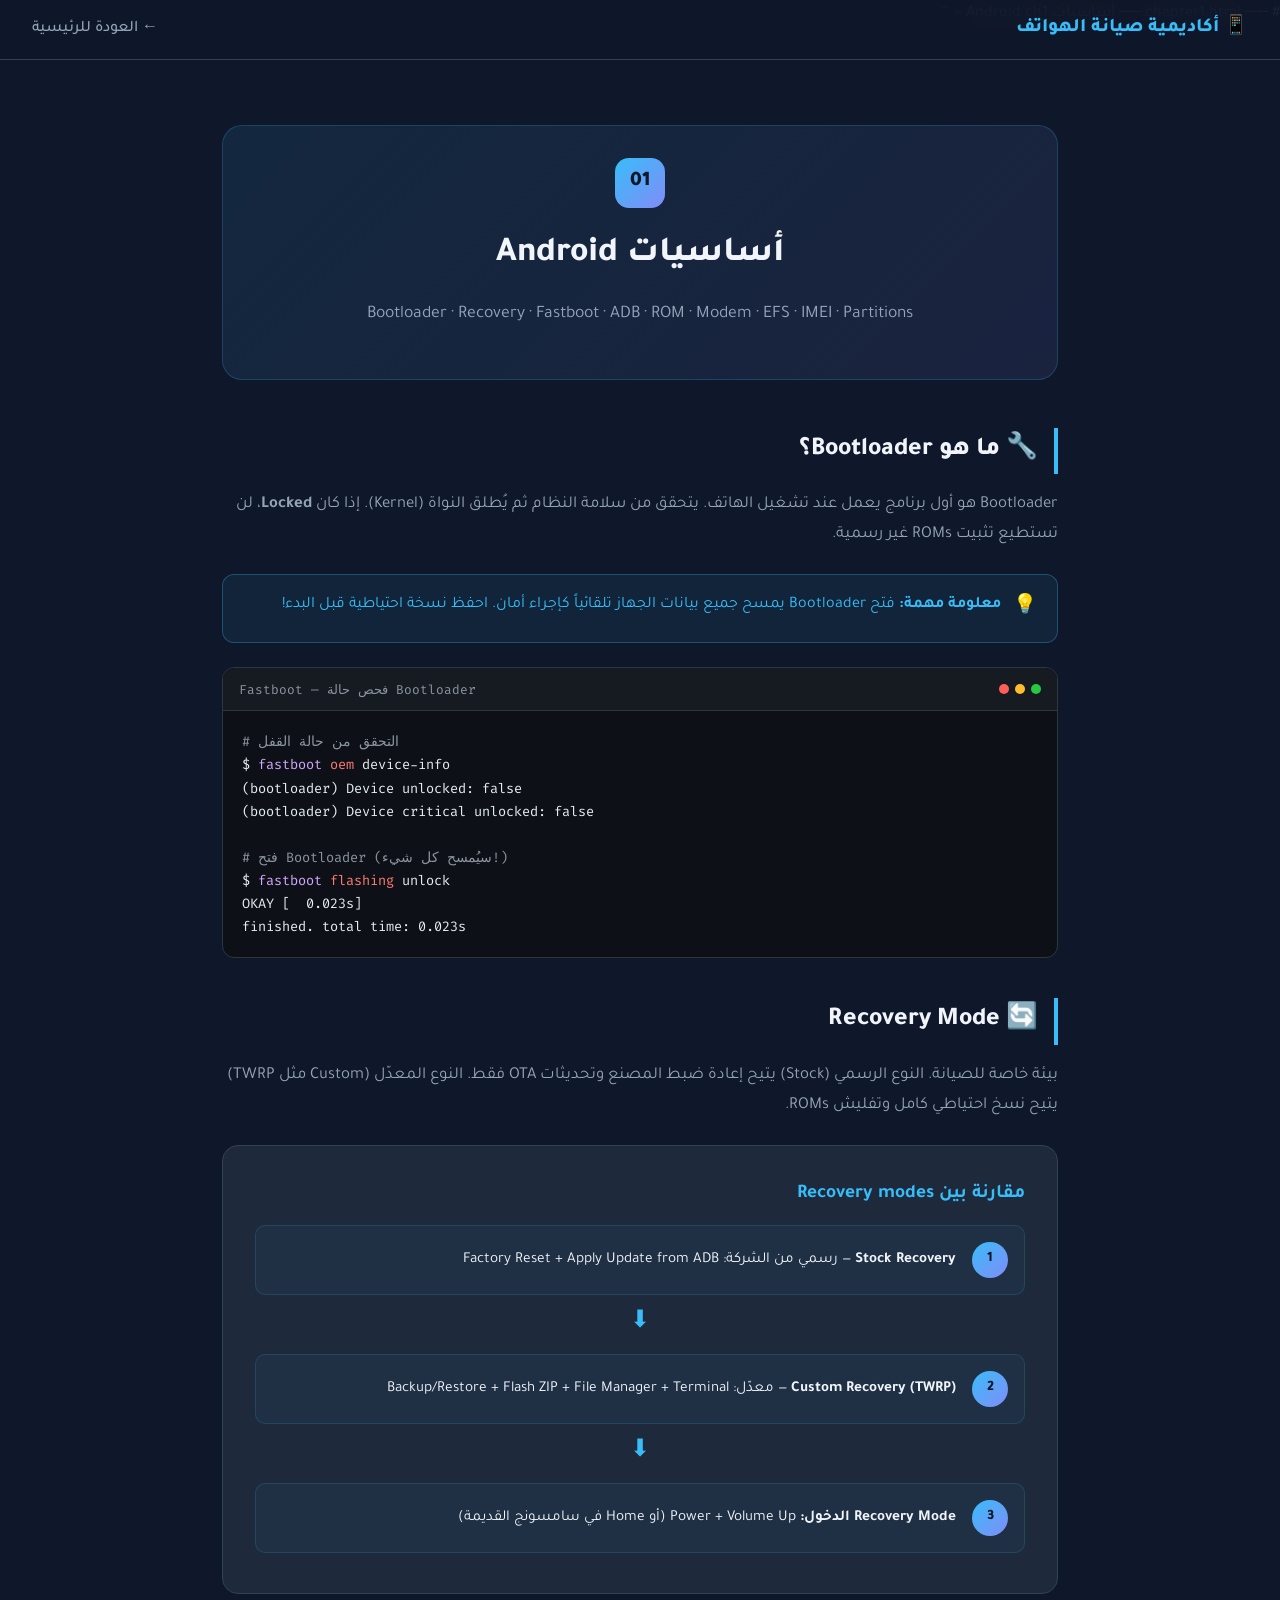
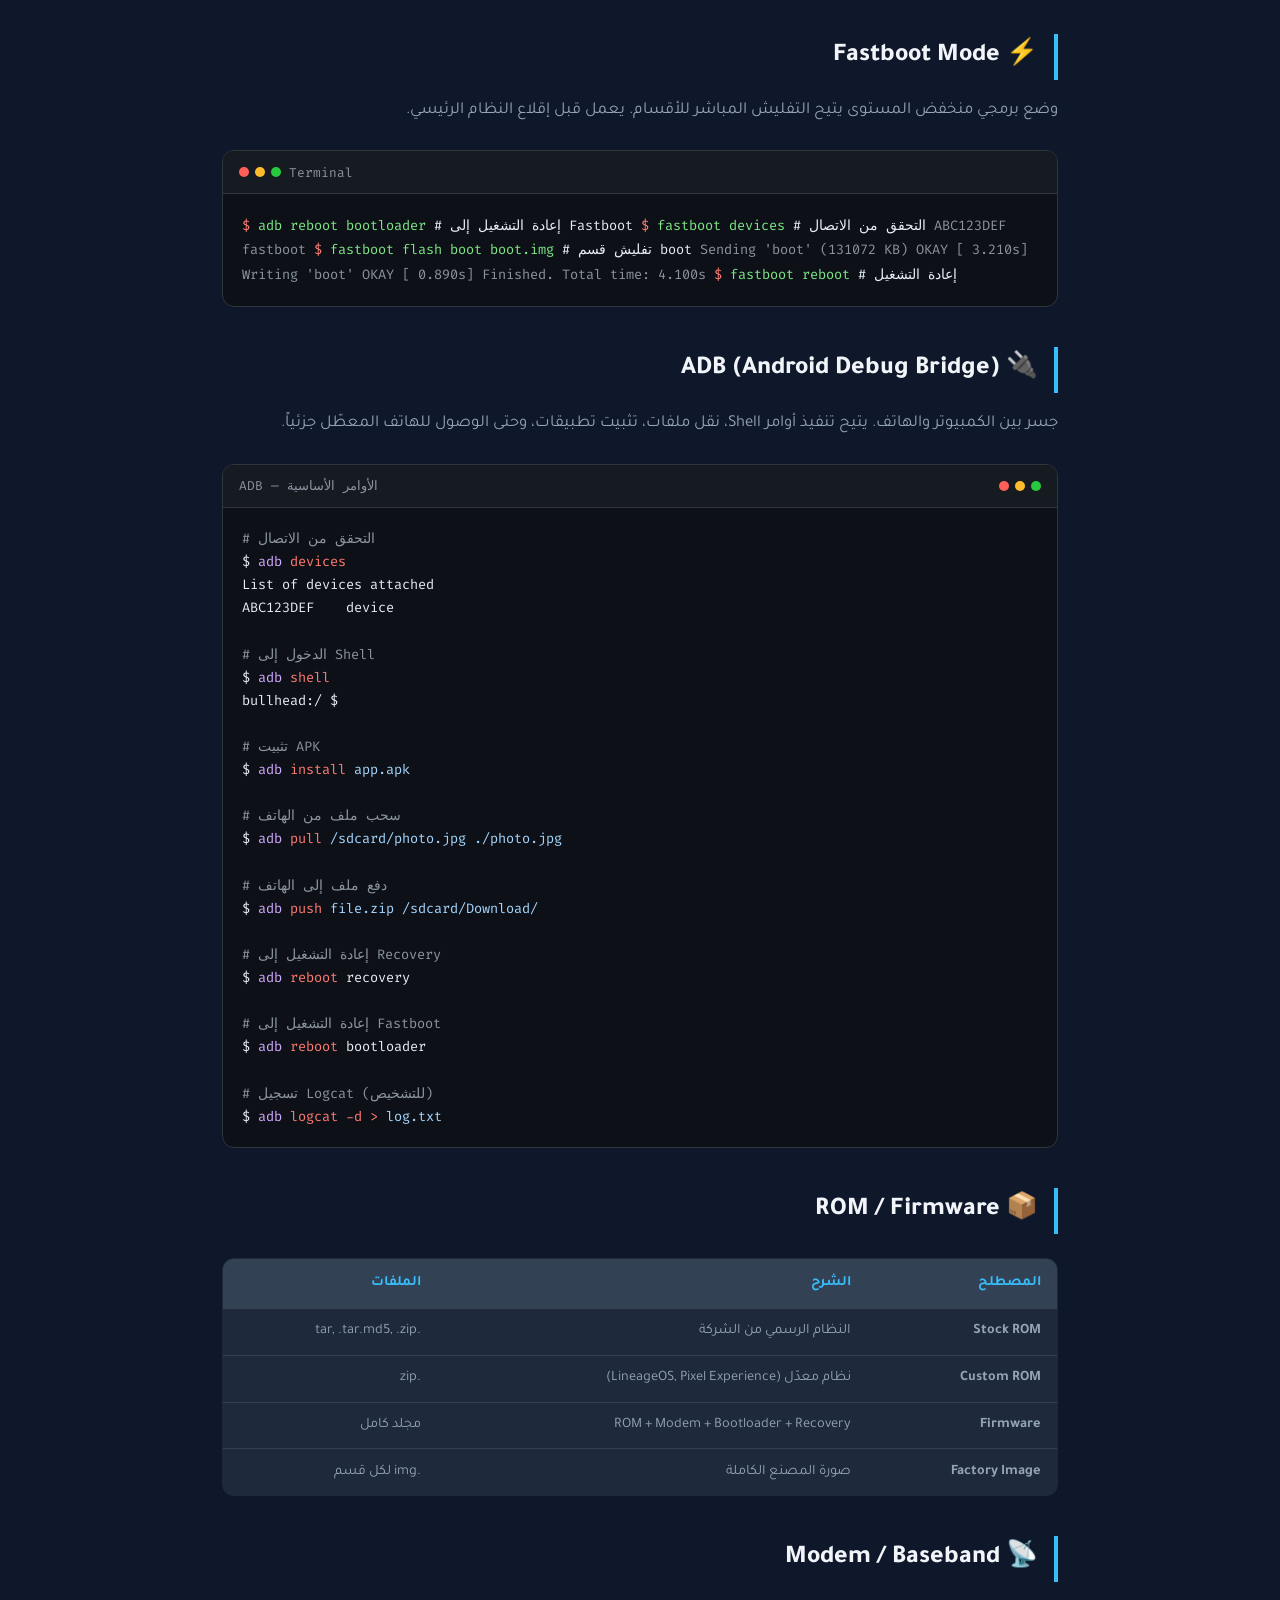
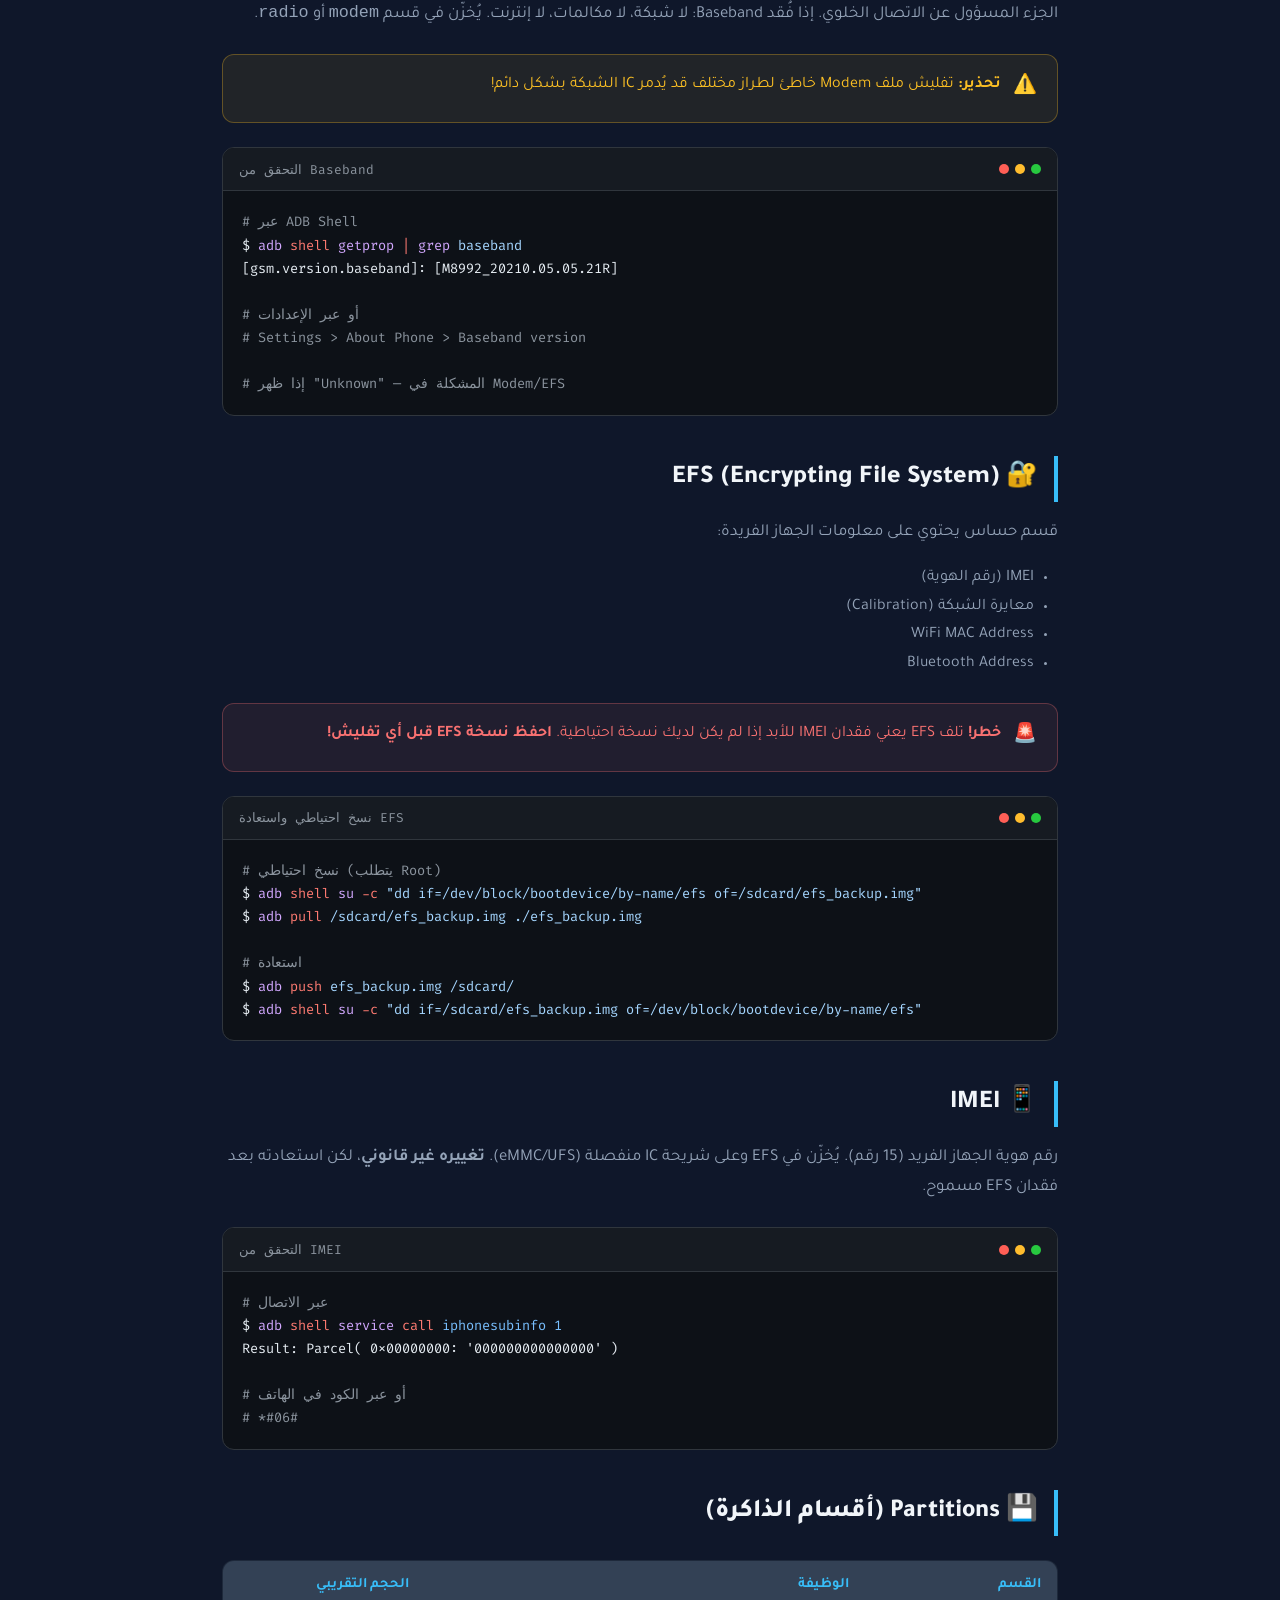
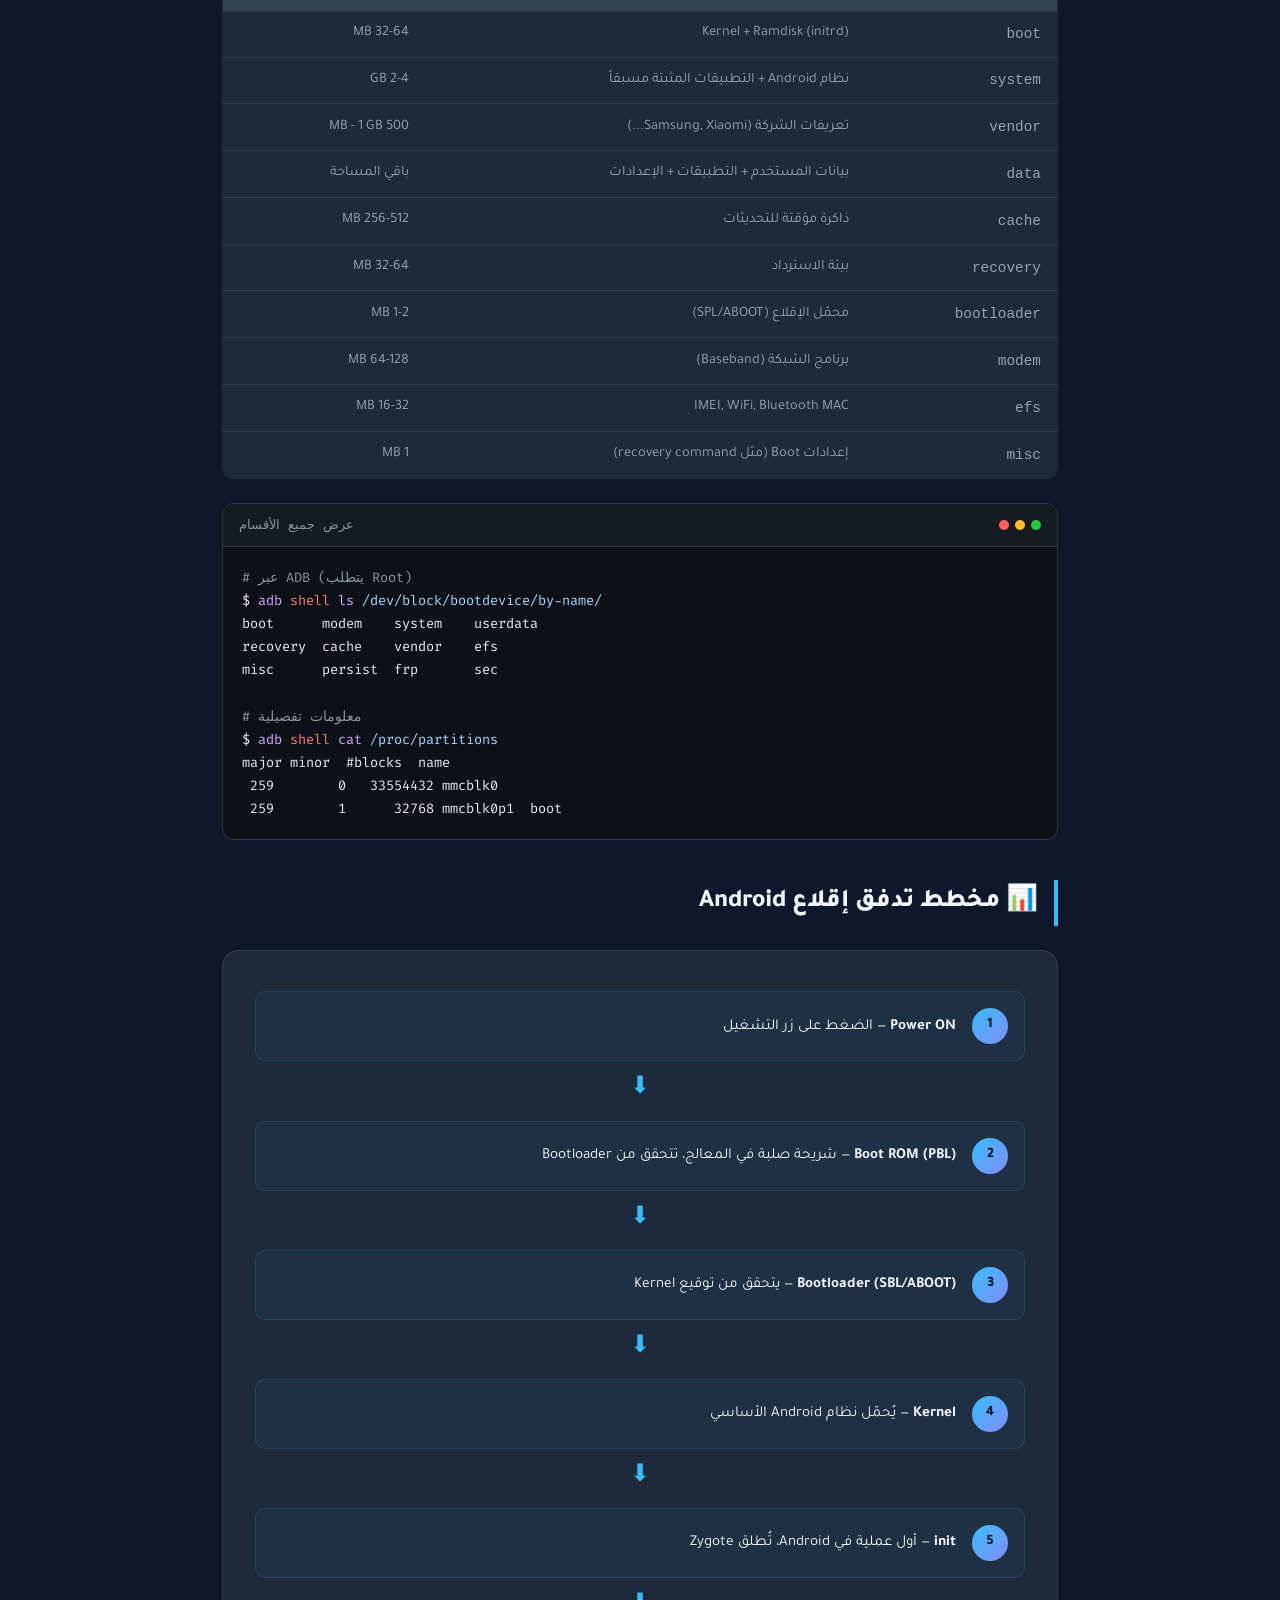
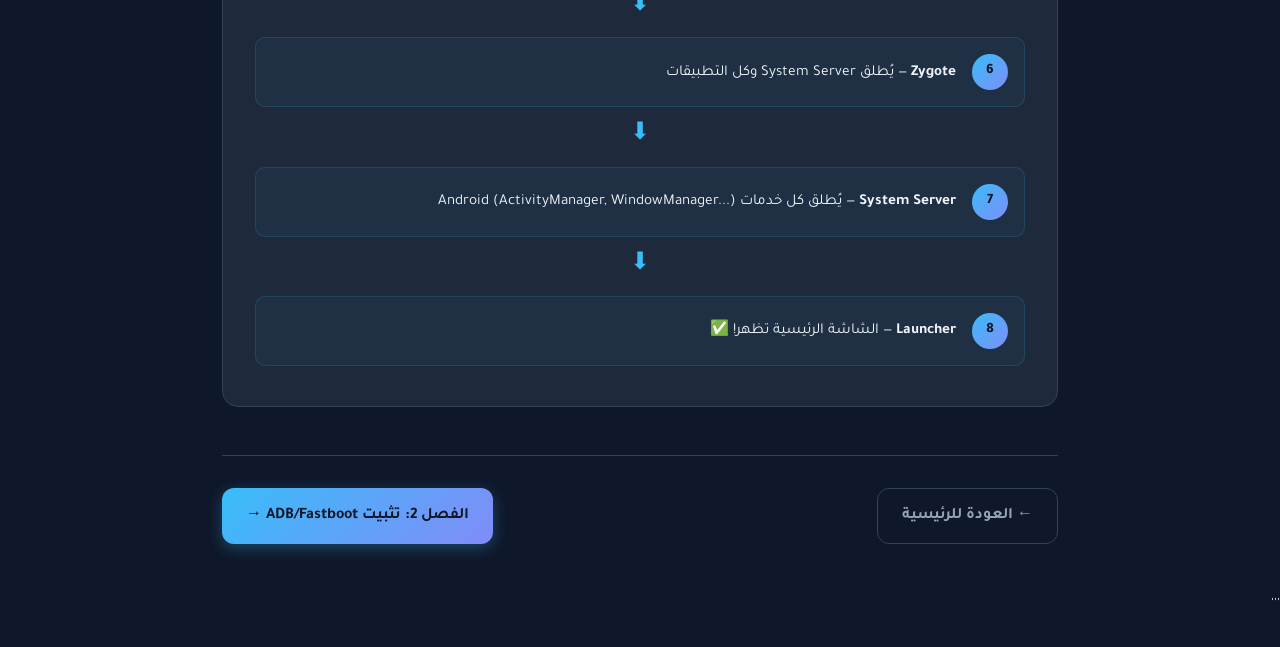
<file: chapter1.html>
# ── chapter1.html ── أساسيات Android
ch1 = '''<!DOCTYPE html>
<html lang="ar" dir="rtl">
<head>
<meta charset="UTF-8">
<meta name="viewport" content="width=device-width, initial-scale=1.0">
<title>الفصل 1: أساسيات Android | أكاديمية صيانة الهواتف</title>
<link href="https://fonts.googleapis.com/css2?family=Tajawal:wght@400;500;700;800;900&family=Fira+Code:wght@400;600&display=swap" rel="stylesheet">
<style>
:root {
  --c-bg: #0f172a; --c-surface: #1e293b; --c-surface2: #334155;
  --c-primary: #38bdf8; --c-secondary: #818cf8; --c-accent: #f472b6;
  --c-success: #34d399; --c-warning: #fbbf24; --c-danger: #f87171;
  --c-text: #f1f5f9; --c-text2: #94a3b8; --c-border: #334155;
  --glow: 0 0 20px rgba(56,189,248,0.15);
}
* { box-sizing: border-box; margin: 0; padding: 0; }
body { font-family: 'Tajawal', sans-serif; background: var(--c-bg); color: var(--c-text); line-height: 1.8; }

nav {
  position: fixed; top: 0; left: 0; right: 0; z-index: 1000;
  background: rgba(15,23,42,0.9); backdrop-filter: blur(20px);
  border-bottom: 1px solid var(--c-border); padding: 0.75rem 2rem;
  display: flex; align-items: center; justify-content: space-between;
}
.nav-logo { font-weight: 800; font-size: 1.2rem; color: var(--c-primary); text-decoration: none; }
.nav-back { color: var(--c-text2); text-decoration: none; font-weight: 500; transition: color 0.2s; }
.nav-back:hover { color: var(--c-primary); }

main { max-width: 900px; margin: 0 auto; padding: 6rem 2rem 3rem; }

.chapter-header {
  text-align: center; margin-bottom: 3rem; padding: 2rem;
  background: linear-gradient(135deg, rgba(56,189,248,0.1), rgba(129,140,248,0.1));
  border-radius: 20px; border: 1px solid rgba(56,189,248,0.2);
}
.chapter-num {
  display: inline-flex; align-items: center; justify-content: center;
  width: 50px; height: 50px; background: linear-gradient(135deg, var(--c-primary), var(--c-secondary));
  color: #0f172a; font-weight: 900; border-radius: 14px; font-size: 1.3rem; margin-bottom: 1rem;
}
.chapter-header h1 { font-size: 2.2rem; font-weight: 800; margin-bottom: 0.75rem; }
.chapter-header p { color: var(--c-text2); font-size: 1.1rem; }

h2 {
  font-size: 1.6rem; font-weight: 800; margin: 2.5rem 0 1rem;
  padding-right: 1rem; border-right: 4px solid var(--c-primary);
  color: var(--c-text);
}
h3 { font-size: 1.2rem; font-weight: 700; margin: 1.5rem 0 0.75rem; color: var(--c-primary); }
p { color: var(--c-text2); margin-bottom: 1rem; font-size: 1.05rem; }

.code-block {
  background: #0d1117; border: 1px solid #30363d; border-radius: 12px;
  overflow: hidden; margin: 1.5rem 0; direction: ltr; text-align: left;
}
.code-header {
  display: flex; align-items: center; justify-content: space-between;
  padding: 0.6rem 1rem; background: #161b22; border-bottom: 1px solid #30363d;
}
.code-title { font-family: 'Fira Code', monospace; font-size: 0.8rem; color: #8b949e; }
.code-dots { display: flex; gap: 6px; }
.code-dot { width: 10px; height: 10px; border-radius: 50%; }
.code-dot.r { background: #ff5f56; } .code-dot.y { background: #ffbd2e; } .code-dot.g { background: #27c93f; }
pre {
  padding: 1.2rem; overflow-x: auto; font-family: 'Fira Code', monospace;
  font-size: 0.85rem; line-height: 1.7; color: #e6edf3;
}
pre .comment { color: #8b949e; }
pre .keyword { color: #ff7b72; }
pre .string { color: #a5d6ff; }
pre .func { color: #d2a8ff; }
pre .num { color: #79c0ff; }

.terminal {
  background: #0d1117; border: 1px solid #30363d; border-radius: 12px;
  overflow: hidden; margin: 1.5rem 0; direction: ltr; text-align: left;
}
.terminal-header {
  display: flex; align-items: center; gap: 0.5rem;
  padding: 0.6rem 1rem; background: #161b22; border-bottom: 1px solid #30363d;
}
.terminal-body {
  padding: 1.2rem; font-family: 'Fira Code', monospace;
  font-size: 0.85rem; line-height: 1.8; color: #e6edf3;
}
.terminal-body .cmd { color: #7ee787; }
.terminal-body .output { color: #8b949e; }
.terminal-body .prompt { color: #ff7b72; }

.data-table {
  width: 100%; border-collapse: collapse; margin: 1.5rem 0;
  background: var(--c-surface); border-radius: 12px; overflow: hidden;
  border: 1px solid var(--c-border);
}
.data-table th {
  background: var(--c-surface2); padding: 1rem; text-align: right;
  font-weight: 700; color: var(--c-primary); font-size: 0.9rem;
}
.data-table td {
  padding: 0.9rem 1rem; border-top: 1px solid var(--c-border);
  color: var(--c-text2); font-size: 0.9rem;
}
.data-table tr:hover td { background: rgba(56,189,248,0.05); }

.alert {
  padding: 1rem 1.25rem; border-radius: 12px; margin: 1.5rem 0;
  display: flex; align-items: flex-start; gap: 0.75rem; border: 1px solid;
}
.alert-info { background: rgba(56,189,248,0.08); border-color: rgba(56,189,248,0.3); color: var(--c-primary); }
.alert-warn { background: rgba(251,191,36,0.08); border-color: rgba(251,191,36,0.3); color: var(--c-warning); }
.alert-danger { background: rgba(248,113,113,0.08); border-color: rgba(248,113,113,0.3); color: var(--c-danger); }
.alert-success { background: rgba(52,211,153,0.08); border-color: rgba(52,211,153,0.3); color: var(--c-success); }
.alert-icon { font-size: 1.2rem; flex-shrink: 0; }

.img-wrap {
  border-radius: 16px; overflow: hidden; margin: 1.5rem 0;
  border: 1px solid var(--c-border); background: var(--c-surface);
}
.img-wrap img { width: 100%; height: auto; display: block; }
.img-caption {
  padding: 0.75rem 1rem; text-align: center; color: var(--c-text2);
  font-size: 0.85rem; background: var(--c-surface); border-top: 1px solid var(--c-border);
}

.diagram-box {
  background: var(--c-surface); border: 1px solid var(--c-border);
  border-radius: 16px; padding: 2rem; margin: 1.5rem 0;
}
.diagram-step {
  display: flex; align-items: center; gap: 1rem;
  padding: 1rem; margin: 0.5rem 0; border-radius: 10px;
  background: rgba(56,189,248,0.05); border: 1px solid rgba(56,189,248,0.15);
}
.diagram-step .num {
  width: 36px; height: 36px; border-radius: 50%;
  background: linear-gradient(135deg, var(--c-primary), var(--c-secondary));
  color: #0f172a; display: flex; align-items: center; justify-content: center;
  font-weight: 800; font-size: 0.9rem; flex-shrink: 0;
}
.diagram-step .text { font-size: 0.95rem; color: var(--c-text); }
.diagram-arrow {
  text-align: center; font-size: 1.5rem; color: var(--c-primary); margin: 0.25rem 0;
}

.next-prev {
  display: flex; justify-content: space-between; margin-top: 3rem;
  padding-top: 2rem; border-top: 1px solid var(--c-border);
}
.next-prev a {
  display: inline-flex; align-items: center; gap: 0.5rem;
  padding: 0.8rem 1.5rem; border-radius: 12px;
  text-decoration: none; font-weight: 700; transition: all 0.3s;
}
.next-prev .prev { color: var(--c-text2); border: 1px solid var(--c-border); }
.next-prev .prev:hover { border-color: var(--c-primary); color: var(--c-primary); }
.next-prev .next {
  background: linear-gradient(135deg, var(--c-primary), var(--c-secondary));
  color: #0f172a; box-shadow: 0 4px 15px rgba(56,189,248,0.3);
}
.next-prev .next:hover { transform: translateX(-3px); }

::-webkit-scrollbar { width: 8px; }
::-webkit-scrollbar-track { background: var(--c-bg); }
::-webkit-scrollbar-thumb { background: var(--c-surface2); border-radius: 4px; }
::-webkit-scrollbar-thumb:hover { background: var(--c-primary); }

@media (max-width: 768px) {
  main { padding: 5rem 1rem 2rem; }
  .chapter-header h1 { font-size: 1.6rem; }
  h2 { font-size: 1.3rem; }
}
</style>
</head>
<body>

<nav>
  <a href="index.html" class="nav-logo">📱 أكاديمية صيانة الهواتف</a>
  <a href="index.html" class="nav-back">← العودة للرئيسية</a>
</nav>

<main>

<div class="chapter-header">
  <div class="chapter-num">01</div>
  <h1>أساسيات Android</h1>
  <p>Bootloader · Recovery · Fastboot · ADB · ROM · Modem · EFS · IMEI · Partitions</p>
</div>

<h2>🔧 ما هو Bootloader؟</h2>
<p>Bootloader هو أول برنامج يعمل عند تشغيل الهاتف. يتحقق من سلامة النظام ثم يُطلق النواة (Kernel). إذا كان <strong>Locked</strong>، لن تستطيع تثبيت ROMs غير رسمية.</p>

<div class="alert alert-info">
  <span class="alert-icon">💡</span>
  <div><strong>معلومة مهمة:</strong> فتح Bootloader يمسح جميع بيانات الجهاز تلقائياً كإجراء أمان. احفظ نسخة احتياطية قبل البدء!</div>
</div>

<div class="code-block">
  <div class="code-header">
    <span class="code-title">Fastboot — فحص حالة Bootloader</span>
    <div class="code-dots"><span class="code-dot r"></span><span class="code-dot y"></span><span class="code-dot g"></span></div>
  </div>
  <pre><span class="comment"># التحقق من حالة القفل</span>
<span class="prompt">$</span> <span class="func">fastboot</span> <span class="keyword">oem</span> device-info
<span class="output">(bootloader) Device unlocked: false</span>
<span class="output">(bootloader) Device critical unlocked: false</span>

<span class="comment"># فتح Bootloader (سيُمسح كل شيء!)</span>
<span class="prompt">$</span> <span class="func">fastboot</span> <span class="keyword">flashing</span> unlock
<span class="output">OKAY [  0.023s]</span>
<span class="output">finished. total time: 0.023s</span></pre>
</div>

<h2>🔄 Recovery Mode</h2>
<p>بيئة خاصة للصيانة. النوع الرسمي (Stock) يتيح إعادة ضبط المصنع وتحديثات OTA فقط. النوع المعدّل (Custom مثل TWRP) يتيح نسخ احتياطي كامل وتفليش ROMs.</p>

<div class="diagram-box">
  <h3 style="margin-top:0">مقارنة بين Recovery modes</h3>
  <div class="diagram-step">
    <div class="num">1</div>
    <div class="text"><strong>Stock Recovery</strong> — رسمي من الشركة: Factory Reset + Apply Update from ADB</div>
  </div>
  <div class="diagram-arrow">⬇</div>
  <div class="diagram-step">
    <div class="num">2</div>
    <div class="text"><strong>Custom Recovery (TWRP)</strong> — معدّل: Backup/Restore + Flash ZIP + File Manager + Terminal</div>
  </div>
  <div class="diagram-arrow">⬇</div>
  <div class="diagram-step">
    <div class="num">3</div>
    <div class="text"><strong>Recovery Mode الدخول:</strong> Power + Volume Up (أو Home في سامسونج القديمة)</div>
  </div>
</div>

<h2>⚡ Fastboot Mode</h2>
<p>وضع برمجي منخفض المستوى يتيح التفليش المباشر للأقسام. يعمل قبل إقلاع النظام الرئيسي.</p>

<div class="terminal">
  <div class="terminal-header">
    <div class="code-dots"><span class="code-dot r"></span><span class="code-dot y"></span><span class="code-dot g"></span></div>
    <span class="code-title">Terminal</span>
  </div>
  <div class="terminal-body">
<span class="prompt">$</span> <span class="cmd">adb reboot bootloader</span>          <span class="comment"># إعادة التشغيل إلى Fastboot</span>
<span class="prompt">$</span> <span class="cmd">fastboot devices</span>                 <span class="comment"># التحقق من الاتصال</span>
<span class="output">ABC123DEF    fastboot</span>
<span class="prompt">$</span> <span class="cmd">fastboot flash boot boot.img</span>     <span class="comment"># تفليش قسم boot</span>
<span class="output">Sending 'boot' (131072 KB)       OKAY [  3.210s]</span>
<span class="output">Writing 'boot'                   OKAY [  0.890s]</span>
<span class="output">Finished. Total time: 4.100s</span>
<span class="prompt">$</span> <span class="cmd">fastboot reboot</span>                  <span class="comment"># إعادة التشغيل</span>
  </div>
</div>

<h2>🔌 ADB (Android Debug Bridge)</h2>
<p>جسر بين الكمبيوتر والهاتف. يتيح تنفيذ أوامر Shell، نقل ملفات، تثبيت تطبيقات، وحتى الوصول للهاتف المعطّل جزئياً.</p>

<div class="code-block">
  <div class="code-header">
    <span class="code-title">ADB — الأوامر الأساسية</span>
    <div class="code-dots"><span class="code-dot r"></span><span class="code-dot y"></span><span class="code-dot g"></span></div>
  </div>
  <pre><span class="comment"># التحقق من الاتصال</span>
<span class="prompt">$</span> <span class="func">adb</span> <span class="keyword">devices</span>
<span class="output">List of devices attached</span>
<span class="output">ABC123DEF    device</span>

<span class="comment"># الدخول إلى Shell</span>
<span class="prompt">$</span> <span class="func">adb</span> <span class="keyword">shell</span>
<span class="output">bullhead:/ $</span>

<span class="comment"># تثبيت APK</span>
<span class="prompt">$</span> <span class="func">adb</span> <span class="keyword">install</span> <span class="string">app.apk</span>

<span class="comment"># سحب ملف من الهاتف</span>
<span class="prompt">$</span> <span class="func">adb</span> <span class="keyword">pull</span> <span class="string">/sdcard/photo.jpg</span> <span class="string">./photo.jpg</span>

<span class="comment"># دفع ملف إلى الهاتف</span>
<span class="prompt">$</span> <span class="func">adb</span> <span class="keyword">push</span> <span class="string">file.zip</span> <span class="string">/sdcard/Download/</span>

<span class="comment"># إعادة التشغيل إلى Recovery</span>
<span class="prompt">$</span> <span class="func">adb</span> <span class="keyword">reboot</span> recovery

<span class="comment"># إعادة التشغيل إلى Fastboot</span>
<span class="prompt">$</span> <span class="func">adb</span> <span class="keyword">reboot</span> bootloader

<span class="comment"># تسجيل Logcat (للتشخيص)</span>
<span class="prompt">$</span> <span class="func">adb</span> <span class="keyword">logcat</span> <span class="keyword">-d</span> <span class="keyword">></span> <span class="string">log.txt</span></pre>
</div>

<h2>📦 ROM / Firmware</h2>

<table class="data-table">
  <tr>
    <th>المصطلح</th>
    <th>الشرح</th>
    <th>الملفات</th>
  </tr>
  <tr>
    <td><strong>Stock ROM</strong></td>
    <td>النظام الرسمي من الشركة</td>
    <td>.tar, .tar.md5, .zip</td>
  </tr>
  <tr>
    <td><strong>Custom ROM</strong></td>
    <td>نظام معدّل (LineageOS, Pixel Experience)</td>
    <td>.zip</td>
  </tr>
  <tr>
    <td><strong>Firmware</strong></td>
    <td>ROM + Modem + Bootloader + Recovery</td>
    <td>مجلد كامل</td>
  </tr>
  <tr>
    <td><strong>Factory Image</strong></td>
    <td>صورة المصنع الكاملة</td>
    <td>.img لكل قسم</td>
  </tr>
</table>

<h2>📡 Modem / Baseband</h2>
<p>الجزء المسؤول عن الاتصال الخلوي. إذا فُقد Baseband: لا شبكة، لا مكالمات، لا إنترنت. يُخزّن في قسم <code>modem</code> أو <code>radio</code>.</p>

<div class="alert alert-warn">
  <span class="alert-icon">⚠️</span>
  <div><strong>تحذير:</strong> تفليش ملف Modem خاطئ لطراز مختلف قد يُدمر IC الشبكة بشكل دائم!</div>
</div>

<div class="code-block">
  <div class="code-header">
    <span class="code-title">التحقق من Baseband</span>
    <div class="code-dots"><span class="code-dot r"></span><span class="code-dot y"></span><span class="code-dot g"></span></div>
  </div>
  <pre><span class="comment"># عبر ADB Shell</span>
<span class="prompt">$</span> <span class="func">adb</span> <span class="keyword">shell</span> <span class="func">getprop</span> <span class="keyword">|</span> <span class="func">grep</span> <span class="string">baseband</span>
<span class="output">[gsm.version.baseband]: [M8992_20210.05.05.21R]</span>

<span class="comment"># أو عبر الإعدادات</span>
<span class="comment"># Settings > About Phone > Baseband version</span>

<span class="comment"># إذا ظهر "Unknown" — المشكلة في Modem/EFS</span></pre>
</div>

<h2>🔐 EFS (Encrypting File System)</h2>
<p>قسم حساس يحتوي على معلومات الجهاز الفريدة:</p>
<ul style="color:var(--c-text2); margin:1rem 0; padding-right:1.5rem;">
  <li>IMEI (رقم الهوية)</li>
  <li>معايرة الشبكة (Calibration)</li>
  <li>WiFi MAC Address</li>
  <li>Bluetooth Address</li>
</ul>

<div class="alert alert-danger">
  <span class="alert-icon">🚨</span>
  <div><strong>خطر!</strong> تلف EFS يعني فقدان IMEI للأبد إذا لم يكن لديك نسخة احتياطية. <strong>احفظ نسخة EFS قبل أي تفليش!</strong></div>
</div>

<div class="code-block">
  <div class="code-header">
    <span class="code-title">نسخ احتياطي واستعادة EFS</span>
    <div class="code-dots"><span class="code-dot r"></span><span class="code-dot y"></span><span class="code-dot g"></span></div>
  </div>
  <pre><span class="comment"># نسخ احتياطي (يتطلب Root)</span>
<span class="prompt">$</span> <span class="func">adb</span> <span class="keyword">shell</span> <span class="func">su</span> <span class="keyword">-c</span> <span class="string">"dd if=/dev/block/bootdevice/by-name/efs of=/sdcard/efs_backup.img"</span>
<span class="prompt">$</span> <span class="func">adb</span> <span class="keyword">pull</span> <span class="string">/sdcard/efs_backup.img</span> <span class="string">./efs_backup.img</span>

<span class="comment"># استعادة</span>
<span class="prompt">$</span> <span class="func">adb</span> <span class="keyword">push</span> <span class="string">efs_backup.img</span> <span class="string">/sdcard/</span>
<span class="prompt">$</span> <span class="func">adb</span> <span class="keyword">shell</span> <span class="func">su</span> <span class="keyword">-c</span> <span class="string">"dd if=/sdcard/efs_backup.img of=/dev/block/bootdevice/by-name/efs"</span></pre>
</div>

<h2>📱 IMEI</h2>
<p>رقم هوية الجهاز الفريد (15 رقم). يُخزّن في EFS وعلى شريحة IC منفصلة (eMMC/UFS). <strong>تغييره غير قانوني</strong>، لكن استعادته بعد فقدان EFS مسموح.</p>

<div class="code-block">
  <div class="code-header">
    <span class="code-title">التحقق من IMEI</span>
    <div class="code-dots"><span class="code-dot r"></span><span class="code-dot y"></span><span class="code-dot g"></span></div>
  </div>
  <pre><span class="comment"># عبر الاتصال</span>
<span class="prompt">$</span> <span class="func">adb</span> <span class="keyword">shell</span> <span class="func">service</span> <span class="keyword">call</span> <span class="num">iphonesubinfo</span> <span class="num">1</span>
<span class="output">Result: Parcel( 0x00000000: '000000000000000' )</span>

<span class="comment"># أو عبر الكود في الهاتف</span>
<span class="comment"># *#06#</span></pre>
</div>

<h2>💾 Partitions (أقسام الذاكرة)</h2>

<table class="data-table">
  <tr>
    <th>القسم</th>
    <th>الوظيفة</th>
    <th>الحجم التقريبي</th>
  </tr>
  <tr>
    <td><code>boot</code></td>
    <td>Kernel + Ramdisk (initrd)</td>
    <td>32-64 MB</td>
  </tr>
  <tr>
    <td><code>system</code></td>
    <td>نظام Android + التطبيقات المثبتة مسبقاً</td>
    <td>2-4 GB</td>
  </tr>
  <tr>
    <td><code>vendor</code></td>
    <td>تعريفات الشركة (Samsung, Xiaomi...)</td>
    <td>500 MB - 1 GB</td>
  </tr>
  <tr>
    <td><code>data</code></td>
    <td>بيانات المستخدم + التطبيقات + الإعدادات</td>
    <td>باقي المساحة</td>
  </tr>
  <tr>
    <td><code>cache</code></td>
    <td>ذاكرة مؤقتة للتحديثات</td>
    <td>256-512 MB</td>
  </tr>
  <tr>
    <td><code>recovery</code></td>
    <td>بيئة الاسترداد</td>
    <td>32-64 MB</td>
  </tr>
  <tr>
    <td><code>bootloader</code></td>
    <td>محمّل الإقلاع (SPL/ABOOT)</td>
    <td>1-2 MB</td>
  </tr>
  <tr>
    <td><code>modem</code></td>
    <td>برنامج الشبكة (Baseband)</td>
    <td>64-128 MB</td>
  </tr>
  <tr>
    <td><code>efs</code></td>
    <td>IMEI, WiFi, Bluetooth MAC</td>
    <td>16-32 MB</td>
  </tr>
  <tr>
    <td><code>misc</code></td>
    <td>إعدادات Boot (مثل recovery command)</td>
    <td>1 MB</td>
  </tr>
</table>

<div class="code-block">
  <div class="code-header">
    <span class="code-title">عرض جميع الأقسام</span>
    <div class="code-dots"><span class="code-dot r"></span><span class="code-dot y"></span><span class="code-dot g"></span></div>
  </div>
  <pre><span class="comment"># عبر ADB (يتطلب Root)</span>
<span class="prompt">$</span> <span class="func">adb</span> <span class="keyword">shell</span> <span class="func">ls</span> <span class="string">/dev/block/bootdevice/by-name/</span>
<span class="output">boot      modem    system    userdata</span>
<span class="output">recovery  cache    vendor    efs</span>
<span class="output">misc      persist  frp       sec</span>

<span class="comment"># معلومات تفصيلية</span>
<span class="prompt">$</span> <span class="func">adb</span> <span class="keyword">shell</span> <span class="func">cat</span> <span class="string">/proc/partitions</span>
<span class="output">major minor  #blocks  name</span>
<span class="output"> 259        0   33554432 mmcblk0</span>
<span class="output"> 259        1      32768 mmcblk0p1  boot</span></pre>
</div>

<h2>📊 مخطط تدفق إقلاع Android</h2>

<div class="diagram-box">
  <div class="diagram-step">
    <div class="num">1</div>
    <div class="text"><strong>Power ON</strong> — الضغط على زر التشغيل</div>
  </div>
  <div class="diagram-arrow">⬇</div>
  <div class="diagram-step">
    <div class="num">2</div>
    <div class="text"><strong>Boot ROM (PBL)</strong> — شريحة صلبة في المعالج، تتحقق من Bootloader</div>
  </div>
  <div class="diagram-arrow">⬇</div>
  <div class="diagram-step">
    <div class="num">3</div>
    <div class="text"><strong>Bootloader (SBL/ABOOT)</strong> — يتحقق من توقيع Kernel</div>
  </div>
  <div class="diagram-arrow">⬇</div>
  <div class="diagram-step">
    <div class="num">4</div>
    <div class="text"><strong>Kernel</strong> — يُحمّل نظام Android الأساسي</div>
  </div>
  <div class="diagram-arrow">⬇</div>
  <div class="diagram-step">
    <div class="num">5</div>
    <div class="text"><strong>init</strong> — أول عملية في Android، تُطلق Zygote</div>
  </div>
  <div class="diagram-arrow">⬇</div>
  <div class="diagram-step">
    <div class="num">6</div>
    <div class="text"><strong>Zygote</strong> — يُطلق System Server وكل التطبيقات</div>
  </div>
  <div class="diagram-arrow">⬇</div>
  <div class="diagram-step">
    <div class="num">7</div>
    <div class="text"><strong>System Server</strong> — يُطلق كل خدمات Android (ActivityManager, WindowManager...)</div>
  </div>
  <div class="diagram-arrow">⬇</div>
  <div class="diagram-step">
    <div class="num">8</div>
    <div class="text"><strong>Launcher</strong> — الشاشة الرئيسية تظهر! ✅</div>
  </div>
</div>

<div class="next-prev">
  <a href="index.html" class="prev">← العودة للرئيسية</a>
  <a href="chapter2.html" class="next">الفصل 2: تثبيت ADB/Fastboot →</a>
</div>

</main>

</body>
</html>'''
</file>
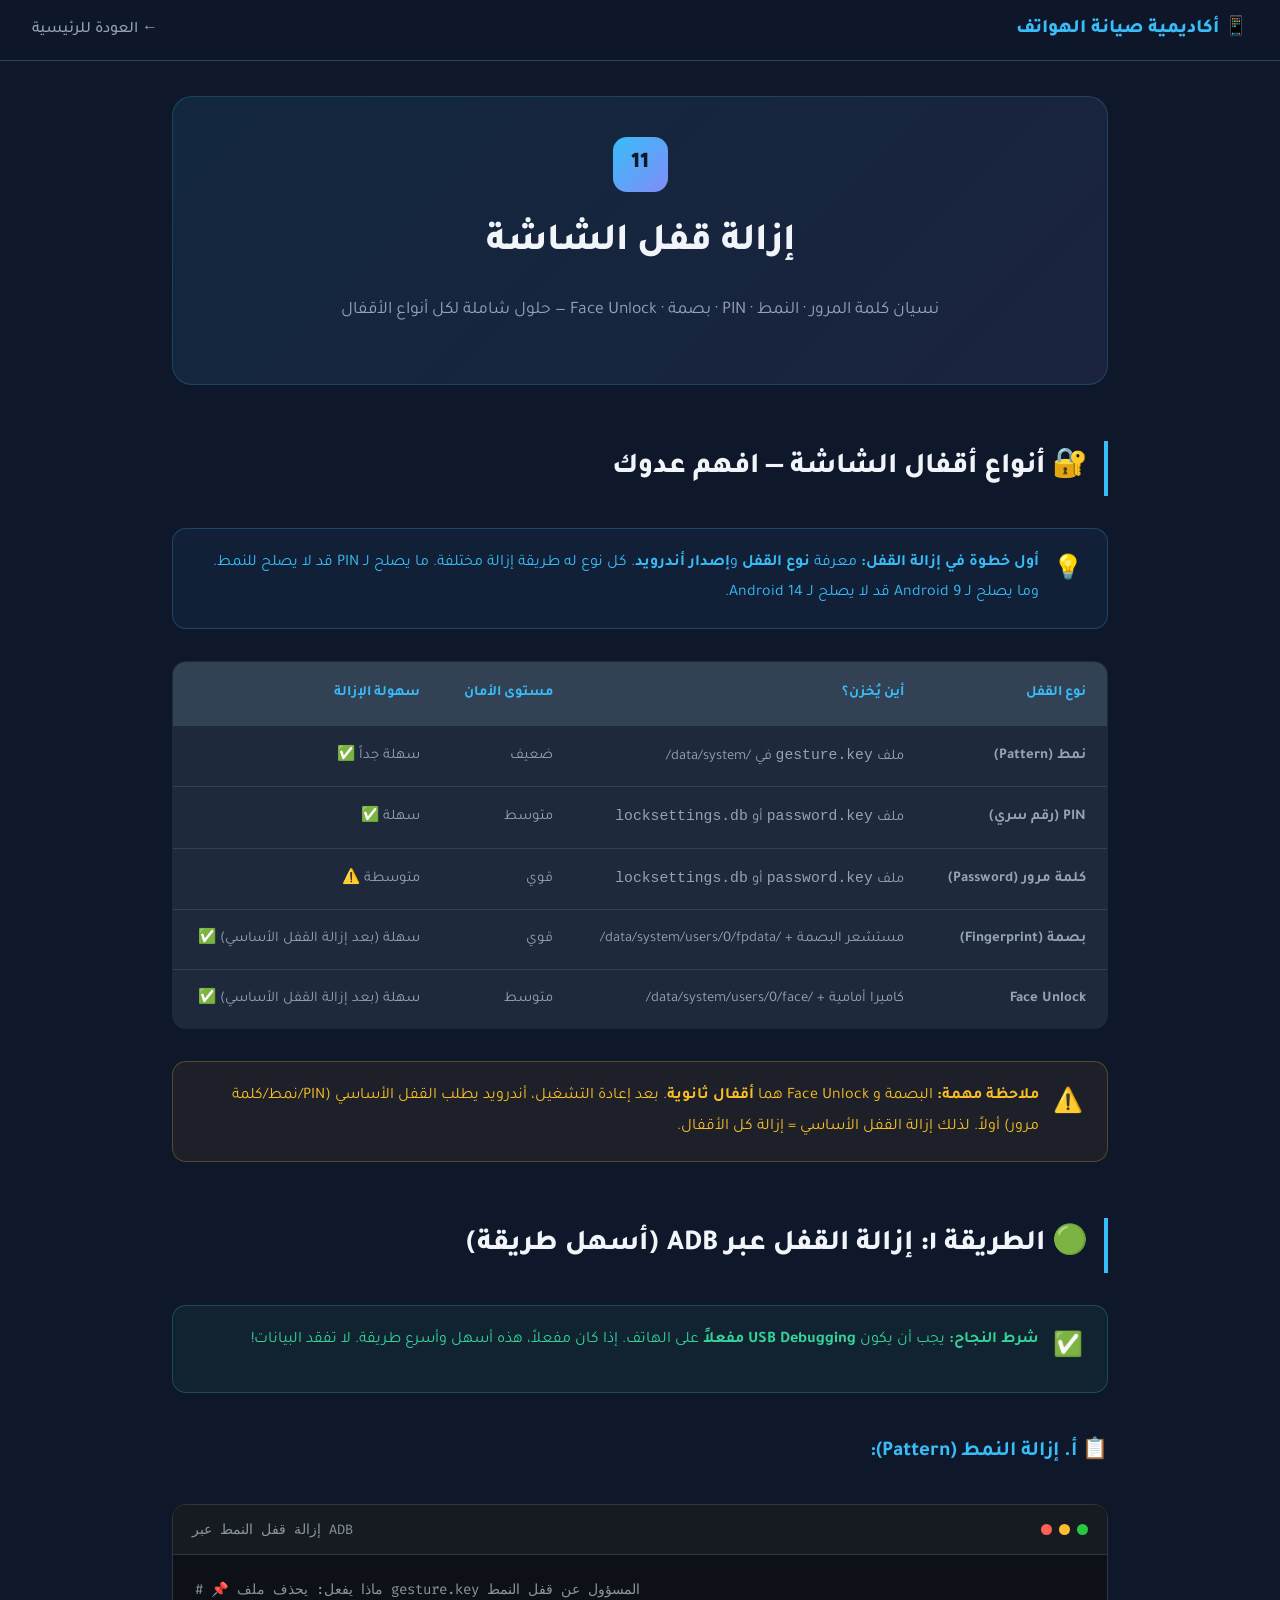
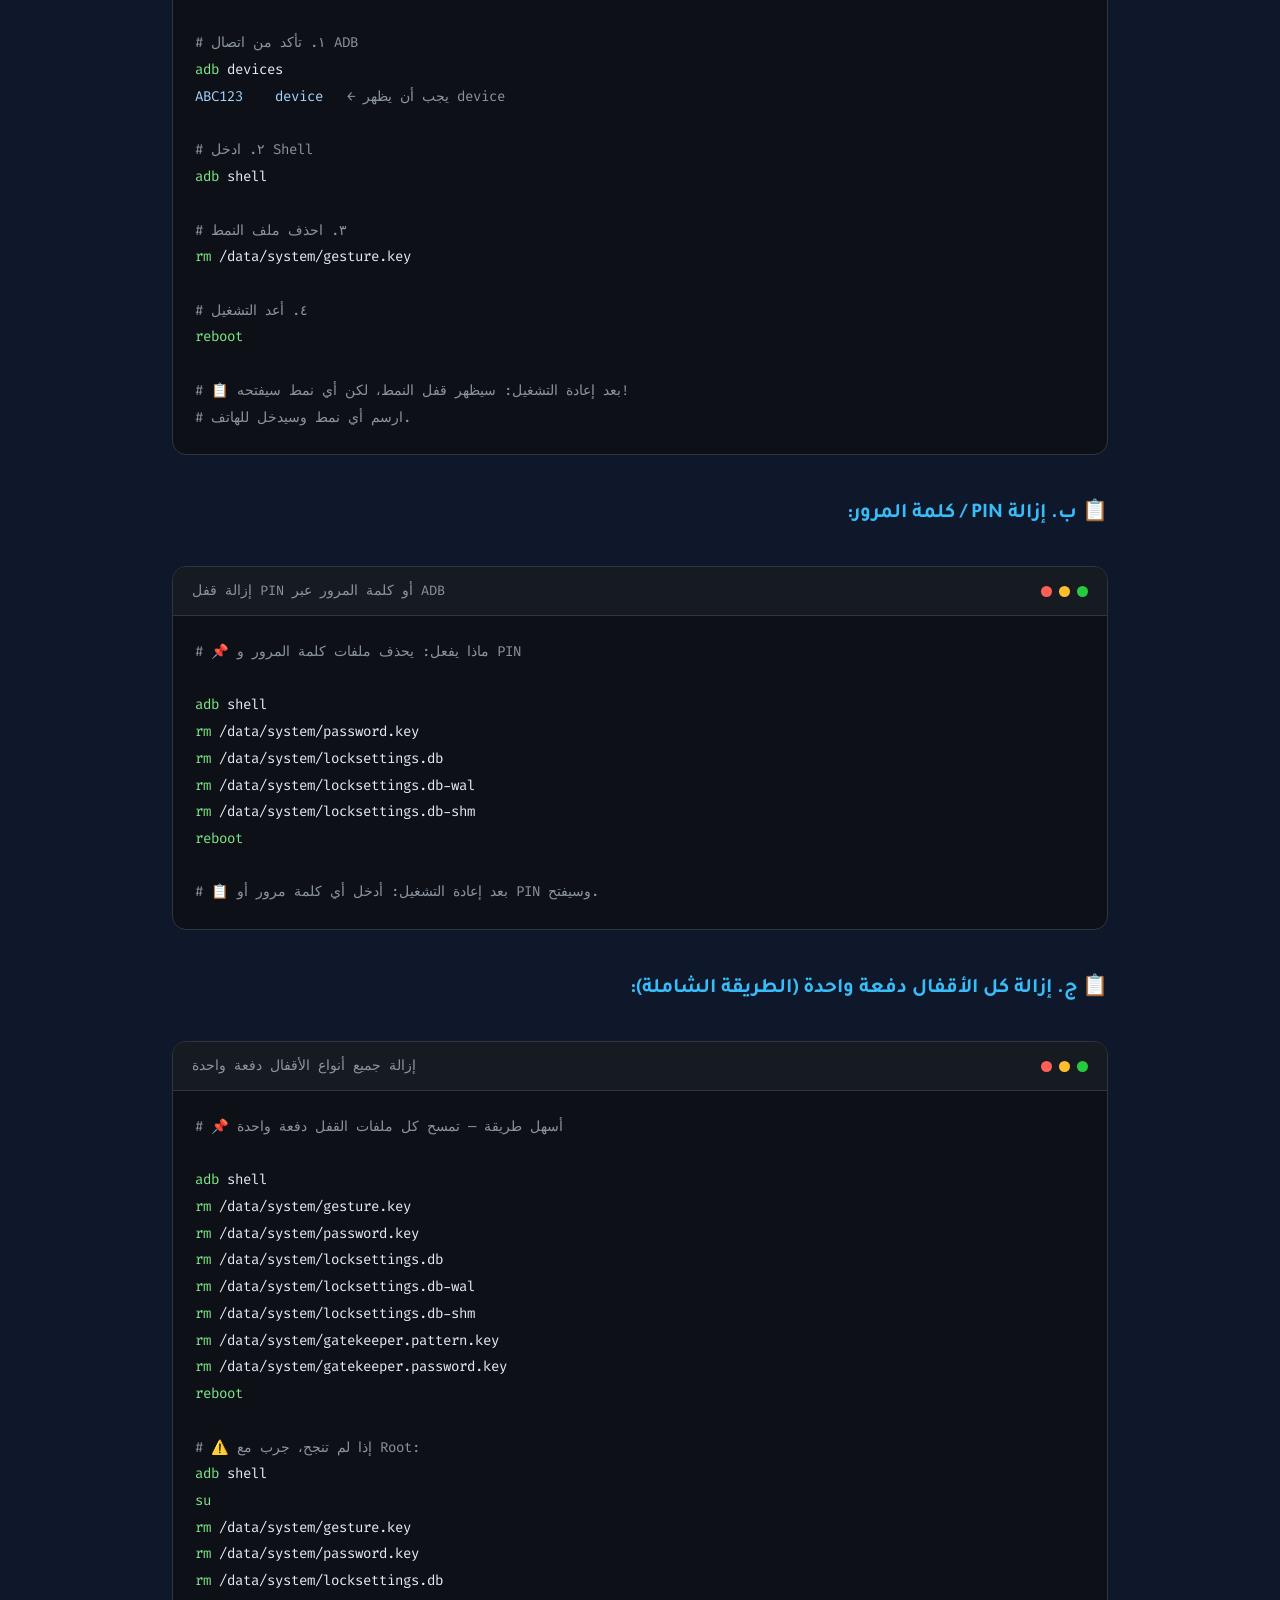
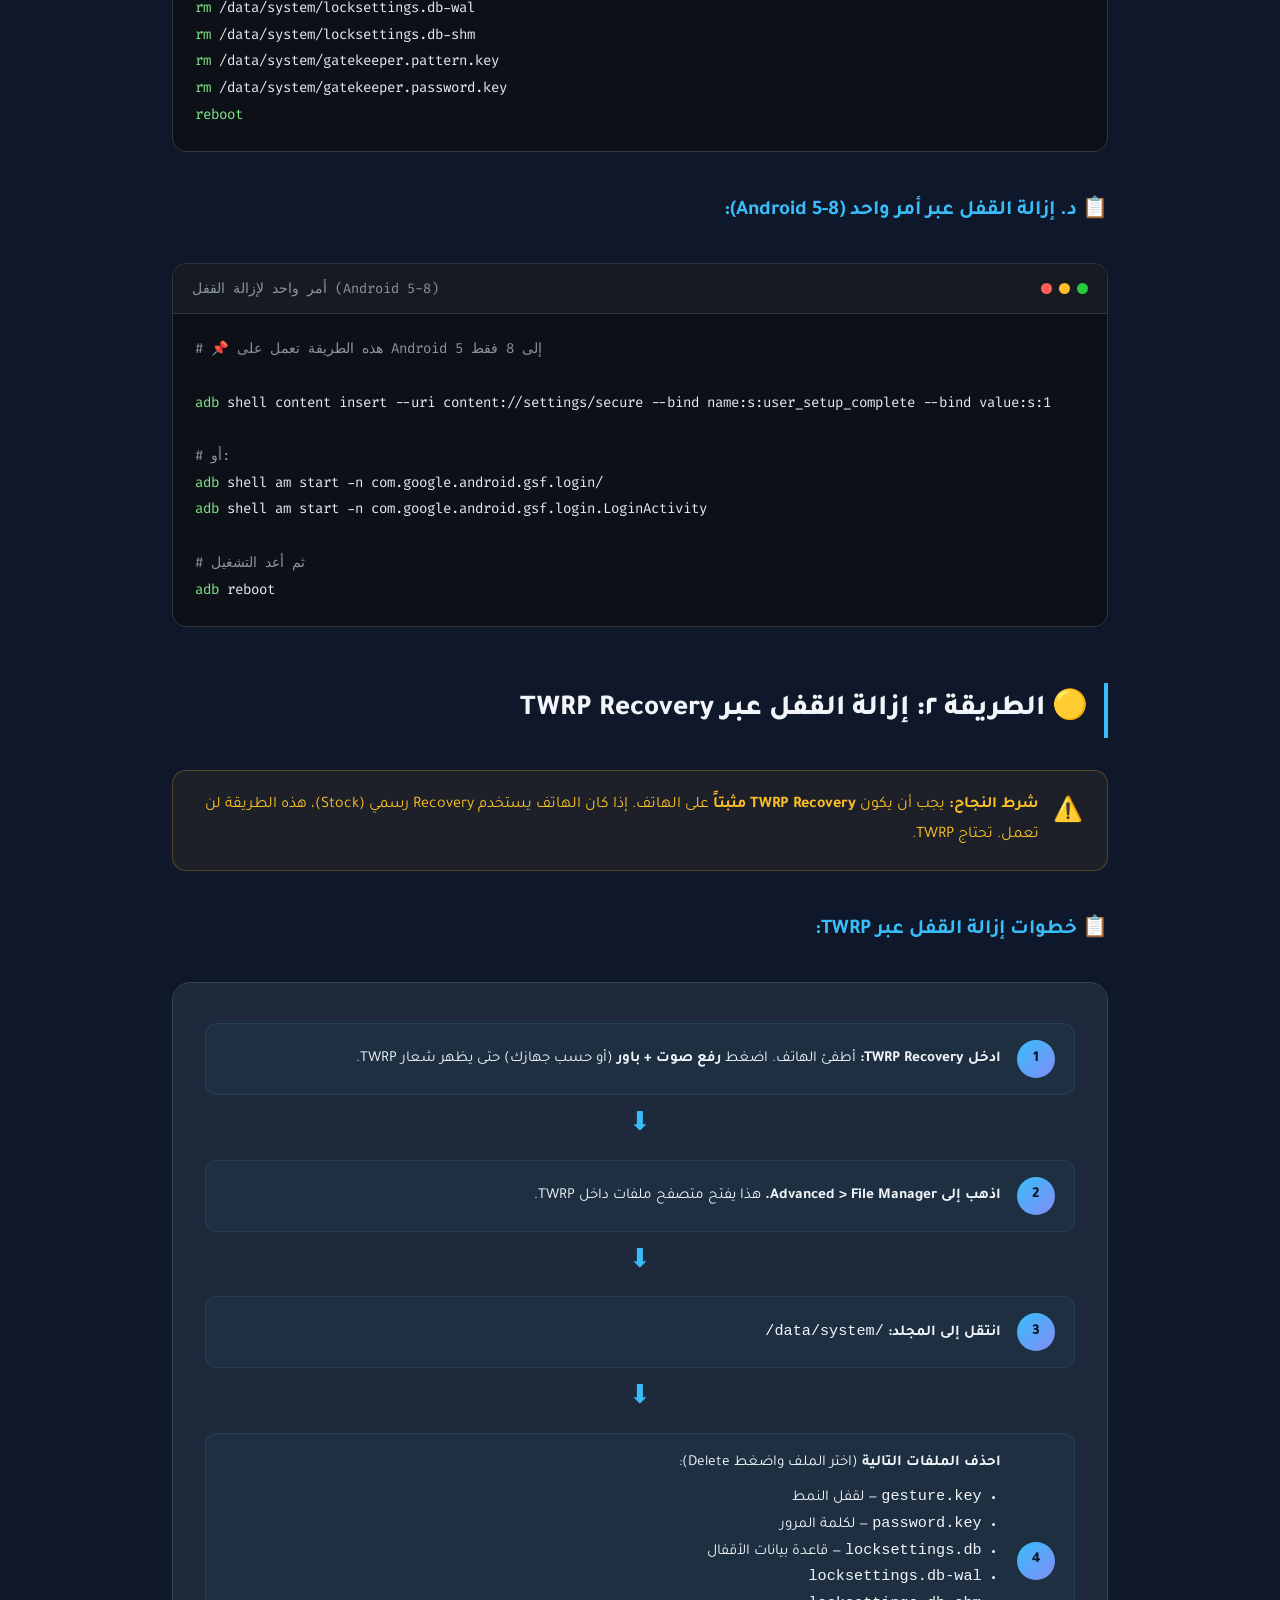
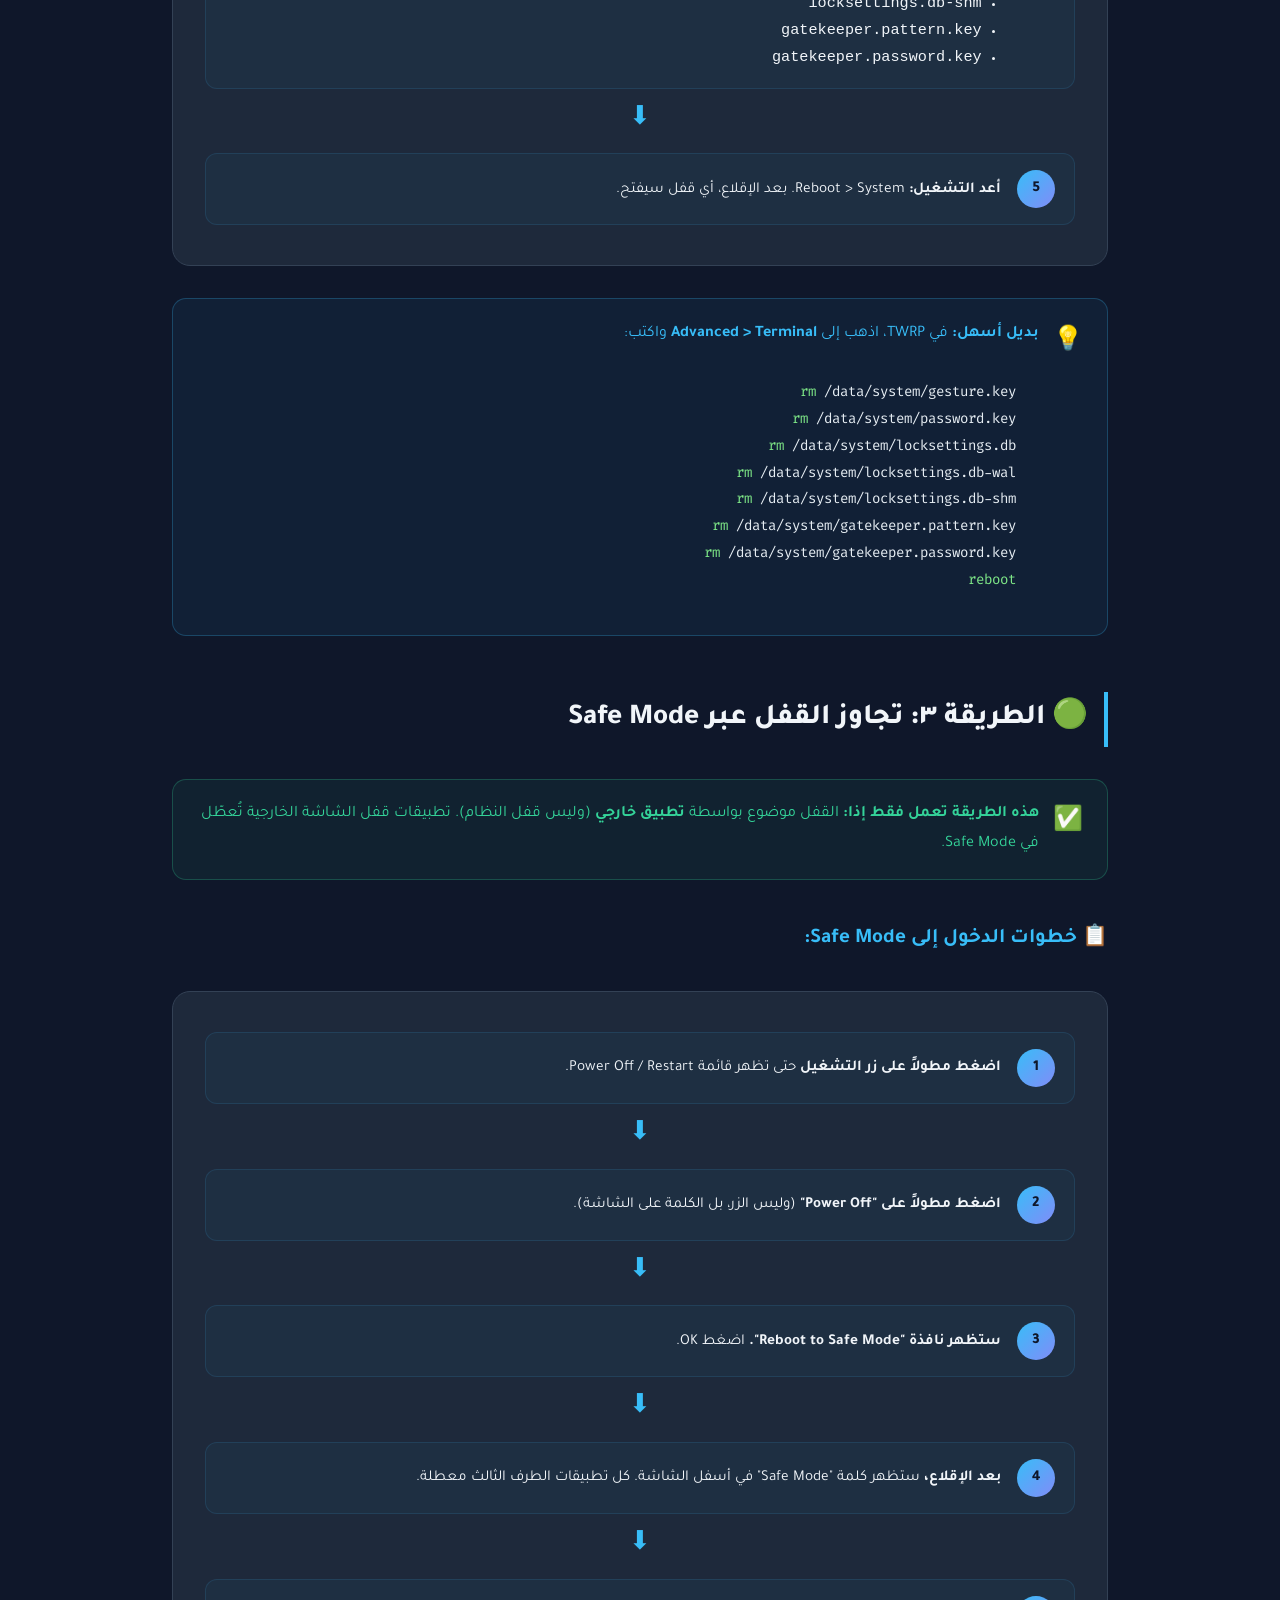
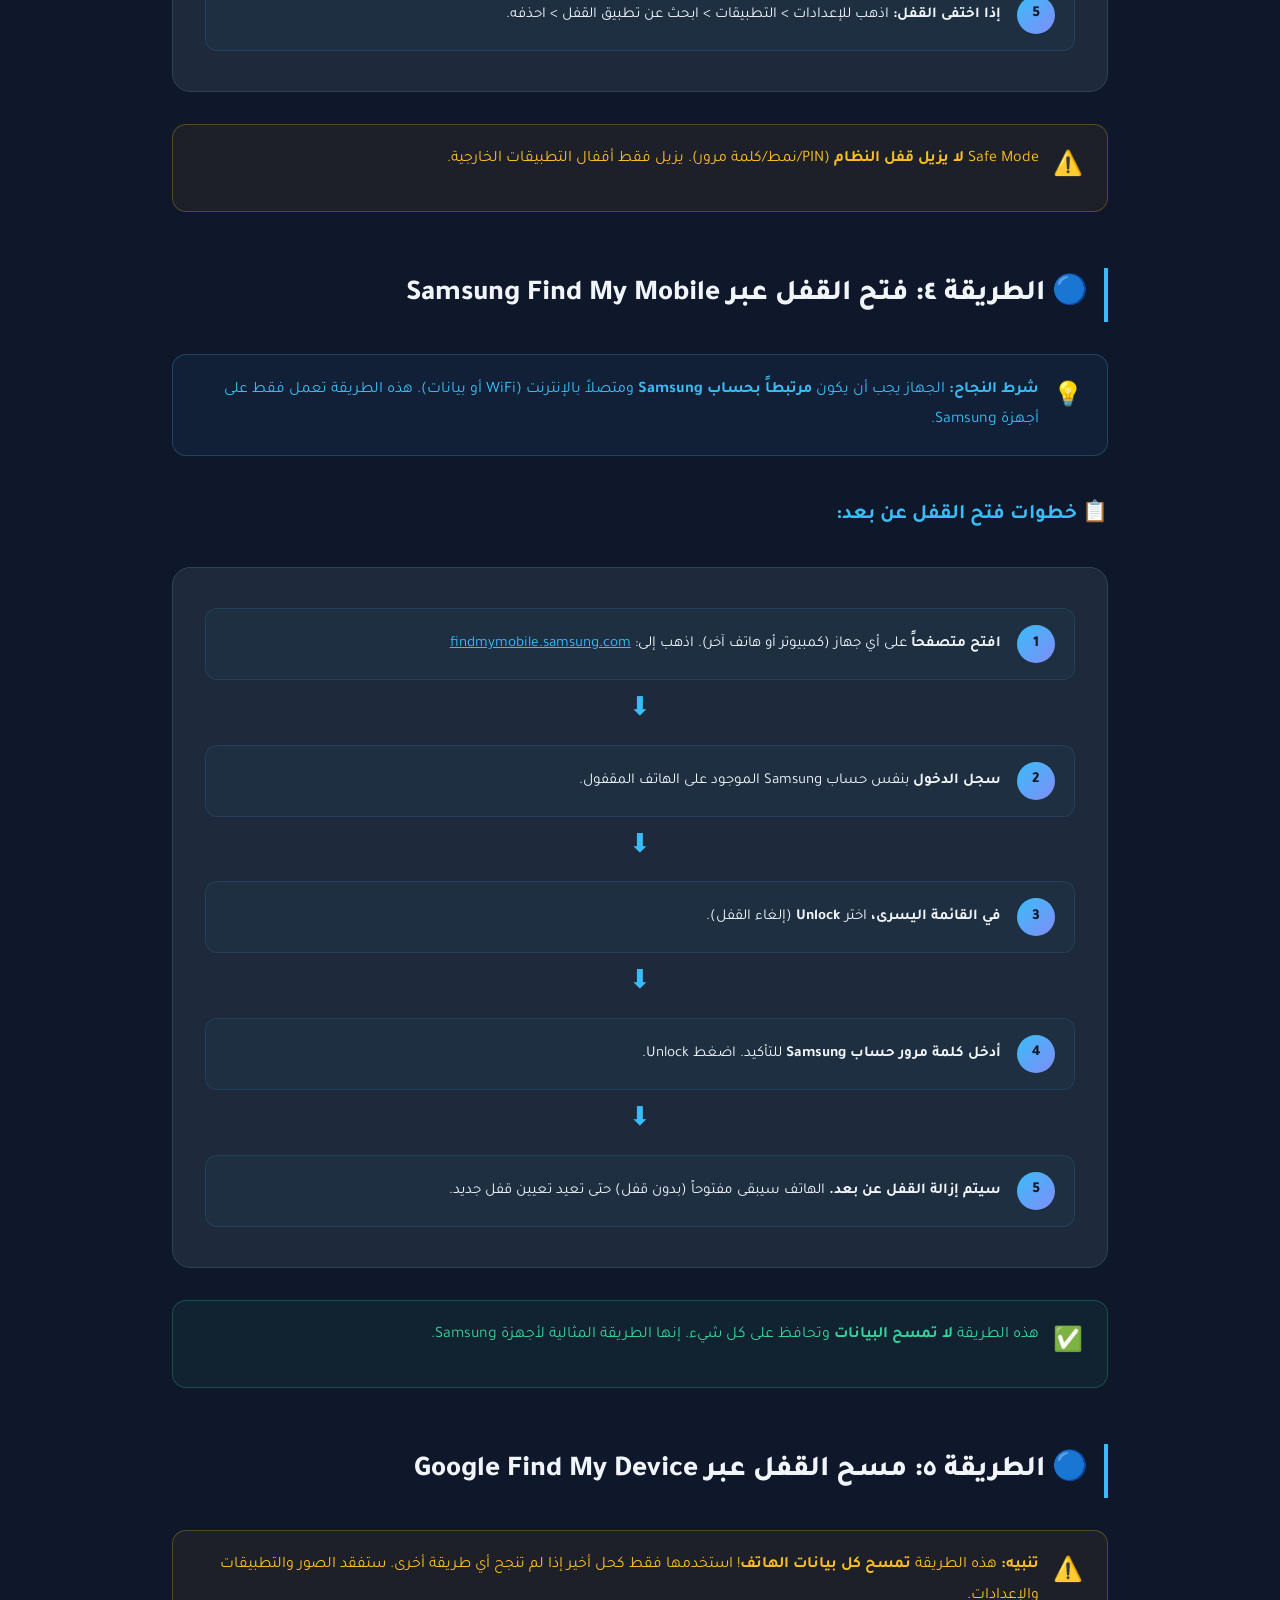
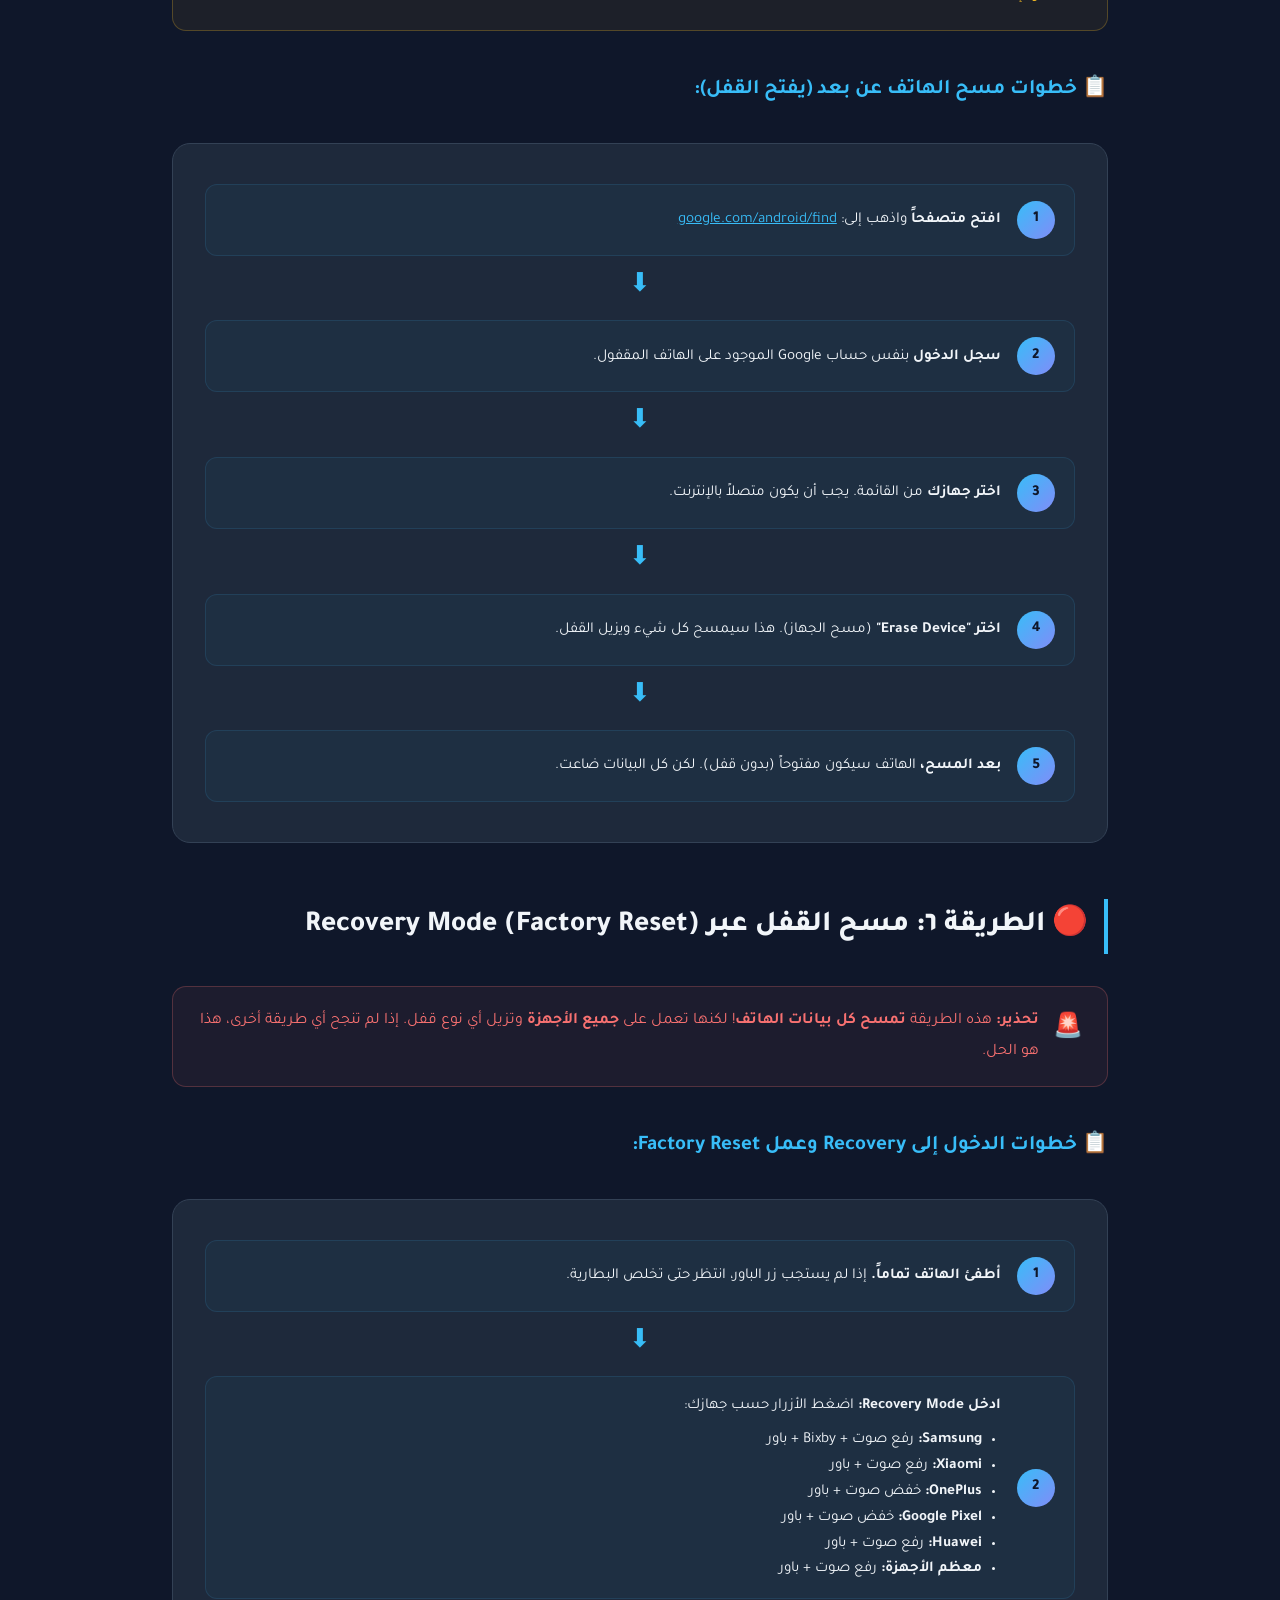
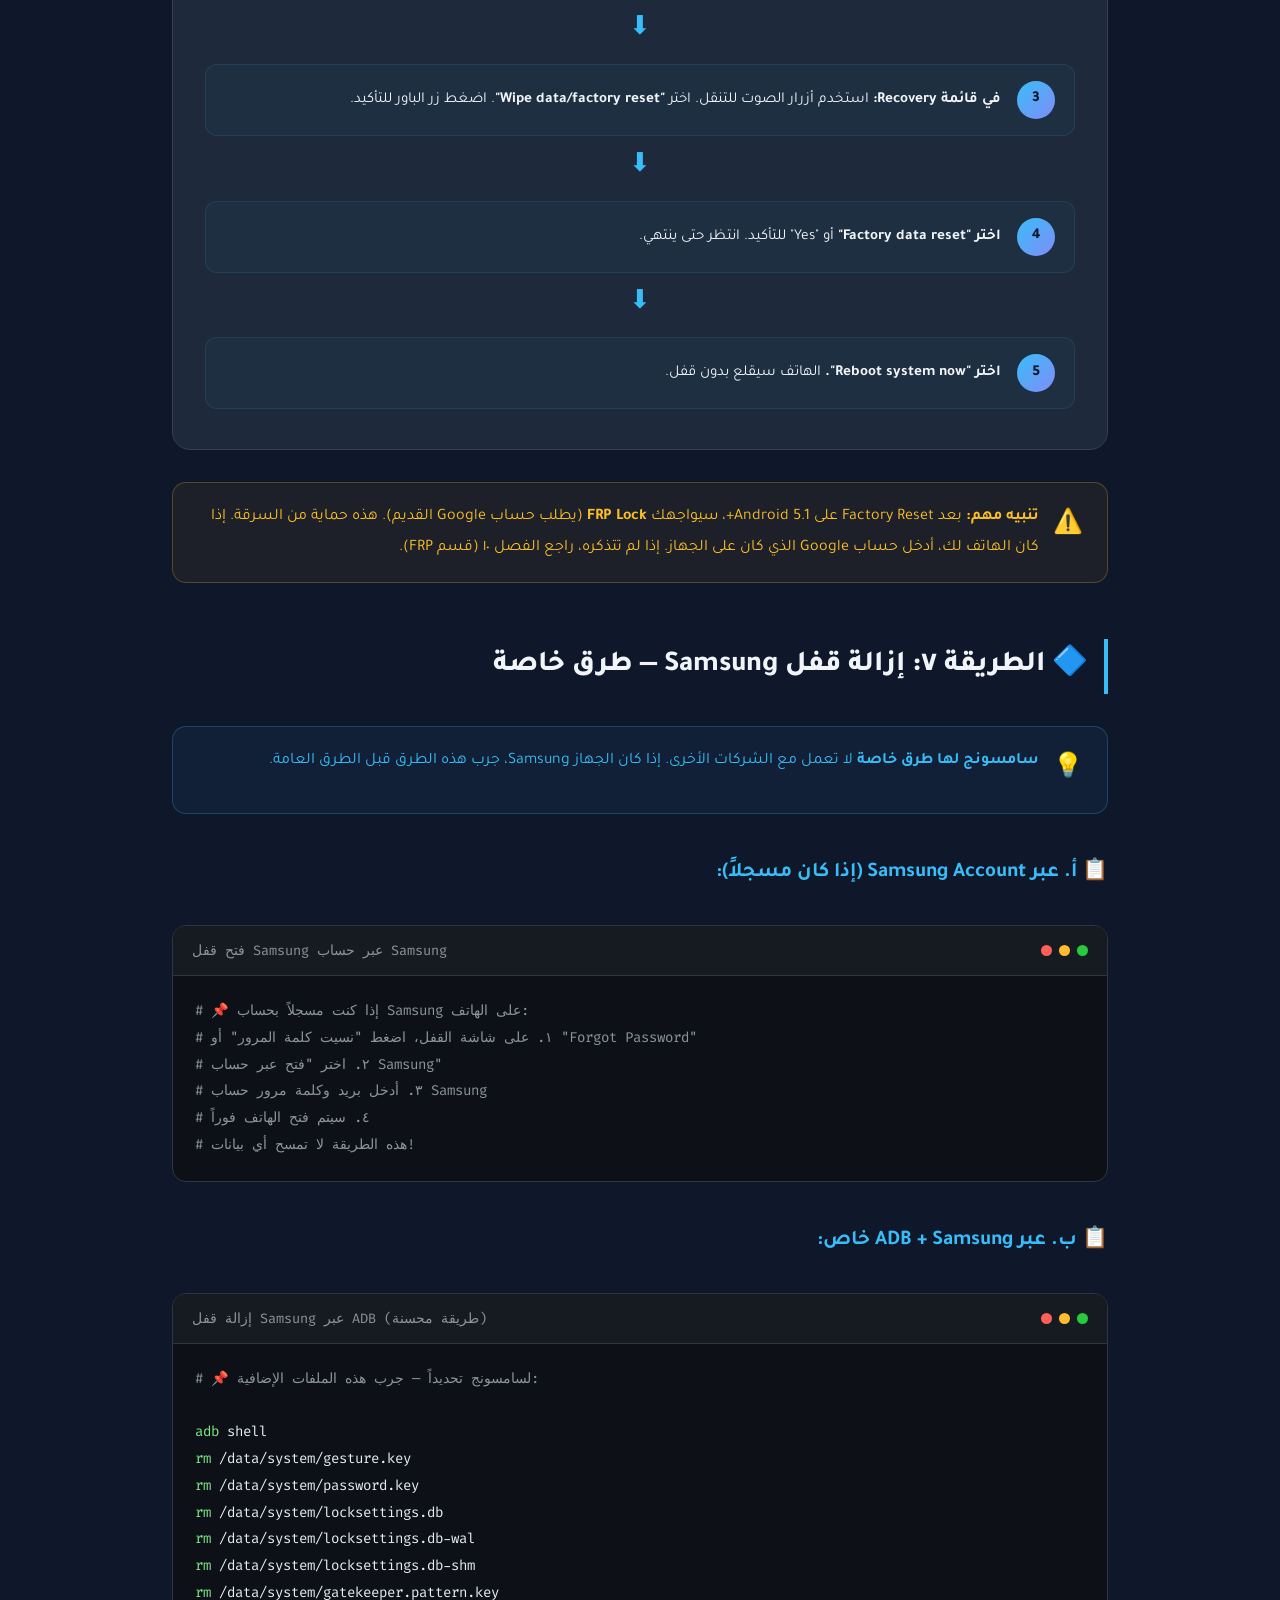
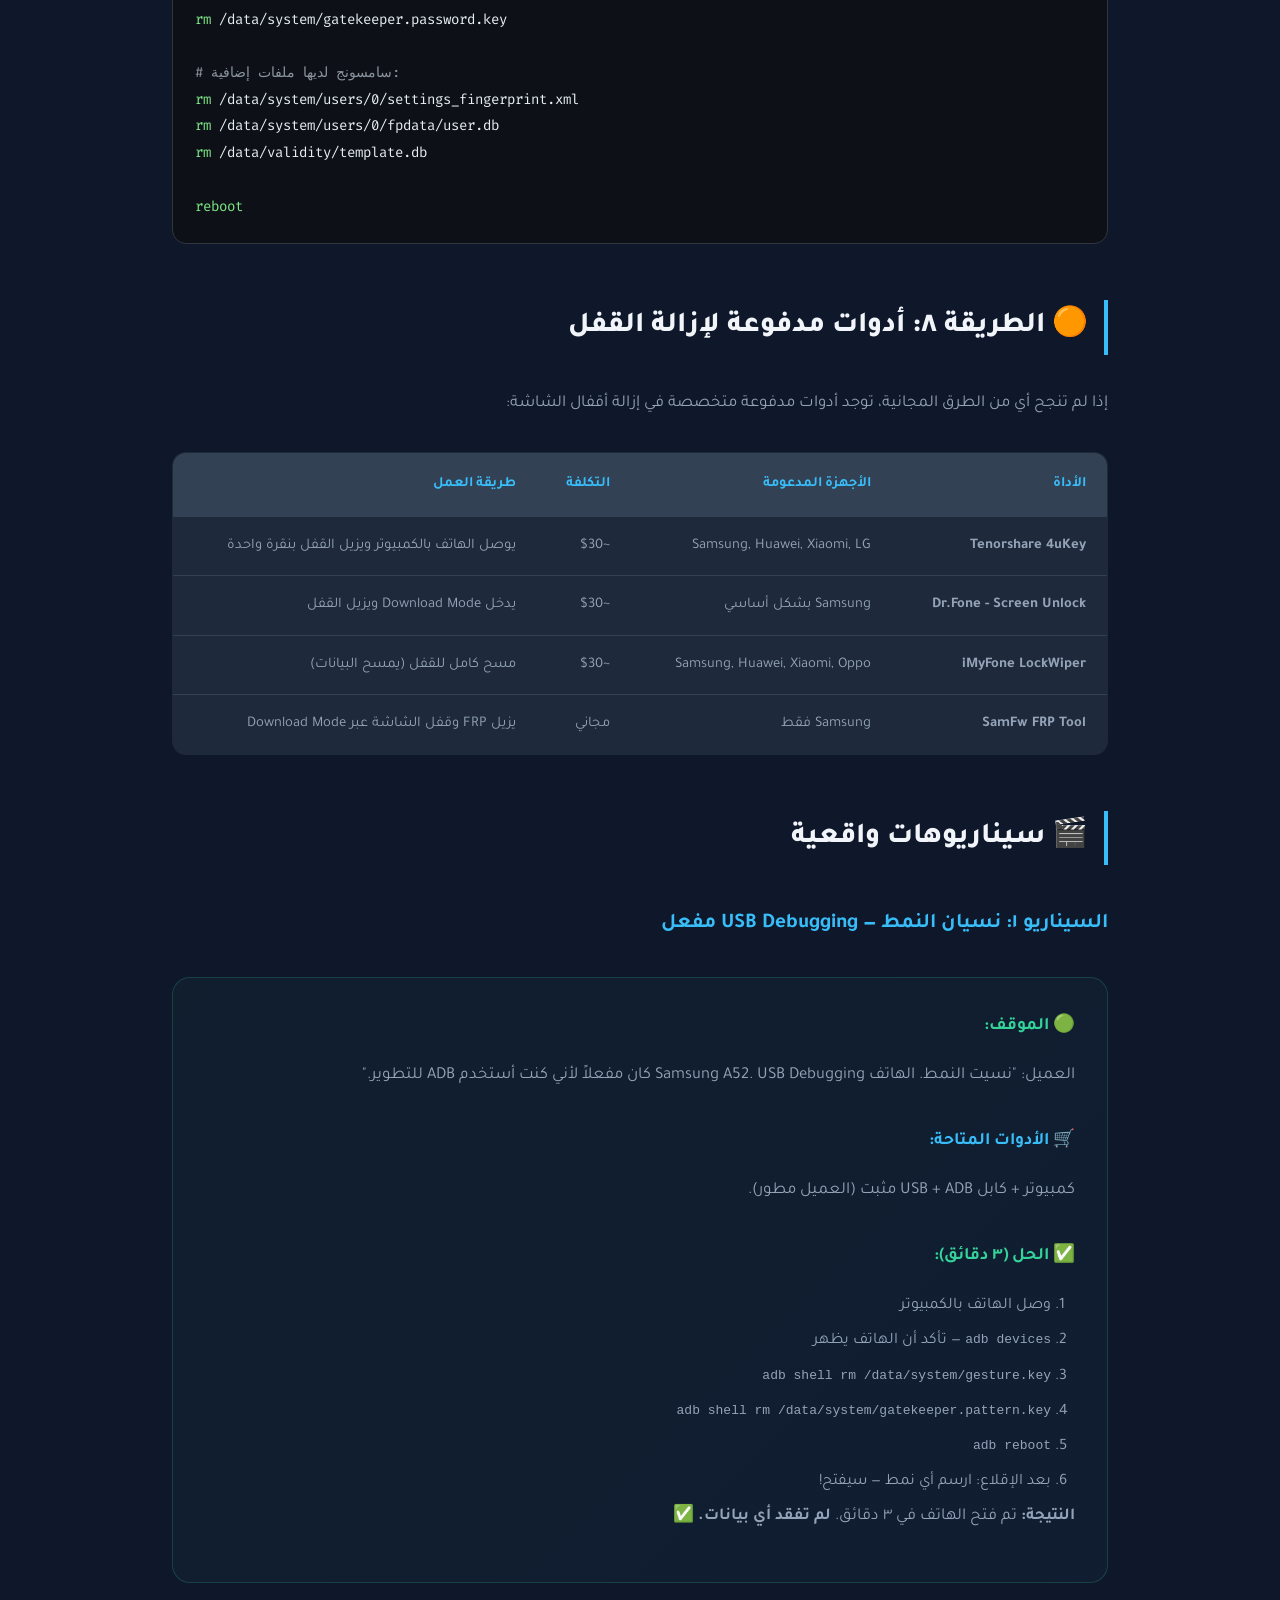
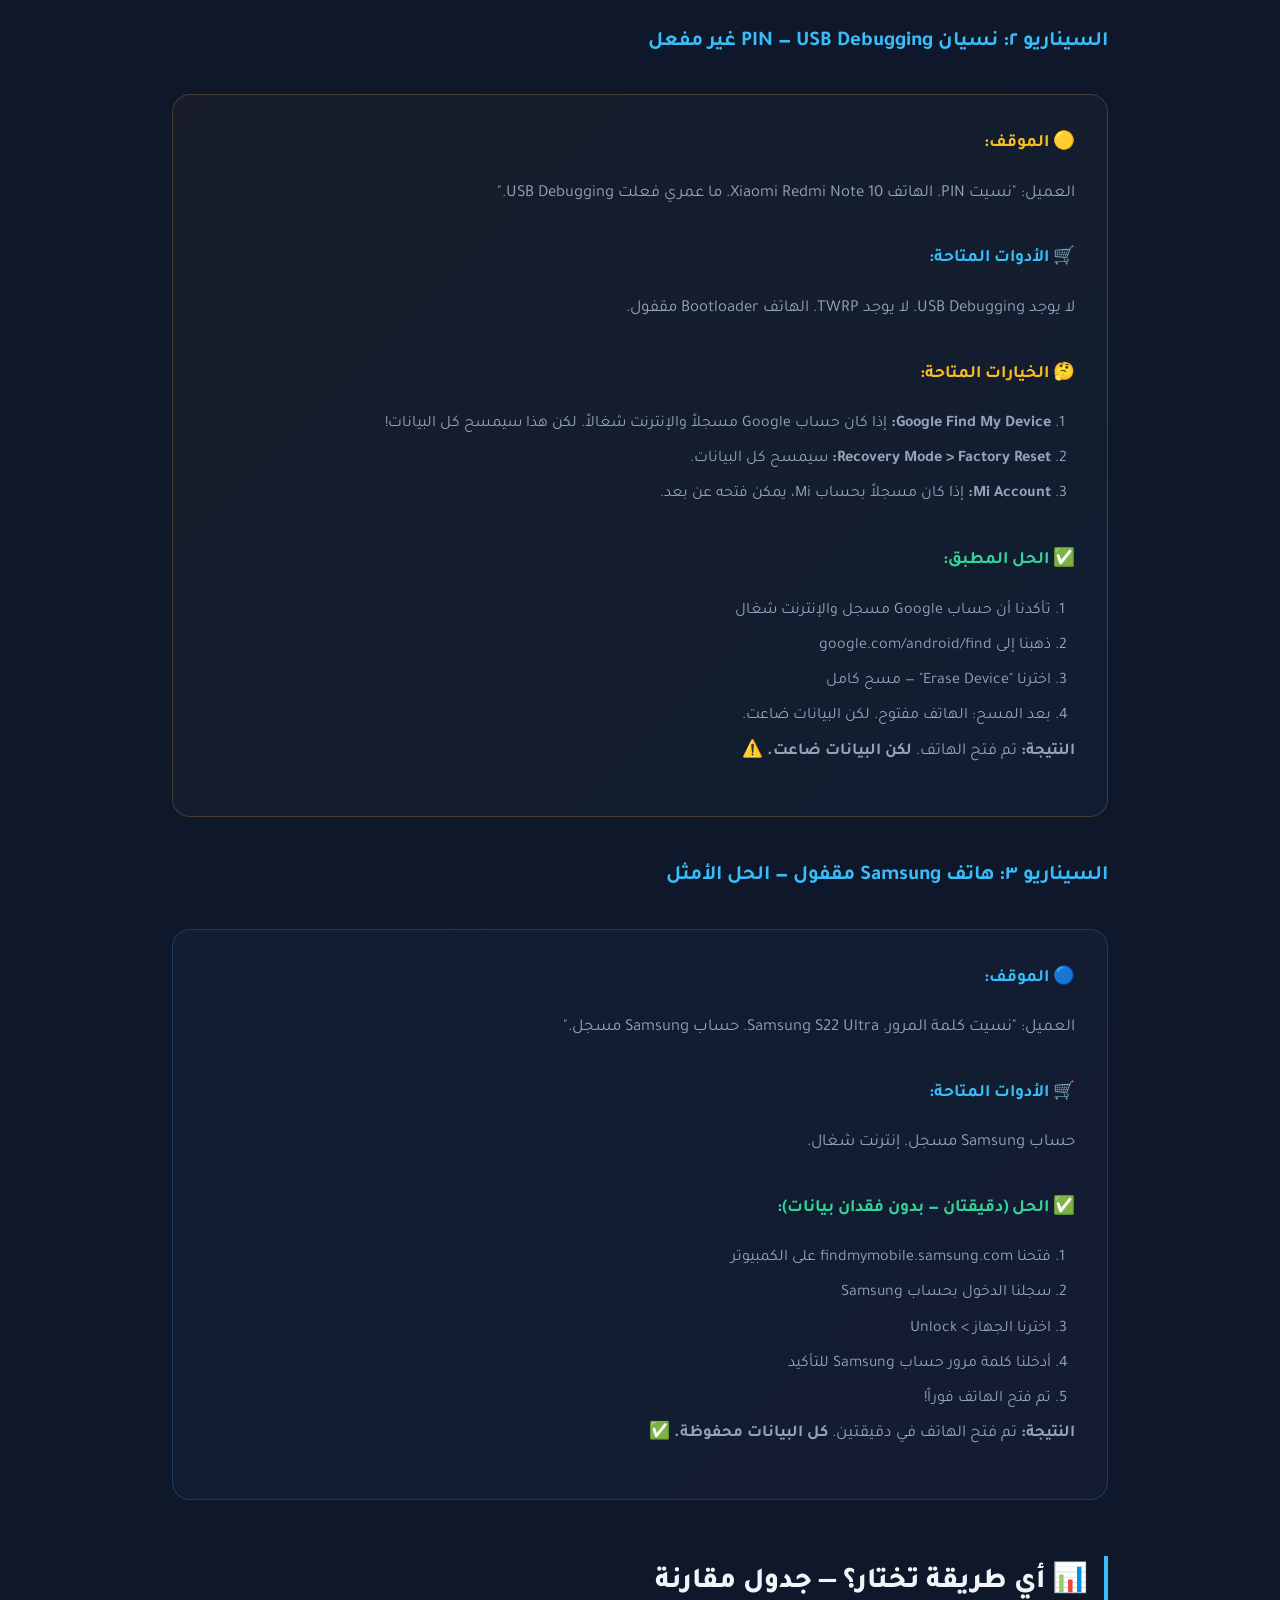
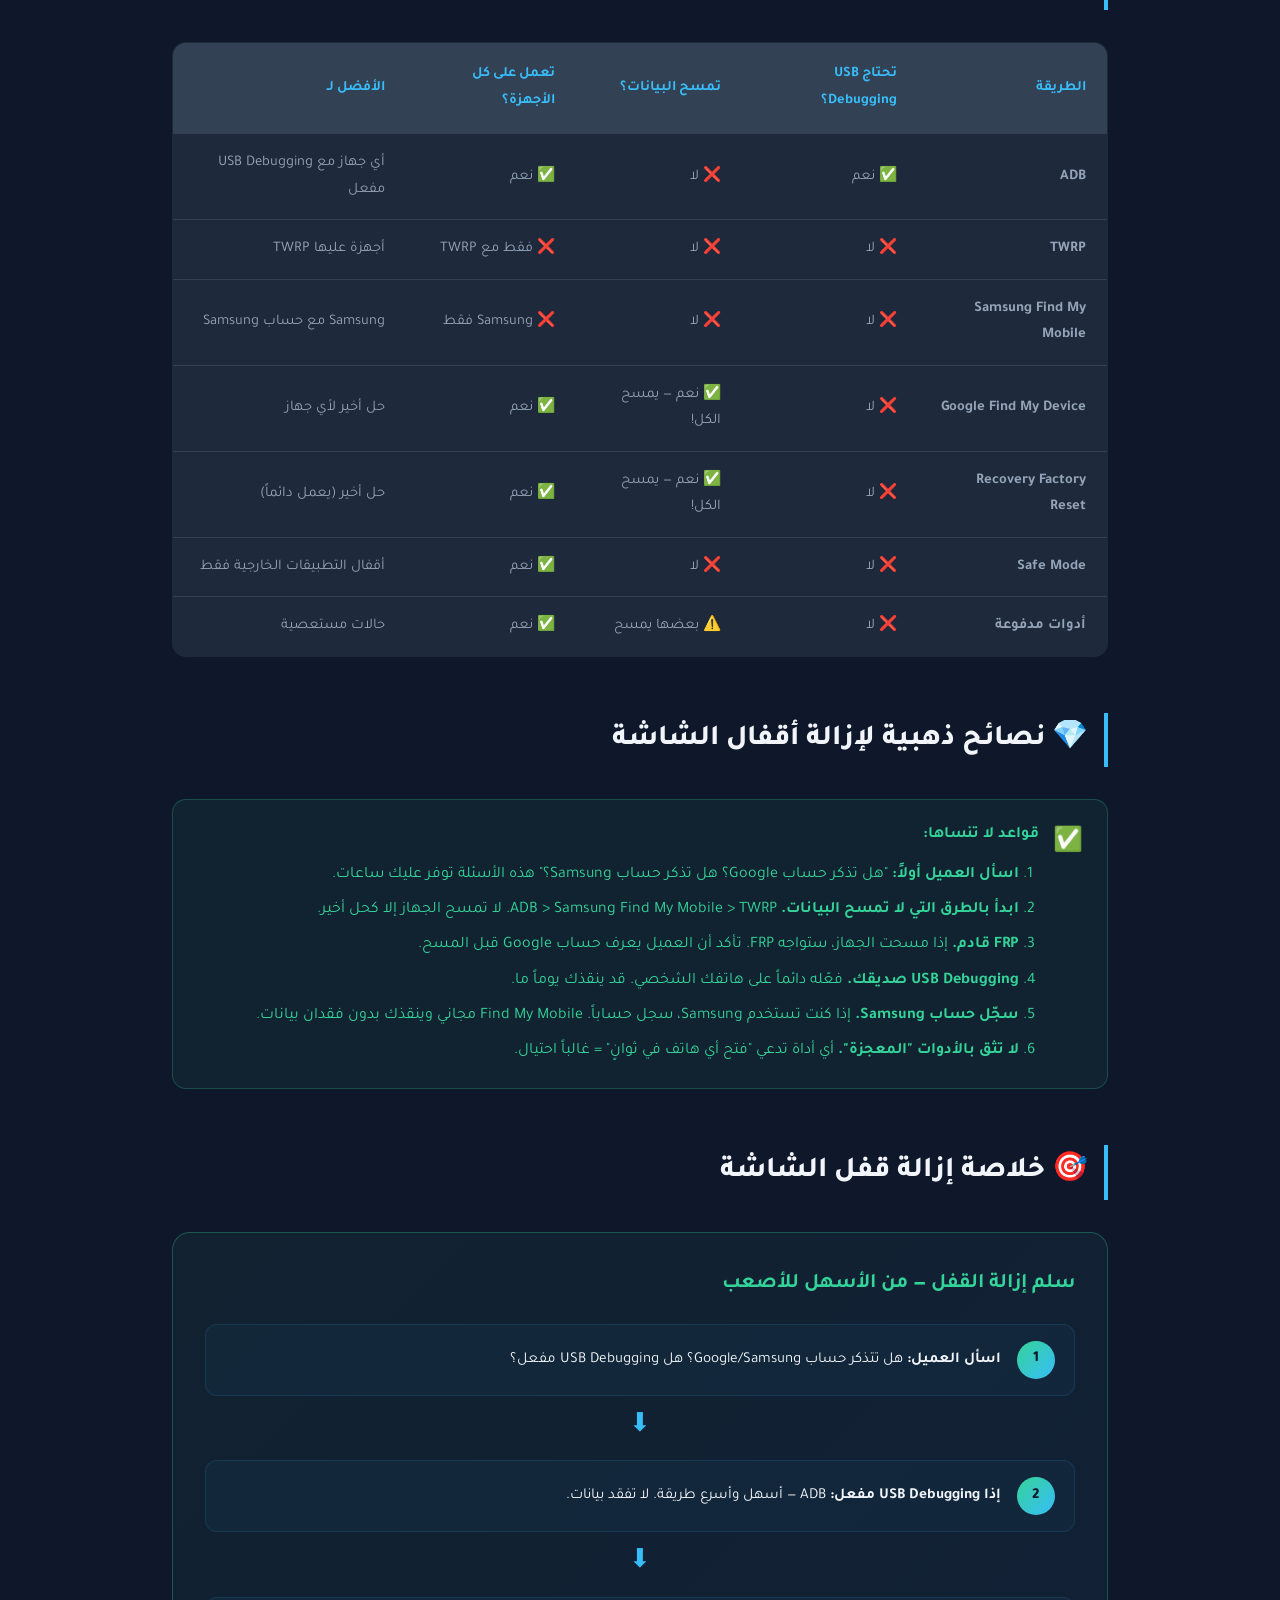
<file: chapter11.html>
<!DOCTYPE html>
<html lang="ar" dir="rtl">
<head>
<meta charset="UTF-8">
<meta name="viewport" content="width=device-width, initial-scale=1.0">
<title>الفصل 11: إزالة قفل الشاشة | أكاديمية صيانة الهواتف</title>
<link href="https://fonts.googleapis.com/css2?family=Tajawal:wght@400;500;700;800;900&family=Fira+Code:wght@400;600&display=swap" rel="stylesheet">
<style>
:root {
  --c-bg: #0f172a; --c-surface: #1e293b; --c-surface2: #334155;
  --c-primary: #38bdf8; --c-secondary: #818cf8; --c-accent: #f472b6;
  --c-success: #34d399; --c-warning: #fbbf24; --c-danger: #f87171;
  --c-text: #f1f5f9; --c-text2: #94a3b8; --c-border: #334155;
}
* { box-sizing: border-box; margin: 0; padding: 0; }
body { font-family: 'Tajawal', sans-serif; background: var(--c-bg); color: var(--c-text); line-height: 1.9; }

nav {
  position: fixed; top: 0; left: 0; right: 0; z-index: 1000;
  background: rgba(15,23,42,0.92); backdrop-filter: blur(20px);
  border-bottom: 1px solid var(--c-border); padding: 0.75rem 2rem;
  display: flex; align-items: center; justify-content: space-between;
}
.nav-logo { font-weight: 800; font-size: 1.2rem; color: var(--c-primary); text-decoration: none; }
.nav-back { color: var(--c-text2); text-decoration: none; font-weight: 500; transition: color 0.2s; }
.nav-back:hover { color: var(--c-primary); }

main { max-width: 1000px; margin: 0 auto; padding: 6rem 2rem 3rem; }

.chapter-header {
  text-align: center; margin-bottom: 3rem; padding: 2.5rem 2rem;
  background: linear-gradient(135deg, rgba(56,189,248,0.1), rgba(129,140,248,0.1));
  border-radius: 20px; border: 1px solid rgba(56,189,248,0.2);
}
.chapter-num {
  display: inline-flex; align-items: center; justify-content: center;
  width: 55px; height: 55px; background: linear-gradient(135deg, var(--c-primary), var(--c-secondary));
  color: #0f172a; font-weight: 900; border-radius: 14px; font-size: 1.4rem; margin-bottom: 1rem;
}
.chapter-header h1 { font-size: 2.4rem; font-weight: 800; margin-bottom: 0.75rem; }
.chapter-header p { color: var(--c-text2); font-size: 1.1rem; }

h2 {
  font-size: 1.8rem; font-weight: 800; margin: 3.5rem 0 2rem;
  padding-right: 1rem; border-right: 4px solid var(--c-primary);
  color: var(--c-text);
}
h3 { font-size: 1.3rem; font-weight: 700; margin: 2.5rem 0 1.2rem; color: var(--c-primary); }
h4 { font-size: 1.1rem; font-weight: 700; margin: 2rem 0 1rem; color: var(--c-warning); }
p { color: var(--c-text2); margin-bottom: 1rem; font-size: 1.05rem; line-height: 2; }

.code-block {
  background: #0d1117; border: 1px solid #30363d; border-radius: 14px;
  overflow: hidden; margin: 2rem 0; direction: ltr; text-align: left;
}
.code-header {
  display: flex; align-items: center; justify-content: space-between;
  padding: 0.7rem 1.2rem; background: #161b22; border-bottom: 1px solid #30363d;
}
.code-title { font-family: 'Fira Code', monospace; font-size: 0.85rem; color: #8b949e; }
.code-dots { display: flex; gap: 7px; }
.code-dot { width: 11px; height: 11px; border-radius: 50%; }
.code-dot.r { background: #ff5f56; } .code-dot.y { background: #ffbd2e; } .code-dot.g { background: #27c93f; }
pre {
  padding: 1.4rem; overflow-x: auto; font-family: 'Fira Code', monospace;
  font-size: 0.88rem; line-height: 1.9; color: #e6edf3;
}
pre .comment { color: #8b949e; }
pre .keyword { color: #ff7b72; }
pre .string { color: #a5d6ff; }
pre .func { color: #d2a8ff; }
pre .num { color: #79c0ff; }
pre .cmd { color: #7ee787; }
pre .output { color: #a5d6ff; }
pre .err { color: #ff7b72; }
pre .warn { color: #fbbf24; }

.data-table {
  width: 100%; border-collapse: collapse; margin: 2rem 0;
  background: var(--c-surface); border-radius: 14px; overflow: hidden;
  border: 1px solid var(--c-border);
}
.data-table th {
  background: var(--c-surface2); padding: 1.1rem 1.3rem; text-align: right;
  font-weight: 700; color: var(--c-primary); font-size: 0.9rem;
}
.data-table td {
  padding: 1rem 1.3rem; border-top: 1px solid var(--c-border);
  color: var(--c-text2); font-size: 0.92rem; line-height: 1.8;
}
.data-table tr:hover td { background: rgba(56,189,248,0.04); }

.alert {
  padding: 1.2rem 1.5rem; border-radius: 14px; margin: 2rem 0;
  display: flex; align-items: flex-start; gap: 0.9rem; border: 1px solid;
  font-size: 1rem;
}
.alert-info { background: rgba(56,189,248,0.06); border-color: rgba(56,189,248,0.25); color: var(--c-primary); }
.alert-warn { background: rgba(251,191,36,0.06); border-color: rgba(251,191,36,0.25); color: var(--c-warning); }
.alert-danger { background: rgba(248,113,113,0.06); border-color: rgba(248,113,113,0.25); color: var(--c-danger); }
.alert-success { background: rgba(52,211,153,0.06); border-color: rgba(52,211,153,0.25); color: var(--c-success); }
.alert-icon { font-size: 1.5rem; flex-shrink: 0; margin-top: 2px; }

.diagram-box {
  background: var(--c-surface); border: 1px solid var(--c-border);
  border-radius: 18px; padding: 2rem; margin: 2rem 0;
}
.diagram-step {
  display: flex; align-items: center; gap: 1rem;
  padding: 1rem 1.2rem; margin: 0.5rem 0; border-radius: 12px;
  background: rgba(56,189,248,0.04); border: 1px solid rgba(56,189,248,0.12);
}
.diagram-step .num {
  width: 38px; height: 38px; border-radius: 50%;
  background: linear-gradient(135deg, var(--c-primary), var(--c-secondary));
  color: #0f172a; display: flex; align-items: center; justify-content: center;
  font-weight: 800; font-size: 0.95rem; flex-shrink: 0;
}
.diagram-step .text { font-size: 0.95rem; color: var(--c-text); line-height: 1.7; }
.diagram-arrow { text-align: center; font-size: 1.6rem; color: var(--c-primary); margin: 0.2rem 0; }

.next-prev {
  display: flex; justify-content: space-between; margin-top: 4rem;
  padding-top: 2.5rem; border-top: 1px solid var(--c-border);
}
.next-prev a {
  display: inline-flex; align-items: center; gap: 0.5rem;
  padding: 0.9rem 1.8rem; border-radius: 14px;
  text-decoration: none; font-weight: 700; transition: all 0.3s;
}
.next-prev .prev { color: var(--c-text2); border: 1px solid var(--c-border); }
.next-prev .prev:hover { border-color: var(--c-primary); color: var(--c-primary); }
.next-prev .next {
  background: linear-gradient(135deg, var(--c-primary), var(--c-secondary));
  color: #0f172a; box-shadow: 0 4px 15px rgba(56,189,248,0.3);
}
.next-prev .next:hover { transform: translateX(-3px); }

::-webkit-scrollbar { width: 8px; }
::-webkit-scrollbar-track { background: var(--c-bg); }
::-webkit-scrollbar-thumb { background: var(--c-surface2); border-radius: 4px; }
::-webkit-scrollbar-thumb:hover { background: var(--c-primary); }

@media (max-width: 768px) {
  main { padding: 5rem 1rem 2rem; }
  .chapter-header h1 { font-size: 1.6rem; }
  h2 { font-size: 1.4rem; }
}
</style>
</head>
<body>

<nav>
  <a href="index.html" class="nav-logo">📱 أكاديمية صيانة الهواتف</a>
  <a href="index.html" class="nav-back">← العودة للرئيسية</a>
</nav>

<main>

<div class="chapter-header">
  <div class="chapter-num">11</div>
  <h1>إزالة قفل الشاشة</h1>
  <p>نسيان كلمة المرور · النمط · PIN · بصمة · Face Unlock — حلول شاملة لكل أنواع الأقفال</p>
</div>

<!-- ================================================================ -->
<!-- القسم ١: أنواع أقفال الشاشة -->
<!-- ================================================================ -->
<h2>🔐 أنواع أقفال الشاشة — افهم عدوك</h2>

<div class="alert alert-info">
  <span class="alert-icon">💡</span>
  <div>
    <strong>أول خطوة في إزالة القفل:</strong> معرفة <strong>نوع القفل</strong> و<strong>إصدار أندرويد</strong>. كل نوع له طريقة إزالة مختلفة. ما يصلح لـ PIN قد لا يصلح للنمط. وما يصلح لـ Android 9 قد لا يصلح لـ Android 14.
  </div>
</div>

<table class="data-table">
  <tr>
    <th>نوع القفل</th>
    <th>أين يُخزن؟</th>
    <th>مستوى الأمان</th>
    <th>سهولة الإزالة</th>
  </tr>
  <tr>
    <td><strong>نمط (Pattern)</strong></td>
    <td>ملف <code>gesture.key</code> في /data/system/</td>
    <td>ضعيف</td>
    <td>سهلة جداً ✅</td>
  </tr>
  <tr>
    <td><strong>PIN (رقم سري)</strong></td>
    <td>ملف <code>password.key</code> أو <code>locksettings.db</code></td>
    <td>متوسط</td>
    <td>سهلة ✅</td>
  </tr>
  <tr>
    <td><strong>كلمة مرور (Password)</strong></td>
    <td>ملف <code>password.key</code> أو <code>locksettings.db</code></td>
    <td>قوي</td>
    <td>متوسطة ⚠️</td>
  </tr>
  <tr>
    <td><strong>بصمة (Fingerprint)</strong></td>
    <td>مستشعر البصمة + /data/system/users/0/fpdata/</td>
    <td>قوي</td>
    <td>سهلة (بعد إزالة القفل الأساسي) ✅</td>
  </tr>
  <tr>
    <td><strong>Face Unlock</strong></td>
    <td>كاميرا أمامية + /data/system/users/0/face/</td>
    <td>متوسط</td>
    <td>سهلة (بعد إزالة القفل الأساسي) ✅</td>
  </tr>
</table>

<div class="alert alert-warn">
  <span class="alert-icon">⚠️</span>
  <div>
    <strong>ملاحظة مهمة:</strong> البصمة و Face Unlock هما <strong>أقفال ثانوية</strong>. بعد إعادة التشغيل، أندرويد يطلب القفل الأساسي (PIN/نمط/كلمة مرور) أولاً. لذلك إزالة القفل الأساسي = إزالة كل الأقفال.
  </div>
</div>

<!-- ================================================================ -->
<!-- القسم ٢: الطريقة ١ — ADB (إذا كان USB Debugging مفعلاً) -->
<!-- ================================================================ -->
<h2>🟢 الطريقة ١: إزالة القفل عبر ADB (أسهل طريقة)</h2>

<div class="alert alert-success">
  <span class="alert-icon">✅</span>
  <div>
    <strong>شرط النجاح:</strong> يجب أن يكون <strong>USB Debugging مفعلاً</strong> على الهاتف. إذا كان مفعلاً، هذه أسهل وأسرع طريقة. لا تفقد البيانات!
  </div>
</div>

<h3>📋 أ. إزالة النمط (Pattern):</h3>
<div class="code-block">
  <div class="code-header">
    <span class="code-title">إزالة قفل النمط عبر ADB</span>
    <div class="code-dots"><span class="code-dot r"></span><span class="code-dot y"></span><span class="code-dot g"></span></div>
  </div>
  <pre><span class="comment"># 📌 ماذا يفعل: يحذف ملف gesture.key المسؤول عن قفل النمط</span>

<span class="comment"># ١. تأكد من اتصال ADB</span>
<span class="cmd">adb</span> devices
<span class="output">ABC123    device</span>   <span class="comment">← يجب أن يظهر device</span>

<span class="comment"># ٢. ادخل Shell</span>
<span class="cmd">adb</span> shell

<span class="comment"># ٣. احذف ملف النمط</span>
<span class="cmd">rm</span> /data/system/gesture.key

<span class="comment"># ٤. أعد التشغيل</span>
<span class="cmd">reboot</span>

<span class="comment"># 📋 بعد إعادة التشغيل: سيظهر قفل النمط، لكن أي نمط سيفتحه!</span>
<span class="comment"># ارسم أي نمط وسيدخل للهاتف.</span></pre>
</div>

<h3>📋 ب. إزالة PIN / كلمة المرور:</h3>
<div class="code-block">
  <div class="code-header">
    <span class="code-title">إزالة قفل PIN أو كلمة المرور عبر ADB</span>
    <div class="code-dots"><span class="code-dot r"></span><span class="code-dot y"></span><span class="code-dot g"></span></div>
  </div>
  <pre><span class="comment"># 📌 ماذا يفعل: يحذف ملفات كلمة المرور و PIN</span>

<span class="cmd">adb</span> shell
<span class="cmd">rm</span> /data/system/password.key
<span class="cmd">rm</span> /data/system/locksettings.db
<span class="cmd">rm</span> /data/system/locksettings.db-wal
<span class="cmd">rm</span> /data/system/locksettings.db-shm
<span class="cmd">reboot</span>

<span class="comment"># 📋 بعد إعادة التشغيل: أدخل أي كلمة مرور أو PIN وسيفتح.</span></pre>
</div>

<h3>📋 ج. إزالة كل الأقفال دفعة واحدة (الطريقة الشاملة):</h3>
<div class="code-block">
  <div class="code-header">
    <span class="code-title">إزالة جميع أنواع الأقفال دفعة واحدة</span>
    <div class="code-dots"><span class="code-dot r"></span><span class="code-dot y"></span><span class="code-dot g"></span></div>
  </div>
  <pre><span class="comment"># 📌 أسهل طريقة — تمسح كل ملفات القفل دفعة واحدة</span>

<span class="cmd">adb</span> shell
<span class="cmd">rm</span> /data/system/gesture.key
<span class="cmd">rm</span> /data/system/password.key
<span class="cmd">rm</span> /data/system/locksettings.db
<span class="cmd">rm</span> /data/system/locksettings.db-wal
<span class="cmd">rm</span> /data/system/locksettings.db-shm
<span class="cmd">rm</span> /data/system/gatekeeper.pattern.key
<span class="cmd">rm</span> /data/system/gatekeeper.password.key
<span class="cmd">reboot</span>

<span class="comment"># ⚠️ إذا لم تنجح، جرب مع Root:</span>
<span class="cmd">adb</span> shell
<span class="cmd">su</span>
<span class="cmd">rm</span> /data/system/gesture.key
<span class="cmd">rm</span> /data/system/password.key
<span class="cmd">rm</span> /data/system/locksettings.db
<span class="cmd">rm</span> /data/system/locksettings.db-wal
<span class="cmd">rm</span> /data/system/locksettings.db-shm
<span class="cmd">rm</span> /data/system/gatekeeper.pattern.key
<span class="cmd">rm</span> /data/system/gatekeeper.password.key
<span class="cmd">reboot</span></pre>
</div>

<h3>📋 د. إزالة القفل عبر أمر واحد (Android 5-8):</h3>
<div class="code-block">
  <div class="code-header">
    <span class="code-title">أمر واحد لإزالة القفل (Android 5-8)</span>
    <div class="code-dots"><span class="code-dot r"></span><span class="code-dot y"></span><span class="code-dot g"></span></div>
  </div>
  <pre><span class="comment"># 📌 هذه الطريقة تعمل على Android 5 إلى 8 فقط</span>

<span class="cmd">adb</span> shell content insert --uri content://settings/secure --bind name:s:user_setup_complete --bind value:s:1

<span class="comment"># أو:</span>
<span class="cmd">adb</span> shell am start -n com.google.android.gsf.login/
<span class="cmd">adb</span> shell am start -n com.google.android.gsf.login.LoginActivity

<span class="comment"># ثم أعد التشغيل</span>
<span class="cmd">adb</span> reboot</pre>
</div>

<!-- ================================================================ -->
<!-- القسم ٣: الطريقة ٢ — TWRP Recovery -->
<!-- ================================================================ -->
<h2>🟡 الطريقة ٢: إزالة القفل عبر TWRP Recovery</h2>

<div class="alert alert-warn">
  <span class="alert-icon">⚠️</span>
  <div>
    <strong>شرط النجاح:</strong> يجب أن يكون <strong>TWRP Recovery مثبتاً</strong> على الهاتف. إذا كان الهاتف يستخدم Recovery رسمي (Stock)، هذه الطريقة لن تعمل. تحتاج TWRP.
  </div>
</div>

<h3>📋 خطوات إزالة القفل عبر TWRP:</h3>
<div class="diagram-box">
  <div class="diagram-step">
    <div class="num">1</div>
    <div class="text"><strong>ادخل TWRP Recovery:</strong> أطفئ الهاتف. اضغط <strong>رفع صوت + باور</strong> (أو حسب جهازك) حتى يظهر شعار TWRP.</div>
  </div>
  <div class="diagram-arrow">⬇</div>
  <div class="diagram-step">
    <div class="num">2</div>
    <div class="text"><strong>اذهب إلى Advanced > File Manager.</strong> هذا يفتح متصفح ملفات داخل TWRP.</div>
  </div>
  <div class="diagram-arrow">⬇</div>
  <div class="diagram-step">
    <div class="num">3</div>
    <div class="text"><strong>انتقل إلى المجلد:</strong> <code>/data/system/</code></div>
  </div>
  <div class="diagram-arrow">⬇</div>
  <div class="diagram-step">
    <div class="num">4</div>
    <div class="text"><strong>احذف الملفات التالية</strong> (اختر الملف واضغط Delete):
    <ul style="margin-top:0.5rem; padding-right:1.2rem;">
      <li><code>gesture.key</code> — لقفل النمط</li>
      <li><code>password.key</code> — لكلمة المرور</li>
      <li><code>locksettings.db</code> — قاعدة بيانات الأقفال</li>
      <li><code>locksettings.db-wal</code></li>
      <li><code>locksettings.db-shm</code></li>
      <li><code>gatekeeper.pattern.key</code></li>
      <li><code>gatekeeper.password.key</code></li>
    </ul>
    </div>
  </div>
  <div class="diagram-arrow">⬇</div>
  <div class="diagram-step">
    <div class="num">5</div>
    <div class="text"><strong>أعد التشغيل:</strong> Reboot > System. بعد الإقلاع، أي قفل سيفتح.</div>
  </div>
</div>

<div class="alert alert-info">
  <span class="alert-icon">💡</span>
  <div>
    <strong>بديل أسهل:</strong> في TWRP، اذهب إلى <strong>Advanced > Terminal</strong> واكتب:
    <pre style="margin-top:0.5rem;"><span class="cmd">rm</span> /data/system/gesture.key
<span class="cmd">rm</span> /data/system/password.key
<span class="cmd">rm</span> /data/system/locksettings.db
<span class="cmd">rm</span> /data/system/locksettings.db-wal
<span class="cmd">rm</span> /data/system/locksettings.db-shm
<span class="cmd">rm</span> /data/system/gatekeeper.pattern.key
<span class="cmd">rm</span> /data/system/gatekeeper.password.key
<span class="cmd">reboot</span></pre>
  </div>
</div>

<!-- ================================================================ -->
<!-- القسم ٤: الطريقة ٣ — Safe Mode -->
<!-- ================================================================ -->
<h2>🟢 الطريقة ٣: تجاوز القفل عبر Safe Mode</h2>

<div class="alert alert-success">
  <span class="alert-icon">✅</span>
  <div>
    <strong>هذه الطريقة تعمل فقط إذا:</strong> القفل موضوع بواسطة <strong>تطبيق خارجي</strong> (وليس قفل النظام). تطبيقات قفل الشاشة الخارجية تُعطّل في Safe Mode.
  </div>
</div>

<h3>📋 خطوات الدخول إلى Safe Mode:</h3>
<div class="diagram-box">
  <div class="diagram-step">
    <div class="num">1</div>
    <div class="text"><strong>اضغط مطولاً على زر التشغيل</strong> حتى تظهر قائمة Power Off / Restart.</div>
  </div>
  <div class="diagram-arrow">⬇</div>
  <div class="diagram-step">
    <div class="num">2</div>
    <div class="text"><strong>اضغط مطولاً على "Power Off"</strong> (وليس الزر، بل الكلمة على الشاشة).</div>
  </div>
  <div class="diagram-arrow">⬇</div>
  <div class="diagram-step">
    <div class="num">3</div>
    <div class="text"><strong>ستظهر نافذة "Reboot to Safe Mode".</strong> اضغط OK.</div>
  </div>
  <div class="diagram-arrow">⬇</div>
  <div class="diagram-step">
    <div class="num">4</div>
    <div class="text"><strong>بعد الإقلاع،</strong> ستظهر كلمة "Safe Mode" في أسفل الشاشة. كل تطبيقات الطرف الثالث معطلة.</div>
  </div>
  <div class="diagram-arrow">⬇</div>
  <div class="diagram-step">
    <div class="num">5</div>
    <div class="text"><strong>إذا اختفى القفل:</strong> اذهب للإعدادات > التطبيقات > ابحث عن تطبيق القفل > احذفه.</div>
  </div>
</div>

<div class="alert alert-warn">
  <span class="alert-icon">⚠️</span>
  <div>Safe Mode <strong>لا يزيل قفل النظام</strong> (PIN/نمط/كلمة مرور). يزيل فقط أقفال التطبيقات الخارجية.</div>
</div>

<!-- ================================================================ -->
<!-- القسم ٥: الطريقة ٤ — Samsung Find My Mobile -->
<!-- ================================================================ -->
<h2>🔵 الطريقة ٤: فتح القفل عبر Samsung Find My Mobile</h2>

<div class="alert alert-info">
  <span class="alert-icon">💡</span>
  <div>
    <strong>شرط النجاح:</strong> الجهاز يجب أن يكون <strong>مرتبطاً بحساب Samsung</strong> ومتصلاً بالإنترنت (WiFi أو بيانات). هذه الطريقة تعمل فقط على أجهزة Samsung.
  </div>
</div>

<h3>📋 خطوات فتح القفل عن بعد:</h3>
<div class="diagram-box">
  <div class="diagram-step">
    <div class="num">1</div>
    <div class="text"><strong>افتح متصفحاً</strong> على أي جهاز (كمبيوتر أو هاتف آخر). اذهب إلى: <a href="https://findmymobile.samsung.com" target="_blank" style="color:var(--c-primary);">findmymobile.samsung.com</a></div>
  </div>
  <div class="diagram-arrow">⬇</div>
  <div class="diagram-step">
    <div class="num">2</div>
    <div class="text"><strong>سجل الدخول</strong> بنفس حساب Samsung الموجود على الهاتف المقفول.</div>
  </div>
  <div class="diagram-arrow">⬇</div>
  <div class="diagram-step">
    <div class="num">3</div>
    <div class="text"><strong>في القائمة اليسرى،</strong> اختر <strong>Unlock</strong> (إلغاء القفل).</div>
  </div>
  <div class="diagram-arrow">⬇</div>
  <div class="diagram-step">
    <div class="num">4</div>
    <div class="text"><strong>أدخل كلمة مرور حساب Samsung</strong> للتأكيد. اضغط Unlock.</div>
  </div>
  <div class="diagram-arrow">⬇</div>
  <div class="diagram-step">
    <div class="num">5</div>
    <div class="text"><strong>سيتم إزالة القفل عن بعد.</strong> الهاتف سيبقى مفتوحاً (بدون قفل) حتى تعيد تعيين قفل جديد.</div>
  </div>
</div>

<div class="alert alert-success">
  <span class="alert-icon">✅</span>
  <div>هذه الطريقة <strong>لا تمسح البيانات</strong> وتحافظ على كل شيء. إنها الطريقة المثالية لأجهزة Samsung.</div>
</div>

<!-- ================================================================ -->
<!-- القسم ٦: الطريقة ٥ — Google Find My Device -->
<!-- ================================================================ -->
<h2>🔵 الطريقة ٥: مسح القفل عبر Google Find My Device</h2>

<div class="alert alert-warn">
  <span class="alert-icon">⚠️</span>
  <div>
    <strong>تنبيه:</strong> هذه الطريقة <strong>تمسح كل بيانات الهاتف</strong>! استخدمها فقط كحل أخير إذا لم تنجح أي طريقة أخرى. ستفقد الصور والتطبيقات والإعدادات.
  </div>
</div>

<h3>📋 خطوات مسح الهاتف عن بعد (يفتح القفل):</h3>
<div class="diagram-box">
  <div class="diagram-step">
    <div class="num">1</div>
    <div class="text"><strong>افتح متصفحاً</strong> واذهب إلى: <a href="https://www.google.com/android/find" target="_blank" style="color:var(--c-primary);">google.com/android/find</a></div>
  </div>
  <div class="diagram-arrow">⬇</div>
  <div class="diagram-step">
    <div class="num">2</div>
    <div class="text"><strong>سجل الدخول</strong> بنفس حساب Google الموجود على الهاتف المقفول.</div>
  </div>
  <div class="diagram-arrow">⬇</div>
  <div class="diagram-step">
    <div class="num">3</div>
    <div class="text"><strong>اختر جهازك</strong> من القائمة. يجب أن يكون متصلاً بالإنترنت.</div>
  </div>
  <div class="diagram-arrow">⬇</div>
  <div class="diagram-step">
    <div class="num">4</div>
    <div class="text"><strong>اختر "Erase Device"</strong> (مسح الجهاز). هذا سيمسح كل شيء ويزيل القفل.</div>
  </div>
  <div class="diagram-arrow">⬇</div>
  <div class="diagram-step">
    <div class="num">5</div>
    <div class="text"><strong>بعد المسح،</strong> الهاتف سيكون مفتوحاً (بدون قفل). لكن كل البيانات ضاعت.</div>
  </div>
</div>

<!-- ================================================================ -->
<!-- القسم ٧: الطريقة ٦ — Recovery Mode (Factory Reset) -->
<!-- ================================================================ -->
<h2>🔴 الطريقة ٦: مسح القفل عبر Recovery Mode (Factory Reset)</h2>

<div class="alert alert-danger">
  <span class="alert-icon">🚨</span>
  <div>
    <strong>تحذير:</strong> هذه الطريقة <strong>تمسح كل بيانات الهاتف</strong>! لكنها تعمل على <strong>جميع الأجهزة</strong> وتزيل أي نوع قفل. إذا لم تنجح أي طريقة أخرى، هذا هو الحل.
  </div>
</div>

<h3>📋 خطوات الدخول إلى Recovery وعمل Factory Reset:</h3>
<div class="diagram-box">
  <div class="diagram-step">
    <div class="num">1</div>
    <div class="text"><strong>أطفئ الهاتف تماماً.</strong> إذا لم يستجب زر الباور، انتظر حتى تخلص البطارية.</div>
  </div>
  <div class="diagram-arrow">⬇</div>
  <div class="diagram-step">
    <div class="num">2</div>
    <div class="text"><strong>ادخل Recovery Mode:</strong> اضغط الأزرار حسب جهازك:
    <ul style="margin-top:0.5rem; padding-right:1.2rem;">
      <li><strong>Samsung:</strong> رفع صوت + Bixby + باور</li>
      <li><strong>Xiaomi:</strong> رفع صوت + باور</li>
      <li><strong>OnePlus:</strong> خفض صوت + باور</li>
      <li><strong>Google Pixel:</strong> خفض صوت + باور</li>
      <li><strong>Huawei:</strong> رفع صوت + باور</li>
      <li><strong>معظم الأجهزة:</strong> رفع صوت + باور</li>
    </ul>
    </div>
  </div>
  <div class="diagram-arrow">⬇</div>
  <div class="diagram-step">
    <div class="num">3</div>
    <div class="text"><strong>في قائمة Recovery:</strong> استخدم أزرار الصوت للتنقل. اختر <strong>"Wipe data/factory reset"</strong>. اضغط زر الباور للتأكيد.</div>
  </div>
  <div class="diagram-arrow">⬇</div>
  <div class="diagram-step">
    <div class="num">4</div>
    <div class="text"><strong>اختر "Factory data reset"</strong> أو "Yes" للتأكيد. انتظر حتى ينتهي.</div>
  </div>
  <div class="diagram-arrow">⬇</div>
  <div class="diagram-step">
    <div class="num">5</div>
    <div class="text"><strong>اختر "Reboot system now".</strong> الهاتف سيقلع بدون قفل.</div>
  </div>
</div>

<div class="alert alert-warn">
  <span class="alert-icon">⚠️</span>
  <div>
    <strong>تنبيه مهم:</strong> بعد Factory Reset على Android 5.1+، سيواجهك <strong>FRP Lock</strong> (يطلب حساب Google القديم). هذه حماية من السرقة. إذا كان الهاتف لك، أدخل حساب Google الذي كان على الجهاز. إذا لم تتذكره، راجع الفصل ١٠ (قسم FRP).
  </div>
</div>

<!-- ================================================================ -->
<!-- القسم ٨: الطريقة ٧ — إزالة قفل Samsung (طرق خاصة) -->
<!-- ================================================================ -->
<h2>🔷 الطريقة ٧: إزالة قفل Samsung — طرق خاصة</h2>

<div class="alert alert-info">
  <span class="alert-icon">💡</span>
  <div>
    <strong>سامسونج لها طرق خاصة</strong> لا تعمل مع الشركات الأخرى. إذا كان الجهاز Samsung، جرب هذه الطرق قبل الطرق العامة.
  </div>
</div>

<h3>📋 أ. عبر Samsung Account (إذا كان مسجلاً):</h3>
<div class="code-block">
  <div class="code-header">
    <span class="code-title">فتح قفل Samsung عبر حساب Samsung</span>
    <div class="code-dots"><span class="code-dot r"></span><span class="code-dot y"></span><span class="code-dot g"></span></div>
  </div>
  <pre><span class="comment"># 📌 إذا كنت مسجلاً بحساب Samsung على الهاتف:</span>
<span class="comment"># ١. على شاشة القفل، اضغط "نسيت كلمة المرور" أو "Forgot Password"</span>
<span class="comment"># ٢. اختر "فتح عبر حساب Samsung"</span>
<span class="comment"># ٣. أدخل بريد وكلمة مرور حساب Samsung</span>
<span class="comment"># ٤. سيتم فتح الهاتف فوراً</span>
<span class="comment"># هذه الطريقة لا تمسح أي بيانات!</span></pre>
</div>

<h3>📋 ب. عبر ADB + Samsung خاص:</h3>
<div class="code-block">
  <div class="code-header">
    <span class="code-title">إزالة قفل Samsung عبر ADB (طريقة محسنة)</span>
    <div class="code-dots"><span class="code-dot r"></span><span class="code-dot y"></span><span class="code-dot g"></span></div>
  </div>
  <pre><span class="comment"># 📌 لسامسونج تحديداً — جرب هذه الملفات الإضافية:</span>

<span class="cmd">adb</span> shell
<span class="cmd">rm</span> /data/system/gesture.key
<span class="cmd">rm</span> /data/system/password.key
<span class="cmd">rm</span> /data/system/locksettings.db
<span class="cmd">rm</span> /data/system/locksettings.db-wal
<span class="cmd">rm</span> /data/system/locksettings.db-shm
<span class="cmd">rm</span> /data/system/gatekeeper.pattern.key
<span class="cmd">rm</span> /data/system/gatekeeper.password.key

<span class="comment"># سامسونج لديها ملفات إضافية:</span>
<span class="cmd">rm</span> /data/system/users/0/settings_fingerprint.xml
<span class="cmd">rm</span> /data/system/users/0/fpdata/user.db
<span class="cmd">rm</span> /data/validity/template.db

<span class="cmd">reboot</span></pre>
</div>

<!-- ================================================================ -->
<!-- القسم ٩: الطريقة ٨ — إزالة القفل عبر أدوات مدفوعة -->
<!-- ================================================================ -->
<h2>🟠 الطريقة ٨: أدوات مدفوعة لإزالة القفل</h2>

<p>إذا لم تنجح أي من الطرق المجانية، توجد أدوات مدفوعة متخصصة في إزالة أقفال الشاشة:</p>

<table class="data-table">
  <tr>
    <th>الأداة</th>
    <th>الأجهزة المدعومة</th>
    <th>التكلفة</th>
    <th>طريقة العمل</th>
  </tr>
  <tr>
    <td><strong>Tenorshare 4uKey</strong></td>
    <td>Samsung, Huawei, Xiaomi, LG</td>
    <td>~$30</td>
    <td>يوصل الهاتف بالكمبيوتر ويزيل القفل بنقرة واحدة</td>
  </tr>
  <tr>
    <td><strong>Dr.Fone - Screen Unlock</strong></td>
    <td>Samsung بشكل أساسي</td>
    <td>~$30</td>
    <td>يدخل Download Mode ويزيل القفل</td>
  </tr>
  <tr>
    <td><strong>iMyFone LockWiper</strong></td>
    <td>Samsung, Huawei, Xiaomi, Oppo</td>
    <td>~$30</td>
    <td>مسح كامل للقفل (يمسح البيانات)</td>
  </tr>
  <tr>
    <td><strong>SamFw FRP Tool</strong></td>
    <td>Samsung فقط</td>
    <td>مجاني</td>
    <td>يزيل FRP وقفل الشاشة عبر Download Mode</td>
  </tr>
</table>

<!-- ================================================================ -->
<!-- القسم ١٠: سيناريوهات واقعية -->
<!-- ================================================================ -->
<h2>🎬 سيناريوهات واقعية</h2>

<!-- سيناريو ١ -->
<h3>السيناريو ١: نسيان النمط — USB Debugging مفعل</h3>
<div class="diagram-box" style="background:linear-gradient(135deg,rgba(52,211,153,0.04),rgba(56,189,248,0.04)); border-color:rgba(52,211,153,0.2);">
  <h4 style="margin-top:0; color:var(--c-success);">🟢 الموقف:</h4>
  <p>العميل: "نسيت النمط. الهاتف Samsung A52. USB Debugging كان مفعلاً لأني كنت أستخدم ADB للتطوير."</p>

  <h4 style="color:var(--c-primary);">🛒 الأدوات المتاحة:</h4>
  <p>كمبيوتر + كابل USB + ADB مثبت (العميل مطور).</p>

  <h4 style="color:var(--c-success);">✅ الحل (٣ دقائق):</h4>
  <ol style="color:var(--c-text2); padding-right:1.5rem; line-height:2.2;">
    <li>وصل الهاتف بالكمبيوتر</li>
    <li><code>adb devices</code> — تأكد أن الهاتف يظهر</li>
    <li><code>adb shell rm /data/system/gesture.key</code></li>
    <li><code>adb shell rm /data/system/gatekeeper.pattern.key</code></li>
    <li><code>adb reboot</code></li>
    <li>بعد الإقلاع: ارسم أي نمط — سيفتح!</li>
  </ol>
  <p><strong>النتيجة:</strong> تم فتح الهاتف في ٣ دقائق. <strong>لم تفقد أي بيانات.</strong> ✅</p>
</div>

<!-- سيناريو ٢ -->
<h3>السيناريو ٢: نسيان PIN — USB Debugging غير مفعل</h3>
<div class="diagram-box" style="background:linear-gradient(135deg,rgba(251,191,36,0.04),rgba(56,189,248,0.04)); border-color:rgba(251,191,36,0.2);">
  <h4 style="margin-top:0; color:var(--c-warning);">🟡 الموقف:</h4>
  <p>العميل: "نسيت PIN. الهاتف Xiaomi Redmi Note 10. ما عمري فعلت USB Debugging."</p>

  <h4 style="color:var(--c-primary);">🛒 الأدوات المتاحة:</h4>
  <p>لا يوجد USB Debugging. لا يوجد TWRP. الهاتف Bootloader مقفول.</p>

  <h4 style="color:var(--c-warning);">🤔 الخيارات المتاحة:</h4>
  <ol style="color:var(--c-text2); padding-right:1.5rem; line-height:2.2;">
    <li><strong>Google Find My Device:</strong> إذا كان حساب Google مسجلاً والإنترنت شغالاً. لكن هذا سيمسح كل البيانات!</li>
    <li><strong>Recovery Mode > Factory Reset:</strong> سيمسح كل البيانات.</li>
    <li><strong>Mi Account:</strong> إذا كان مسجلاً بحساب Mi، يمكن فتحه عن بعد.</li>
  </ol>

  <h4 style="color:var(--c-success);">✅ الحل المطبق:</h4>
  <ol style="color:var(--c-text2); padding-right:1.5rem; line-height:2.2;">
    <li>تأكدنا أن حساب Google مسجل والإنترنت شغال</li>
    <li>ذهبنا إلى google.com/android/find</li>
    <li>اخترنا "Erase Device" — مسح كامل</li>
    <li>بعد المسح: الهاتف مفتوح. لكن البيانات ضاعت.</li>
  </ol>
  <p><strong>النتيجة:</strong> تم فتح الهاتف. <strong>لكن البيانات ضاعت.</strong> ⚠️</p>
</div>

<!-- سيناريو ٣ -->
<h3>السيناريو ٣: هاتف Samsung مقفول — الحل الأمثل</h3>
<div class="diagram-box" style="background:linear-gradient(135deg,rgba(56,189,248,0.04),rgba(129,140,248,0.04)); border-color:rgba(56,189,248,0.2);">
  <h4 style="margin-top:0; color:var(--c-primary);">🔵 الموقف:</h4>
  <p>العميل: "نسيت كلمة المرور. Samsung S22 Ultra. حساب Samsung مسجل."</p>

  <h4 style="color:var(--c-primary);">🛒 الأدوات المتاحة:</h4>
  <p>حساب Samsung مسجل. إنترنت شغال.</p>

  <h4 style="color:var(--c-success);">✅ الحل (دقيقتان — بدون فقدان بيانات):</h4>
  <ol style="color:var(--c-text2); padding-right:1.5rem; line-height:2.2;">
    <li>فتحنا findmymobile.samsung.com على الكمبيوتر</li>
    <li>سجلنا الدخول بحساب Samsung</li>
    <li>اخترنا الجهاز > Unlock</li>
    <li>أدخلنا كلمة مرور حساب Samsung للتأكيد</li>
    <li>تم فتح الهاتف فوراً!</li>
  </ol>
  <p><strong>النتيجة:</strong> تم فتح الهاتف في دقيقتين. <strong>كل البيانات محفوظة.</strong> ✅</p>
</div>

<!-- ================================================================ -->
<!-- القسم ١١: جدول اختيار الطريقة -->
<!-- ================================================================ -->
<h2>📊 أي طريقة تختار؟ — جدول مقارنة</h2>

<table class="data-table">
  <tr>
    <th>الطريقة</th>
    <th>تحتاج USB Debugging؟</th>
    <th>تمسح البيانات؟</th>
    <th>تعمل على كل الأجهزة؟</th>
    <th>الأفضل لـ</th>
  </tr>
  <tr>
    <td><strong>ADB</strong></td>
    <td>✅ نعم</td>
    <td>❌ لا</td>
    <td>✅ نعم</td>
    <td>أي جهاز مع USB Debugging مفعل</td>
  </tr>
  <tr>
    <td><strong>TWRP</strong></td>
    <td>❌ لا</td>
    <td>❌ لا</td>
    <td>❌ فقط مع TWRP</td>
    <td>أجهزة عليها TWRP</td>
  </tr>
  <tr>
    <td><strong>Samsung Find My Mobile</strong></td>
    <td>❌ لا</td>
    <td>❌ لا</td>
    <td>❌ Samsung فقط</td>
    <td>Samsung مع حساب Samsung</td>
  </tr>
  <tr>
    <td><strong>Google Find My Device</strong></td>
    <td>❌ لا</td>
    <td>✅ نعم — يمسح الكل!</td>
    <td>✅ نعم</td>
    <td>حل أخير لأي جهاز</td>
  </tr>
  <tr>
    <td><strong>Recovery Factory Reset</strong></td>
    <td>❌ لا</td>
    <td>✅ نعم — يمسح الكل!</td>
    <td>✅ نعم</td>
    <td>حل أخير (يعمل دائماً)</td>
  </tr>
  <tr>
    <td><strong>Safe Mode</strong></td>
    <td>❌ لا</td>
    <td>❌ لا</td>
    <td>✅ نعم</td>
    <td>أقفال التطبيقات الخارجية فقط</td>
  </tr>
  <tr>
    <td><strong>أدوات مدفوعة</strong></td>
    <td>❌ لا</td>
    <td>⚠️ بعضها يمسح</td>
    <td>✅ نعم</td>
    <td>حالات مستعصية</td>
  </tr>
</table>

<!-- ================================================================ -->
<!-- القسم ١٢: نصائح ذهبية -->
<!-- ================================================================ -->
<h2>💎 نصائح ذهبية لإزالة أقفال الشاشة</h2>

<div class="alert alert-success">
  <span class="alert-icon">✅</span>
  <div>
    <strong>قواعد لا تنساها:</strong>
    <ol style="margin-top:0.5rem; padding-right:1.2rem; line-height:2.2;">
      <li><strong>اسأل العميل أولاً:</strong> "هل تذكر حساب Google؟ هل تذكر حساب Samsung؟" هذه الأسئلة توفر عليك ساعات.</li>
      <li><strong>ابدأ بالطرق التي لا تمسح البيانات.</strong> ADB > Samsung Find My Mobile > TWRP. لا تمسح الجهاز إلا كحل أخير.</li>
      <li><strong>FRP قادم.</strong> إذا مسحت الجهاز، ستواجه FRP. تأكد أن العميل يعرف حساب Google قبل المسح.</li>
      <li><strong>USB Debugging صديقك.</strong> فعّله دائماً على هاتفك الشخصي. قد ينقذك يوماً ما.</li>
      <li><strong>سجّل حساب Samsung.</strong> إذا كنت تستخدم Samsung، سجل حساباً. Find My Mobile مجاني وينقذك بدون فقدان بيانات.</li>
      <li><strong>لا تثق بالأدوات "المعجزة".</strong> أي أداة تدعي "فتح أي هاتف في ثوانٍ" = غالباً احتيال.</li>
    </ol>
  </div>
</div>

<!-- ================================================================ -->
<!-- القسم ١٣: خلاصة -->
<!-- ================================================================ -->
<h2>🎯 خلاصة إزالة قفل الشاشة</h2>

<div class="diagram-box" style="background:linear-gradient(135deg,rgba(52,211,153,0.06),rgba(56,189,248,0.06)); border-color:rgba(52,211,153,0.3);">
  <h3 style="margin-top:0; color:var(--c-success);">سلم إزالة القفل — من الأسهل للأصعب</h3>
  <div class="diagram-step">
    <div class="num" style="background:linear-gradient(135deg,var(--c-success),var(--c-primary));">1</div>
    <div class="text"><strong>اسأل العميل:</strong> هل تتذكر حساب Google/Samsung؟ هل USB Debugging مفعل؟</div>
  </div>
  <div class="diagram-arrow">⬇</div>
  <div class="diagram-step">
    <div class="num" style="background:linear-gradient(135deg,var(--c-success),var(--c-primary));">2</div>
    <div class="text"><strong>إذا USB Debugging مفعل:</strong> ADB — أسهل وأسرع طريقة. لا تفقد بيانات.</div>
  </div>
  <div class="diagram-arrow">⬇</div>
  <div class="diagram-step">
    <div class="num" style="background:linear-gradient(135deg,var(--c-success),var(--c-primary));">3</div>
    <div class="text"><strong>إذا Samsung:</strong> Find My Mobile — مجاني ولا يمسح البيانات.</div>
  </div>
  <div class="diagram-arrow">⬇</div>
  <div class="diagram-step">
    <div class="num" style="background:linear-gradient(135deg,var(--c-success),var(--c-primary));">4</div>
    <div class="text"><strong>إذا TWRP مثبت:</strong> File Manager — احذف ملفات القفل. لا تفقد بيانات.</div>
  </div>
  <div class="diagram-arrow">⬇</div>
  <div class="diagram-step">
    <div class="num" style="background:linear-gradient(135deg,var(--c-success),var(--c-primary));">5</div>
    <div class="text"><strong>حل أخير:</strong> Google Find My Device أو Recovery Factory Reset. سيمسح البيانات لكنه يعمل دائماً.</div>
  </div>
</div>

<div class="next-prev">
  <a href="chapter10.html" class="prev">← الفصل 10: حالات خاصة</a>
  <a href="index.html" class="next" style="background:linear-gradient(135deg,var(--c-success),var(--c-primary)); color:#0f172a;">🏠 العودة للرئيسية →</a>
</div>

</main>

</body>
</html>
</file>
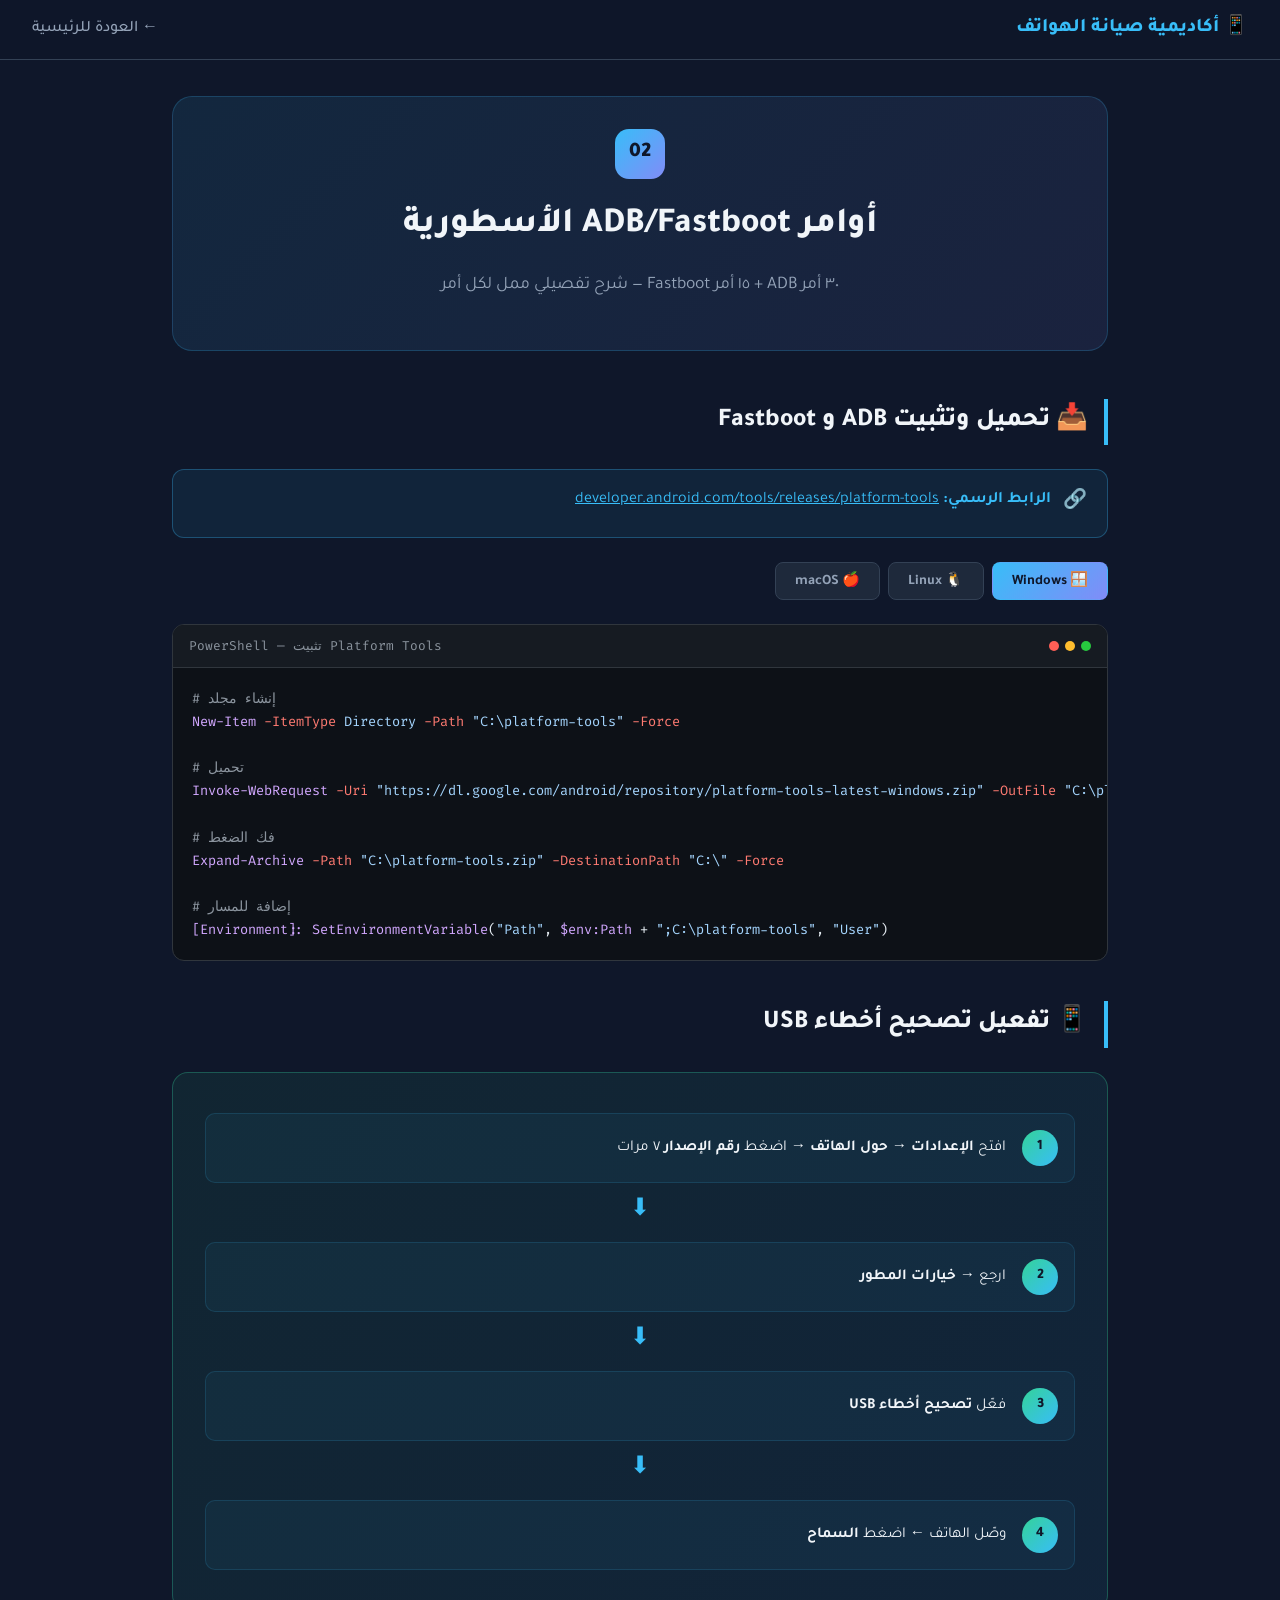
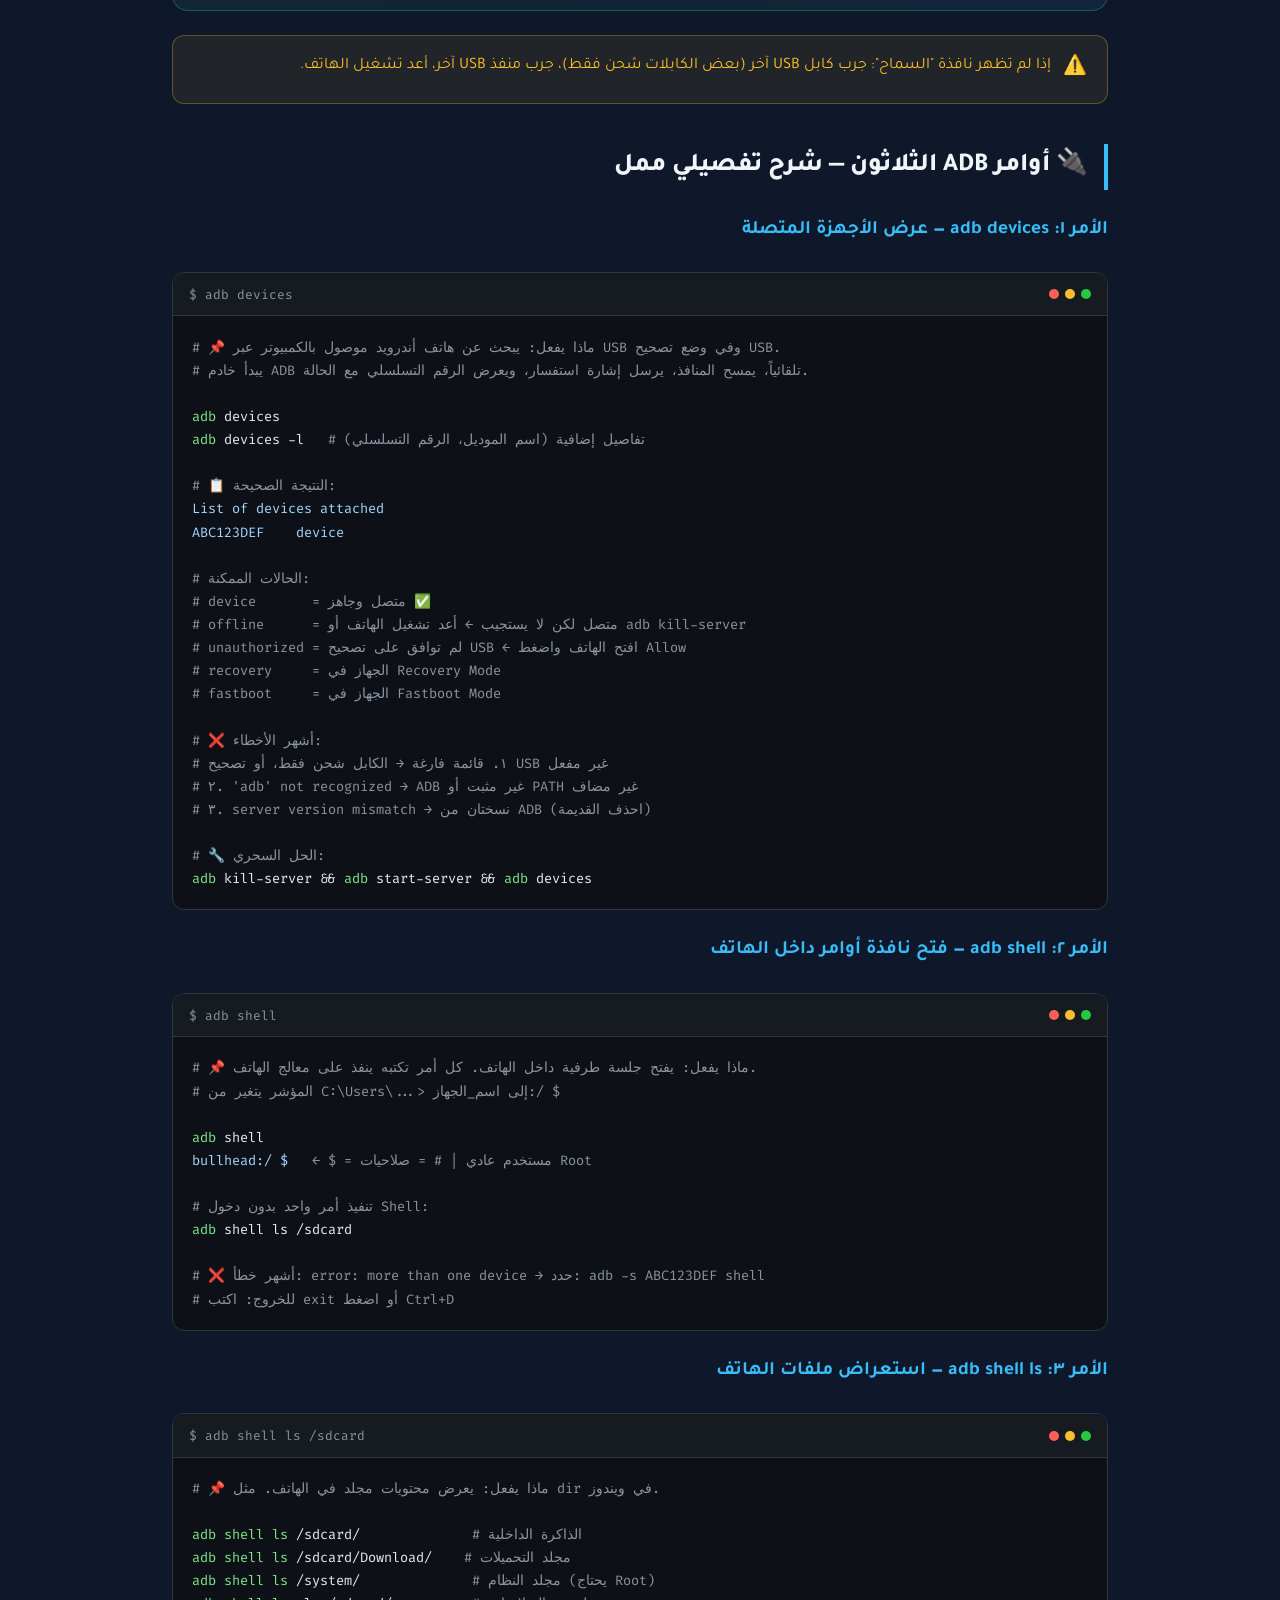
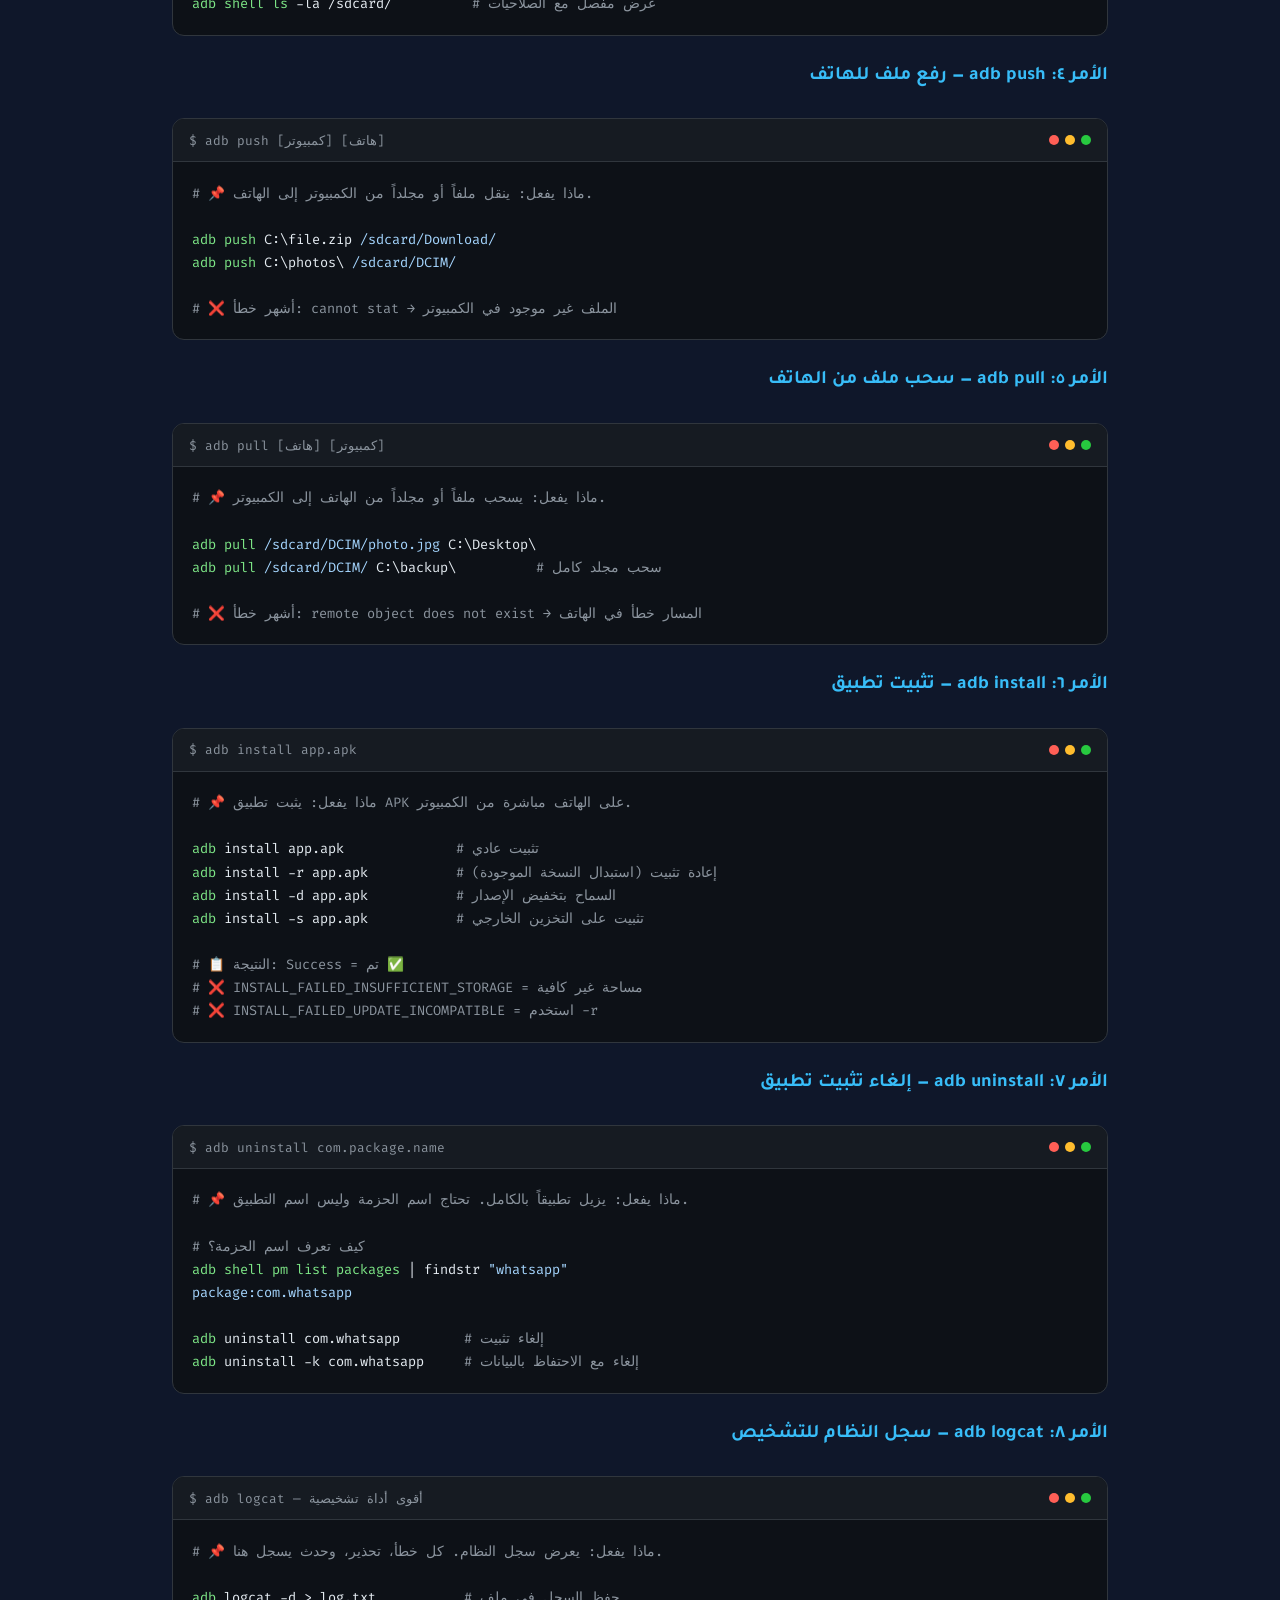
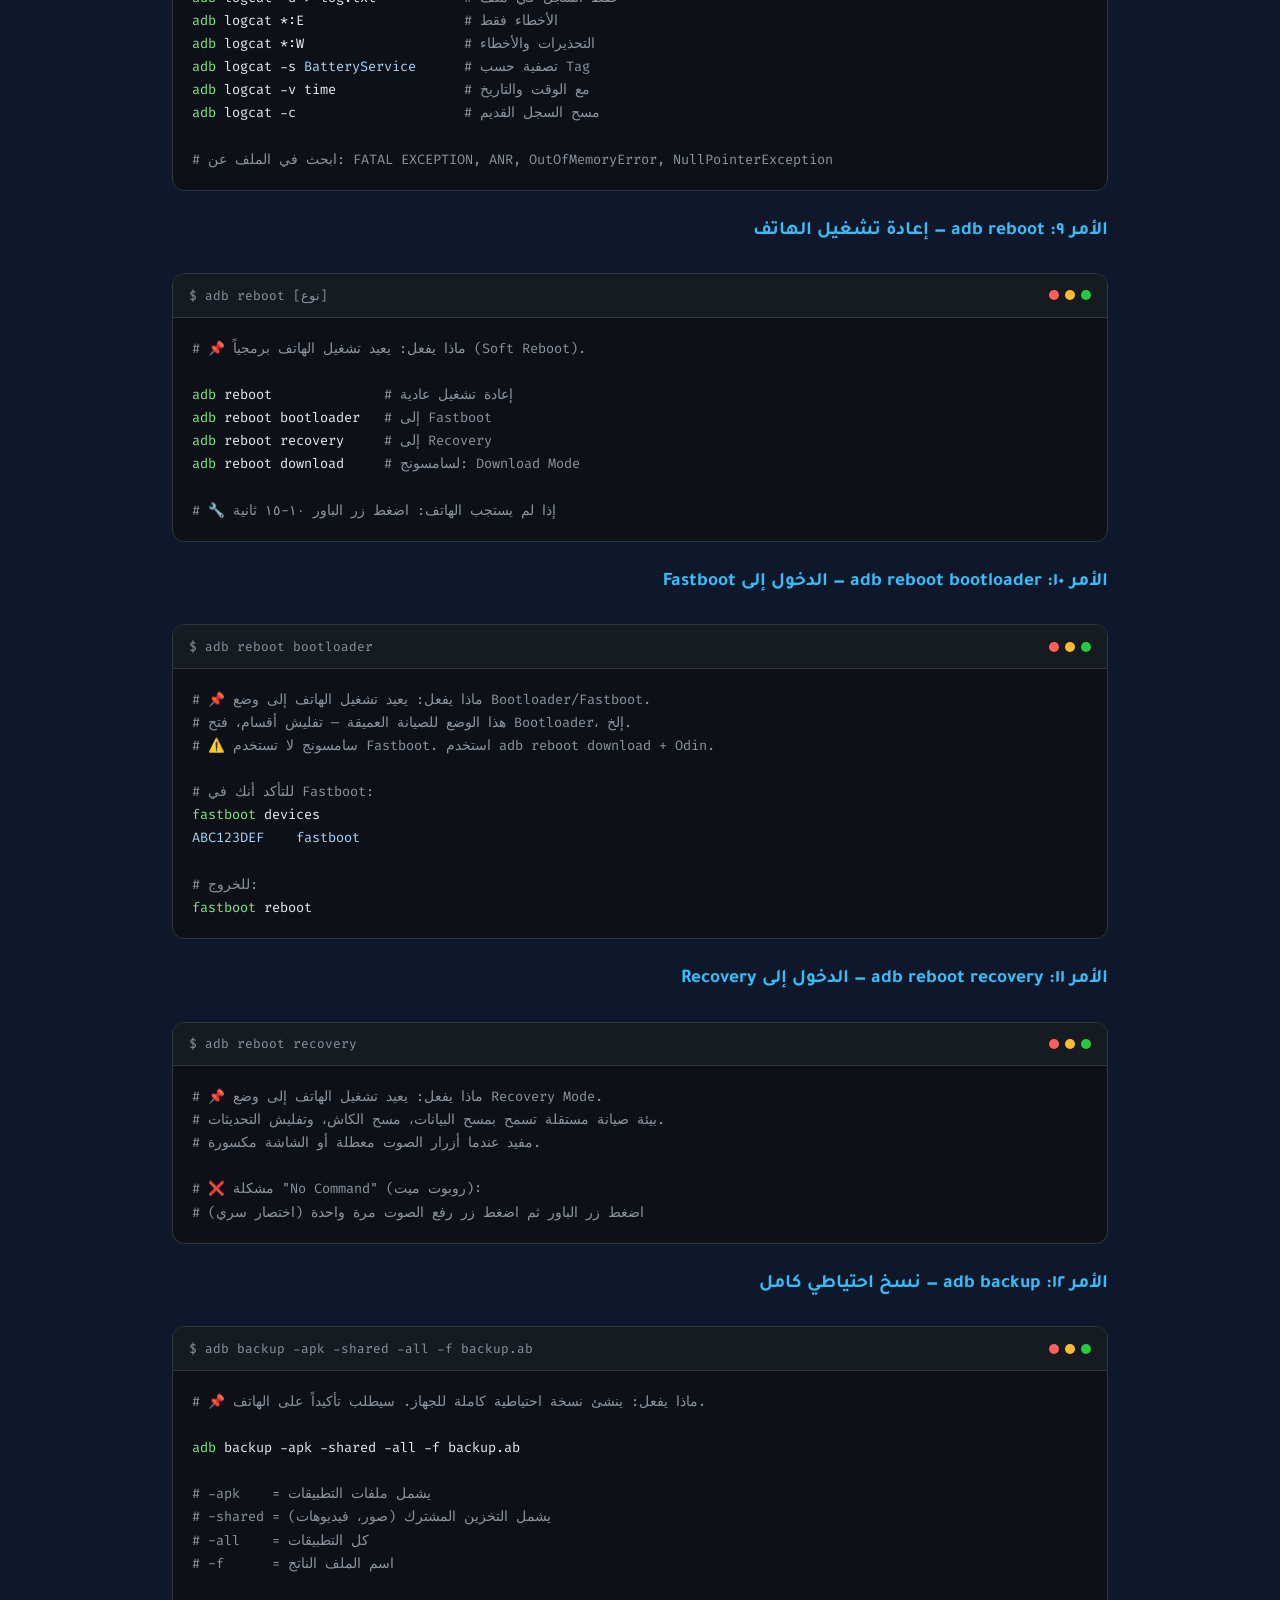
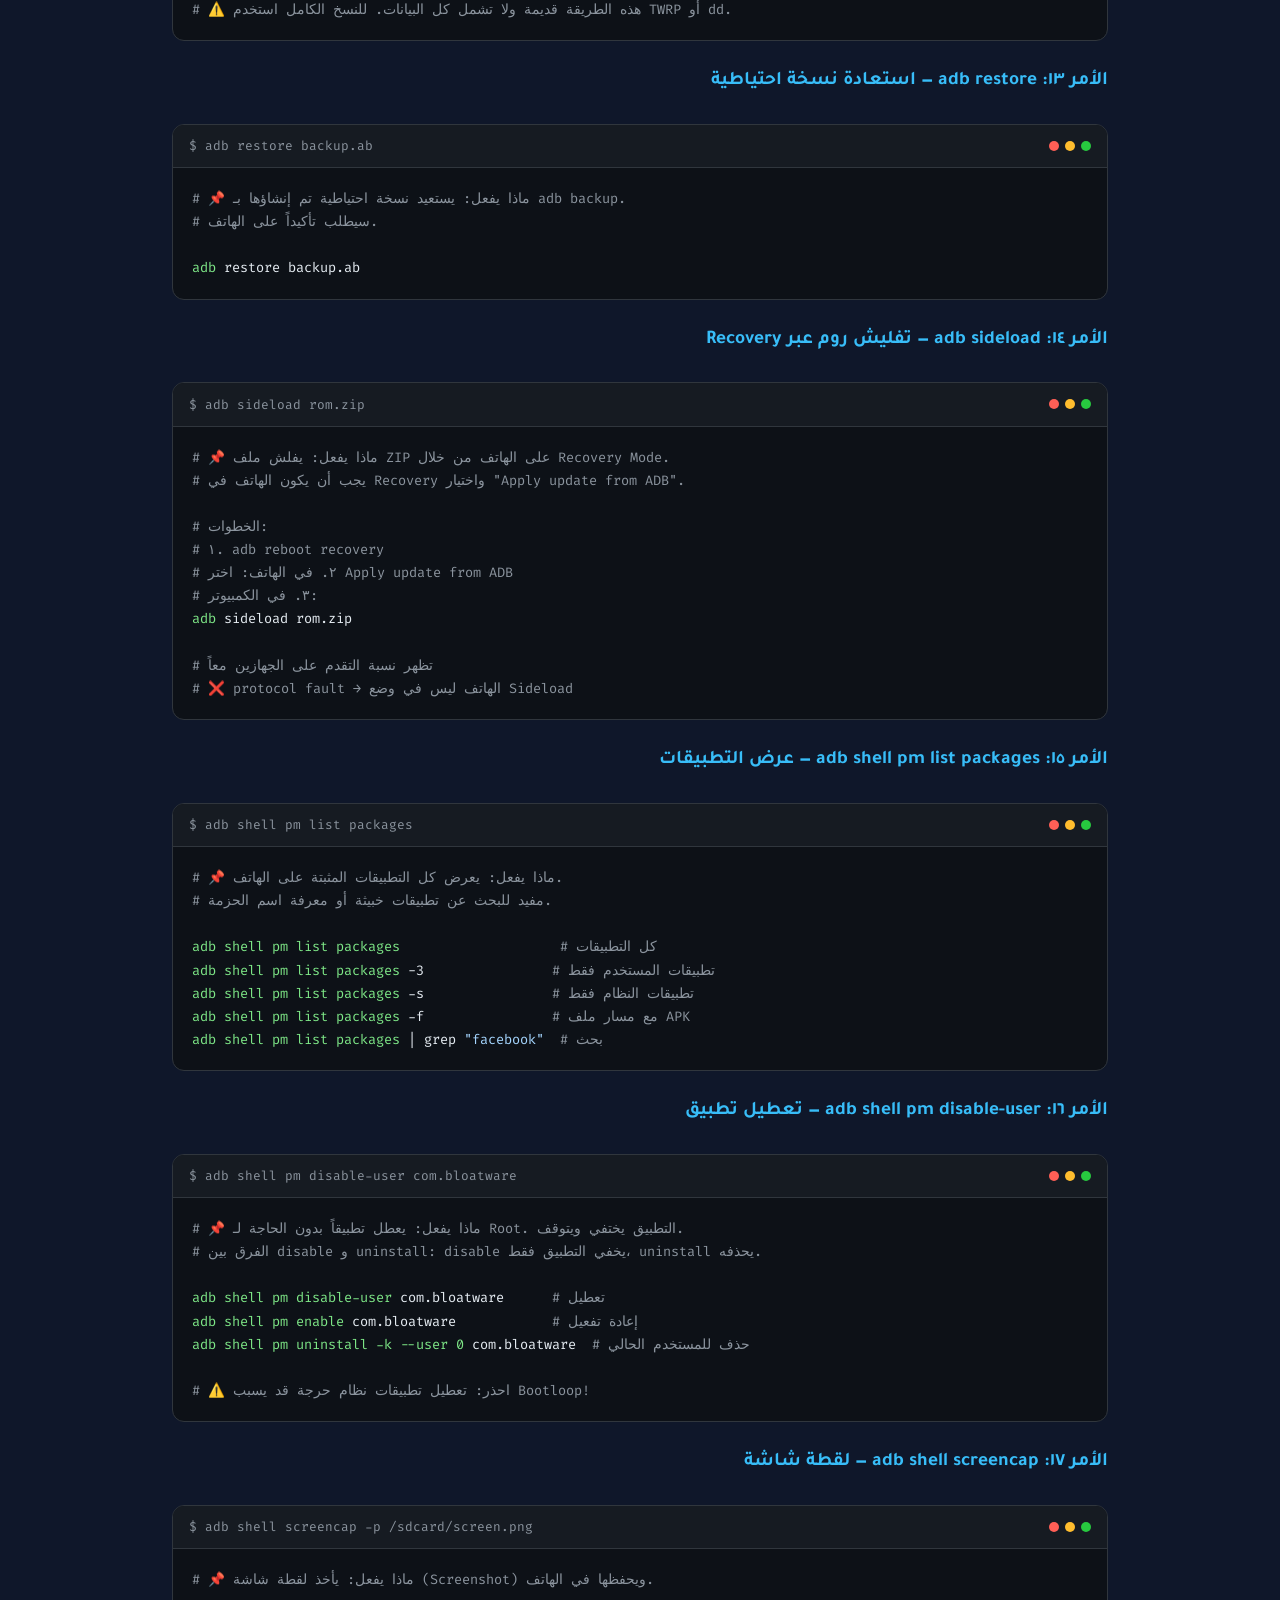
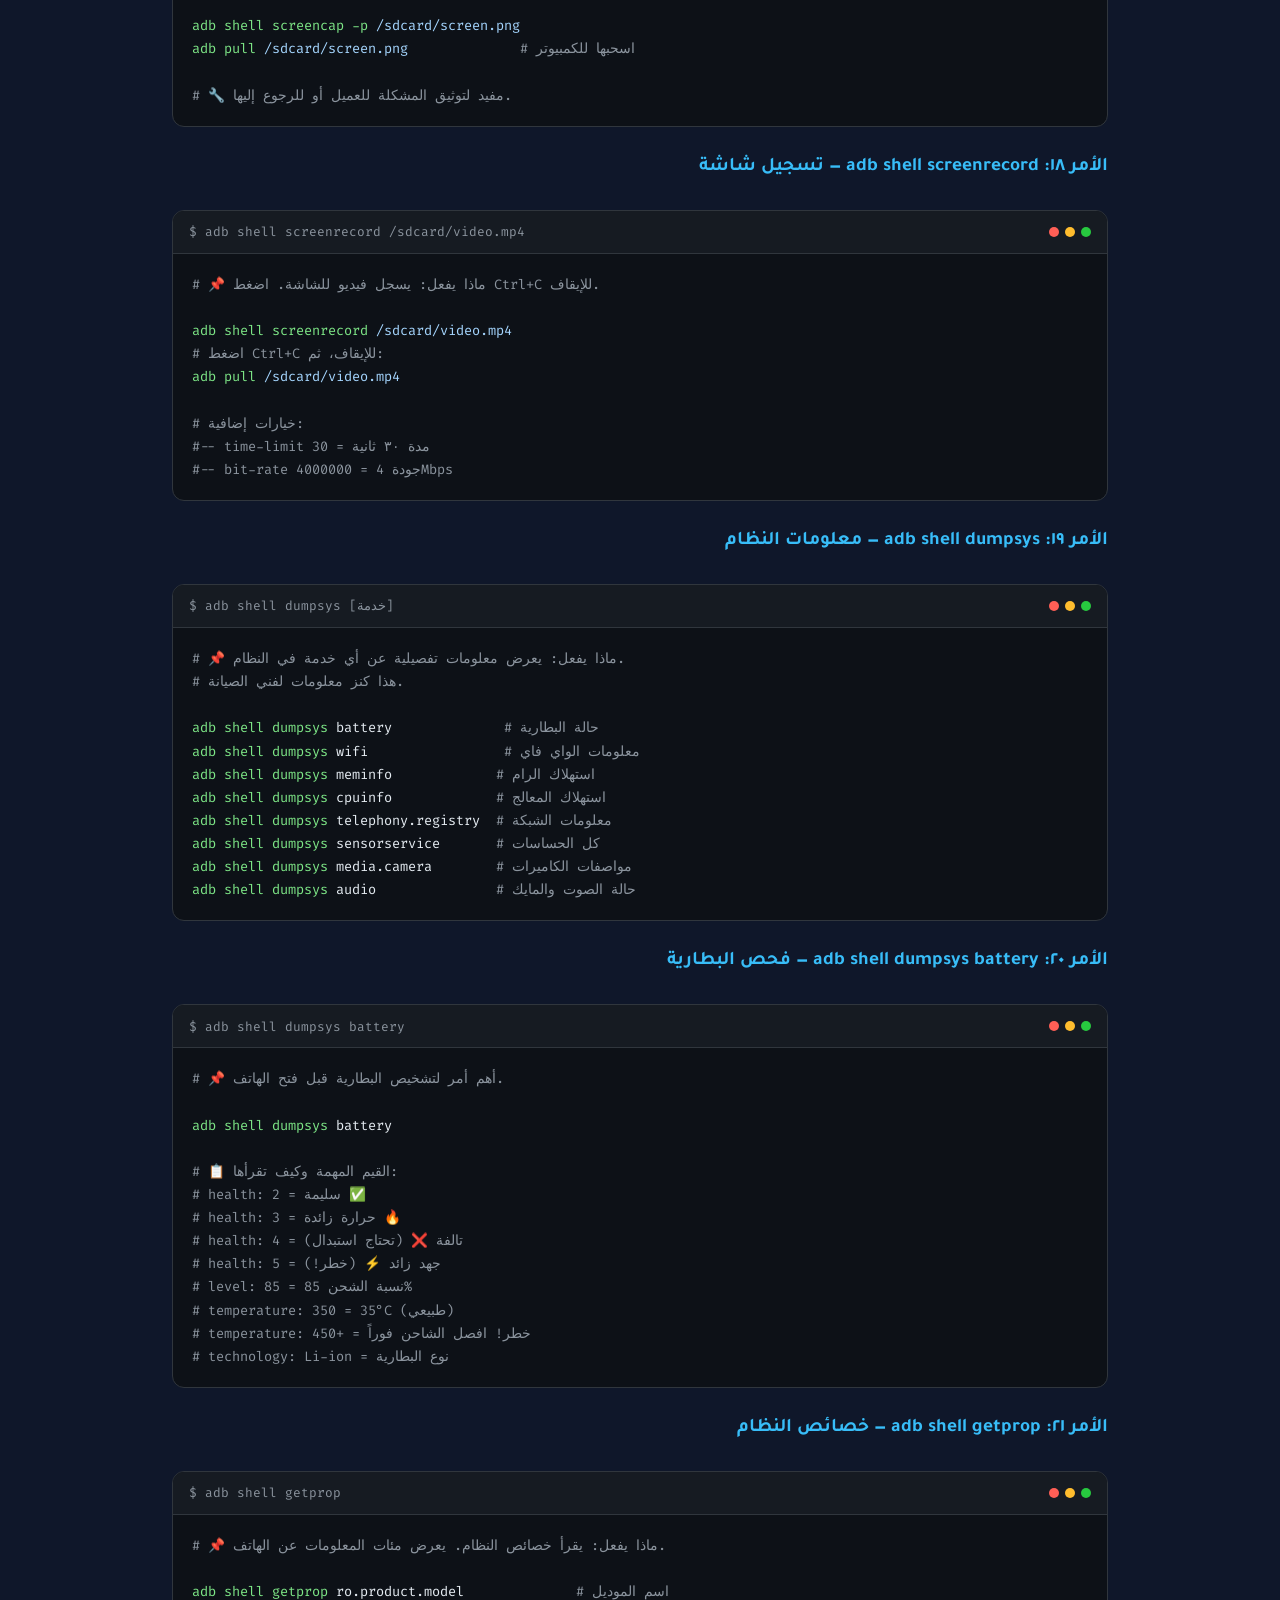
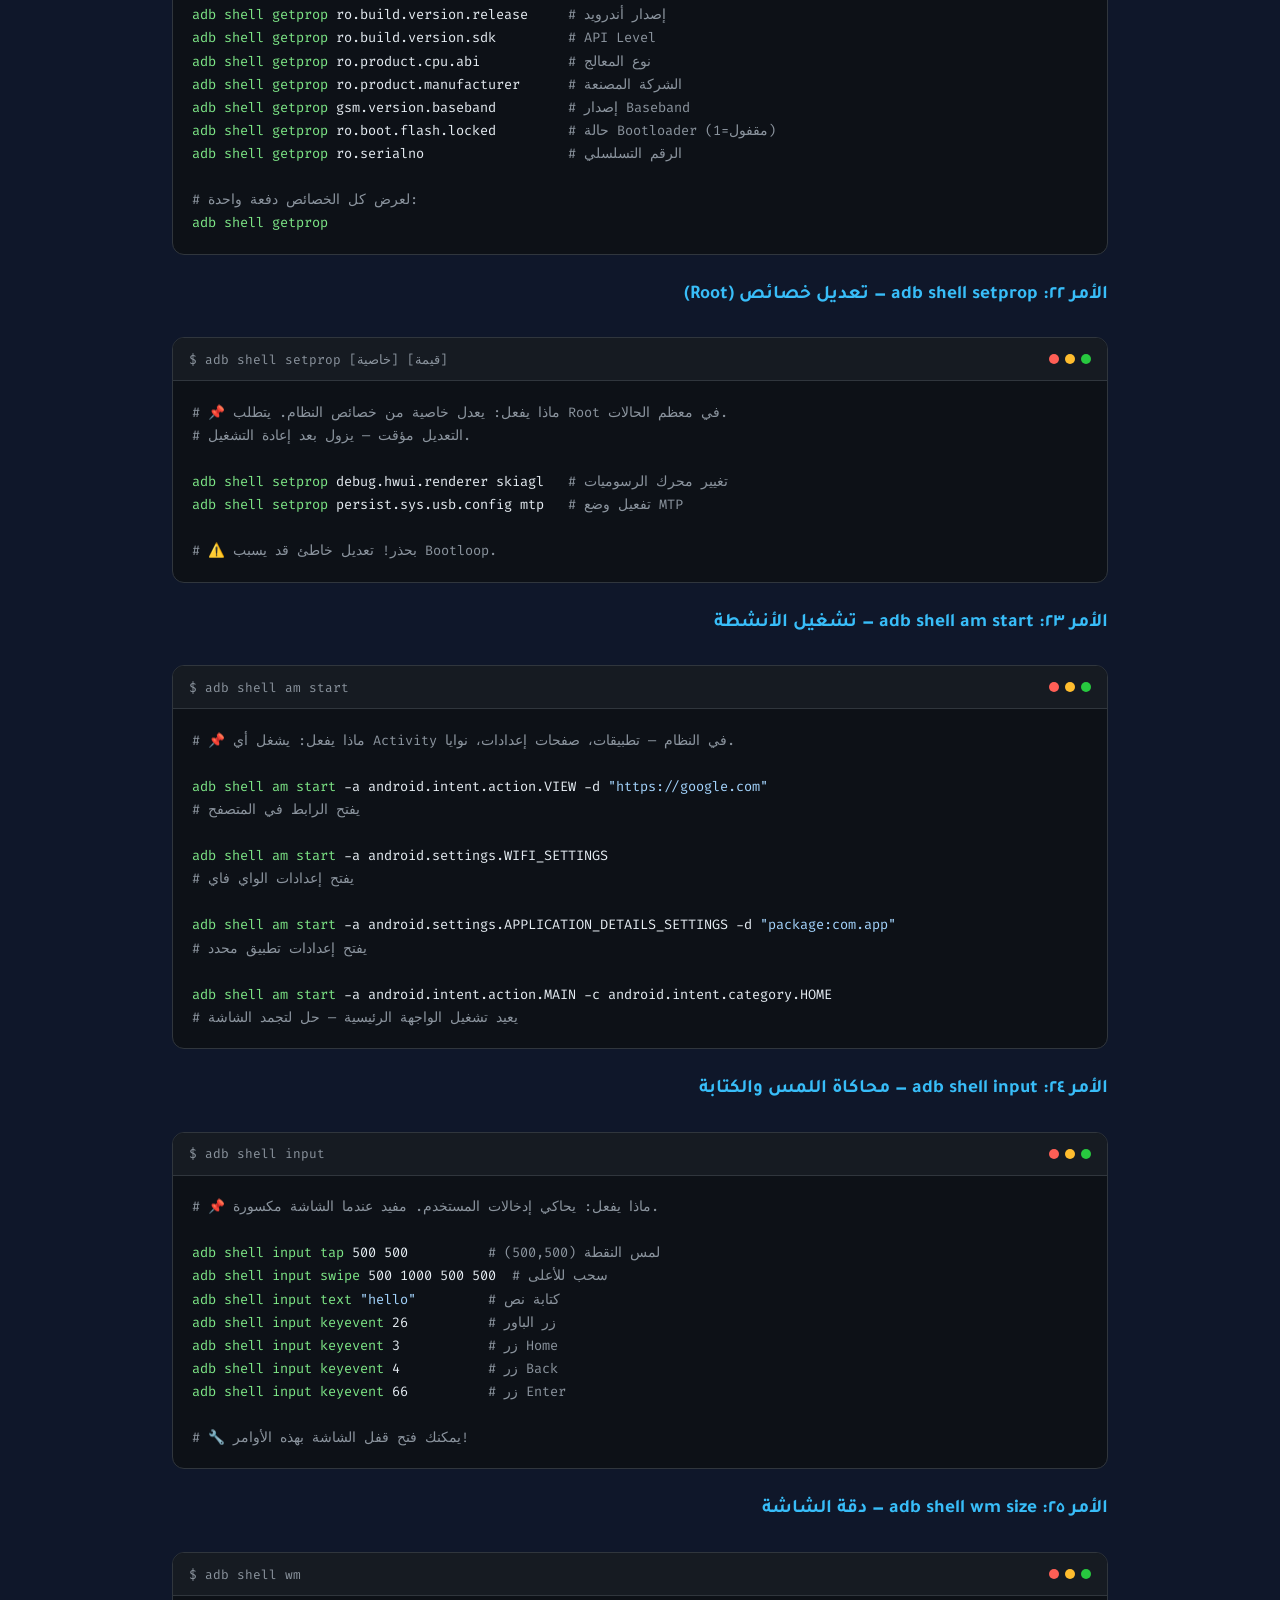
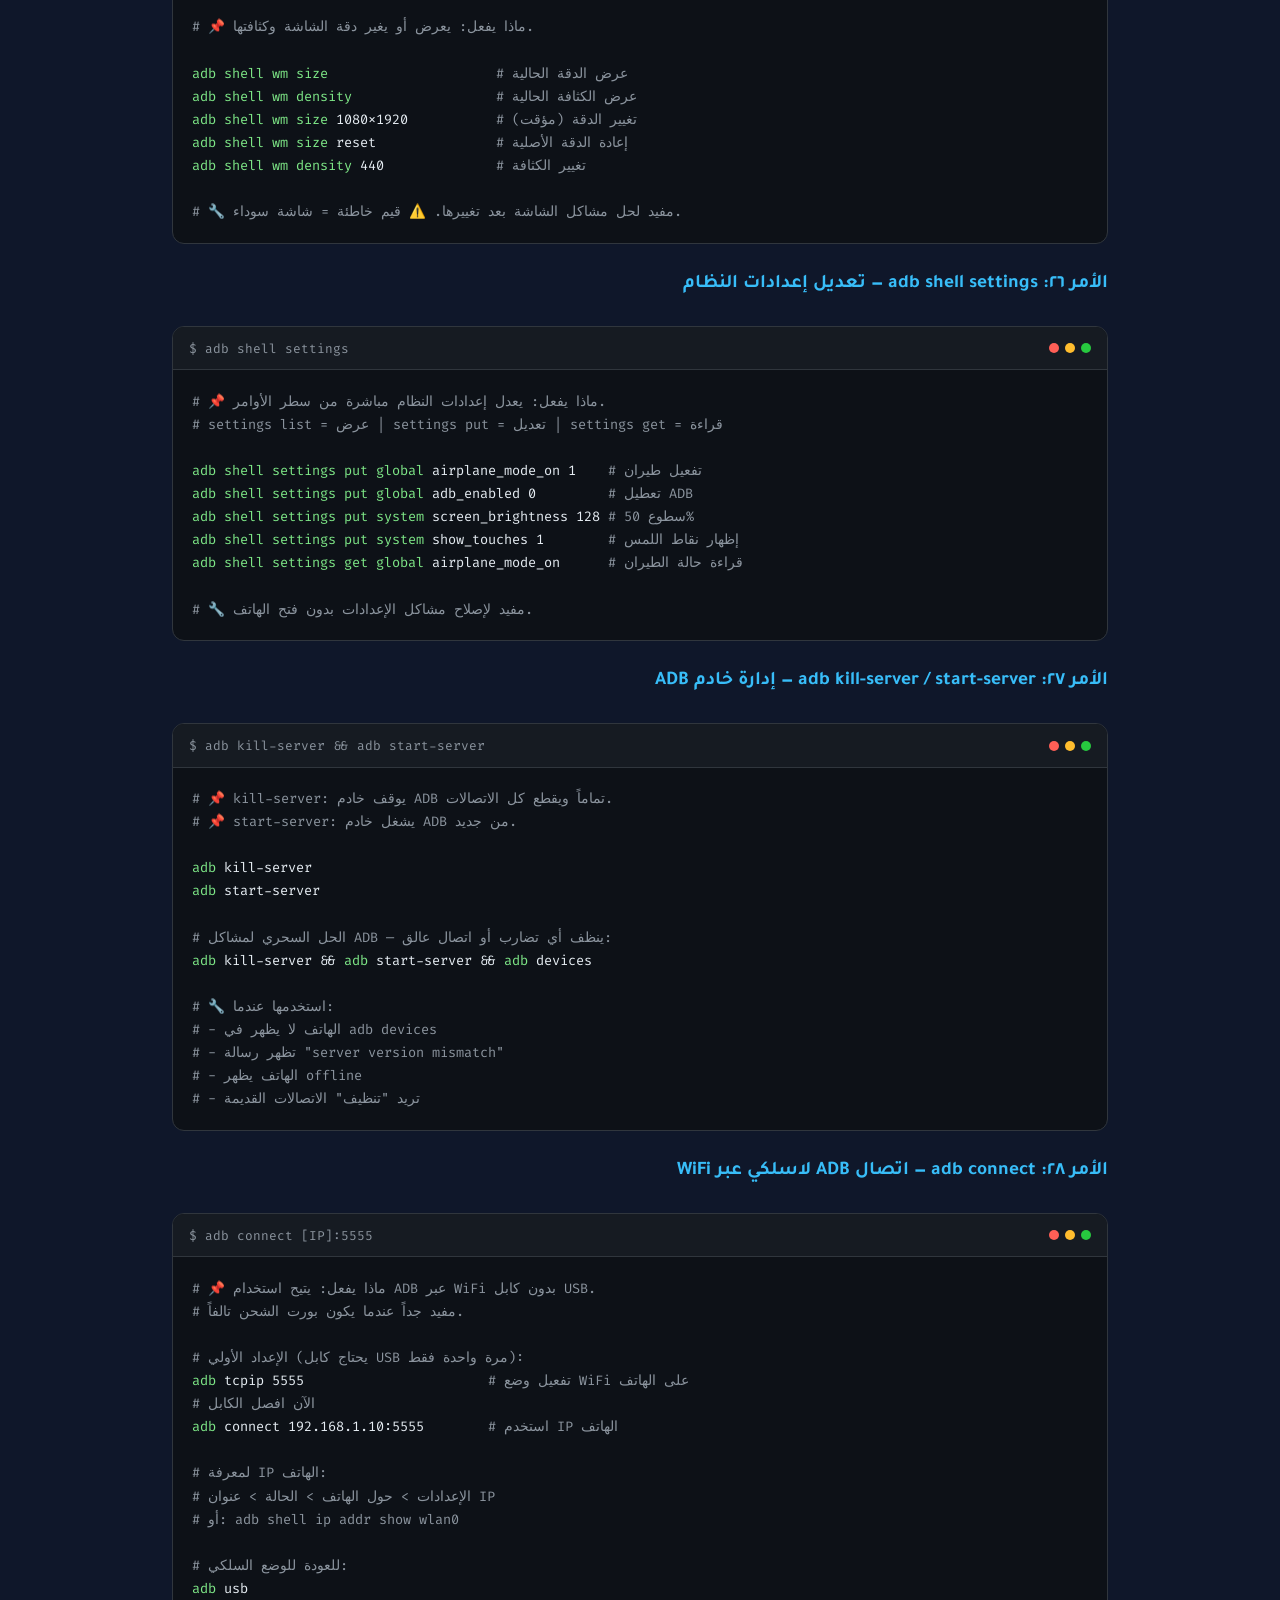
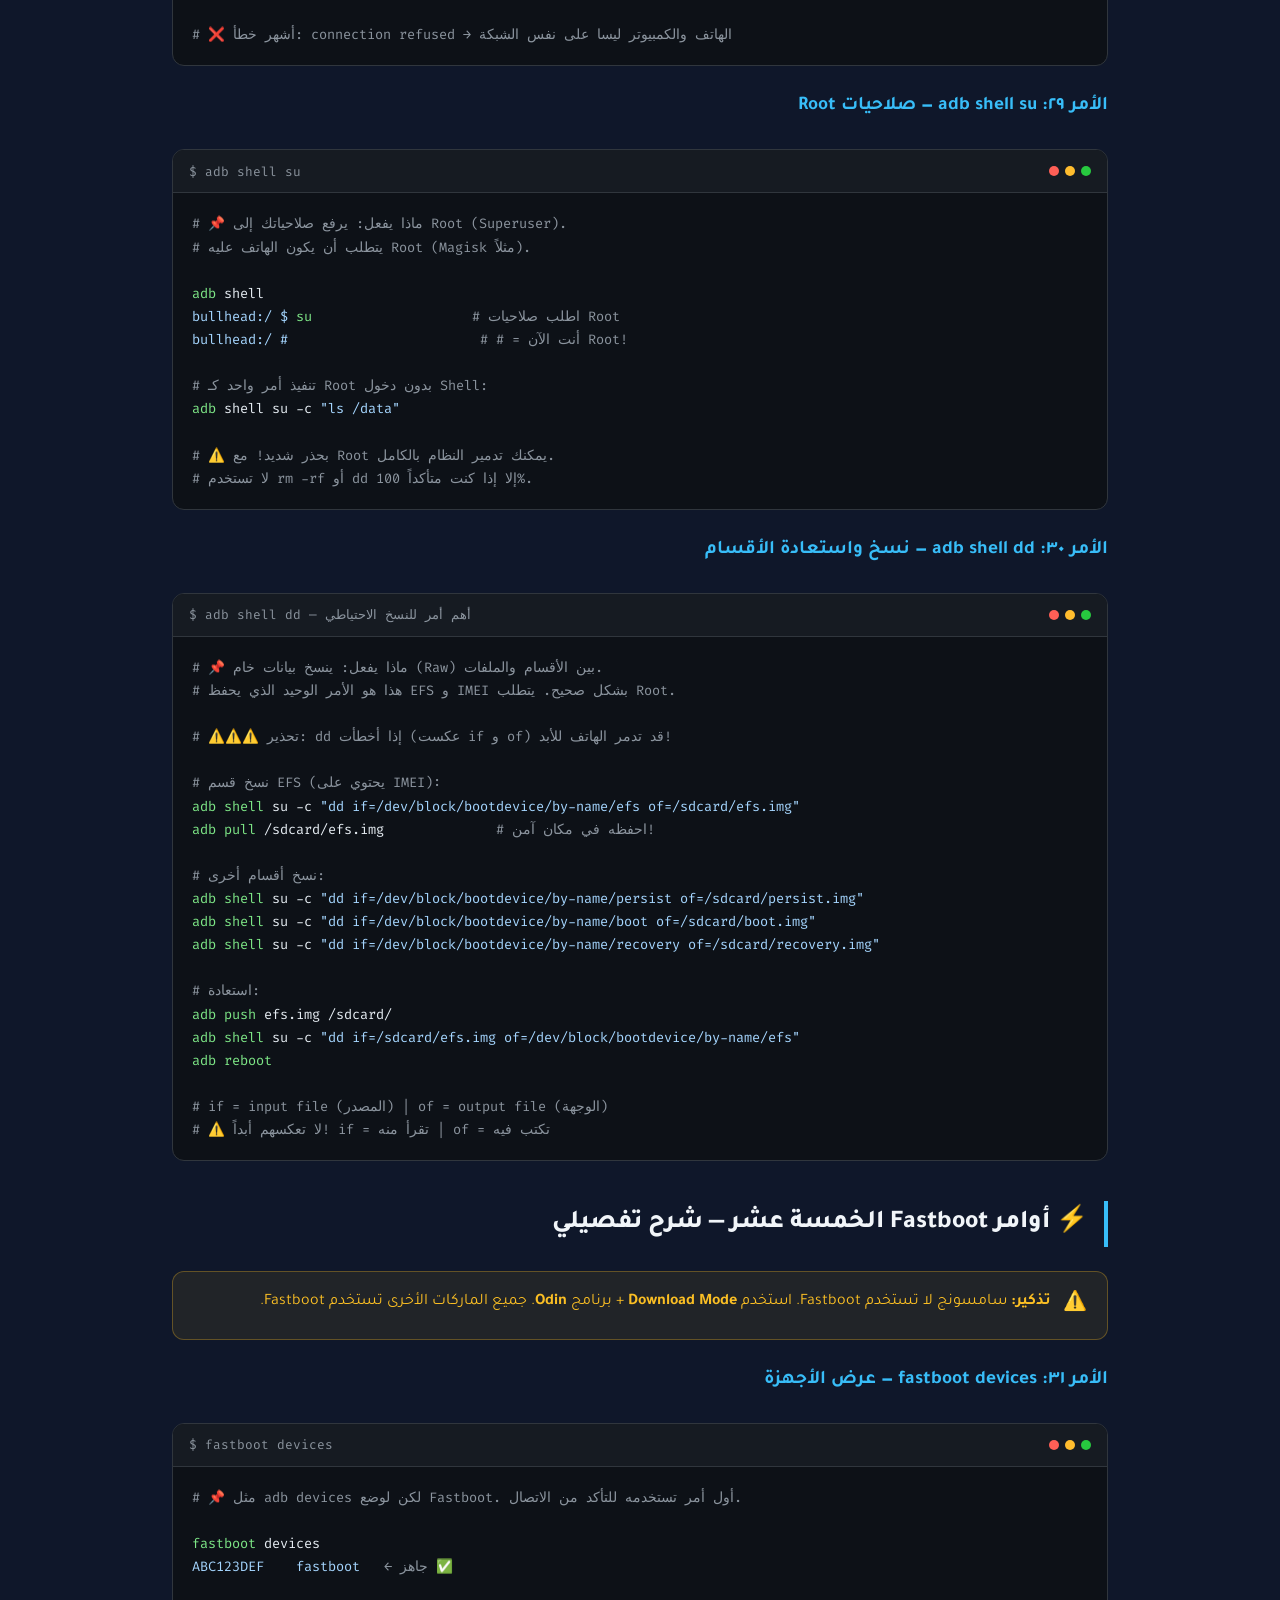
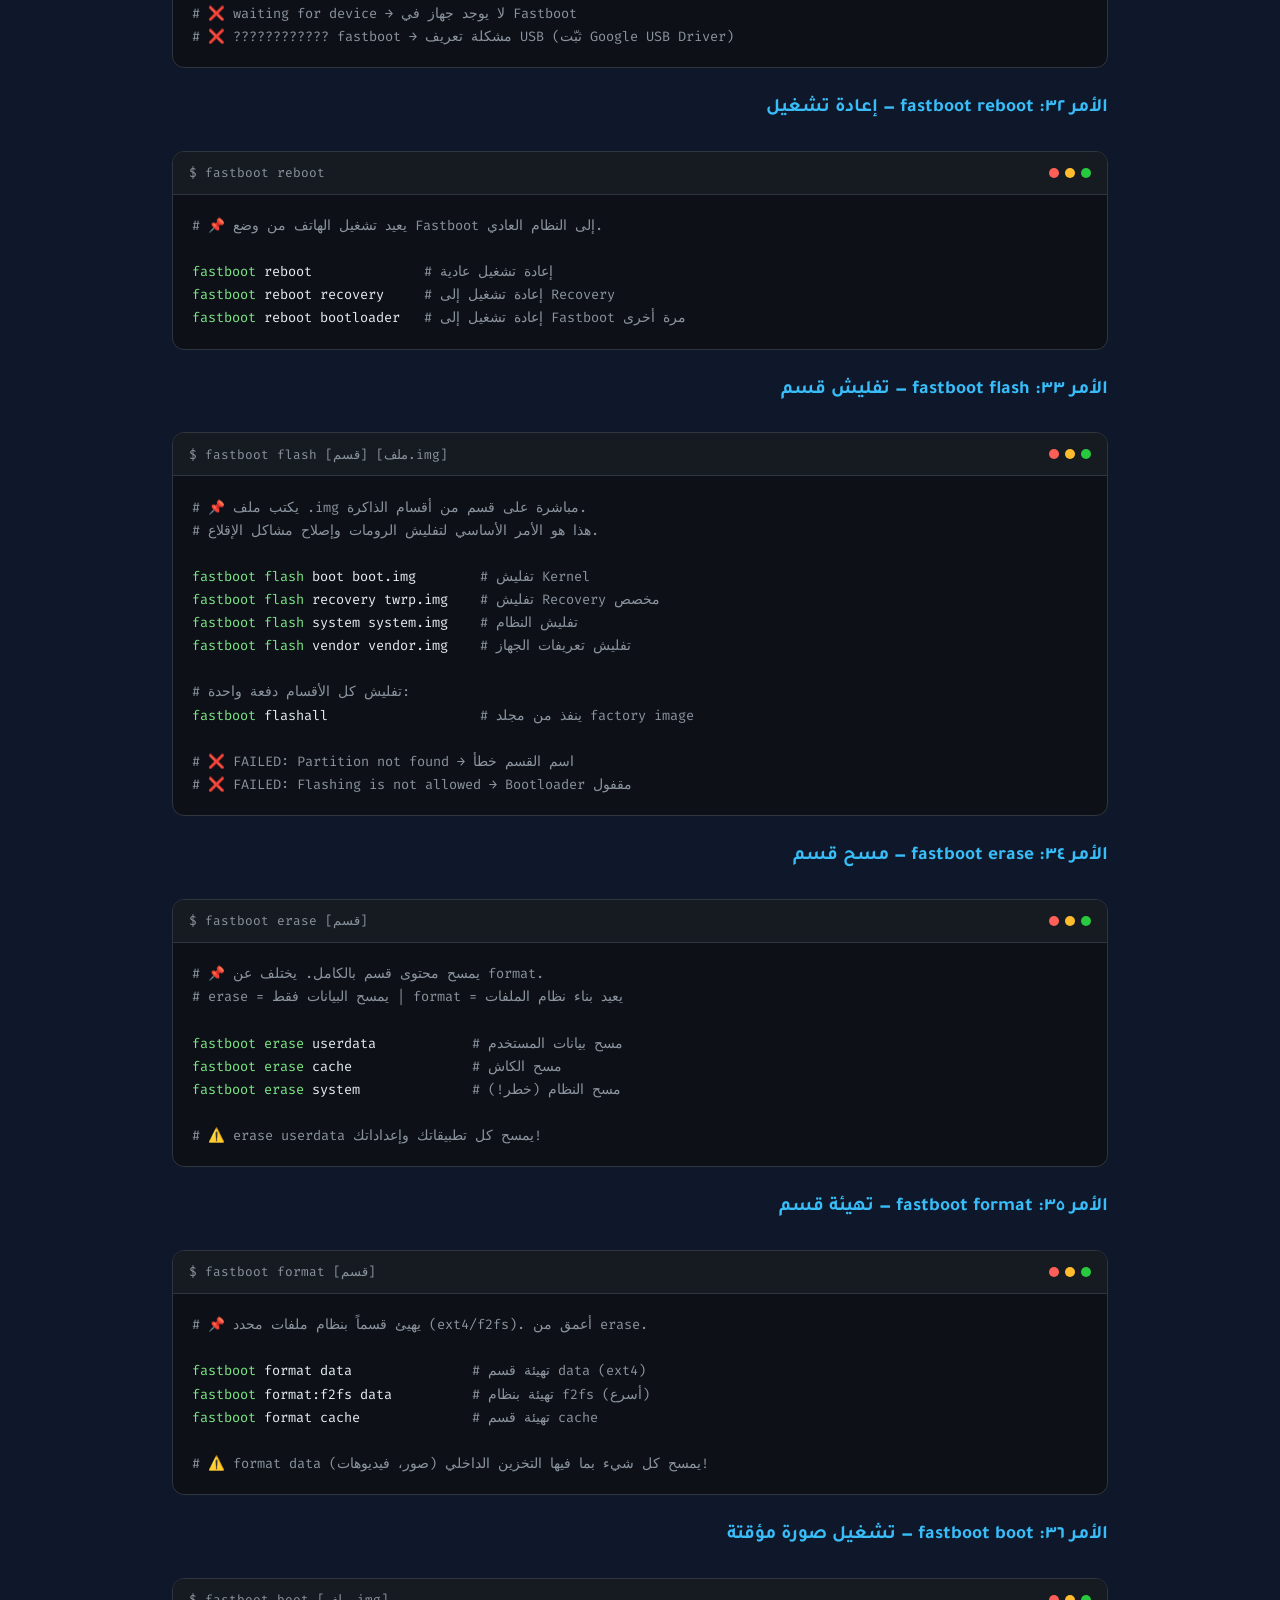
<file: chapter2.html>
<!DOCTYPE html>
<html lang="ar" dir="rtl">
<head>
<meta charset="UTF-8">
<meta name="viewport" content="width=device-width, initial-scale=1.0">
<title>الفصل 2: أوامر ADB/Fastboot الأسطورية | أكاديمية صيانة الهواتف</title>
<link href="https://fonts.googleapis.com/css2?family=Tajawal:wght@400;500;700;800;900&family=Fira+Code:wght@400;600&display=swap" rel="stylesheet">
<style>
:root {
  --c-bg: #0f172a; --c-surface: #1e293b; --c-surface2: #334155;
  --c-primary: #38bdf8; --c-secondary: #818cf8; --c-accent: #f472b6;
  --c-success: #34d399; --c-warning: #fbbf24; --c-danger: #f87171;
  --c-text: #f1f5f9; --c-text2: #94a3b8; --c-border: #334155;
  --glow: 0 0 20px rgba(56,189,248,0.15);
}
* { box-sizing: border-box; margin: 0; padding: 0; }
body { font-family: 'Tajawal', sans-serif; background: var(--c-bg); color: var(--c-text); line-height: 1.8; }

nav {
  position: fixed; top: 0; left: 0; right: 0; z-index: 1000;
  background: rgba(15,23,42,0.9); backdrop-filter: blur(20px);
  border-bottom: 1px solid var(--c-border); padding: 0.75rem 2rem;
  display: flex; align-items: center; justify-content: space-between;
}
.nav-logo { font-weight: 800; font-size: 1.2rem; color: var(--c-primary); text-decoration: none; }
.nav-back { color: var(--c-text2); text-decoration: none; font-weight: 500; transition: color 0.2s; }
.nav-back:hover { color: var(--c-primary); }

main { max-width: 1000px; margin: 0 auto; padding: 6rem 2rem 3rem; }

.chapter-header {
  text-align: center; margin-bottom: 3rem; padding: 2rem;
  background: linear-gradient(135deg, rgba(56,189,248,0.1), rgba(129,140,248,0.1));
  border-radius: 20px; border: 1px solid rgba(56,189,248,0.2);
}
.chapter-num {
  display: inline-flex; align-items: center; justify-content: center;
  width: 50px; height: 50px; background: linear-gradient(135deg, var(--c-primary), var(--c-secondary));
  color: #0f172a; font-weight: 900; border-radius: 14px; font-size: 1.3rem; margin-bottom: 1rem;
}
.chapter-header h1 { font-size: 2.2rem; font-weight: 800; margin-bottom: 0.75rem; }
.chapter-header p { color: var(--c-text2); font-size: 1.1rem; }

h2 {
  font-size: 1.6rem; font-weight: 800; margin: 2.5rem 0 1rem;
  padding-right: 1rem; border-right: 4px solid var(--c-primary);
  color: var(--c-text);
}
h3 { font-size: 1.2rem; font-weight: 700; margin: 1.5rem 0 0.75rem; color: var(--c-primary); }
p { color: var(--c-text2); margin-bottom: 1rem; font-size: 1.05rem; }

.code-block {
  background: #0d1117; border: 1px solid #30363d; border-radius: 12px;
  overflow: hidden; margin: 1.5rem 0; direction: ltr; text-align: left;
}
.code-header {
  display: flex; align-items: center; justify-content: space-between;
  padding: 0.6rem 1rem; background: #161b22; border-bottom: 1px solid #30363d;
}
.code-title { font-family: 'Fira Code', monospace; font-size: 0.8rem; color: #8b949e; }
.code-dots { display: flex; gap: 6px; }
.code-dot { width: 10px; height: 10px; border-radius: 50%; }
.code-dot.r { background: #ff5f56; } .code-dot.y { background: #ffbd2e; } .code-dot.g { background: #27c93f; }
pre {
  padding: 1.2rem; overflow-x: auto; font-family: 'Fira Code', monospace;
  font-size: 0.85rem; line-height: 1.7; color: #e6edf3;
}
pre .comment { color: #8b949e; }
pre .keyword { color: #ff7b72; }
pre .string { color: #a5d6ff; }
pre .func { color: #d2a8ff; }
pre .num { color: #79c0ff; }
pre .cmd { color: #7ee787; }
pre .output { color: #a5d6ff; }
pre .err { color: #ff7b72; }

.terminal {
  background: #0d1117; border: 1px solid #30363d; border-radius: 12px;
  overflow: hidden; margin: 1.5rem 0; direction: ltr; text-align: left;
}
.terminal-header {
  display: flex; align-items: center; gap: 0.5rem;
  padding: 0.6rem 1rem; background: #161b22; border-bottom: 1px solid #30363d;
}
.terminal-body {
  padding: 1.2rem; font-family: 'Fira Code', monospace;
  font-size: 0.85rem; line-height: 1.8; color: #e6edf3;
}
.terminal-body .cmd { color: #7ee787; }
.terminal-body .output { color: #8b949e; }
.terminal-body .prompt { color: #ff7b72; }

.data-table {
  width: 100%; border-collapse: collapse; margin: 1.5rem 0;
  background: var(--c-surface); border-radius: 12px; overflow: hidden;
  border: 1px solid var(--c-border);
}
.data-table th {
  background: var(--c-surface2); padding: 1rem; text-align: right;
  font-weight: 700; color: var(--c-primary); font-size: 0.9rem;
}
.data-table td {
  padding: 0.9rem 1rem; border-top: 1px solid var(--c-border);
  color: var(--c-text2); font-size: 0.9rem;
}
.data-table tr:hover td { background: rgba(56,189,248,0.05); }

.alert {
  padding: 1rem 1.25rem; border-radius: 12px; margin: 1.5rem 0;
  display: flex; align-items: flex-start; gap: 0.75rem; border: 1px solid;
}
.alert-info { background: rgba(56,189,248,0.08); border-color: rgba(56,189,248,0.3); color: var(--c-primary); }
.alert-warn { background: rgba(251,191,36,0.08); border-color: rgba(251,191,36,0.3); color: var(--c-warning); }
.alert-danger { background: rgba(248,113,113,0.08); border-color: rgba(248,113,113,0.3); color: var(--c-danger); }
.alert-success { background: rgba(52,211,153,0.08); border-color: rgba(52,211,153,0.3); color: var(--c-success); }
.alert-icon { font-size: 1.2rem; flex-shrink: 0; }

.diagram-box {
  background: var(--c-surface); border: 1px solid var(--c-border);
  border-radius: 16px; padding: 2rem; margin: 1.5rem 0;
}
.diagram-step {
  display: flex; align-items: center; gap: 1rem;
  padding: 1rem; margin: 0.5rem 0; border-radius: 10px;
  background: rgba(56,189,248,0.05); border: 1px solid rgba(56,189,248,0.15);
}
.diagram-step .num {
  width: 36px; height: 36px; border-radius: 50%;
  background: linear-gradient(135deg, var(--c-primary), var(--c-secondary));
  color: #0f172a; display: flex; align-items: center; justify-content: center;
  font-weight: 800; font-size: 0.9rem; flex-shrink: 0;
}
.diagram-step .text { font-size: 0.95rem; color: var(--c-text); }
.diagram-arrow { text-align: center; font-size: 1.5rem; color: var(--c-primary); margin: 0.25rem 0; }

.os-tabs { display: flex; gap: 0.5rem; margin-bottom: 1rem; flex-wrap: wrap; }
.os-tab {
  padding: 0.5rem 1.2rem; border-radius: 8px; border: 1px solid var(--c-border);
  background: var(--c-surface); color: var(--c-text2); cursor: pointer;
  font-weight: 600; font-family: inherit; font-size: 0.9rem; transition: all 0.2s;
}
.os-tab.active { background: linear-gradient(135deg, var(--c-primary), var(--c-secondary)); color: #0f172a; border-color: transparent; }
.os-tab:hover:not(.active) { border-color: var(--c-primary); color: var(--c-primary); }
.os-panel { display: none; }
.os-panel.active { display: block; }

.next-prev {
  display: flex; justify-content: space-between; margin-top: 3rem;
  padding-top: 2rem; border-top: 1px solid var(--c-border);
}
.next-prev a {
  display: inline-flex; align-items: center; gap: 0.5rem;
  padding: 0.8rem 1.5rem; border-radius: 12px;
  text-decoration: none; font-weight: 700; transition: all 0.3s;
}
.next-prev .prev { color: var(--c-text2); border: 1px solid var(--c-border); }
.next-prev .prev:hover { border-color: var(--c-primary); color: var(--c-primary); }
.next-prev .next {
  background: linear-gradient(135deg, var(--c-primary), var(--c-secondary));
  color: #0f172a; box-shadow: 0 4px 15px rgba(56,189,248,0.3);
}
.next-prev .next:hover { transform: translateX(-3px); }

::-webkit-scrollbar { width: 8px; }
::-webkit-scrollbar-track { background: var(--c-bg); }
::-webkit-scrollbar-thumb { background: var(--c-surface2); border-radius: 4px; }
::-webkit-scrollbar-thumb:hover { background: var(--c-primary); }

@media (max-width: 768px) {
  main { padding: 5rem 1rem 2rem; }
  .chapter-header h1 { font-size: 1.6rem; }
  h2 { font-size: 1.3rem; }
}
</style>
</head>
<body>

<nav>
  <a href="index.html" class="nav-logo">📱 أكاديمية صيانة الهواتف</a>
  <a href="index.html" class="nav-back">← العودة للرئيسية</a>
</nav>

<main>

<div class="chapter-header">
  <div class="chapter-num">02</div>
  <h1>أوامر ADB/Fastboot الأسطورية</h1>
  <p>٣٠ أمر ADB + ١٥ أمر Fastboot — شرح تفصيلي ممل لكل أمر</p>
</div>

<!-- ================================================================ -->
<!-- تحميل Platform Tools -->
<!-- ================================================================ -->
<h2>📥 تحميل وتثبيت ADB و Fastboot</h2>

<div class="alert alert-info">
  <span class="alert-icon">🔗</span>
  <div><strong>الرابط الرسمي:</strong> <a href="https://developer.android.com/tools/releases/platform-tools" target="_blank" style="color:var(--c-primary);">developer.android.com/tools/releases/platform-tools</a></div>
</div>

<div class="os-tabs">
  <button class="os-tab active" onclick="showOS('win')">🪟 Windows</button>
  <button class="os-tab" onclick="showOS('linux')">🐧 Linux</button>
  <button class="os-tab" onclick="showOS('mac')">🍎 macOS</button>
</div>

<div id="win" class="os-panel active">
<div class="code-block">
  <div class="code-header">
    <span class="code-title">PowerShell — تثبيت Platform Tools</span>
    <div class="code-dots"><span class="code-dot r"></span><span class="code-dot y"></span><span class="code-dot g"></span></div>
  </div>
  <pre><span class="comment"># إنشاء مجلد</span>
<span class="func">New-Item</span> <span class="keyword">-ItemType</span> <span class="string">Directory</span> <span class="keyword">-Path</span> <span class="string">"C:\platform-tools"</span> <span class="keyword">-Force</span>

<span class="comment"># تحميل</span>
<span class="func">Invoke-WebRequest</span> <span class="keyword">-Uri</span> <span class="string">"https://dl.google.com/android/repository/platform-tools-latest-windows.zip"</span> <span class="keyword">-OutFile</span> <span class="string">"C:\platform-tools.zip"</span>

<span class="comment"># فك الضغط</span>
<span class="func">Expand-Archive</span> <span class="keyword">-Path</span> <span class="string">"C:\platform-tools.zip"</span> <span class="keyword">-DestinationPath</span> <span class="string">"C:\"</span> <span class="keyword">-Force</span>

<span class="comment"># إضافة للمسار</span>
<span class="func">[Environment]::SetEnvironmentVariable</span>(<span class="string">"Path"</span>, <span class="func">$env:Path</span> + <span class="string">";C:\platform-tools"</span>, <span class="string">"User"</span>)</pre>
</div>
</div>

<div id="linux" class="os-panel">
<div class="terminal">
  <div class="terminal-header">
    <div class="code-dots"><span class="code-dot r"></span><span class="code-dot y"></span><span class="code-dot g"></span></div>
    <span class="code-title">Terminal</span>
  </div>
  <div class="terminal-body">
<span class="prompt">$</span> <span class="cmd">sudo apt update && sudo apt install</span> android-tools-adb android-tools-fastboot
  </div>
</div>
</div>

<div id="mac" class="os-panel">
<div class="terminal">
  <div class="terminal-header">
    <div class="code-dots"><span class="code-dot r"></span><span class="code-dot y"></span><span class="code-dot g"></span></div>
    <span class="code-title">Terminal</span>
  </div>
  <div class="terminal-body">
<span class="prompt">$</span> <span class="cmd">brew install --cask</span> android-platform-tools
  </div>
</div>
</div>

<!-- ================================================================ -->
<!-- تفعيل USB Debugging -->
<!-- ================================================================ -->
<h2>📱 تفعيل تصحيح أخطاء USB</h2>

<div class="diagram-box" style="background:linear-gradient(135deg,rgba(52,211,153,0.08),rgba(56,189,248,0.08)); border-color:rgba(52,211,153,0.3);">
  <div class="diagram-step">
    <div class="num" style="background:linear-gradient(135deg,var(--c-success),var(--c-primary));">1</div>
    <div class="text">افتح <strong>الإعدادات</strong> → <strong>حول الهاتف</strong> → اضغط <strong>رقم الإصدار</strong> ٧ مرات</div>
  </div>
  <div class="diagram-arrow">⬇</div>
  <div class="diagram-step">
    <div class="num" style="background:linear-gradient(135deg,var(--c-success),var(--c-primary));">2</div>
    <div class="text">ارجع → <strong>خيارات المطور</strong></div>
  </div>
  <div class="diagram-arrow">⬇</div>
  <div class="diagram-step">
    <div class="num" style="background:linear-gradient(135deg,var(--c-success),var(--c-primary));">3</div>
    <div class="text">فعّل <strong>تصحيح أخطاء USB</strong></div>
  </div>
  <div class="diagram-arrow">⬇</div>
  <div class="diagram-step">
    <div class="num" style="background:linear-gradient(135deg,var(--c-success),var(--c-primary));">4</div>
    <div class="text">وصّل الهاتف ← اضغط <strong>السماح</strong></div>
  </div>
</div>

<div class="alert alert-warn">
  <span class="alert-icon">⚠️</span>
  <div>إذا لم تظهر نافذة "السماح": جرب كابل USB آخر (بعض الكابلات شحن فقط)، جرب منفذ USB آخر، أعد تشغيل الهاتف.</div>
</div>

<!-- ================================================================ -->
<!-- أوامر ADB - 30 أمر -->
<!-- ================================================================ -->
<h2>🔌 أوامر ADB الثلاثون — شرح تفصيلي ممل</h2>

<!-- ١ -->
<h3>الأمر ١: adb devices — عرض الأجهزة المتصلة</h3>
<div class="code-block">
  <div class="code-header">
    <span class="code-title">$ adb devices</span>
    <div class="code-dots"><span class="code-dot r"></span><span class="code-dot y"></span><span class="code-dot g"></span></div>
  </div>
  <pre><span class="comment"># 📌 ماذا يفعل: يبحث عن هاتف أندرويد موصول بالكمبيوتر عبر USB وفي وضع تصحيح USB.
# يبدأ خادم ADB تلقائياً، يمسح المنافذ، يرسل إشارة استفسار، ويعرض الرقم التسلسلي مع الحالة.</span>

<span class="cmd">adb</span> devices
<span class="cmd">adb</span> devices -l   <span class="comment"># تفاصيل إضافية (اسم الموديل، الرقم التسلسلي)</span>

<span class="comment"># 📋 النتيجة الصحيحة:</span>
<span class="output">List of devices attached
ABC123DEF    device</span>

<span class="comment"># الحالات الممكنة:
# device       = متصل وجاهز ✅
# offline      = متصل لكن لا يستجيب ← أعد تشغيل الهاتف أو adb kill-server
# unauthorized = لم توافق على تصحيح USB ← افتح الهاتف واضغط Allow
# recovery     = الجهاز في Recovery Mode
# fastboot     = الجهاز في Fastboot Mode</span>

<span class="comment"># ❌ أشهر الأخطاء:
# ١. قائمة فارغة → الكابل شحن فقط، أو تصحيح USB غير مفعل
# ٢. 'adb' not recognized → ADB غير مثبت أو PATH غير مضاف
# ٣. server version mismatch → نسختان من ADB (احذف القديمة)</span>

<span class="comment"># 🔧 الحل السحري:</span>
<span class="cmd">adb</span> kill-server && <span class="cmd">adb</span> start-server && <span class="cmd">adb</span> devices</pre>
</div>

<!-- ٢ -->
<h3>الأمر ٢: adb shell — فتح نافذة أوامر داخل الهاتف</h3>
<div class="code-block">
  <div class="code-header">
    <span class="code-title">$ adb shell</span>
    <div class="code-dots"><span class="code-dot r"></span><span class="code-dot y"></span><span class="code-dot g"></span></div>
  </div>
  <pre><span class="comment"># 📌 ماذا يفعل: يفتح جلسة طرفية داخل الهاتف. كل أمر تكتبه ينفذ على معالج الهاتف.
# المؤشر يتغير من C:\Users\...> إلى اسم_الجهاز:/ $</span>

<span class="cmd">adb</span> shell
<span class="output">bullhead:/ $</span>   <span class="comment">← $ = مستخدم عادي | # = صلاحيات Root</span>

<span class="comment"># تنفيذ أمر واحد بدون دخول Shell:</span>
<span class="cmd">adb</span> shell ls /sdcard

<span class="comment"># ❌ أشهر خطأ: error: more than one device → حدد: adb -s ABC123DEF shell
# للخروج: اكتب exit أو اضغط Ctrl+D</span></pre>
</div>

<!-- ٣ -->
<h3>الأمر ٣: adb shell ls — استعراض ملفات الهاتف</h3>
<div class="code-block">
  <div class="code-header">
    <span class="code-title">$ adb shell ls /sdcard</span>
    <div class="code-dots"><span class="code-dot r"></span><span class="code-dot y"></span><span class="code-dot g"></span></div>
  </div>
  <pre><span class="comment"># 📌 ماذا يفعل: يعرض محتويات مجلد في الهاتف. مثل dir في ويندوز.</span>

<span class="cmd">adb shell ls</span> /sdcard/              <span class="comment"># الذاكرة الداخلية</span>
<span class="cmd">adb shell ls</span> /sdcard/Download/    <span class="comment"># مجلد التحميلات</span>
<span class="cmd">adb shell ls</span> /system/              <span class="comment"># مجلد النظام (يحتاج Root)</span>
<span class="cmd">adb shell ls</span> -la /sdcard/          <span class="comment"># عرض مفصل مع الصلاحيات</span></pre>
</div>

<!-- ٤ -->
<h3>الأمر ٤: adb push — رفع ملف للهاتف</h3>
<div class="code-block">
  <div class="code-header">
    <span class="code-title">$ adb push [كمبيوتر] [هاتف]</span>
    <div class="code-dots"><span class="code-dot r"></span><span class="code-dot y"></span><span class="code-dot g"></span></div>
  </div>
  <pre><span class="comment"># 📌 ماذا يفعل: ينقل ملفاً أو مجلداً من الكمبيوتر إلى الهاتف.</span>

<span class="cmd">adb push</span> C:\file.zip <span class="output">/sdcard/Download/</span>
<span class="cmd">adb push</span> C:\photos\ <span class="output">/sdcard/DCIM/</span>

<span class="comment"># ❌ أشهر خطأ: cannot stat → الملف غير موجود في الكمبيوتر</span></pre>
</div>

<!-- ٥ -->
<h3>الأمر ٥: adb pull — سحب ملف من الهاتف</h3>
<div class="code-block">
  <div class="code-header">
    <span class="code-title">$ adb pull [هاتف] [كمبيوتر]</span>
    <div class="code-dots"><span class="code-dot r"></span><span class="code-dot y"></span><span class="code-dot g"></span></div>
  </div>
  <pre><span class="comment"># 📌 ماذا يفعل: يسحب ملفاً أو مجلداً من الهاتف إلى الكمبيوتر.</span>

<span class="cmd">adb pull</span> <span class="output">/sdcard/DCIM/photo.jpg</span> C:\Desktop\
<span class="cmd">adb pull</span> <span class="output">/sdcard/DCIM/</span> C:\backup\          <span class="comment"># سحب مجلد كامل</span>

<span class="comment"># ❌ أشهر خطأ: remote object does not exist → المسار خطأ في الهاتف</span></pre>
</div>

<!-- ٦ -->
<h3>الأمر ٦: adb install — تثبيت تطبيق</h3>
<div class="code-block">
  <div class="code-header">
    <span class="code-title">$ adb install app.apk</span>
    <div class="code-dots"><span class="code-dot r"></span><span class="code-dot y"></span><span class="code-dot g"></span></div>
  </div>
  <pre><span class="comment"># 📌 ماذا يفعل: يثبت تطبيق APK على الهاتف مباشرة من الكمبيوتر.</span>

<span class="cmd">adb</span> install app.apk              <span class="comment"># تثبيت عادي</span>
<span class="cmd">adb</span> install -r app.apk           <span class="comment"># إعادة تثبيت (استبدال النسخة الموجودة)</span>
<span class="cmd">adb</span> install -d app.apk           <span class="comment"># السماح بتخفيض الإصدار</span>
<span class="cmd">adb</span> install -s app.apk           <span class="comment"># تثبيت على التخزين الخارجي</span>

<span class="comment"># 📋 النتيجة: Success = تم ✅
# ❌ INSTALL_FAILED_INSUFFICIENT_STORAGE = مساحة غير كافية
# ❌ INSTALL_FAILED_UPDATE_INCOMPATIBLE = استخدم -r</span></pre>
</div>

<!-- ٧ -->
<h3>الأمر ٧: adb uninstall — إلغاء تثبيت تطبيق</h3>
<div class="code-block">
  <div class="code-header">
    <span class="code-title">$ adb uninstall com.package.name</span>
    <div class="code-dots"><span class="code-dot r"></span><span class="code-dot y"></span><span class="code-dot g"></span></div>
  </div>
  <pre><span class="comment"># 📌 ماذا يفعل: يزيل تطبيقاً بالكامل. تحتاج اسم الحزمة وليس اسم التطبيق.</span>

<span class="comment"># كيف تعرف اسم الحزمة؟</span>
<span class="cmd">adb shell pm list packages</span> | findstr <span class="string">"whatsapp"</span>
<span class="output">package:com.whatsapp</span>

<span class="cmd">adb</span> uninstall com.whatsapp        <span class="comment"># إلغاء تثبيت</span>
<span class="cmd">adb</span> uninstall -k com.whatsapp     <span class="comment"># إلغاء مع الاحتفاظ بالبيانات</span></pre>
</div>

<!-- ٨ -->
<h3>الأمر ٨: adb logcat — سجل النظام للتشخيص</h3>
<div class="code-block">
  <div class="code-header">
    <span class="code-title">$ adb logcat — أقوى أداة تشخيصية</span>
    <div class="code-dots"><span class="code-dot r"></span><span class="code-dot y"></span><span class="code-dot g"></span></div>
  </div>
  <pre><span class="comment"># 📌 ماذا يفعل: يعرض سجل النظام. كل خطأ، تحذير، وحدث يسجل هنا.</span>

<span class="cmd">adb</span> logcat -d > log.txt           <span class="comment"># حفظ السجل في ملف</span>
<span class="cmd">adb</span> logcat *:E                    <span class="comment"># الأخطاء فقط</span>
<span class="cmd">adb</span> logcat *:W                    <span class="comment"># التحذيرات والأخطاء</span>
<span class="cmd">adb</span> logcat -s <span class="output">BatteryService</span>      <span class="comment"># تصفية حسب Tag</span>
<span class="cmd">adb</span> logcat -v time                <span class="comment"># مع الوقت والتاريخ</span>
<span class="cmd">adb</span> logcat -c                     <span class="comment"># مسح السجل القديم</span>

<span class="comment"># ابحث في الملف عن: FATAL EXCEPTION, ANR, OutOfMemoryError, NullPointerException</span></pre>
</div>

<!-- ٩ -->
<h3>الأمر ٩: adb reboot — إعادة تشغيل الهاتف</h3>
<div class="code-block">
  <div class="code-header">
    <span class="code-title">$ adb reboot [نوع]</span>
    <div class="code-dots"><span class="code-dot r"></span><span class="code-dot y"></span><span class="code-dot g"></span></div>
  </div>
  <pre><span class="comment"># 📌 ماذا يفعل: يعيد تشغيل الهاتف برمجياً (Soft Reboot).</span>

<span class="cmd">adb</span> reboot              <span class="comment"># إعادة تشغيل عادية</span>
<span class="cmd">adb</span> reboot bootloader   <span class="comment"># إلى Fastboot</span>
<span class="cmd">adb</span> reboot recovery     <span class="comment"># إلى Recovery</span>
<span class="cmd">adb</span> reboot download     <span class="comment"># لسامسونج: Download Mode</span>

<span class="comment"># 🔧 إذا لم يستجب الهاتف: اضغط زر الباور ١٠-١٥ ثانية</span></pre>
</div>

<!-- ١٠ -->
<h3>الأمر ١٠: adb reboot bootloader — الدخول إلى Fastboot</h3>
<div class="code-block">
  <div class="code-header">
    <span class="code-title">$ adb reboot bootloader</span>
    <div class="code-dots"><span class="code-dot r"></span><span class="code-dot y"></span><span class="code-dot g"></span></div>
  </div>
  <pre><span class="comment"># 📌 ماذا يفعل: يعيد تشغيل الهاتف إلى وضع Bootloader/Fastboot.
# هذا الوضع للصيانة العميقة — تفليش أقسام، فتح Bootloader، إلخ.
# ⚠️ سامسونج لا تستخدم Fastboot. استخدم adb reboot download + Odin.</span>

<span class="comment"># للتأكد أنك في Fastboot:</span>
<span class="cmd">fastboot</span> devices
<span class="output">ABC123DEF    fastboot</span>

<span class="comment"># للخروج:</span>
<span class="cmd">fastboot</span> reboot</pre>
</div>

<!-- ١١ -->
<h3>الأمر ١١: adb reboot recovery — الدخول إلى Recovery</h3>
<div class="code-block">
  <div class="code-header">
    <span class="code-title">$ adb reboot recovery</span>
    <div class="code-dots"><span class="code-dot r"></span><span class="code-dot y"></span><span class="code-dot g"></span></div>
  </div>
  <pre><span class="comment"># 📌 ماذا يفعل: يعيد تشغيل الهاتف إلى وضع Recovery Mode.
# بيئة صيانة مستقلة تسمح بمسح البيانات، مسح الكاش، وتفليش التحديثات.
# مفيد عندما أزرار الصوت معطلة أو الشاشة مكسورة.</span>

<span class="comment"># ❌ مشكلة "No Command" (روبوت ميت):
# اضغط زر الباور ثم اضغط زر رفع الصوت مرة واحدة (اختصار سري)</span></pre>
</div>

<!-- ١٢ -->
<h3>الأمر ١٢: adb backup — نسخ احتياطي كامل</h3>
<div class="code-block">
  <div class="code-header">
    <span class="code-title">$ adb backup -apk -shared -all -f backup.ab</span>
    <div class="code-dots"><span class="code-dot r"></span><span class="code-dot y"></span><span class="code-dot g"></span></div>
  </div>
  <pre><span class="comment"># 📌 ماذا يفعل: ينشئ نسخة احتياطية كاملة للجهاز. سيطلب تأكيداً على الهاتف.</span>

<span class="cmd">adb</span> backup -apk -shared -all -f backup.ab

<span class="comment"># -apk    = يشمل ملفات التطبيقات
# -shared = يشمل التخزين المشترك (صور، فيديوهات)
# -all    = كل التطبيقات
# -f      = اسم الملف الناتج

# ⚠️ هذه الطريقة قديمة ولا تشمل كل البيانات. للنسخ الكامل استخدم TWRP أو dd.</span></pre>
</div>

<!-- ١٣ -->
<h3>الأمر ١٣: adb restore — استعادة نسخة احتياطية</h3>
<div class="code-block">
  <div class="code-header">
    <span class="code-title">$ adb restore backup.ab</span>
    <div class="code-dots"><span class="code-dot r"></span><span class="code-dot y"></span><span class="code-dot g"></span></div>
  </div>
  <pre><span class="comment"># 📌 ماذا يفعل: يستعيد نسخة احتياطية تم إنشاؤها بـ adb backup.
# سيطلب تأكيداً على الهاتف.</span>

<span class="cmd">adb</span> restore backup.ab</pre>
</div>

<!-- ١٤ -->
<h3>الأمر ١٤: adb sideload — تفليش روم عبر Recovery</h3>
<div class="code-block">
  <div class="code-header">
    <span class="code-title">$ adb sideload rom.zip</span>
    <div class="code-dots"><span class="code-dot r"></span><span class="code-dot y"></span><span class="code-dot g"></span></div>
  </div>
  <pre><span class="comment"># 📌 ماذا يفعل: يفلش ملف ZIP على الهاتف من خلال Recovery Mode.
# يجب أن يكون الهاتف في Recovery واختيار "Apply update from ADB".</span>

<span class="comment"># الخطوات:
# ١. adb reboot recovery
# ٢. في الهاتف: اختر Apply update from ADB
# ٣. في الكمبيوتر:</span>
<span class="cmd">adb</span> sideload rom.zip

<span class="comment"># تظهر نسبة التقدم على الجهازين معاً
# ❌ protocol fault → الهاتف ليس في وضع Sideload</span></pre>
</div>

<!-- ١٥ -->
<h3>الأمر ١٥: adb shell pm list packages — عرض التطبيقات</h3>
<div class="code-block">
  <div class="code-header">
    <span class="code-title">$ adb shell pm list packages</span>
    <div class="code-dots"><span class="code-dot r"></span><span class="code-dot y"></span><span class="code-dot g"></span></div>
  </div>
  <pre><span class="comment"># 📌 ماذا يفعل: يعرض كل التطبيقات المثبتة على الهاتف.
# مفيد للبحث عن تطبيقات خبيثة أو معرفة اسم الحزمة.</span>

<span class="cmd">adb shell pm list packages</span>                    <span class="comment"># كل التطبيقات</span>
<span class="cmd">adb shell pm list packages</span> -3                <span class="comment"># تطبيقات المستخدم فقط</span>
<span class="cmd">adb shell pm list packages</span> -s                <span class="comment"># تطبيقات النظام فقط</span>
<span class="cmd">adb shell pm list packages</span> -f                <span class="comment"># مع مسار ملف APK</span>
<span class="cmd">adb shell pm list packages</span> | grep <span class="string">"facebook"</span>  <span class="comment"># بحث</span></pre>
</div>

<!-- ١٦ -->
<h3>الأمر ١٦: adb shell pm disable-user — تعطيل تطبيق</h3>
<div class="code-block">
  <div class="code-header">
    <span class="code-title">$ adb shell pm disable-user com.bloatware</span>
    <div class="code-dots"><span class="code-dot r"></span><span class="code-dot y"></span><span class="code-dot g"></span></div>
  </div>
  <pre><span class="comment"># 📌 ماذا يفعل: يعطل تطبيقاً بدون الحاجة لـ Root. التطبيق يختفي ويتوقف.
# الفرق بين disable و uninstall: disable يخفي التطبيق فقط، uninstall يحذفه.</span>

<span class="cmd">adb shell pm disable-user</span> com.bloatware      <span class="comment"># تعطيل</span>
<span class="cmd">adb shell pm enable</span> com.bloatware            <span class="comment"># إعادة تفعيل</span>
<span class="cmd">adb shell pm uninstall -k --user 0</span> com.bloatware  <span class="comment"># حذف للمستخدم الحالي</span>

<span class="comment"># ⚠️ احذر: تعطيل تطبيقات نظام حرجة قد يسبب Bootloop!</span></pre>
</div>

<!-- ١٧ -->
<h3>الأمر ١٧: adb shell screencap — لقطة شاشة</h3>
<div class="code-block">
  <div class="code-header">
    <span class="code-title">$ adb shell screencap -p /sdcard/screen.png</span>
    <div class="code-dots"><span class="code-dot r"></span><span class="code-dot y"></span><span class="code-dot g"></span></div>
  </div>
  <pre><span class="comment"># 📌 ماذا يفعل: يأخذ لقطة شاشة (Screenshot) ويحفظها في الهاتف.</span>

<span class="cmd">adb shell screencap -p</span> <span class="output">/sdcard/screen.png</span>
<span class="cmd">adb pull</span> <span class="output">/sdcard/screen.png</span>              <span class="comment"># اسحبها للكمبيوتر</span>

<span class="comment"># 🔧 مفيد لتوثيق المشكلة للعميل أو للرجوع إليها.</span></pre>
</div>

<!-- ١٨ -->
<h3>الأمر ١٨: adb shell screenrecord — تسجيل شاشة</h3>
<div class="code-block">
  <div class="code-header">
    <span class="code-title">$ adb shell screenrecord /sdcard/video.mp4</span>
    <div class="code-dots"><span class="code-dot r"></span><span class="code-dot y"></span><span class="code-dot g"></span></div>
  </div>
  <pre><span class="comment"># 📌 ماذا يفعل: يسجل فيديو للشاشة. اضغط Ctrl+C للإيقاف.</span>

<span class="cmd">adb shell screenrecord</span> <span class="output">/sdcard/video.mp4</span>
<span class="comment"># اضغط Ctrl+C للإيقاف، ثم:</span>
<span class="cmd">adb pull</span> <span class="output">/sdcard/video.mp4</span>

<span class="comment"># خيارات إضافية:
# --time-limit 30 = مدة ٣٠ ثانية
# --bit-rate 4000000 = جودة 4Mbps</span></pre>
</div>

<!-- ١٩ -->
<h3>الأمر ١٩: adb shell dumpsys — معلومات النظام</h3>
<div class="code-block">
  <div class="code-header">
    <span class="code-title">$ adb shell dumpsys [خدمة]</span>
    <div class="code-dots"><span class="code-dot r"></span><span class="code-dot y"></span><span class="code-dot g"></span></div>
  </div>
  <pre><span class="comment"># 📌 ماذا يفعل: يعرض معلومات تفصيلية عن أي خدمة في النظام.
# هذا كنز معلومات لفني الصيانة.</span>

<span class="cmd">adb shell dumpsys</span> battery              <span class="comment"># حالة البطارية</span>
<span class="cmd">adb shell dumpsys</span> wifi                 <span class="comment"># معلومات الواي فاي</span>
<span class="cmd">adb shell dumpsys</span> meminfo             <span class="comment"># استهلاك الرام</span>
<span class="cmd">adb shell dumpsys</span> cpuinfo             <span class="comment"># استهلاك المعالج</span>
<span class="cmd">adb shell dumpsys</span> telephony.registry  <span class="comment"># معلومات الشبكة</span>
<span class="cmd">adb shell dumpsys</span> sensorservice       <span class="comment"># كل الحساسات</span>
<span class="cmd">adb shell dumpsys</span> media.camera        <span class="comment"># مواصفات الكاميرات</span>
<span class="cmd">adb shell dumpsys</span> audio               <span class="comment"># حالة الصوت والمايك</span></pre>
</div>

<!-- ٢٠ -->
<h3>الأمر ٢٠: adb shell dumpsys battery — فحص البطارية</h3>
<div class="code-block">
  <div class="code-header">
    <span class="code-title">$ adb shell dumpsys battery</span>
    <div class="code-dots"><span class="code-dot r"></span><span class="code-dot y"></span><span class="code-dot g"></span></div>
  </div>
  <pre><span class="comment"># 📌 أهم أمر لتشخيص البطارية قبل فتح الهاتف.</span>

<span class="cmd">adb shell dumpsys</span> battery

<span class="comment"># 📋 القيم المهمة وكيف تقرأها:
# health: 2 = سليمة ✅
# health: 3 = حرارة زائدة 🔥
# health: 4 = تالفة ❌ (تحتاج استبدال)
# health: 5 = جهد زائد ⚡ (خطر!)
# level: 85 = نسبة الشحن 85%
# temperature: 350 = 35°C (طبيعي)
# temperature: 450+ = خطر! افصل الشاحن فوراً
# technology: Li-ion = نوع البطارية</span></pre>
</div>

<!-- ٢١ -->
<h3>الأمر ٢١: adb shell getprop — خصائص النظام</h3>
<div class="code-block">
  <div class="code-header">
    <span class="code-title">$ adb shell getprop</span>
    <div class="code-dots"><span class="code-dot r"></span><span class="code-dot y"></span><span class="code-dot g"></span></div>
  </div>
  <pre><span class="comment"># 📌 ماذا يفعل: يقرأ خصائص النظام. يعرض مئات المعلومات عن الهاتف.</span>

<span class="cmd">adb shell getprop</span> ro.product.model              <span class="comment"># اسم الموديل</span>
<span class="cmd">adb shell getprop</span> ro.build.version.release     <span class="comment"># إصدار أندرويد</span>
<span class="cmd">adb shell getprop</span> ro.build.version.sdk         <span class="comment"># API Level</span>
<span class="cmd">adb shell getprop</span> ro.product.cpu.abi           <span class="comment"># نوع المعالج</span>
<span class="cmd">adb shell getprop</span> ro.product.manufacturer      <span class="comment"># الشركة المصنعة</span>
<span class="cmd">adb shell getprop</span> gsm.version.baseband         <span class="comment"># إصدار Baseband</span>
<span class="cmd">adb shell getprop</span> ro.boot.flash.locked         <span class="comment"># حالة Bootloader (1=مقفول)</span>
<span class="cmd">adb shell getprop</span> ro.serialno                  <span class="comment"># الرقم التسلسلي</span>

<span class="comment"># لعرض كل الخصائص دفعة واحدة:</span>
<span class="cmd">adb shell getprop</span></pre>
</div>

<!-- ٢٢ -->
<h3>الأمر ٢٢: adb shell setprop — تعديل خصائص (Root)</h3>
<div class="code-block">
  <div class="code-header">
    <span class="code-title">$ adb shell setprop [خاصية] [قيمة]</span>
    <div class="code-dots"><span class="code-dot r"></span><span class="code-dot y"></span><span class="code-dot g"></span></div>
  </div>
  <pre><span class="comment"># 📌 ماذا يفعل: يعدل خاصية من خصائص النظام. يتطلب Root في معظم الحالات.
# التعديل مؤقت — يزول بعد إعادة التشغيل.</span>

<span class="cmd">adb shell setprop</span> debug.hwui.renderer skiagl   <span class="comment"># تغيير محرك الرسوميات</span>
<span class="cmd">adb shell setprop</span> persist.sys.usb.config mtp   <span class="comment"># تفعيل وضع MTP</span>

<span class="comment"># ⚠️ بحذر! تعديل خاطئ قد يسبب Bootloop.</span></pre>
</div>

<!-- ٢٣ -->
<h3>الأمر ٢٣: adb shell am start — تشغيل الأنشطة</h3>
<div class="code-block">
  <div class="code-header">
    <span class="code-title">$ adb shell am start</span>
    <div class="code-dots"><span class="code-dot r"></span><span class="code-dot y"></span><span class="code-dot g"></span></div>
  </div>
  <pre><span class="comment"># 📌 ماذا يفعل: يشغل أي Activity في النظام — تطبيقات، صفحات إعدادات، نوايا.</span>

<span class="cmd">adb shell am start</span> -a android.intent.action.VIEW -d <span class="string">"https://google.com"</span>
<span class="comment"># يفتح الرابط في المتصفح</span>

<span class="cmd">adb shell am start</span> -a android.settings.WIFI_SETTINGS
<span class="comment"># يفتح إعدادات الواي فاي</span>

<span class="cmd">adb shell am start</span> -a android.settings.APPLICATION_DETAILS_SETTINGS -d <span class="string">"package:com.app"</span>
<span class="comment"># يفتح إعدادات تطبيق محدد</span>

<span class="cmd">adb shell am start</span> -a android.intent.action.MAIN -c android.intent.category.HOME
<span class="comment"># يعيد تشغيل الواجهة الرئيسية — حل لتجمد الشاشة</span></pre>
</div>

<!-- ٢٤ -->
<h3>الأمر ٢٤: adb shell input — محاكاة اللمس والكتابة</h3>
<div class="code-block">
  <div class="code-header">
    <span class="code-title">$ adb shell input</span>
    <div class="code-dots"><span class="code-dot r"></span><span class="code-dot y"></span><span class="code-dot g"></span></div>
  </div>
  <pre><span class="comment"># 📌 ماذا يفعل: يحاكي إدخالات المستخدم. مفيد عندما الشاشة مكسورة.</span>

<span class="cmd">adb shell input tap</span> 500 500          <span class="comment"># لمس النقطة (500,500)</span>
<span class="cmd">adb shell input swipe</span> 500 1000 500 500  <span class="comment"># سحب للأعلى</span>
<span class="cmd">adb shell input text</span> <span class="string">"hello"</span>         <span class="comment"># كتابة نص</span>
<span class="cmd">adb shell input keyevent</span> 26          <span class="comment"># زر الباور</span>
<span class="cmd">adb shell input keyevent</span> 3           <span class="comment"># زر Home</span>
<span class="cmd">adb shell input keyevent</span> 4           <span class="comment"># زر Back</span>
<span class="cmd">adb shell input keyevent</span> 66          <span class="comment"># زر Enter</span>

<span class="comment"># 🔧 يمكنك فتح قفل الشاشة بهذه الأوامر!</span></pre>
</div>

<!-- ٢٥ -->
<h3>الأمر ٢٥: adb shell wm size — دقة الشاشة</h3>
<div class="code-block">
  <div class="code-header">
    <span class="code-title">$ adb shell wm</span>
    <div class="code-dots"><span class="code-dot r"></span><span class="code-dot y"></span><span class="code-dot g"></span></div>
  </div>
  <pre><span class="comment"># 📌 ماذا يفعل: يعرض أو يغير دقة الشاشة وكثافتها.</span>

<span class="cmd">adb shell wm size</span>                     <span class="comment"># عرض الدقة الحالية</span>
<span class="cmd">adb shell wm density</span>                  <span class="comment"># عرض الكثافة الحالية</span>
<span class="cmd">adb shell wm size</span> 1080x1920           <span class="comment"># تغيير الدقة (مؤقت)</span>
<span class="cmd">adb shell wm size</span> reset               <span class="comment"># إعادة الدقة الأصلية</span>
<span class="cmd">adb shell wm density</span> 440              <span class="comment"># تغيير الكثافة</span>

<span class="comment"># 🔧 مفيد لحل مشاكل الشاشة بعد تغييرها. ⚠️ قيم خاطئة = شاشة سوداء.</span></pre>
</div>

<!-- ٢٦ -->
<h3>الأمر ٢٦: adb shell settings — تعديل إعدادات النظام</h3>
<div class="code-block">
  <div class="code-header">
    <span class="code-title">$ adb shell settings</span>
    <div class="code-dots"><span class="code-dot r"></span><span class="code-dot y"></span><span class="code-dot g"></span></div>
  </div>
  <pre><span class="comment"># 📌 ماذا يفعل: يعدل إعدادات النظام مباشرة من سطر الأوامر.
# settings list = عرض | settings put = تعديل | settings get = قراءة</span>

<span class="cmd">adb shell settings put global</span> airplane_mode_on 1    <span class="comment"># تفعيل طيران</span>
<span class="cmd">adb shell settings put global</span> adb_enabled 0         <span class="comment"># تعطيل ADB</span>
<span class="cmd">adb shell settings put system</span> screen_brightness 128 <span class="comment"># سطوع 50%</span>
<span class="cmd">adb shell settings put system</span> show_touches 1        <span class="comment"># إظهار نقاط اللمس</span>
<span class="cmd">adb shell settings get global</span> airplane_mode_on      <span class="comment"># قراءة حالة الطيران</span>

<span class="comment"># 🔧 مفيد لإصلاح مشاكل الإعدادات بدون فتح الهاتف.</span></pre>
</div>

<!-- ٢٧ -->
<h3>الأمر ٢٧: adb kill-server / start-server — إدارة خادم ADB</h3>
<div class="code-block">
  <div class="code-header">
    <span class="code-title">$ adb kill-server && adb start-server</span>
    <div class="code-dots"><span class="code-dot r"></span><span class="code-dot y"></span><span class="code-dot g"></span></div>
  </div>
  <pre><span class="comment"># 📌 kill-server: يوقف خادم ADB تماماً ويقطع كل الاتصالات.
# 📌 start-server: يشغل خادم ADB من جديد.</span>

<span class="cmd">adb</span> kill-server
<span class="cmd">adb</span> start-server

<span class="comment"># الحل السحري لمشاكل ADB — ينظف أي تضارب أو اتصال عالق:</span>
<span class="cmd">adb</span> kill-server && <span class="cmd">adb</span> start-server && <span class="cmd">adb</span> devices

<span class="comment"># 🔧 استخدمها عندما:
# - الهاتف لا يظهر في adb devices
# - تظهر رسالة "server version mismatch"
# - الهاتف يظهر offline
# - تريد "تنظيف" الاتصالات القديمة</span></pre>
</div>

<!-- ٢٨ -->
<h3>الأمر ٢٨: adb connect — اتصال ADB لاسلكي عبر WiFi</h3>
<div class="code-block">
  <div class="code-header">
    <span class="code-title">$ adb connect [IP]:5555</span>
    <div class="code-dots"><span class="code-dot r"></span><span class="code-dot y"></span><span class="code-dot g"></span></div>
  </div>
  <pre><span class="comment"># 📌 ماذا يفعل: يتيح استخدام ADB عبر WiFi بدون كابل USB.
# مفيد جداً عندما يكون بورت الشحن تالفاً.</span>

<span class="comment"># الإعداد الأولي (يحتاج كابل USB مرة واحدة فقط):</span>
<span class="cmd">adb</span> tcpip 5555                       <span class="comment"># تفعيل وضع WiFi على الهاتف</span>
<span class="comment"># الآن افصل الكابل</span>
<span class="cmd">adb</span> connect 192.168.1.10:5555        <span class="comment"># استخدم IP الهاتف</span>

<span class="comment"># لمعرفة IP الهاتف:
# الإعدادات > حول الهاتف > الحالة > عنوان IP
# أو: adb shell ip addr show wlan0</span>

<span class="comment"># للعودة للوضع السلكي:</span>
<span class="cmd">adb</span> usb

<span class="comment"># ❌ أشهر خطأ: connection refused → الهاتف والكمبيوتر ليسا على نفس الشبكة</span></pre>
</div>

<!-- ٢٩ -->
<h3>الأمر ٢٩: adb shell su — صلاحيات Root</h3>
<div class="code-block">
  <div class="code-header">
    <span class="code-title">$ adb shell su</span>
    <div class="code-dots"><span class="code-dot r"></span><span class="code-dot y"></span><span class="code-dot g"></span></div>
  </div>
  <pre><span class="comment"># 📌 ماذا يفعل: يرفع صلاحياتك إلى Root (Superuser).
# يتطلب أن يكون الهاتف عليه Root (Magisk مثلاً).</span>

<span class="cmd">adb</span> shell
<span class="output">bullhead:/ $</span> <span class="cmd">su</span>                    <span class="comment"># اطلب صلاحيات Root</span>
<span class="output">bullhead:/ #</span>                        <span class="comment"># # = أنت الآن Root!</span>

<span class="comment"># تنفيذ أمر واحد كـ Root بدون دخول Shell:</span>
<span class="cmd">adb</span> shell su -c <span class="string">"ls /data"</span>

<span class="comment"># ⚠️ بحذر شديد! مع Root يمكنك تدمير النظام بالكامل.
# لا تستخدم rm -rf أو dd إلا إذا كنت متأكداً 100%.</span></pre>
</div>

<!-- ٣٠ -->
<h3>الأمر ٣٠: adb shell dd — نسخ واستعادة الأقسام</h3>
<div class="code-block">
  <div class="code-header">
    <span class="code-title">$ adb shell dd — أهم أمر للنسخ الاحتياطي</span>
    <div class="code-dots"><span class="code-dot r"></span><span class="code-dot y"></span><span class="code-dot g"></span></div>
  </div>
  <pre><span class="comment"># 📌 ماذا يفعل: ينسخ بيانات خام (Raw) بين الأقسام والملفات.
# هذا هو الأمر الوحيد الذي يحفظ EFS و IMEI بشكل صحيح. يتطلب Root.</span>

<span class="comment"># ⚠️⚠️⚠️ تحذير: dd إذا أخطأت (عكست if و of) قد تدمر الهاتف للأبد!</span>

<span class="comment"># نسخ قسم EFS (يحتوي على IMEI):</span>
<span class="cmd">adb shell</span> su -c <span class="string">"dd if=/dev/block/bootdevice/by-name/efs of=/sdcard/efs.img"</span>
<span class="cmd">adb pull</span> /sdcard/efs.img              <span class="comment"># احفظه في مكان آمن!</span>

<span class="comment"># نسخ أقسام أخرى:</span>
<span class="cmd">adb shell</span> su -c <span class="string">"dd if=/dev/block/bootdevice/by-name/persist of=/sdcard/persist.img"</span>
<span class="cmd">adb shell</span> su -c <span class="string">"dd if=/dev/block/bootdevice/by-name/boot of=/sdcard/boot.img"</span>
<span class="cmd">adb shell</span> su -c <span class="string">"dd if=/dev/block/bootdevice/by-name/recovery of=/sdcard/recovery.img"</span>

<span class="comment"># استعادة:</span>
<span class="cmd">adb push</span> efs.img /sdcard/
<span class="cmd">adb shell</span> su -c <span class="string">"dd if=/sdcard/efs.img of=/dev/block/bootdevice/by-name/efs"</span>
<span class="cmd">adb reboot</span>

<span class="comment"># if = input file (المصدر) | of = output file (الوجهة)
# ⚠️ لا تعكسهم أبداً! if = تقرأ منه | of = تكتب فيه</span></pre>
</div>

<!-- ================================================================ -->
<!-- أوامر Fastboot - 15 أمر -->
<!-- ================================================================ -->
<h2>⚡ أوامر Fastboot الخمسة عشر — شرح تفصيلي</h2>

<div class="alert alert-warn">
  <span class="alert-icon">⚠️</span>
  <div><strong>تذكير:</strong> سامسونج لا تستخدم Fastboot. استخدم <strong>Download Mode</strong> + برنامج <strong>Odin</strong>. جميع الماركات الأخرى تستخدم Fastboot.</div>
</div>

<!-- Fastboot ١ -->
<h3>الأمر ٣١: fastboot devices — عرض الأجهزة</h3>
<div class="code-block">
  <div class="code-header">
    <span class="code-title">$ fastboot devices</span>
    <div class="code-dots"><span class="code-dot r"></span><span class="code-dot y"></span><span class="code-dot g"></span></div>
  </div>
  <pre><span class="comment"># 📌 مثل adb devices لكن لوضع Fastboot. أول أمر تستخدمه للتأكد من الاتصال.</span>

<span class="cmd">fastboot</span> devices
<span class="output">ABC123DEF    fastboot</span>   <span class="comment">← جاهز ✅</span>

<span class="comment"># ❌ waiting for device → لا يوجد جهاز في Fastboot
# ❌ ???????????? fastboot → مشكلة تعريف USB (ثبّت Google USB Driver)</span></pre>
</div>

<!-- Fastboot ٢ -->
<h3>الأمر ٣٢: fastboot reboot — إعادة تشغيل</h3>
<div class="code-block">
  <div class="code-header">
    <span class="code-title">$ fastboot reboot</span>
    <div class="code-dots"><span class="code-dot r"></span><span class="code-dot y"></span><span class="code-dot g"></span></div>
  </div>
  <pre><span class="comment"># 📌 يعيد تشغيل الهاتف من وضع Fastboot إلى النظام العادي.</span>

<span class="cmd">fastboot</span> reboot              <span class="comment"># إعادة تشغيل عادية</span>
<span class="cmd">fastboot</span> reboot recovery     <span class="comment"># إعادة تشغيل إلى Recovery</span>
<span class="cmd">fastboot</span> reboot bootloader   <span class="comment"># إعادة تشغيل إلى Fastboot مرة أخرى</span></pre>
</div>

<!-- Fastboot ٣ -->
<h3>الأمر ٣٣: fastboot flash — تفليش قسم</h3>
<div class="code-block">
  <div class="code-header">
    <span class="code-title">$ fastboot flash [قسم] [ملف.img]</span>
    <div class="code-dots"><span class="code-dot r"></span><span class="code-dot y"></span><span class="code-dot g"></span></div>
  </div>
  <pre><span class="comment"># 📌 يكتب ملف .img مباشرة على قسم من أقسام الذاكرة.
# هذا هو الأمر الأساسي لتفليش الرومات وإصلاح مشاكل الإقلاع.</span>

<span class="cmd">fastboot flash</span> boot boot.img        <span class="comment"># تفليش Kernel</span>
<span class="cmd">fastboot flash</span> recovery twrp.img    <span class="comment"># تفليش Recovery مخصص</span>
<span class="cmd">fastboot flash</span> system system.img    <span class="comment"># تفليش النظام</span>
<span class="cmd">fastboot flash</span> vendor vendor.img    <span class="comment"># تفليش تعريفات الجهاز</span>

<span class="comment"># تفليش كل الأقسام دفعة واحدة:</span>
<span class="cmd">fastboot</span> flashall                   <span class="comment"># ينفذ من مجلد factory image</span>

<span class="comment"># ❌ FAILED: Partition not found → اسم القسم خطأ
# ❌ FAILED: Flashing is not allowed → Bootloader مقفول</span></pre>
</div>

<!-- Fastboot ٤ -->
<h3>الأمر ٣٤: fastboot erase — مسح قسم</h3>
<div class="code-block">
  <div class="code-header">
    <span class="code-title">$ fastboot erase [قسم]</span>
    <div class="code-dots"><span class="code-dot r"></span><span class="code-dot y"></span><span class="code-dot g"></span></div>
  </div>
  <pre><span class="comment"># 📌 يمسح محتوى قسم بالكامل. يختلف عن format.
# erase = يمسح البيانات فقط | format = يعيد بناء نظام الملفات</span>

<span class="cmd">fastboot erase</span> userdata            <span class="comment"># مسح بيانات المستخدم</span>
<span class="cmd">fastboot erase</span> cache               <span class="comment"># مسح الكاش</span>
<span class="cmd">fastboot erase</span> system              <span class="comment"># مسح النظام (خطر!)</span>

<span class="comment"># ⚠️ erase userdata يمسح كل تطبيقاتك وإعداداتك!</span></pre>
</div>

<!-- Fastboot ٥ -->
<h3>الأمر ٣٥: fastboot format — تهيئة قسم</h3>
<div class="code-block">
  <div class="code-header">
    <span class="code-title">$ fastboot format [قسم]</span>
    <div class="code-dots"><span class="code-dot r"></span><span class="code-dot y"></span><span class="code-dot g"></span></div>
  </div>
  <pre><span class="comment"># 📌 يهيئ قسماً بنظام ملفات محدد (ext4/f2fs). أعمق من erase.</span>

<span class="cmd">fastboot</span> format data               <span class="comment"># تهيئة قسم data (ext4)</span>
<span class="cmd">fastboot</span> format:f2fs data          <span class="comment"># تهيئة بنظام f2fs (أسرع)</span>
<span class="cmd">fastboot</span> format cache              <span class="comment"># تهيئة قسم cache</span>

<span class="comment"># ⚠️ format data يمسح كل شيء بما فيها التخزين الداخلي (صور، فيديوهات)!</span></pre>
</div>

<!-- Fastboot ٦ -->
<h3>الأمر ٣٦: fastboot boot — تشغيل صورة مؤقتة</h3>
<div class="code-block">
  <div class="code-header">
    <span class="code-title">$ fastboot boot [ملف.img]</span>
    <div class="code-dots"><span class="code-dot r"></span><span class="code-dot y"></span><span class="code-dot g"></span></div>
  </div>
  <pre><span class="comment"># 📌 يشغل صورة (مثل TWRP) مؤقتاً بدون تفليشها دائماً.
# عند إعادة التشغيل، يختفي كل شيء ويعود الهاتف لحالته الأصلية.</span>

<span class="cmd">fastboot boot</span> twrp.img

<span class="comment"># هذا آمن 100% — لا يغير أي شيء دائم في الهاتف.
# مثالي لتجربة Recovery قبل تثبيته، أو لعمل نسخة احتياطية سريعة.</span></pre>
</div>

<!-- Fastboot ٧ -->
<h3>الأمر ٣٧: fastboot oem unlock — فتح Bootloader (قديم)</h3>
<div class="code-block">
  <div class="code-header">
    <span class="code-title">$ fastboot oem unlock</span>
    <div class="code-dots"><span class="code-dot r"></span><span class="code-dot y"></span><span class="code-dot g"></span></div>
  </div>
  <pre><span class="comment"># 📌 يفتح Bootloader للأجهزة القديمة.
# ⚠️⚠️⚠️ هذا الإجراء يمسح كل بيانات الهاتف بالكامل!</span>

<span class="cmd">fastboot</span> oem unlock

<span class="comment"># يستخدم مع: Samsung, HTC, Sony, Motorola القديمة
# بعد الأمر، سيظهر تأكيد على شاشة الهاتف. استخدم أزرار الصوت للتنقل.</span></pre>
</div>

<!-- Fastboot ٨ -->
<h3>الأمر ٣٨: fastboot flashing unlock — فتح Bootloader (جديد)</h3>
<div class="code-block">
  <div class="code-header">
    <span class="code-title">$ fastboot flashing unlock</span>
    <div class="code-dots"><span class="code-dot r"></span><span class="code-dot y"></span><span class="code-dot g"></span></div>
  </div>
  <pre><span class="comment"># 📌 يفتح Bootloader للأجهزة الحديثة.
# ⚠️⚠️⚠️ يمسح كل بيانات الهاتف بالكامل!</span>

<span class="cmd">fastboot</span> flashing unlock

<span class="comment"># يستخدم مع: Google Pixel, OnePlus, Xiaomi, Nothing, Motorola الجديدة
# يجب تفعيل OEM Unlocking في خيارات المطور أولاً.</span></pre>
</div>

<!-- Fastboot ٩ -->
<h3>الأمر ٣٩: fastboot flashing lock — قفل Bootloader</h3>
<div class="code-block">
  <div class="code-header">
    <span class="code-title">$ fastboot flashing lock</span>
    <div class="code-dots"><span class="code-dot r"></span><span class="code-dot y"></span><span class="code-dot g"></span></div>
  </div>
  <pre><span class="comment"># 📌 يعيد قفل Bootloader للعودة للحالة الرسمية.
# ⚠️⚠️⚠️ يمسح كل بيانات الهاتف أيضاً!</span>

<span class="cmd">fastboot</span> flashing lock

<span class="comment"># استخدم هذا قبل بيع الهاتف أو إعادته للضمان.
# تأكد من أن النظام روم رسمي قبل القفل، وإلا قد تحصل على Brick!</span></pre>
</div>

<!-- Fastboot ١٠ -->
<h3>الأمر ٤٠: fastboot getvar all — معلومات الجهاز</h3>
<div class="code-block">
  <div class="code-header">
    <span class="code-title">$ fastboot getvar all</span>
    <div class="code-dots"><span class="code-dot r"></span><span class="code-dot y"></span><span class="code-dot g"></span></div>
  </div>
  <pre><span class="comment"># 📌 يعرض كل متغيرات Bootloader. كنز من المعلومات عن الجهاز.</span>

<span class="cmd">fastboot</span> getvar all

<span class="comment"># 📋 أهم المعلومات التي ستظهر:
# (bootloader) unlocked: yes/no     ← حالة Bootloader
# (bootloader) product: elsa        ← الاسم الرمزي للجهاز
# (bootloader) serialno: ABC123     ← الرقم التسلسلي
# (bootloader) imei: 1234567890     ← IMEI الجهاز
# (bootloader) version-bootloader   ← إصدار Bootloader

# 🔧 استخدم هذا للتأكد من طراز الجهاز قبل تفليش أي روم!</span></pre>
</div>

<!-- Fastboot ١١ -->
<h3>الأمر ٤١: fastboot oem device-info — حالة Bootloader</h3>
<div class="code-block">
  <div class="code-header">
    <span class="code-title">$ fastboot oem device-info</span>
    <div class="code-dots"><span class="code-dot r"></span><span class="code-dot y"></span><span class="code-dot g"></span></div>
  </div>
  <pre><span class="comment"># 📌 يعرض حالة Bootloader فقط (مقفول/مفتوح). أسرع من getvar all.</span>

<span class="cmd">fastboot</span> oem device-info

<span class="comment"># 📋 النتيجة:
# (bootloader) Device unlocked: true   ← مفتوح ✅
# (bootloader) Device unlocked: false  ← مقفول ❌</span></pre>
</div>

<!-- Fastboot ١٢ -->
<h3>الأمر ٤٢: fastboot set_active — تبديل A/B Slot</h3>
<div class="code-block">
  <div class="code-header">
    <span class="code-title">$ fastboot set_active [a|b]</span>
    <div class="code-dots"><span class="code-dot r"></span><span class="code-dot y"></span><span class="code-dot g"></span></div>
  </div>
  <pre><span class="comment"># 📌 الأجهزة الحديثة لها نظامان (Slot A و Slot B) لتحديثات سلسة.
# إذا فشل تحديث على Slot، يمكنك التبديل للآخر.</span>

<span class="cmd">fastboot</span> getvar current-slot       <span class="comment"># معرفة الـ Slot النشط حالياً</span>
<span class="cmd">fastboot</span> set_active a              <span class="comment"># تفعيل Slot A</span>
<span class="cmd">fastboot</span> set_active b              <span class="comment"># تفعيل Slot B</span>
<span class="cmd">fastboot</span> --set-active=other        <span class="comment"># تفعيل الـ Slot الآخر تلقائياً</span>

<span class="comment"># 🔧 حل سحري لـ Bootloop بعد تحديث فاشل!
# إذا فشل التحديث على Slot A، انتقل لـ Slot B:</span>
<span class="cmd">fastboot</span> --set-active=other
<span class="cmd">fastboot</span> reboot</pre>
</div>

<!-- Fastboot ١٣ -->
<h3>الأمر ٤٣: fastboot --set-active=other</h3>
<div class="code-block">
  <div class="code-header">
    <span class="code-title">$ fastboot --set-active=other</span>
    <div class="code-dots"><span class="code-dot r"></span><span class="code-dot y"></span><span class="code-dot g"></span></div>
  </div>
  <pre><span class="comment"># 📌 اختصار للأمر السابق. يفعل Slot الآخر تلقائياً بدون تحديد a أو b.</span>

<span class="cmd">fastboot</span> --set-active=other
<span class="cmd">fastboot</span> reboot

<span class="comment"># 🔧 الحل السريع عندما يكون الهاتف في Bootloop بعد تحديث.
# يجرب النظام الآخر الذي قد يكون سليماً.</span></pre>
</div>

<!-- Fastboot ١٤ -->
<h3>الأمر ٤٤: fastboot flashall — تفليش كل صورة المصنع</h3>
<div class="code-block">
  <div class="code-header">
    <span class="code-title">$ fastboot flashall</span>
    <div class="code-dots"><span class="code-dot r"></span><span class="code-dot y"></span><span class="code-dot g"></span></div>
  </div>
  <pre><span class="comment"># 📌 يفلش كل أقسام صورة المصنع (factory image) دفعة واحدة.
# يجب أن تكون في المجلد الذي يحتوي على ملفات الصورة.</span>

<span class="comment"># في ويندوز: شغّل flash-all.bat
# في لينكس/ماك: شغّل flash-all.sh
# أو يدوياً:</span>
<span class="cmd">fastboot</span> flashall

<span class="comment"># ⚠️ هذا يمسح كل شيء ويعيد الهاتف لحالة المصنع.
# تأكد من أن الصورة لنفس طراز جهازك بالضبط!</span></pre>
</div>

<!-- Fastboot ١٥ -->
<h3>الأمر ٤٥: fastboot oem lock — قفل Bootloader (قديم)</h3>
<div class="code-block">
  <div class="code-header">
    <span class="code-title">$ fastboot oem lock</span>
    <div class="code-dots"><span class="code-dot r"></span><span class="code-dot y"></span><span class="code-dot g"></span></div>
  </div>
  <pre><span class="comment"># 📌 يعيد قفل Bootloader للأجهزة القديمة.
# ⚠️⚠️⚠️ يمسح كل البيانات!</span>

<span class="cmd">fastboot</span> oem lock

<span class="comment"># للأجهزة الحديثة، استخدم: fastboot flashing lock
# تأكد من أن النظام روم رسمي قبل القفل، وإلا = Brick!</span></pre>
</div>

<!-- ================================================================ -->
<!-- سكريبتات جاهزة -->
<!-- ================================================================ -->
<h2>🔥 سكريبتات جاهزة للاستخدام</h2>

<h3>سكريبت ١: backup-all.sh — نسخ احتياطي كامل (Linux/macOS)</h3>
<div class="code-block">
  <div class="code-header">
    <span class="code-title">backup-all.sh</span>
    <div class="code-dots"><span class="code-dot r"></span><span class="code-dot y"></span><span class="code-dot g"></span></div>
  </div>
  <pre><span class="comment">#!/bin/bash</span>
<span class="comment"># نسخ احتياطي كامل قبل أي تفليش</span>

<span class="func">DEVICE</span>=<span class="string">$(adb shell getprop ro.product.model | tr -d '\r')</span>
<span class="func">DATE</span>=<span class="string">$(date +%Y%m%d_%H%M%S)</span>
<span class="func">BACKUP_DIR</span>=<span class="string">"backup_${DEVICE}_${DATE}"</span>

<span class="func">mkdir</span> <span class="keyword">-p</span> <span class="string">"$BACKUP_DIR"</span>

<span class="func">echo</span> <span class="string">"[*] Backing up partitions..."</span>
<span class="func">adb</span> <span class="keyword">shell</span> <span class="func">su</span> <span class="keyword">-c</span> <span class="string">"dd if=/dev/block/bootdevice/by-name/boot of=/sdcard/boot_backup.img"</span>
<span class="func">adb</span> <span class="keyword">shell</span> <span class="func">su</span> <span class="keyword">-c</span> <span class="string">"dd if=/dev/block/bootdevice/by-name/recovery of=/sdcard/recovery_backup.img"</span>
<span class="func">adb</span> <span class="keyword">shell</span> <span class="func">su</span> <span class="keyword">-c</span> <span class="string">"dd if=/dev/block/bootdevice/by-name/efs of=/sdcard/efs_backup.img"</span>

<span class="func">echo</span> <span class="string">"[*] Pulling backups..."</span>
<span class="func">adb</span> <span class="keyword">pull</span> <span class="string">/sdcard/boot_backup.img</span> <span class="string">"$BACKUP_DIR/"</span>
<span class="func">adb</span> <span class="keyword">pull</span> <span class="string">/sdcard/recovery_backup.img</span> <span class="string">"$BACKUP_DIR/"</span>
<span class="func">adb</span> <span class="keyword">pull</span> <span class="string">/sdcard/efs_backup.img</span> <span class="string">"$BACKUP_DIR/"</span>

<span class="func">echo</span> <span class="string">"[✓] Backup complete: $BACKUP_DIR"</span>
<span class="func">echo</span> <span class="string">"[✓] Keep this folder safe! It contains your IMEI."</span></pre>
</div>

<h3>سكريبت ٢: diagnose.bat — تشخيص سريع (Windows)</h3>
<div class="code-block">
  <div class="code-header">
    <span class="code-title">diagnose.bat</span>
    <div class="code-dots"><span class="code-dot r"></span><span class="code-dot y"></span><span class="code-dot g"></span></div>
  </div>
  <pre><span class="keyword">@echo off</span>
<span class="func">echo</span> <span class="string">========================================</span>
<span class="func">echo</span> <span class="string">  Phone Diagnostic Tool</span>
<span class="func">echo</span> <span class="string">========================================</span>
<span class="func">echo</span>.

<span class="func">echo</span> <span class="string">[1] Checking ADB connection...</span>
<span class="func">adb</span> <span class="keyword">devices</span>

<span class="func">echo</span>.
<span class="func">echo</span> <span class="string">[2] Device info...</span>
<span class="func">adb</span> <span class="keyword">shell</span> <span class="func">getprop</span> <span class="keyword">ro.product.model</span>
<span class="func">adb</span> <span class="keyword">shell</span> <span class="func">getprop</span> <span class="keyword">ro.build.version.release</span>
<span class="func">adb</span> <span class="keyword">shell</span> <span class="func">getprop</span> <span class="keyword">ro.build.version.security_patch</span>

<span class="func">echo</span>.
<span class="func">echo</span> <span class="string">[3] Battery status...</span>
<span class="func">adb</span> <span class="keyword">shell</span> <span class="func">dumpsys</span> <span class="keyword">battery</span> <span class="keyword">|</span> <span class="func">findstr</span> <span class="string">"level status health"</span>

<span class="func">echo</span>.
<span class="func">echo</span> <span class="string">[4] Storage info...</span>
<span class="func">adb</span> <span class="keyword">shell</span> <span class="func">df</span> <span class="keyword">-h</span> <span class="keyword">/data</span> <span class="keyword">|</span> <span class="func">findstr</span> <span class="string">"/data"</span>

<span class="func">echo</span>.
<span class="func">echo</span> <span class="string">[5] IMEI check...</span>
<span class="func">adb</span> <span class="keyword">shell</span> <span class="func">service</span> <span class="keyword">call</span> <span class="num">iphonesubinfo</span> <span class="num">1</span>

<span class="func">echo</span>.
<span class="func">echo</span> <span class="string">[✓] Diagnostic complete!</span>
<span class="func">pause</span></pre>
</div>

<h3>سكريبت ٣: backup-efs.bat — نسخ EFS (Windows)</h3>
<div class="code-block">
  <div class="code-header">
    <span class="code-title">backup-efs.bat — أهم سكريبت!</span>
    <div class="code-dots"><span class="code-dot r"></span><span class="code-dot y"></span><span class="code-dot g"></span></div>
  </div>
  <pre><span class="keyword">@echo off</span>
<span class="func">echo</span> <span class="string">========================================</span>
<span class="func">echo</span> <span class="string">  EFS Backup Tool</span>
<span class="func">echo</span> <span class="string">========================================</span>
<span class="func">echo</span>.

<span class="func">echo</span> <span class="string">[*] Backing up EFS partition...</span>
<span class="func">adb shell</span> su -c <span class="string">"dd if=/dev/block/bootdevice/by-name/efs of=/sdcard/efs_backup.img"</span>

<span class="func">echo</span>.
<span class="func">echo</span> <span class="string">[*] Pulling backup to computer...</span>
<span class="func">adb pull</span> /sdcard/efs_backup.img .\efs_backup.img

<span class="func">echo</span>.
<span class="func">echo</span> <span class="string">[*] Cleaning phone copy...</span>
<span class="func">adb shell</span> rm /sdcard/efs_backup.img

<span class="func">echo</span>.
<span class="func">echo</span> <span class="string">[✓] EFS backup saved to efs_backup.img</span>
<span class="func">echo</span> <span class="string">[✓] WARNING: This file contains your IMEI!</span>
<span class="func">echo</span>.
<span class="func">echo</span> <span class="string">To restore:</span>
<span class="func">echo</span> <span class="string">  adb push efs_backup.img /sdcard/</span>
<span class="func">echo</span> <span class="string">  adb shell su -c "dd if=/sdcard/efs_backup.img of=/dev/block/bootdevice/by-name/efs"</span>
<span class="func">echo</span> <span class="string">  adb reboot</span>
<span class="func">pause</span></pre>
</div>

<!-- ================================================================ -->
<!-- جداول مرجعية -->
<!-- ================================================================ -->
<h2>📊 جداول مرجعية سريعة</h2>

<h3>جدول أوامر ADB كاملاً (30 أمراً)</h3>
<table class="data-table">
  <tr><th>#</th><th>الأمر</th><th>الوظيفة</th></tr>
  <tr><td>1</td><td><code>adb devices</code></td><td>عرض الأجهزة المتصلة</td></tr>
  <tr><td>2</td><td><code>adb shell</code></td><td>فتح نافذة أوامر داخل الهاتف</td></tr>
  <tr><td>3</td><td><code>adb shell ls</code></td><td>استعراض ملفات الهاتف</td></tr>
  <tr><td>4</td><td><code>adb push</code></td><td>رفع ملف من الكمبيوتر للهاتف</td></tr>
  <tr><td>5</td><td><code>adb pull</code></td><td>سحب ملف من الهاتف للكمبيوتر</td></tr>
  <tr><td>6</td><td><code>adb install</code></td><td>تثبيت تطبيق APK</td></tr>
  <tr><td>7</td><td><code>adb uninstall</code></td><td>إلغاء تثبيت تطبيق</td></tr>
  <tr><td>8</td><td><code>adb logcat</code></td><td>عرض سجل النظام للتشخيص</td></tr>
  <tr><td>9</td><td><code>adb reboot</code></td><td>إعادة تشغيل الهاتف</td></tr>
  <tr><td>10</td><td><code>adb reboot bootloader</code></td><td>إعادة تشغيل إلى Fastboot</td></tr>
  <tr><td>11</td><td><code>adb reboot recovery</code></td><td>إعادة تشغيل إلى Recovery</td></tr>
  <tr><td>12</td><td><code>adb backup</code></td><td>نسخ احتياطي كامل</td></tr>
  <tr><td>13</td><td><code>adb restore</code></td><td>استعادة نسخة احتياطية</td></tr>
  <tr><td>14</td><td><code>adb sideload</code></td><td>تفليش روم عبر Recovery</td></tr>
  <tr><td>15</td><td><code>adb shell pm list packages</code></td><td>عرض كل التطبيقات المثبتة</td></tr>
  <tr><td>16</td><td><code>adb shell pm disable-user</code></td><td>تعطيل تطبيق بدون Root</td></tr>
  <tr><td>17</td><td><code>adb shell screencap</code></td><td>لقطة شاشة</td></tr>
  <tr><td>18</td><td><code>adb shell screenrecord</code></td><td>تسجيل فيديو للشاشة</td></tr>
  <tr><td>19</td><td><code>adb shell dumpsys</code></td><td>معلومات تفصيلية عن أي خدمة</td></tr>
  <tr><td>20</td><td><code>adb shell dumpsys battery</code></td><td>فحص حالة البطارية</td></tr>
  <tr><td>21</td><td><code>adb shell getprop</code></td><td>قراءة خصائص النظام</td></tr>
  <tr><td>22</td><td><code>adb shell setprop</code></td><td>تعديل خصائص النظام (Root)</td></tr>
  <tr><td>23</td><td><code>adb shell am start</code></td><td>تشغيل أي نشاط/تطبيق</td></tr>
  <tr><td>24</td><td><code>adb shell input</code></td><td>محاكاة اللمس والكتابة</td></tr>
  <tr><td>25</td><td><code>adb shell wm</code></td><td>التحكم بدقة الشاشة</td></tr>
  <tr><td>26</td><td><code>adb shell settings</code></td><td>تعديل إعدادات النظام</td></tr>
  <tr><td>27</td><td><code>adb kill-server / start-server</code></td><td>إدارة خادم ADB</td></tr>
  <tr><td>28</td><td><code>adb connect / tcpip</code></td><td>اتصال ADB لاسلكي عبر WiFi</td></tr>
  <tr><td>29</td><td><code>adb shell su</code></td><td>صلاحيات Root</td></tr>
  <tr><td>30</td><td><code>adb shell dd</code></td><td>نسخ/استعادة أقسام (EFS)</td></tr>
</table>

<h3>جدول أوامر Fastboot كاملاً (15 أمراً)</h3>
<table class="data-table">
  <tr><th>#</th><th>الأمر</th><th>الوظيفة</th></tr>
  <tr><td>31</td><td><code>fastboot devices</code></td><td>عرض الأجهزة في وضع Fastboot</td></tr>
  <tr><td>32</td><td><code>fastboot reboot</code></td><td>إعادة تشغيل</td></tr>
  <tr><td>33</td><td><code>fastboot flash</code></td><td>تفليش قسم محدد</td></tr>
  <tr><td>34</td><td><code>fastboot erase</code></td><td>مسح محتوى قسم</td></tr>
  <tr><td>35</td><td><code>fastboot format</code></td><td>تهيئة قسم بنظام ملفات</td></tr>
  <tr><td>36</td><td><code>fastboot boot</code></td><td>تشغيل صورة مؤقتة</td></tr>
  <tr><td>37</td><td><code>fastboot oem unlock</code></td><td>فتح Bootloader (قديم)</td></tr>
  <tr><td>38</td><td><code>fastboot flashing unlock</code></td><td>فتح Bootloader (جديد)</td></tr>
  <tr><td>39</td><td><code>fastboot flashing lock</code></td><td>قفل Bootloader</td></tr>
  <tr><td>40</td><td><code>fastboot getvar all</code></td><td>عرض كل معلومات الجهاز</td></tr>
  <tr><td>41</td><td><code>fastboot oem device-info</code></td><td>حالة Bootloader</td></tr>
  <tr><td>42</td><td><code>fastboot set_active</code></td><td>تبديل A/B Slot</td></tr>
  <tr><td>43</td><td><code>fastboot --set-active=other</code></td><td>تفعيل الـ Slot الآخر</td></tr>
  <tr><td>44</td><td><code>fastboot flashall</code></td><td>تفليش كل صورة المصنع</td></tr>
  <tr><td>45</td><td><code>fastboot oem lock</code></td><td>قفل Bootloader (قديم)</td></tr>
</table>

<!-- ================================================================ -->
<!-- نصائح ختامية -->
<!-- ================================================================ -->
<h2>💎 نصائح ذهبية للفني المحترف</h2>

<div class="alert alert-success">
  <span class="alert-icon">✅</span>
  <div>
    <strong>قواعد لا تنساها أبداً:</strong>
    <ol style="margin-top:0.5rem; padding-right:1.2rem;">
      <li><strong>السوفتوير أولاً دائماً</strong> — مجاني وآمن. لا تفتح هاتفاً قبل أن تستنفد كل الحلول البرمجية.</li>
      <li><strong>انسخ EFS قبل أي تفليش</strong> — هذه بوليصة التأمين الوحيدة لـ IMEI.</li>
      <li><strong>التشخيص قبل التفكيك</strong> — ٥٠٪ من التشخيص يأتي من أسئلة العميل.</li>
      <li><strong>كابل USB الأصلي</strong> — ٥٠٪ من مشاكل ADB سببها كابل شحن فقط.</li>
      <li><strong>لا تفليش روم لطراز مختلف</strong> — قد تدمر IC الشبكة بشكل دائم.</li>
      <li><strong>صوّر كل خطوة</strong> — عند تفكيك هاتف، صور كل شيء لتعرف كيف تعيده.</li>
    </ol>
  </div>
</div>

<div class="alert alert-info">
  <span class="alert-icon">📚</span>
  <div><strong>في الفصل القادم (الفصل ٣: التشخيص المنطقي):</strong> سنتعلم كيف نشخص المشاكل الحقيقية باستخدام هذه الأوامر.</div>
</div>

<div class="next-prev">
  <a href="chapter1.html" class="prev">← الفصل 1: أساسيات Android</a>
  <a href="chapter3.html" class="next">الفصل 3: التشخيص المنطقي →</a>
</div>

</main>

<script>
function showOS(id) {
  document.querySelectorAll('.os-panel').forEach(p => p.classList.remove('active'));
  document.querySelectorAll('.os-tab').forEach(t => t.classList.remove('active'));
  document.getElementById(id).classList.add('active');
  event.target.classList.add('active');
}
</script>

</body>
</html>
</file>
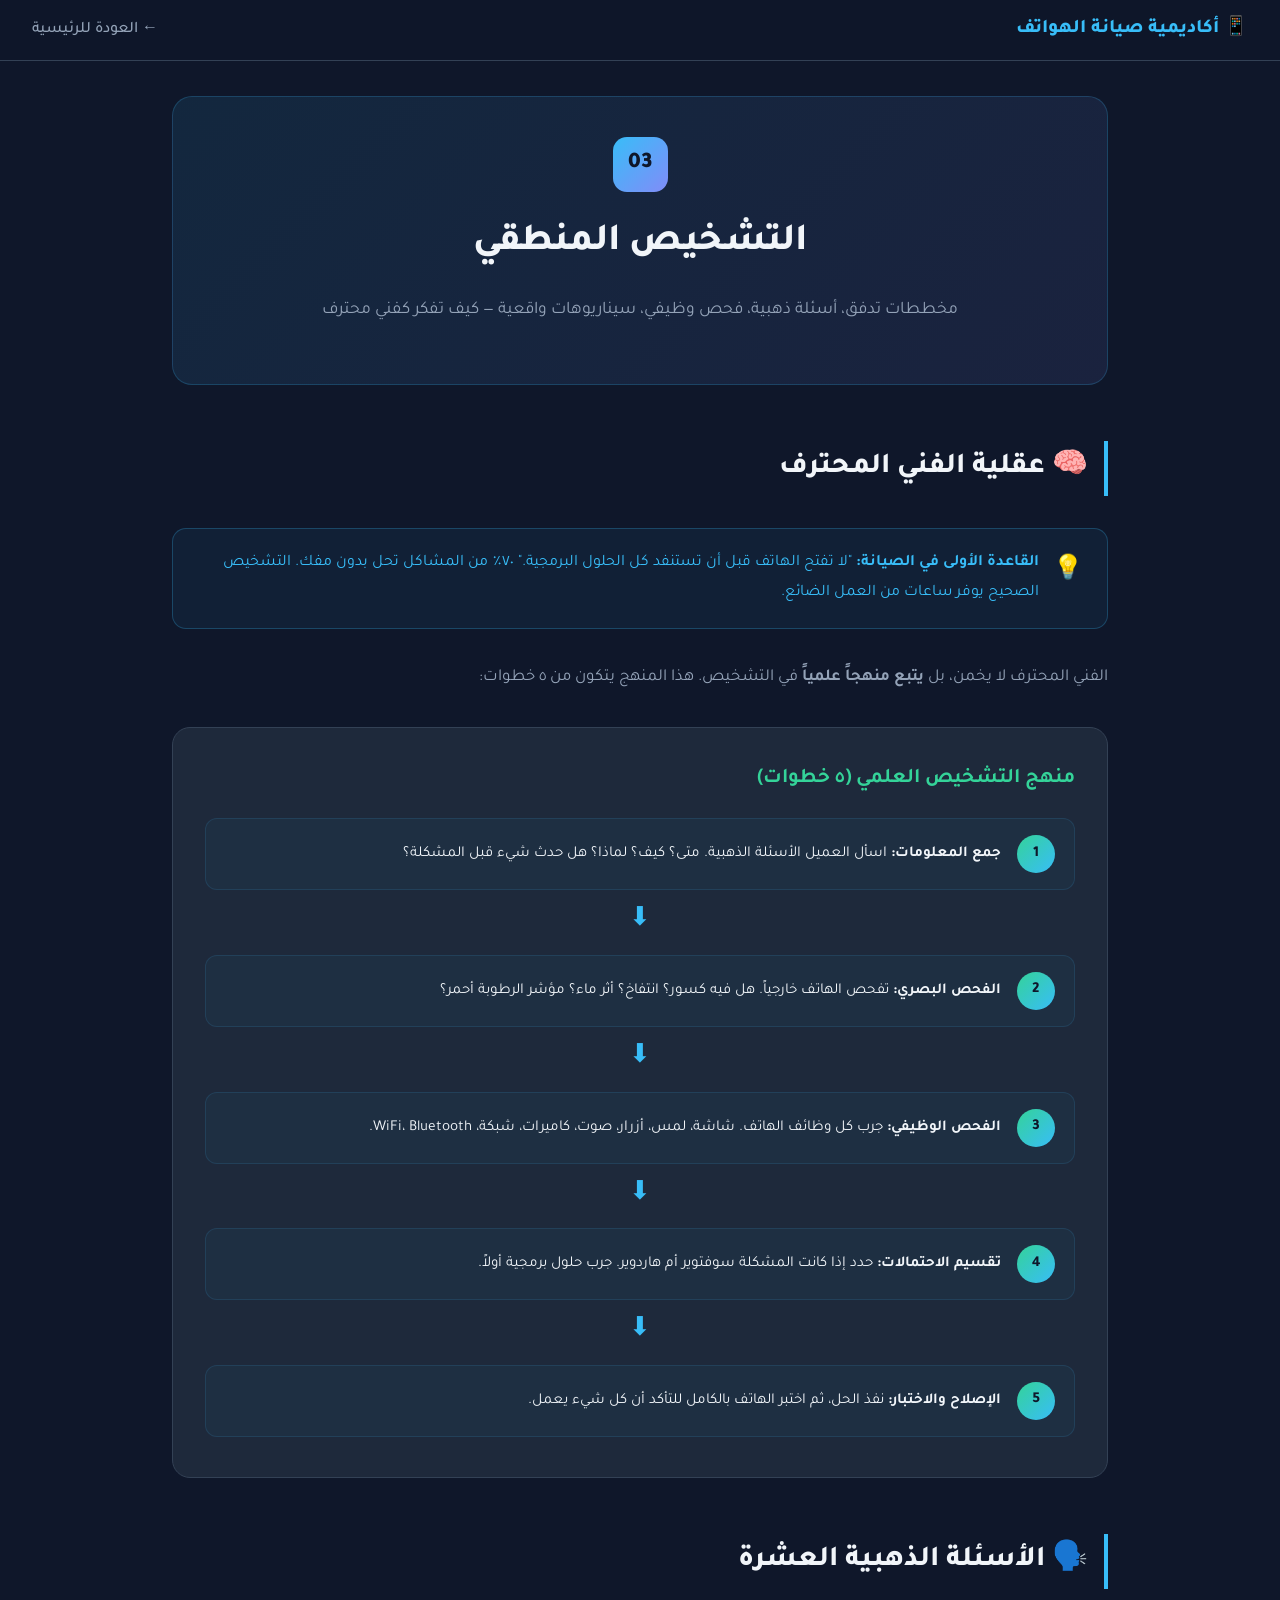
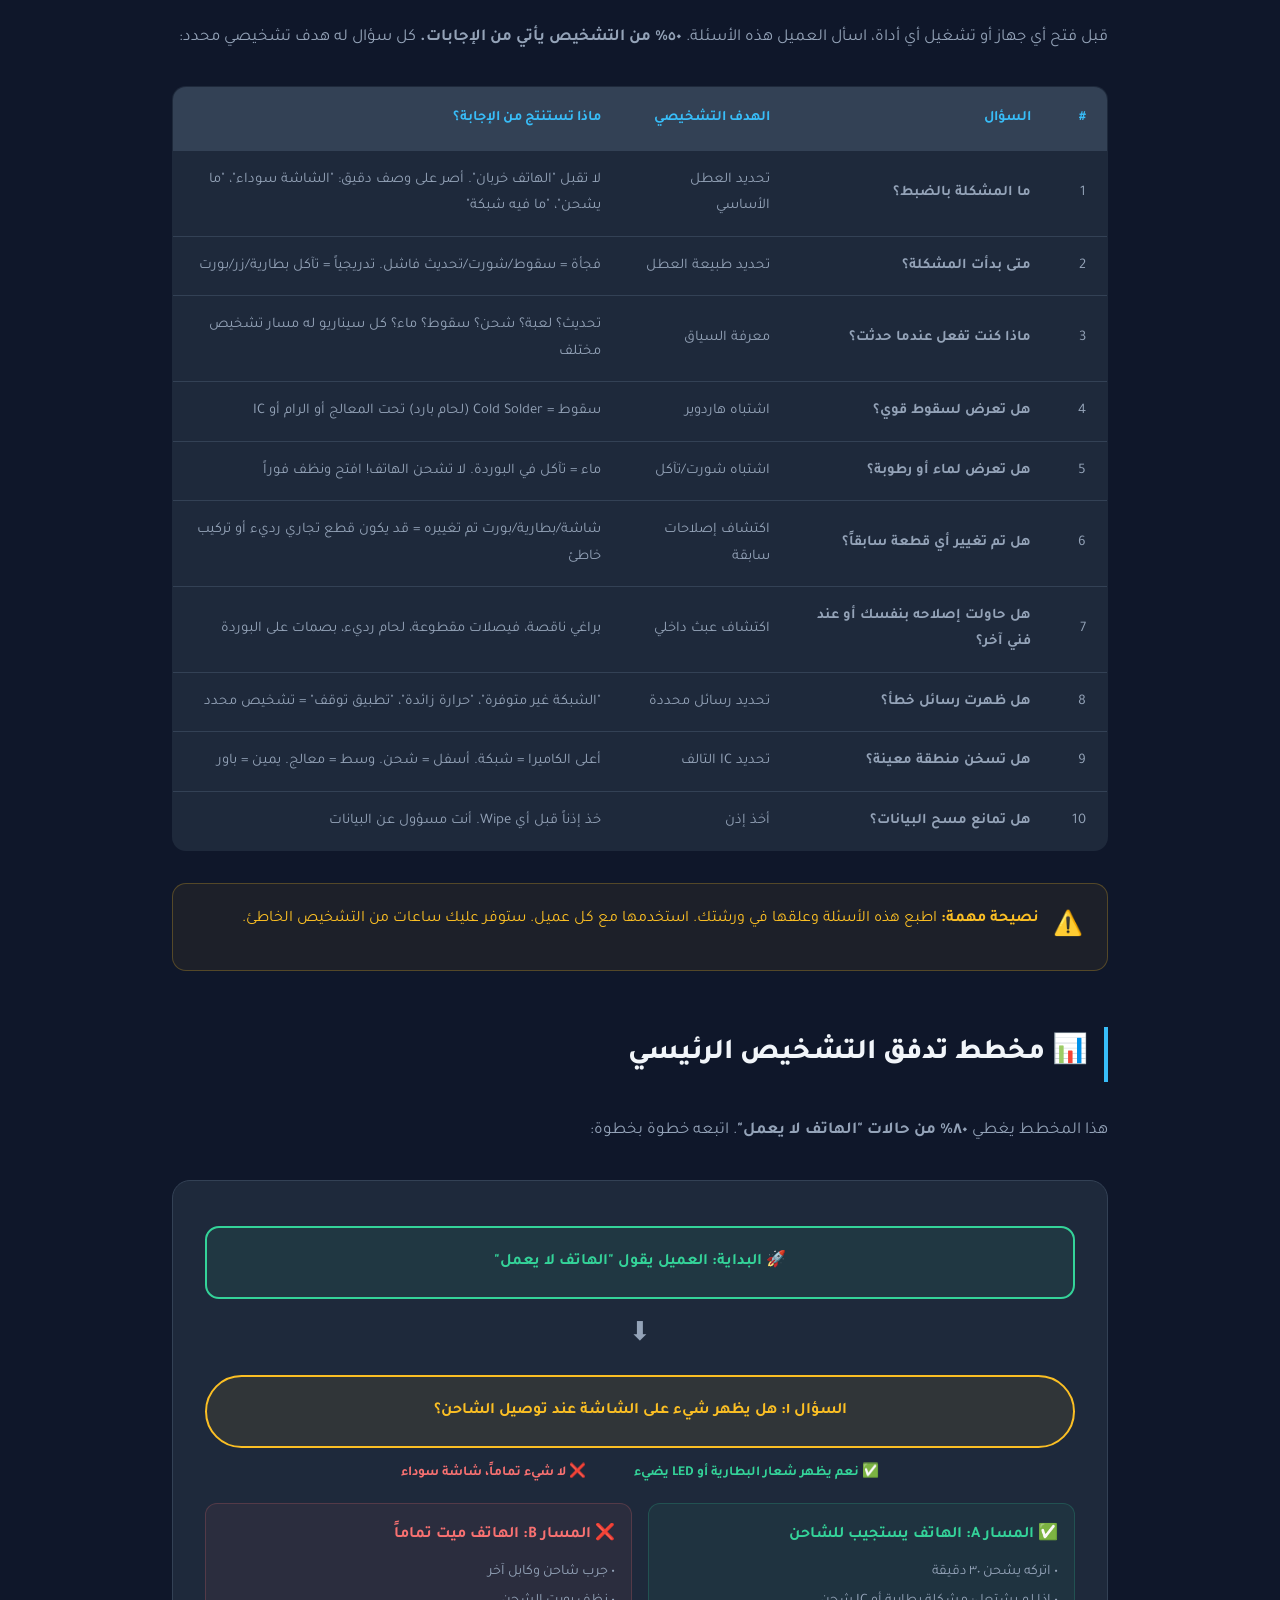
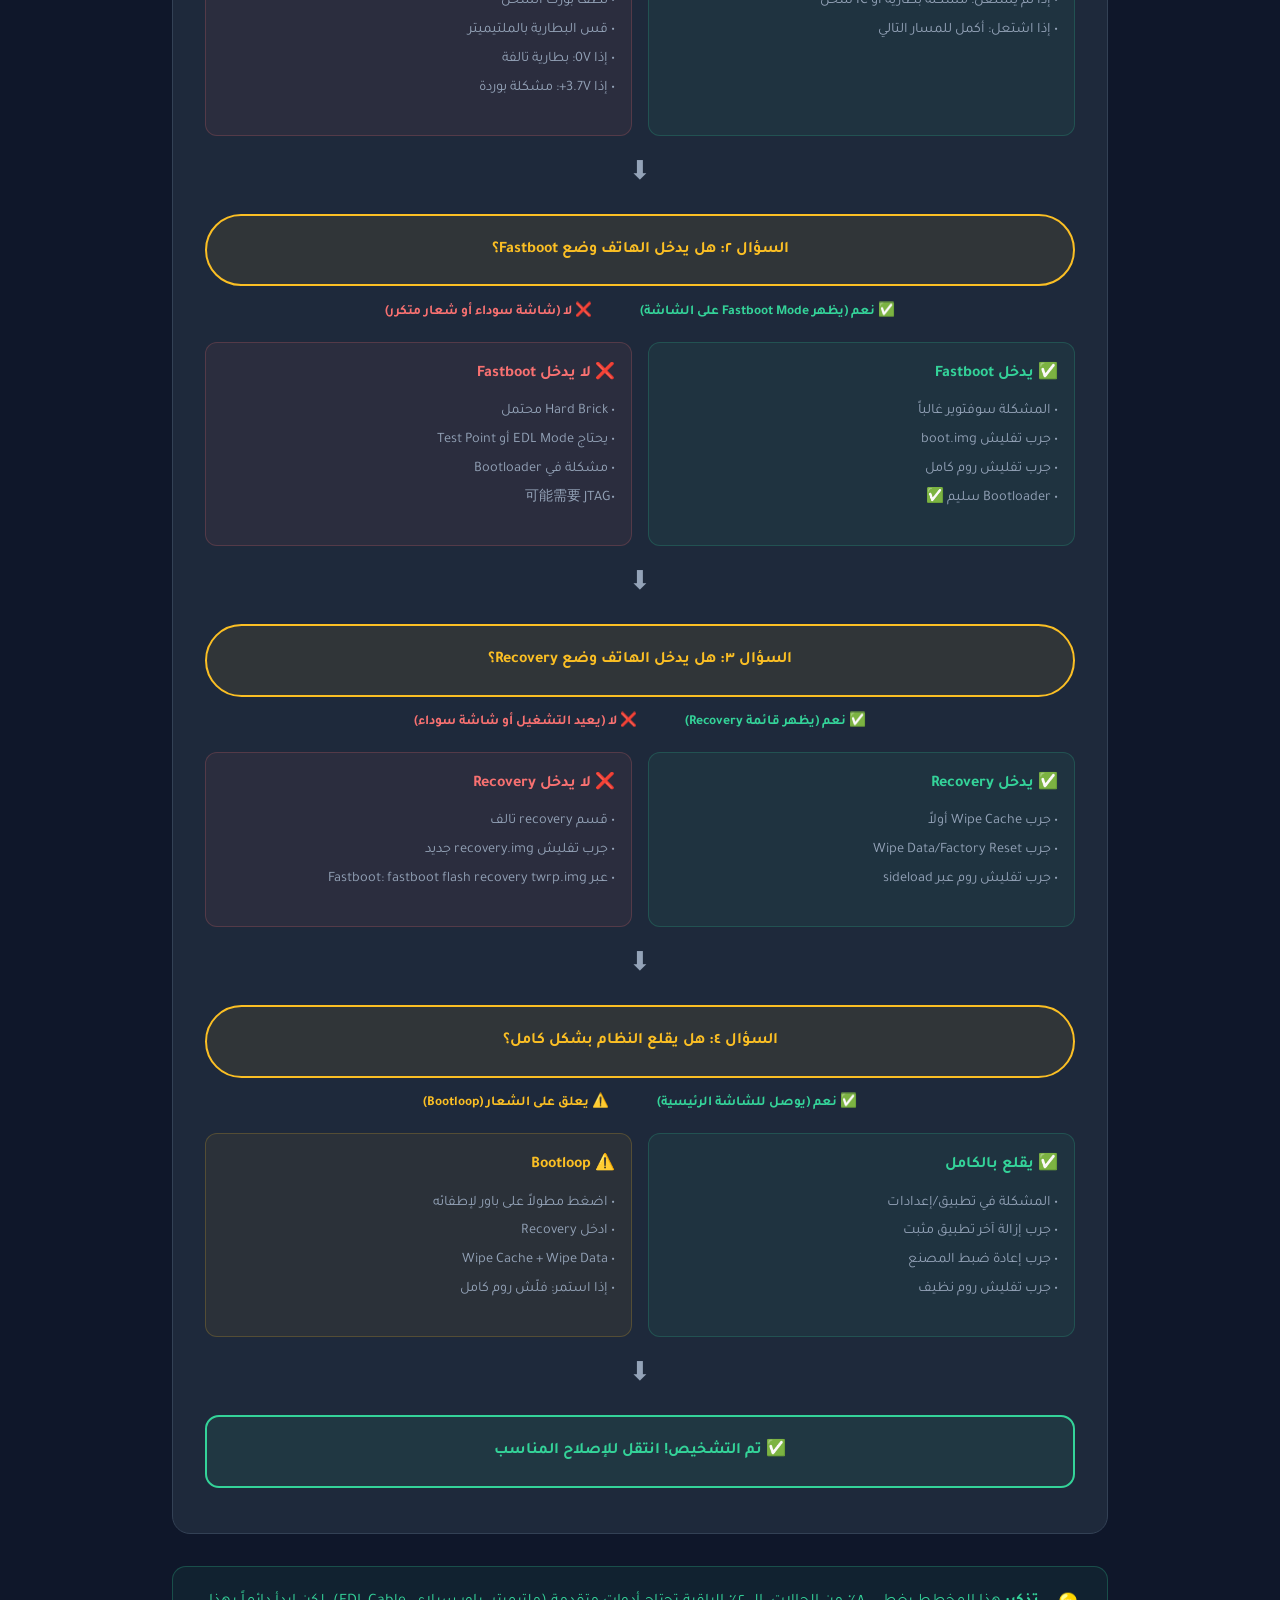
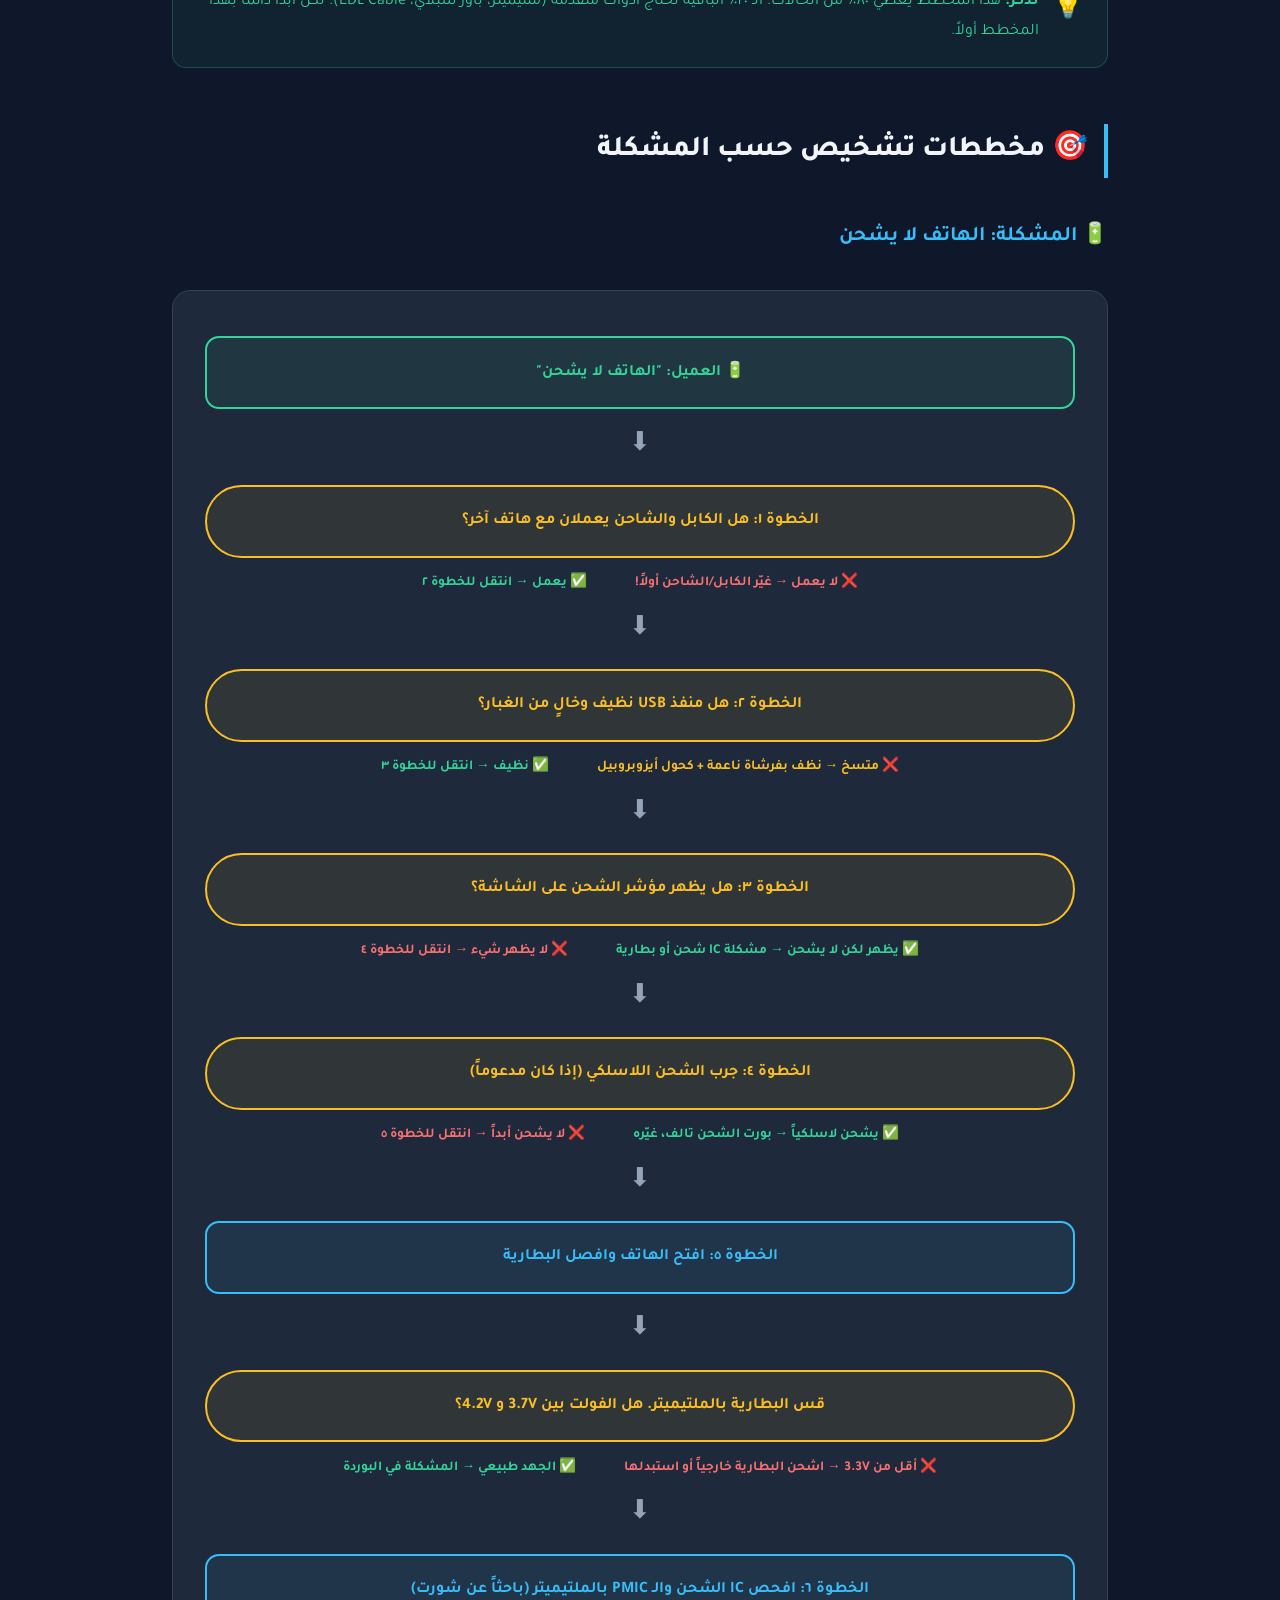
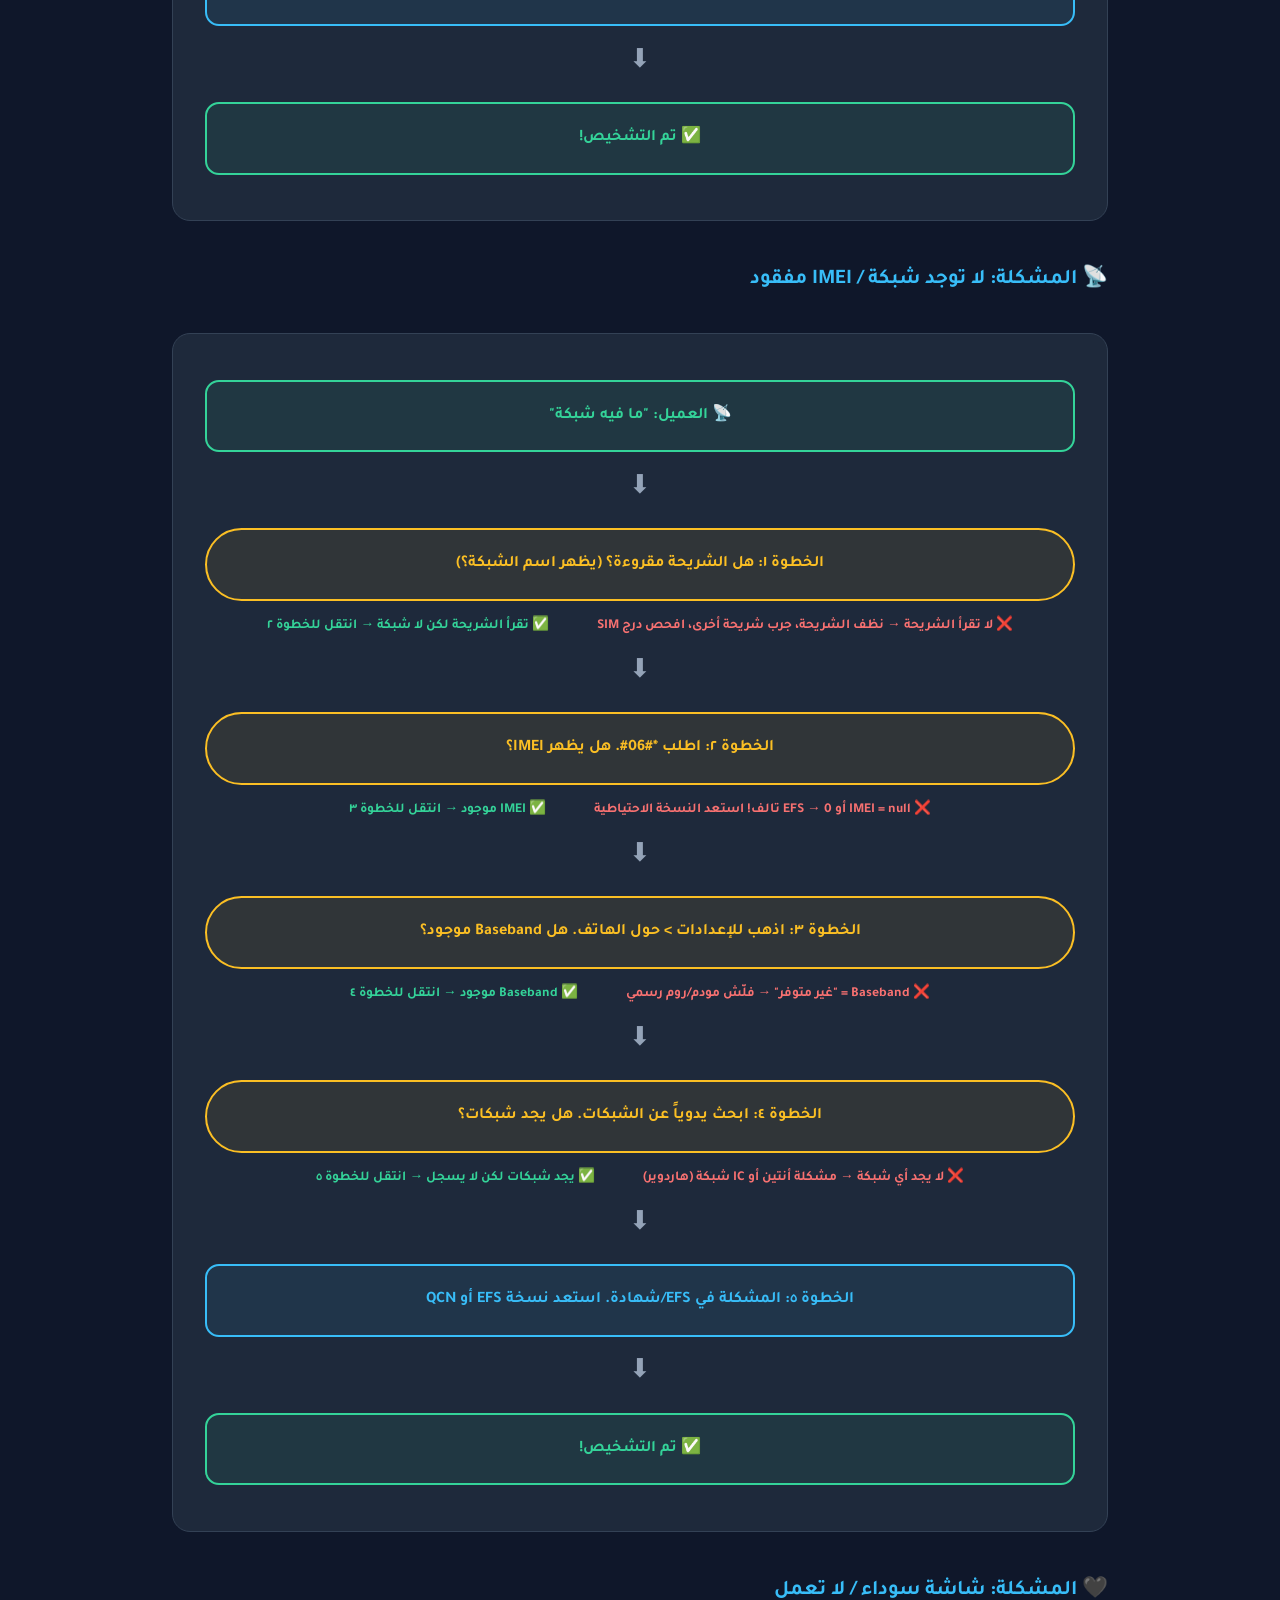
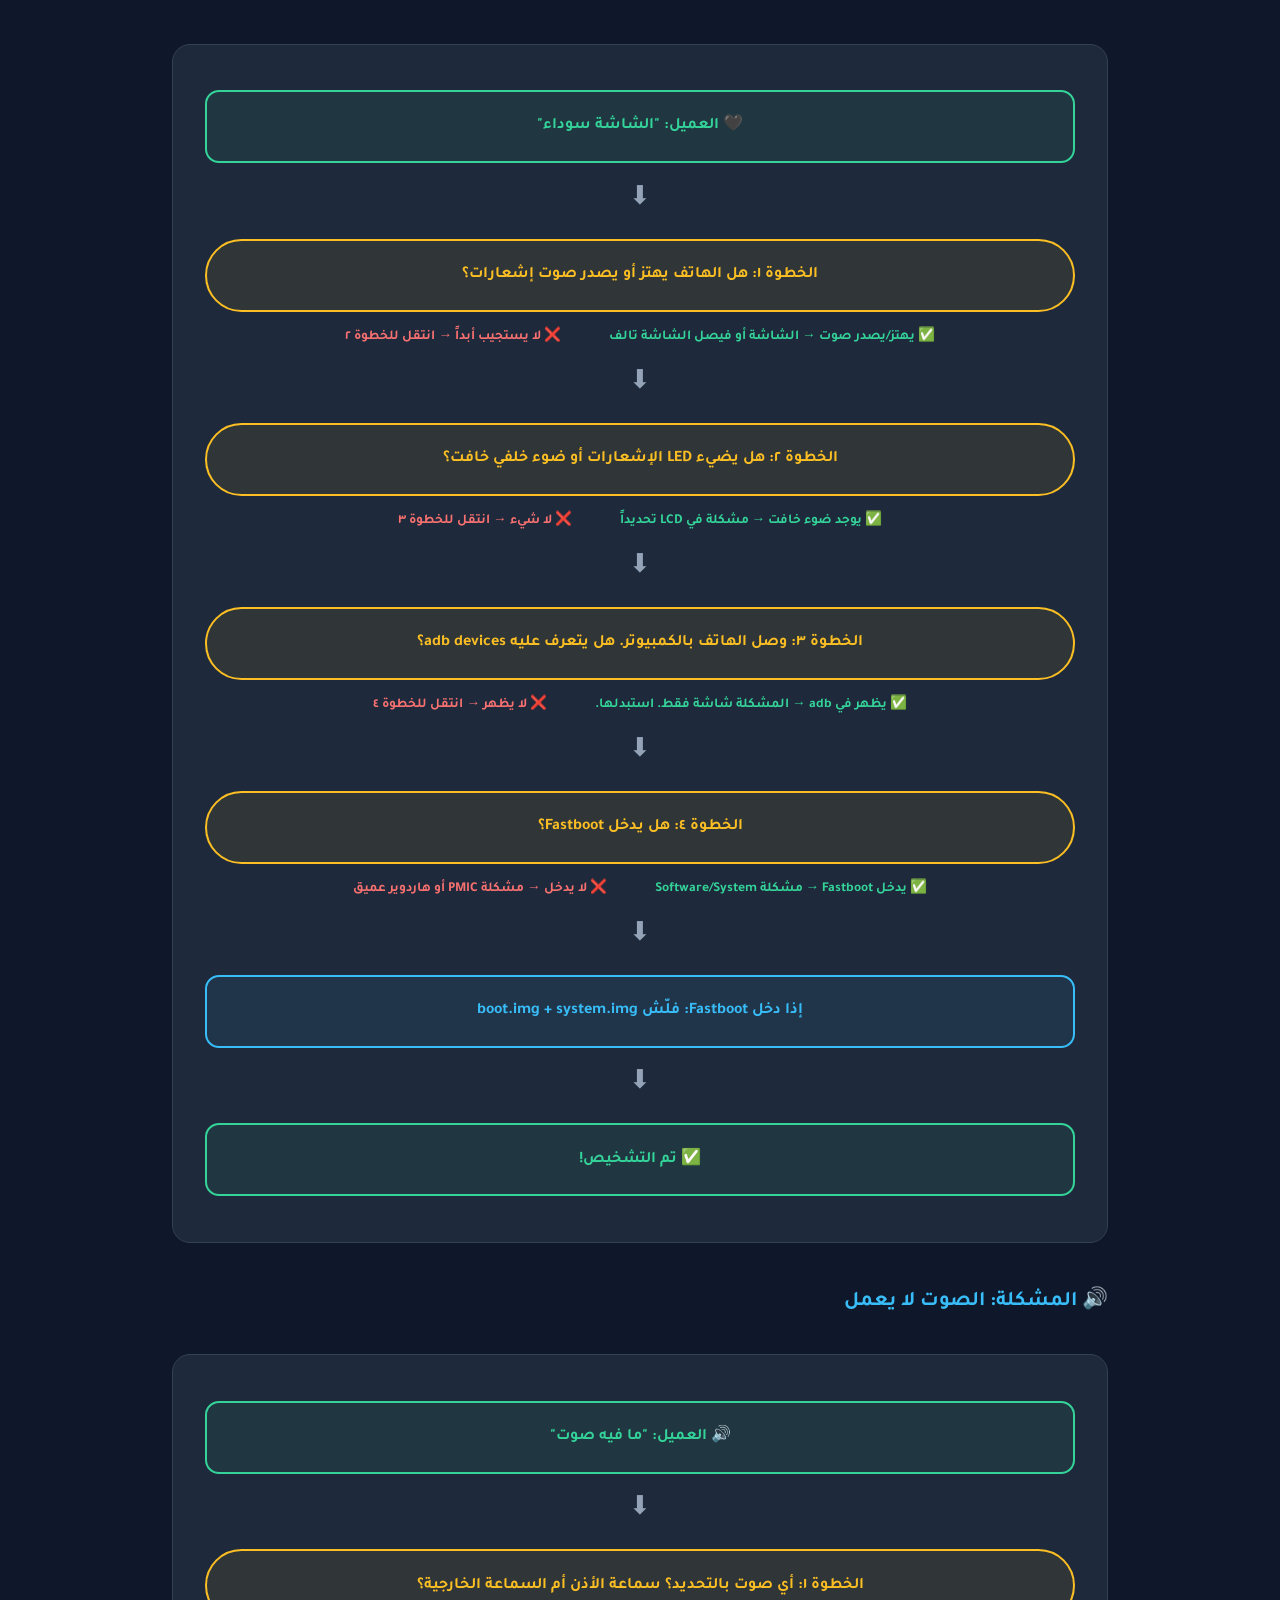
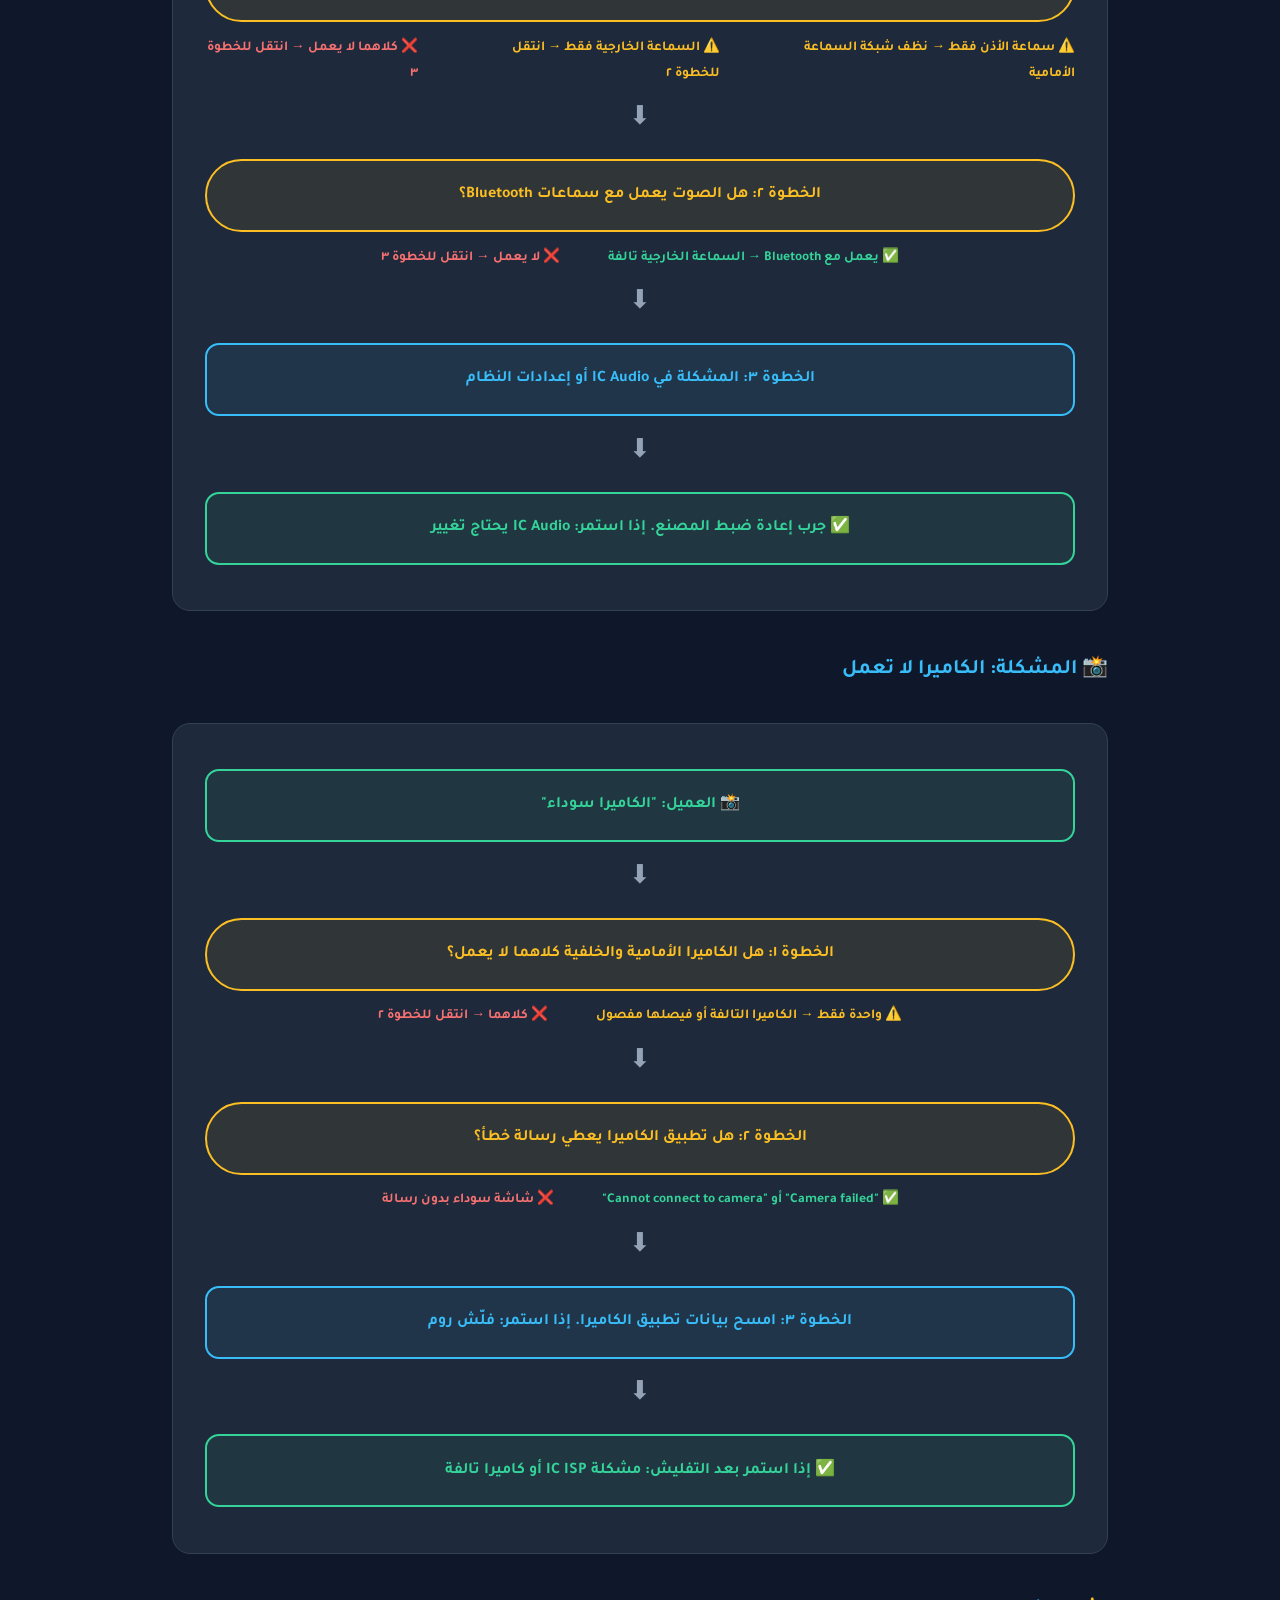
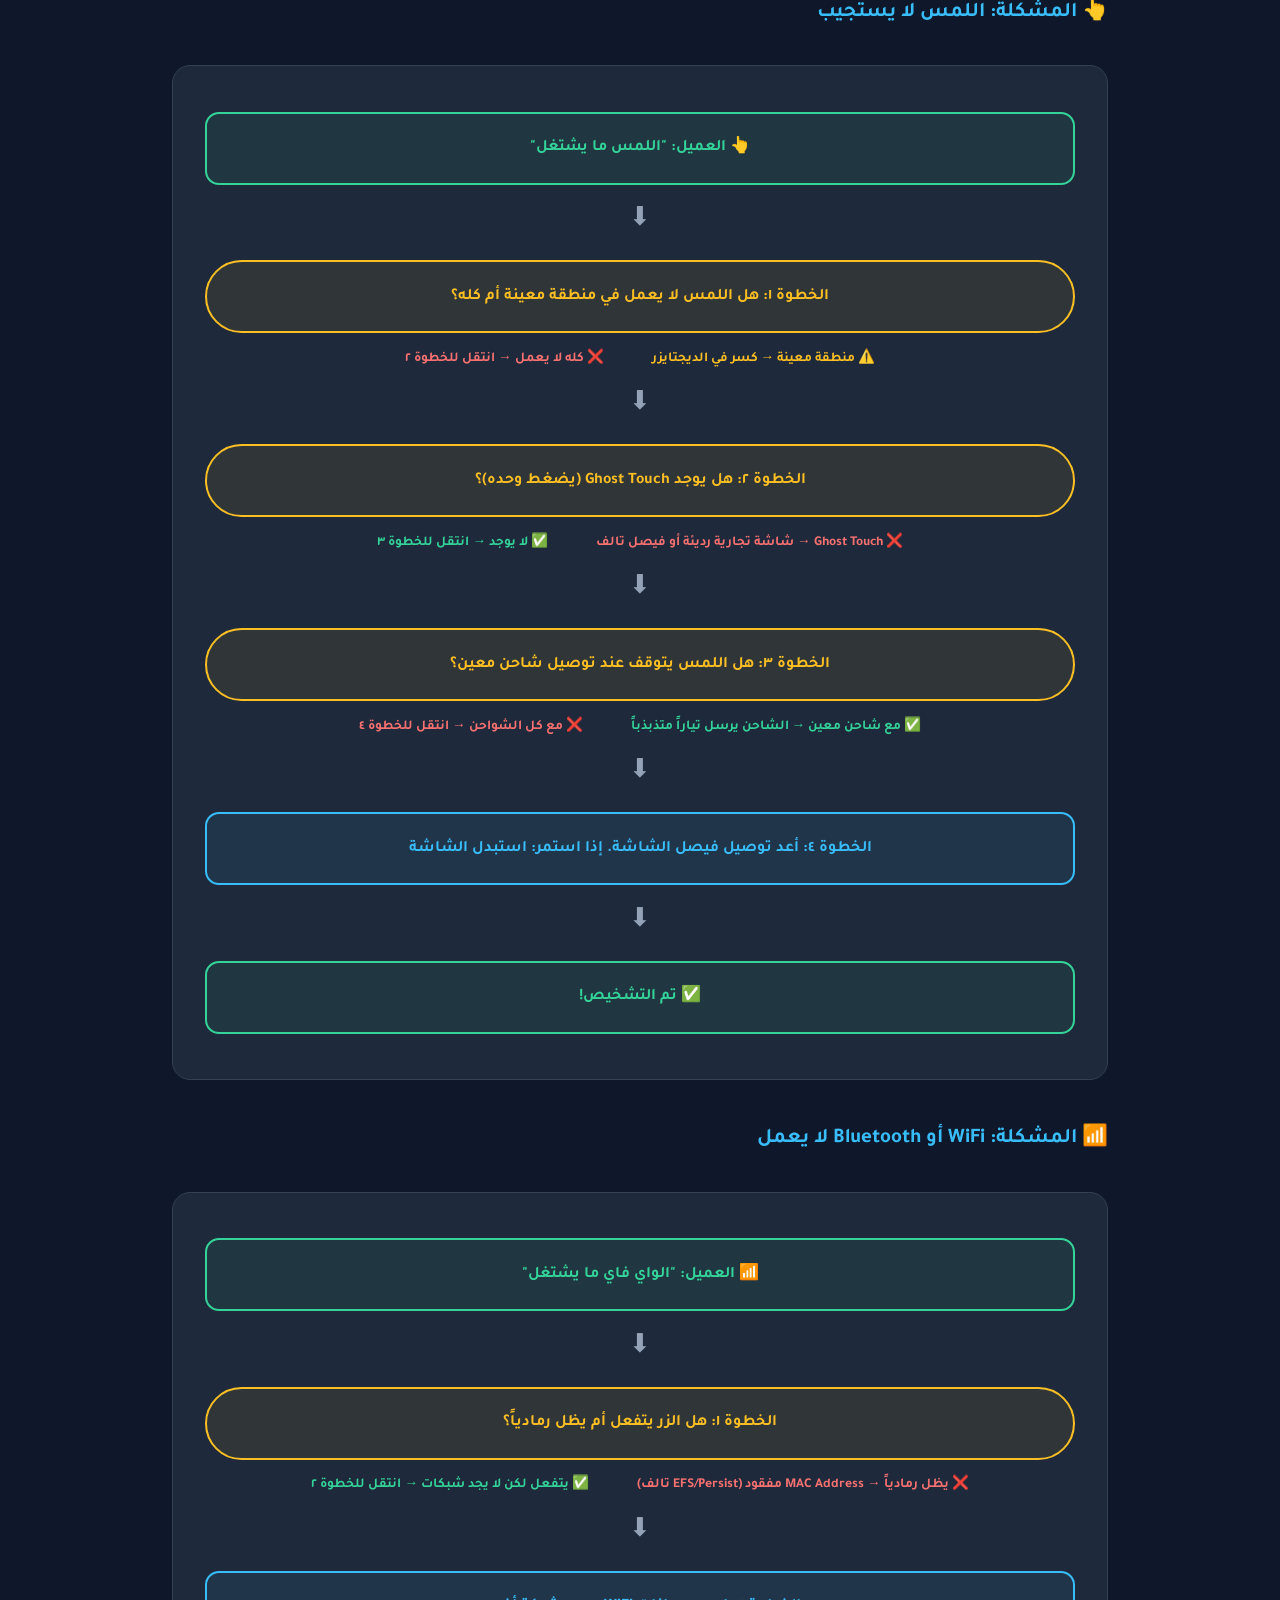
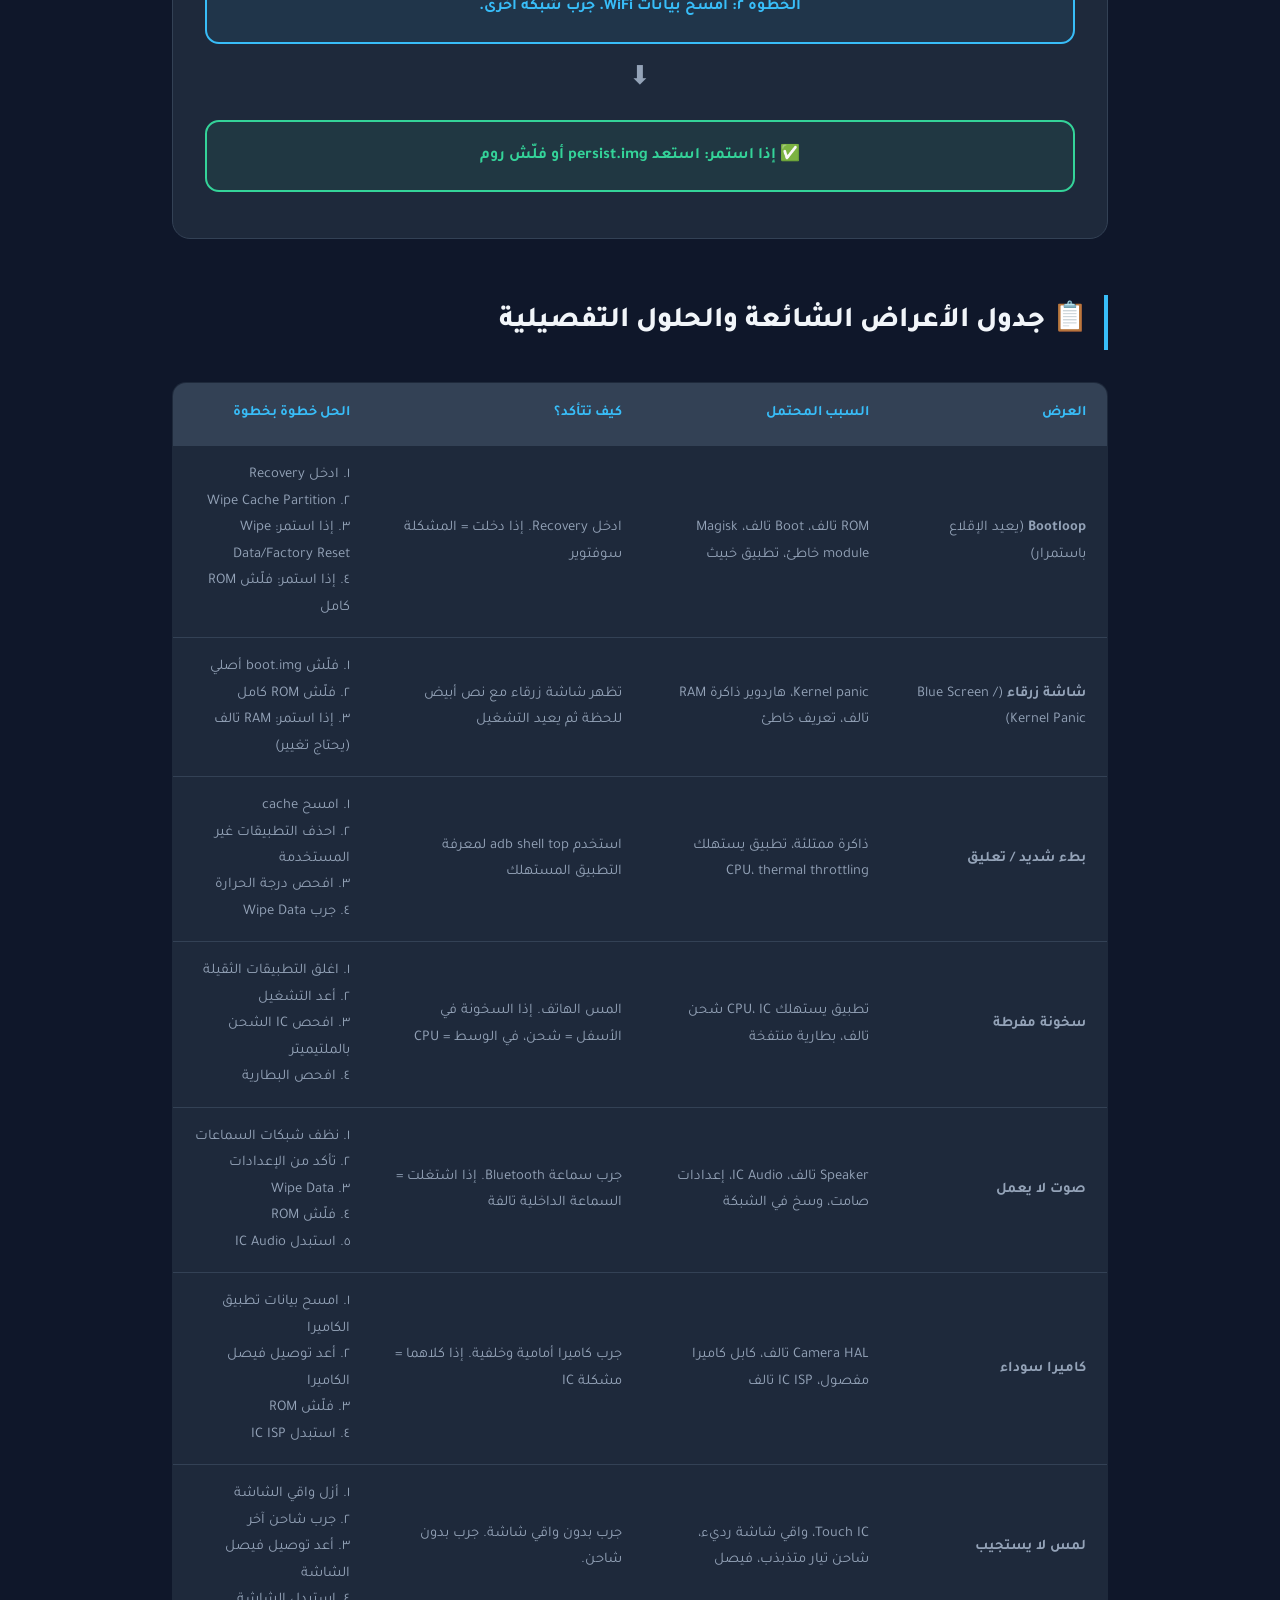
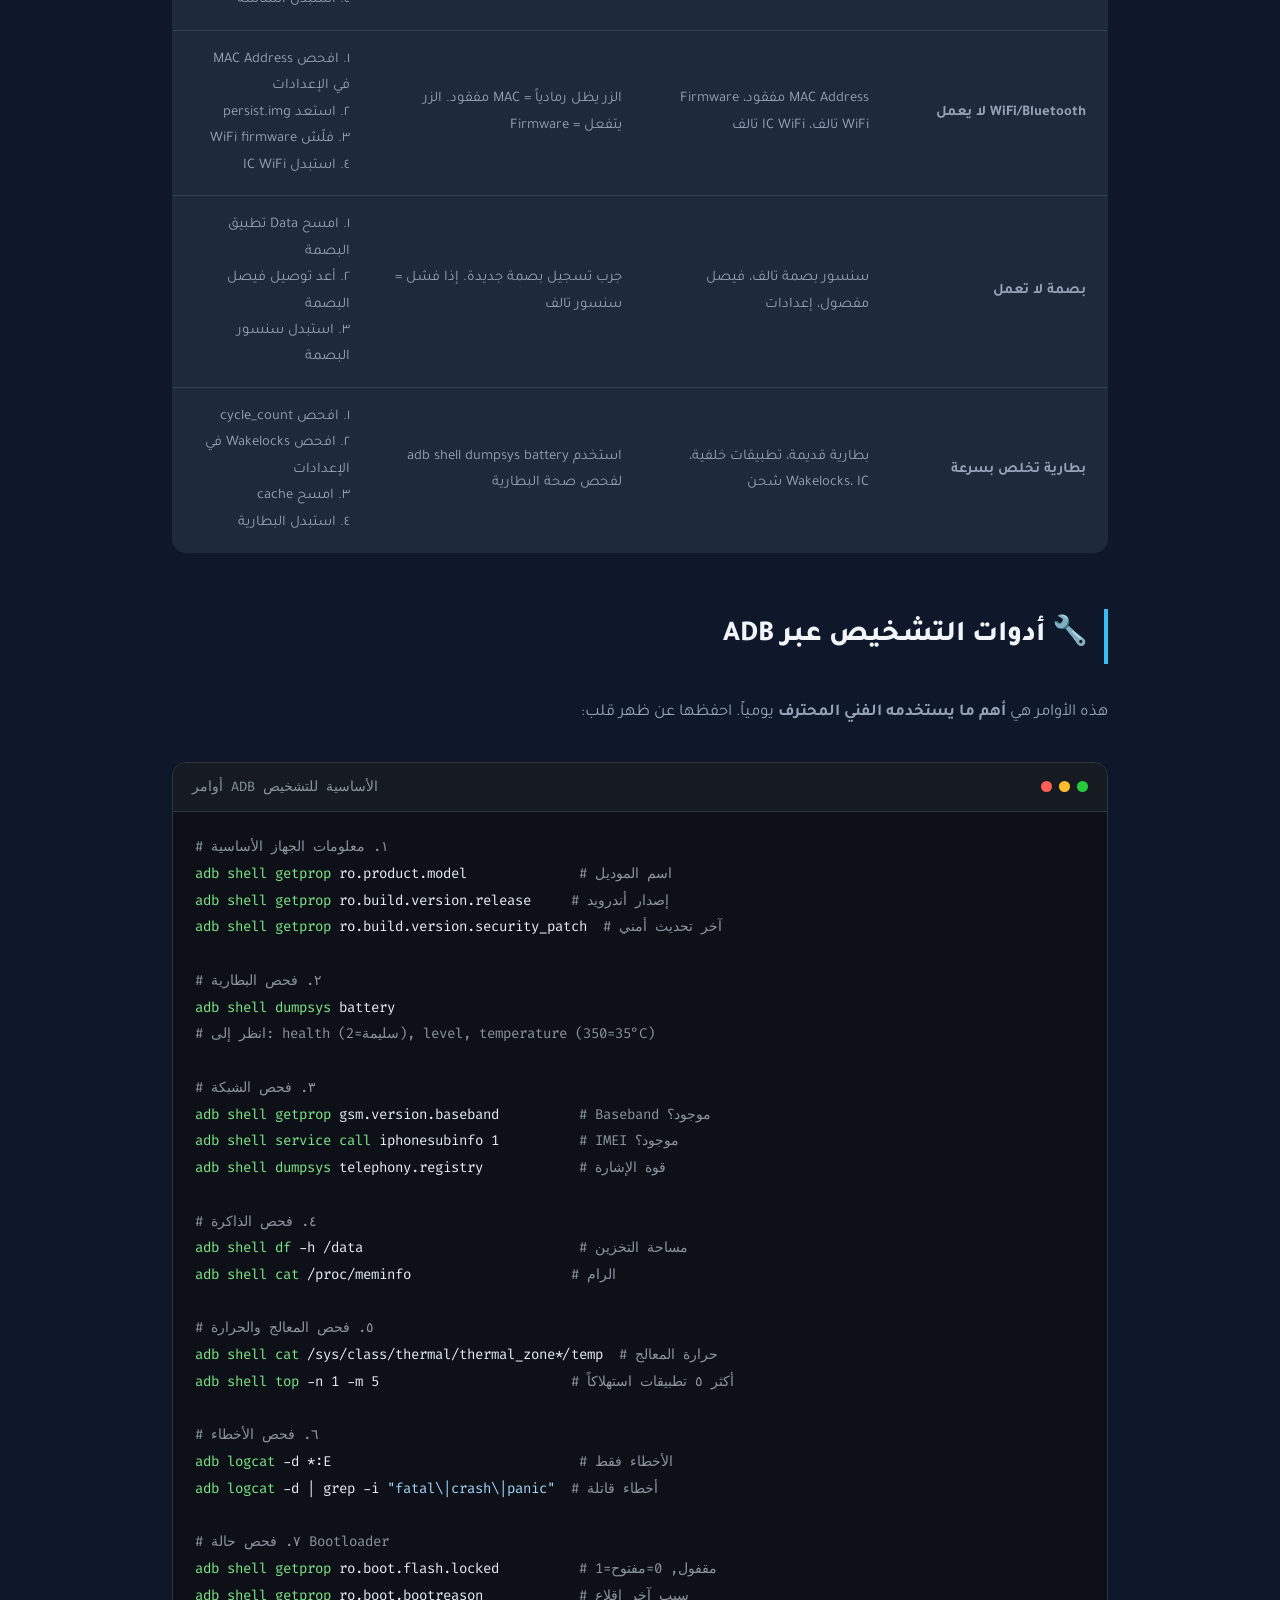
<file: chapter3.html>
<!DOCTYPE html>
<html lang="ar" dir="rtl">
<head>
<meta charset="UTF-8">
<meta name="viewport" content="width=device-width, initial-scale=1.0">
<title>الفصل 3: التشخيص المنطقي | أكاديمية صيانة الهواتف</title>
<link href="https://fonts.googleapis.com/css2?family=Tajawal:wght@400;500;700;800;900&family=Fira+Code:wght@400;600&display=swap" rel="stylesheet">
<style>
:root {
  --c-bg: #0f172a; --c-surface: #1e293b; --c-surface2: #334155;
  --c-primary: #38bdf8; --c-secondary: #818cf8; --c-accent: #f472b6;
  --c-success: #34d399; --c-warning: #fbbf24; --c-danger: #f87171;
  --c-text: #f1f5f9; --c-text2: #94a3b8; --c-border: #334155;
  --glow: 0 0 20px rgba(56,189,248,0.15);
}
* { box-sizing: border-box; margin: 0; padding: 0; }
body { font-family: 'Tajawal', sans-serif; background: var(--c-bg); color: var(--c-text); line-height: 1.9; }

nav {
  position: fixed; top: 0; left: 0; right: 0; z-index: 1000;
  background: rgba(15,23,42,0.92); backdrop-filter: blur(20px);
  border-bottom: 1px solid var(--c-border); padding: 0.75rem 2rem;
  display: flex; align-items: center; justify-content: space-between;
}
.nav-logo { font-weight: 800; font-size: 1.2rem; color: var(--c-primary); text-decoration: none; }
.nav-back { color: var(--c-text2); text-decoration: none; font-weight: 500; transition: color 0.2s; }
.nav-back:hover { color: var(--c-primary); }

main { max-width: 1000px; margin: 0 auto; padding: 6rem 2rem 3rem; }

.chapter-header {
  text-align: center; margin-bottom: 3rem; padding: 2.5rem 2rem;
  background: linear-gradient(135deg, rgba(56,189,248,0.1), rgba(129,140,248,0.1));
  border-radius: 20px; border: 1px solid rgba(56,189,248,0.2);
}
.chapter-num {
  display: inline-flex; align-items: center; justify-content: center;
  width: 55px; height: 55px; background: linear-gradient(135deg, var(--c-primary), var(--c-secondary));
  color: #0f172a; font-weight: 900; border-radius: 14px; font-size: 1.4rem; margin-bottom: 1rem;
}
.chapter-header h1 { font-size: 2.4rem; font-weight: 800; margin-bottom: 0.75rem; }
.chapter-header p { color: var(--c-text2); font-size: 1.1rem; }

h2 {
  font-size: 1.8rem; font-weight: 800; margin: 3.5rem 0 2rem;
  padding-right: 1rem; border-right: 4px solid var(--c-primary);
  color: var(--c-text);
}
h3 { font-size: 1.3rem; font-weight: 700; margin: 2.5rem 0 1.2rem; color: var(--c-primary); }
h4 { font-size: 1.1rem; font-weight: 700; margin: 2rem 0 1rem; color: var(--c-warning); }
p { color: var(--c-text2); margin-bottom: 1rem; font-size: 1.05rem; line-height: 2; }

.code-block {
  background: #0d1117; border: 1px solid #30363d; border-radius: 14px;
  overflow: hidden; margin: 2rem 0; direction: ltr; text-align: left;
}
.code-header {
  display: flex; align-items: center; justify-content: space-between;
  padding: 0.7rem 1.2rem; background: #161b22; border-bottom: 1px solid #30363d;
}
.code-title { font-family: 'Fira Code', monospace; font-size: 0.85rem; color: #8b949e; }
.code-dots { display: flex; gap: 7px; }
.code-dot { width: 11px; height: 11px; border-radius: 50%; }
.code-dot.r { background: #ff5f56; } .code-dot.y { background: #ffbd2e; } .code-dot.g { background: #27c93f; }
pre {
  padding: 1.4rem; overflow-x: auto; font-family: 'Fira Code', monospace;
  font-size: 0.88rem; line-height: 1.9; color: #e6edf3;
}
pre .comment { color: #8b949e; }
pre .keyword { color: #ff7b72; }
pre .string { color: #a5d6ff; }
pre .func { color: #d2a8ff; }
pre .num { color: #79c0ff; }
pre .cmd { color: #7ee787; }
pre .output { color: #a5d6ff; }
pre .err { color: #ff7b72; }
pre .warn { color: #fbbf24; }

.data-table {
  width: 100%; border-collapse: collapse; margin: 2rem 0;
  background: var(--c-surface); border-radius: 14px; overflow: hidden;
  border: 1px solid var(--c-border);
}
.data-table th {
  background: var(--c-surface2); padding: 1.1rem 1.3rem; text-align: right;
  font-weight: 700; color: var(--c-primary); font-size: 0.9rem;
}
.data-table td {
  padding: 1rem 1.3rem; border-top: 1px solid var(--c-border);
  color: var(--c-text2); font-size: 0.92rem; line-height: 1.8;
}
.data-table tr:hover td { background: rgba(56,189,248,0.04); }

.alert {
  padding: 1.2rem 1.5rem; border-radius: 14px; margin: 2rem 0;
  display: flex; align-items: flex-start; gap: 0.9rem; border: 1px solid;
  font-size: 1rem;
}
.alert-info { background: rgba(56,189,248,0.06); border-color: rgba(56,189,248,0.25); color: var(--c-primary); }
.alert-warn { background: rgba(251,191,36,0.06); border-color: rgba(251,191,36,0.25); color: var(--c-warning); }
.alert-danger { background: rgba(248,113,113,0.06); border-color: rgba(248,113,113,0.25); color: var(--c-danger); }
.alert-success { background: rgba(52,211,153,0.06); border-color: rgba(52,211,153,0.25); color: var(--c-success); }
.alert-icon { font-size: 1.5rem; flex-shrink: 0; margin-top: 2px; }

.diagram-box {
  background: var(--c-surface); border: 1px solid var(--c-border);
  border-radius: 18px; padding: 2rem; margin: 2rem 0;
}
.diagram-step {
  display: flex; align-items: center; gap: 1rem;
  padding: 1rem 1.2rem; margin: 0.5rem 0; border-radius: 12px;
  background: rgba(56,189,248,0.04); border: 1px solid rgba(56,189,248,0.12);
}
.diagram-step .num {
  width: 38px; height: 38px; border-radius: 50%;
  background: linear-gradient(135deg, var(--c-primary), var(--c-secondary));
  color: #0f172a; display: flex; align-items: center; justify-content: center;
  font-weight: 800; font-size: 0.95rem; flex-shrink: 0;
}
.diagram-step .text { font-size: 0.95rem; color: var(--c-text); line-height: 1.7; }
.diagram-arrow { text-align: center; font-size: 1.6rem; color: var(--c-primary); margin: 0.2rem 0; }

.flowchart {
  background: var(--c-surface); border: 1px solid var(--c-border);
  border-radius: 18px; padding: 2rem; margin: 2rem 0;
}
.flow-node {
  padding: 1.2rem 1.5rem; border-radius: 14px; margin: 0.85rem 0;
  text-align: center; font-weight: 700; font-size: 1rem;
  border: 2px solid;
}
.flow-node.start { background: rgba(52,211,153,0.08); border-color: var(--c-success); color: var(--c-success); }
.flow-node.question { background: rgba(251,191,36,0.08); border-color: var(--c-warning); color: var(--c-warning); border-radius: 50px; }
.flow-node.action { background: rgba(56,189,248,0.08); border-color: var(--c-primary); color: var(--c-primary); }
.flow-node.end { background: rgba(248,113,113,0.08); border-color: var(--c-danger); color: var(--c-danger); }
.flow-node.success { background: rgba(52,211,153,0.08); border-color: var(--c-success); color: var(--c-success); }
.flow-line { text-align: center; color: var(--c-text2); font-size: 1.6rem; margin: 0.3rem 0; }
.flow-yesno {
  display: flex; justify-content: center; gap: 3rem; margin: 0.6rem 0;
  font-size: 0.85rem; font-weight: 600;
}

.next-prev {
  display: flex; justify-content: space-between; margin-top: 4rem;
  padding-top: 2.5rem; border-top: 1px solid var(--c-border);
}
.next-prev a {
  display: inline-flex; align-items: center; gap: 0.5rem;
  padding: 0.9rem 1.8rem; border-radius: 14px;
  text-decoration: none; font-weight: 700; transition: all 0.3s;
}
.next-prev .prev { color: var(--c-text2); border: 1px solid var(--c-border); }
.next-prev .prev:hover { border-color: var(--c-primary); color: var(--c-primary); }
.next-prev .next {
  background: linear-gradient(135deg, var(--c-primary), var(--c-secondary));
  color: #0f172a; box-shadow: 0 4px 15px rgba(56,189,248,0.3);
}
.next-prev .next:hover { transform: translateX(-3px); }

::-webkit-scrollbar { width: 8px; }
::-webkit-scrollbar-track { background: var(--c-bg); }
::-webkit-scrollbar-thumb { background: var(--c-surface2); border-radius: 4px; }
::-webkit-scrollbar-thumb:hover { background: var(--c-primary); }

@media (max-width: 768px) {
  main { padding: 5rem 1rem 2rem; }
  .chapter-header h1 { font-size: 1.6rem; }
  h2 { font-size: 1.4rem; }
  .flow-yesno { flex-direction: column; gap: 0.5rem; text-align: center; }
}
</style>
</head>
<body>

<nav>
  <a href="index.html" class="nav-logo">📱 أكاديمية صيانة الهواتف</a>
  <a href="index.html" class="nav-back">← العودة للرئيسية</a>
</nav>

<main>

<div class="chapter-header">
  <div class="chapter-num">03</div>
  <h1>التشخيص المنطقي</h1>
  <p>مخططات تدفق، أسئلة ذهبية، فحص وظيفي، سيناريوهات واقعية — كيف تفكر كفني محترف</p>
</div>

<!-- ================================================================ -->
<!-- القسم ١: عقلية الفني المحترف -->
<!-- ================================================================ -->
<h2>🧠 عقلية الفني المحترف</h2>

<div class="alert alert-info">
  <span class="alert-icon">💡</span>
  <div>
    <strong>القاعدة الأولى في الصيانة:</strong> "لا تفتح الهاتف قبل أن تستنفد كل الحلول البرمجية." ٧٠٪ من المشاكل تحل بدون مفك. التشخيص الصحيح يوفر ساعات من العمل الضائع.
  </div>
</div>

<p>الفني المحترف لا يخمن، بل <strong>يتبع منهجاً علمياً</strong> في التشخيص. هذا المنهج يتكون من ٥ خطوات:</p>

<div class="diagram-box">
  <h3 style="margin-top:0; color:var(--c-success);">منهج التشخيص العلمي (٥ خطوات)</h3>
  <div class="diagram-step">
    <div class="num" style="background:linear-gradient(135deg,var(--c-success),var(--c-primary));">1</div>
    <div class="text"><strong>جمع المعلومات:</strong> اسأل العميل الأسئلة الذهبية. متى؟ كيف؟ لماذا؟ هل حدث شيء قبل المشكلة؟</div>
  </div>
  <div class="diagram-arrow">⬇</div>
  <div class="diagram-step">
    <div class="num" style="background:linear-gradient(135deg,var(--c-success),var(--c-primary));">2</div>
    <div class="text"><strong>الفحص البصري:</strong> تفحص الهاتف خارجياً. هل فيه كسور؟ انتفاخ؟ أثر ماء؟ مؤشر الرطوبة أحمر؟</div>
  </div>
  <div class="diagram-arrow">⬇</div>
  <div class="diagram-step">
    <div class="num" style="background:linear-gradient(135deg,var(--c-success),var(--c-primary));">3</div>
    <div class="text"><strong>الفحص الوظيفي:</strong> جرب كل وظائف الهاتف. شاشة، لمس، أزرار، صوت، كاميرات، شبكة، WiFi، Bluetooth.</div>
  </div>
  <div class="diagram-arrow">⬇</div>
  <div class="diagram-step">
    <div class="num" style="background:linear-gradient(135deg,var(--c-success),var(--c-primary));">4</div>
    <div class="text"><strong>تقسيم الاحتمالات:</strong> حدد إذا كانت المشكلة سوفتوير أم هاردوير. جرب حلول برمجية أولاً.</div>
  </div>
  <div class="diagram-arrow">⬇</div>
  <div class="diagram-step">
    <div class="num" style="background:linear-gradient(135deg,var(--c-success),var(--c-primary));">5</div>
    <div class="text"><strong>الإصلاح والاختبار:</strong> نفذ الحل، ثم اختبر الهاتف بالكامل للتأكد أن كل شيء يعمل.</div>
  </div>
</div>

<!-- ================================================================ -->
<!-- القسم ٢: الأسئلة الذهبية -->
<!-- ================================================================ -->
<h2>🗣️ الأسئلة الذهبية العشرة</h2>

<p>قبل فتح أي جهاز أو تشغيل أي أداة، اسأل العميل هذه الأسئلة. <strong>٥٠٪ من التشخيص يأتي من الإجابات.</strong> كل سؤال له هدف تشخيصي محدد:</p>

<table class="data-table">
  <tr>
    <th>#</th>
    <th>السؤال</th>
    <th>الهدف التشخيصي</th>
    <th>ماذا تستنتج من الإجابة؟</th>
  </tr>
  <tr>
    <td>1</td>
    <td><strong>ما المشكلة بالضبط؟</strong></td>
    <td>تحديد العطل الأساسي</td>
    <td>لا تقبل "الهاتف خربان". أصر على وصف دقيق: "الشاشة سوداء"، "ما يشحن"، "ما فيه شبكة"</td>
  </tr>
  <tr>
    <td>2</td>
    <td><strong>متى بدأت المشكلة؟</strong></td>
    <td>تحديد طبيعة العطل</td>
    <td>فجأة = سقوط/شورت/تحديث فاشل. تدريجياً = تآكل بطارية/زر/بورت</td>
  </tr>
  <tr>
    <td>3</td>
    <td><strong>ماذا كنت تفعل عندما حدثت؟</strong></td>
    <td>معرفة السياق</td>
    <td>تحديث؟ لعبة؟ شحن؟ سقوط؟ ماء؟ كل سيناريو له مسار تشخيص مختلف</td>
  </tr>
  <tr>
    <td>4</td>
    <td><strong>هل تعرض لسقوط قوي؟</strong></td>
    <td>اشتباه هاردوير</td>
    <td>سقوط = Cold Solder (لحام بارد) تحت المعالج أو الرام أو IC</td>
  </tr>
  <tr>
    <td>5</td>
    <td><strong>هل تعرض لماء أو رطوبة؟</strong></td>
    <td>اشتباه شورت/تآكل</td>
    <td>ماء = تآكل في البوردة. لا تشحن الهاتف! افتح ونظف فوراً</td>
  </tr>
  <tr>
    <td>6</td>
    <td><strong>هل تم تغيير أي قطعة سابقاً؟</strong></td>
    <td>اكتشاف إصلاحات سابقة</td>
    <td>شاشة/بطارية/بورت تم تغييره = قد يكون قطع تجاري رديء أو تركيب خاطئ</td>
  </tr>
  <tr>
    <td>7</td>
    <td><strong>هل حاولت إصلاحه بنفسك أو عند فني آخر؟</strong></td>
    <td>اكتشاف عبث داخلي</td>
    <td>براغي ناقصة، فيصلات مقطوعة، لحام رديء، بصمات على البوردة</td>
  </tr>
  <tr>
    <td>8</td>
    <td><strong>هل ظهرت رسائل خطأ؟</strong></td>
    <td>تحديد رسائل محددة</td>
    <td>"الشبكة غير متوفرة"، "حرارة زائدة"، "تطبيق توقف" = تشخيص محدد</td>
  </tr>
  <tr>
    <td>9</td>
    <td><strong>هل تسخن منطقة معينة؟</strong></td>
    <td>تحديد IC التالف</td>
    <td>أعلى الكاميرا = شبكة. أسفل = شحن. وسط = معالج. يمين = باور</td>
  </tr>
  <tr>
    <td>10</td>
    <td><strong>هل تمانع مسح البيانات؟</strong></td>
    <td>أخذ إذن</td>
    <td>خذ إذناً قبل أي Wipe. أنت مسؤول عن البيانات</td>
  </tr>
</table>

<div class="alert alert-warn">
  <span class="alert-icon">⚠️</span>
  <div>
    <strong>نصيحة مهمة:</strong> اطبع هذه الأسئلة وعلقها في ورشتك. استخدمها مع كل عميل. ستوفر عليك ساعات من التشخيص الخاطئ.
  </div>
</div>

<!-- ================================================================ -->
<!-- القسم ٣: مخطط تدفق التشخيص الرئيسي -->
<!-- ================================================================ -->
<h2>📊 مخطط تدفق التشخيص الرئيسي</h2>

<p>هذا المخطط يغطي <strong>٨٠٪ من حالات "الهاتف لا يعمل"</strong>. اتبعه خطوة بخطوة:</p>

<div class="flowchart">
  <div class="flow-node start">🚀 البداية: العميل يقول "الهاتف لا يعمل"</div>
  <div class="flow-line">⬇</div>

  <div class="flow-node question">السؤال ١: هل يظهر شيء على الشاشة عند توصيل الشاحن؟</div>
  <div class="flow-yesno">
    <span style="color:var(--c-success);">✅ نعم يظهر شعار البطارية أو LED يضيء</span>
    <span style="color:var(--c-danger);">❌ لا شيء تماماً، شاشة سوداء</span>
  </div>

  <div style="display:flex; gap:1rem; margin:1rem 0;">
    <div style="flex:1; background:rgba(52,211,153,0.06); border:1px solid rgba(52,211,153,0.2); border-radius:12px; padding:1rem;">
      <strong style="color:var(--c-success);">✅ المسار A: الهاتف يستجيب للشاحن</strong>
      <p style="margin-top:0.5rem; font-size:0.9rem;">• اتركه يشحن ٣٠ دقيقة<br>• إذا لم يشتعل: مشكلة بطارية أو IC شحن<br>• إذا اشتعل: أكمل للمسار التالي</p>
    </div>
    <div style="flex:1; background:rgba(248,113,113,0.06); border:1px solid rgba(248,113,113,0.2); border-radius:12px; padding:1rem;">
      <strong style="color:var(--c-danger);">❌ المسار B: الهاتف ميت تماماً</strong>
      <p style="margin-top:0.5rem; font-size:0.9rem;">• جرب شاحن وكابل آخر<br>• نظف بورت الشحن<br>• قس البطارية بالملتيميتر<br>• إذا 0V: بطارية تالفة<br>• إذا 3.7V+: مشكلة بوردة</p>
    </div>
  </div>

  <div class="flow-line">⬇</div>
  <div class="flow-node question">السؤال ٢: هل يدخل الهاتف وضع Fastboot؟</div>
  <div class="flow-yesno">
    <span style="color:var(--c-success);">✅ نعم (يظهر Fastboot Mode على الشاشة)</span>
    <span style="color:var(--c-danger);">❌ لا (شاشة سوداء أو شعار متكرر)</span>
  </div>

  <div style="display:flex; gap:1rem; margin:1rem 0;">
    <div style="flex:1; background:rgba(52,211,153,0.06); border:1px solid rgba(52,211,153,0.2); border-radius:12px; padding:1rem;">
      <strong style="color:var(--c-success);">✅ يدخل Fastboot</strong>
      <p style="margin-top:0.5rem; font-size:0.9rem;">• المشكلة سوفتوير غالباً<br>• جرب تفليش boot.img<br>• جرب تفليش روم كامل<br>• Bootloader سليم ✅</p>
    </div>
    <div style="flex:1; background:rgba(248,113,113,0.06); border:1px solid rgba(248,113,113,0.2); border-radius:12px; padding:1rem;">
      <strong style="color:var(--c-danger);">❌ لا يدخل Fastboot</strong>
      <p style="margin-top:0.5rem; font-size:0.9rem;">• Hard Brick محتمل<br>• يحتاج EDL Mode أو Test Point<br>• مشكلة في Bootloader<br>•可能需要 JTAG</p>
    </div>
  </div>

  <div class="flow-line">⬇</div>
  <div class="flow-node question">السؤال ٣: هل يدخل الهاتف وضع Recovery؟</div>
  <div class="flow-yesno">
    <span style="color:var(--c-success);">✅ نعم (يظهر قائمة Recovery)</span>
    <span style="color:var(--c-danger);">❌ لا (يعيد التشغيل أو شاشة سوداء)</span>
  </div>

  <div style="display:flex; gap:1rem; margin:1rem 0;">
    <div style="flex:1; background:rgba(52,211,153,0.06); border:1px solid rgba(52,211,153,0.2); border-radius:12px; padding:1rem;">
      <strong style="color:var(--c-success);">✅ يدخل Recovery</strong>
      <p style="margin-top:0.5rem; font-size:0.9rem;">• جرب Wipe Cache أولاً<br>• جرب Wipe Data/Factory Reset<br>• جرب تفليش روم عبر sideload</p>
    </div>
    <div style="flex:1; background:rgba(248,113,113,0.06); border:1px solid rgba(248,113,113,0.2); border-radius:12px; padding:1rem;">
      <strong style="color:var(--c-danger);">❌ لا يدخل Recovery</strong>
      <p style="margin-top:0.5rem; font-size:0.9rem;">• قسم recovery تالف<br>• جرب تفليش recovery.img جديد<br>• عبر Fastboot: fastboot flash recovery twrp.img</p>
    </div>
  </div>

  <div class="flow-line">⬇</div>
  <div class="flow-node question">السؤال ٤: هل يقلع النظام بشكل كامل؟</div>
  <div class="flow-yesno">
    <span style="color:var(--c-success);">✅ نعم (يوصل للشاشة الرئيسية)</span>
    <span style="color:var(--c-warning);">⚠️ يعلق على الشعار (Bootloop)</span>
  </div>

  <div style="display:flex; gap:1rem; margin:1rem 0;">
    <div style="flex:1; background:rgba(52,211,153,0.06); border:1px solid rgba(52,211,153,0.2); border-radius:12px; padding:1rem;">
      <strong style="color:var(--c-success);">✅ يقلع بالكامل</strong>
      <p style="margin-top:0.5rem; font-size:0.9rem;">• المشكلة في تطبيق/إعدادات<br>• جرب إزالة آخر تطبيق مثبت<br>• جرب إعادة ضبط المصنع<br>• جرب تفليش روم نظيف</p>
    </div>
    <div style="flex:1; background:rgba(251,191,36,0.06); border:1px solid rgba(251,191,36,0.2); border-radius:12px; padding:1rem;">
      <strong style="color:var(--c-warning);">⚠️ Bootloop</strong>
      <p style="margin-top:0.5rem; font-size:0.9rem;">• اضغط مطولاً على باور لإطفائه<br>• ادخل Recovery<br>• Wipe Cache + Wipe Data<br>• إذا استمر: فلّش روم كامل</p>
    </div>
  </div>

  <div class="flow-line">⬇</div>
  <div class="flow-node success">✅ تم التشخيص! انتقل للإصلاح المناسب</div>
</div>

<div class="alert alert-success">
  <span class="alert-icon">💡</span>
  <div>
    <strong>تذكر:</strong> هذا المخطط يغطي ٨٠٪ من الحالات. الـ ٢٠٪ الباقية تحتاج أدوات متقدمة (ملتيميتر، باور سبلاي، EDL Cable). لكن ابدأ دائماً بهذا المخطط أولاً.
  </div>
</div>

<!-- ================================================================ -->
<!-- القسم ٤: مخططات تشخيص حسب المشكلة -->
<!-- ================================================================ -->
<h2>🎯 مخططات تشخيص حسب المشكلة</h2>

<!-- مشكلة الشحن -->
<h3>🔋 المشكلة: الهاتف لا يشحن</h3>

<div class="flowchart">
  <div class="flow-node start">🔋 العميل: "الهاتف لا يشحن"</div>
  <div class="flow-line">⬇</div>

  <div class="flow-node question">الخطوة ١: هل الكابل والشاحن يعملان مع هاتف آخر؟</div>
  <div class="flow-yesno">
    <span style="color:var(--c-danger);">❌ لا يعمل → غيّر الكابل/الشاحن أولاً!</span>
    <span style="color:var(--c-success);">✅ يعمل → انتقل للخطوة ٢</span>
  </div>
  <div class="flow-line">⬇</div>

  <div class="flow-node question">الخطوة ٢: هل منفذ USB نظيف وخالٍ من الغبار؟</div>
  <div class="flow-yesno">
    <span style="color:var(--c-warning);">❌ متسخ → نظف بفرشاة ناعمة + كحول أيزوبروبيل</span>
    <span style="color:var(--c-success);">✅ نظيف → انتقل للخطوة ٣</span>
  </div>
  <div class="flow-line">⬇</div>

  <div class="flow-node question">الخطوة ٣: هل يظهر مؤشر الشحن على الشاشة؟</div>
  <div class="flow-yesno">
    <span style="color:var(--c-success);">✅ يظهر لكن لا يشحن → مشكلة IC شحن أو بطارية</span>
    <span style="color:var(--c-danger);">❌ لا يظهر شيء → انتقل للخطوة ٤</span>
  </div>
  <div class="flow-line">⬇</div>

  <div class="flow-node question">الخطوة ٤: جرب الشحن اللاسلكي (إذا كان مدعوماً)</div>
  <div class="flow-yesno">
    <span style="color:var(--c-success);">✅ يشحن لاسلكياً → بورت الشحن تالف، غيّره</span>
    <span style="color:var(--c-danger);">❌ لا يشحن أبداً → انتقل للخطوة ٥</span>
  </div>
  <div class="flow-line">⬇</div>

  <div class="flow-node action">الخطوة ٥: افتح الهاتف وافصل البطارية</div>
  <div class="flow-line">⬇</div>

  <div class="flow-node question">قس البطارية بالملتيميتر. هل الفولت بين 3.7V و 4.2V؟</div>
  <div class="flow-yesno">
    <span style="color:var(--c-danger);">❌ أقل من 3.3V → اشحن البطارية خارجياً أو استبدلها</span>
    <span style="color:var(--c-success);">✅ الجهد طبيعي → المشكلة في البوردة</span>
  </div>
  <div class="flow-line">⬇</div>

  <div class="flow-node action">الخطوة ٦: افحص IC الشحن والـ PMIC بالملتيميتر (باحثاً عن شورت)</div>
  <div class="flow-line">⬇</div>
  <div class="flow-node success">✅ تم التشخيص!</div>
</div>

<!-- مشكلة الشبكة -->
<h3>📡 المشكلة: لا توجد شبكة / IMEI مفقود</h3>

<div class="flowchart">
  <div class="flow-node start">📡 العميل: "ما فيه شبكة"</div>
  <div class="flow-line">⬇</div>

  <div class="flow-node question">الخطوة ١: هل الشريحة مقروءة؟ (يظهر اسم الشبكة؟)</div>
  <div class="flow-yesno">
    <span style="color:var(--c-danger);">❌ لا تقرأ الشريحة → نظف الشريحة، جرب شريحة أخرى، افحص درج SIM</span>
    <span style="color:var(--c-success);">✅ تقرأ الشريحة لكن لا شبكة → انتقل للخطوة ٢</span>
  </div>
  <div class="flow-line">⬇</div>

  <div class="flow-node question">الخطوة ٢: اطلب *#06#. هل يظهر IMEI؟</div>
  <div class="flow-yesno">
    <span style="color:var(--c-danger);">❌ IMEI = null أو 0 → EFS تالف! استعد النسخة الاحتياطية</span>
    <span style="color:var(--c-success);">✅ IMEI موجود → انتقل للخطوة ٣</span>
  </div>
  <div class="flow-line">⬇</div>

  <div class="flow-node question">الخطوة ٣: اذهب للإعدادات > حول الهاتف. هل Baseband موجود؟</div>
  <div class="flow-yesno">
    <span style="color:var(--c-danger);">❌ Baseband = "غير متوفر" → فلّش مودم/روم رسمي</span>
    <span style="color:var(--c-success);">✅ Baseband موجود → انتقل للخطوة ٤</span>
  </div>
  <div class="flow-line">⬇</div>

  <div class="flow-node question">الخطوة ٤: ابحث يدوياً عن الشبكات. هل يجد شبكات؟</div>
  <div class="flow-yesno">
    <span style="color:var(--c-danger);">❌ لا يجد أي شبكة → مشكلة أنتين أو IC شبكة (هاردوير)</span>
    <span style="color:var(--c-success);">✅ يجد شبكات لكن لا يسجل → انتقل للخطوة ٥</span>
  </div>
  <div class="flow-line">⬇</div>

  <div class="flow-node action">الخطوة ٥: المشكلة في EFS/شهادة. استعد نسخة EFS أو QCN</div>
  <div class="flow-line">⬇</div>
  <div class="flow-node success">✅ تم التشخيص!</div>
</div>

<!-- مشكلة الشاشة -->
<h3>🖤 المشكلة: شاشة سوداء / لا تعمل</h3>

<div class="flowchart">
  <div class="flow-node start">🖤 العميل: "الشاشة سوداء"</div>
  <div class="flow-line">⬇</div>

  <div class="flow-node question">الخطوة ١: هل الهاتف يهتز أو يصدر صوت إشعارات؟</div>
  <div class="flow-yesno">
    <span style="color:var(--c-success);">✅ يهتز/يصدر صوت → الشاشة أو فيصل الشاشة تالف</span>
    <span style="color:var(--c-danger);">❌ لا يستجيب أبداً → انتقل للخطوة ٢</span>
  </div>
  <div class="flow-line">⬇</div>

  <div class="flow-node question">الخطوة ٢: هل يضيء LED الإشعارات أو ضوء خلفي خافت؟</div>
  <div class="flow-yesno">
    <span style="color:var(--c-success);">✅ يوجد ضوء خافت → مشكلة في LCD تحديداً</span>
    <span style="color:var(--c-danger);">❌ لا شيء → انتقل للخطوة ٣</span>
  </div>
  <div class="flow-line">⬇</div>

  <div class="flow-node question">الخطوة ٣: وصل الهاتف بالكمبيوتر. هل يتعرف عليه adb devices؟</div>
  <div class="flow-yesno">
    <span style="color:var(--c-success);">✅ يظهر في adb → المشكلة شاشة فقط. استبدلها.</span>
    <span style="color:var(--c-danger);">❌ لا يظهر → انتقل للخطوة ٤</span>
  </div>
  <div class="flow-line">⬇</div>

  <div class="flow-node question">الخطوة ٤: هل يدخل Fastboot؟</div>
  <div class="flow-yesno">
    <span style="color:var(--c-success);">✅ يدخل Fastboot → مشكلة Software/System</span>
    <span style="color:var(--c-danger);">❌ لا يدخل → مشكلة PMIC أو هاردوير عميق</span>
  </div>
  <div class="flow-line">⬇</div>

  <div class="flow-node action">إذا دخل Fastboot: فلّش boot.img + system.img</div>
  <div class="flow-line">⬇</div>
  <div class="flow-node success">✅ تم التشخيص!</div>
</div>

<!-- مشكلة الصوت -->
<h3>🔊 المشكلة: الصوت لا يعمل</h3>

<div class="flowchart">
  <div class="flow-node start">🔊 العميل: "ما فيه صوت"</div>
  <div class="flow-line">⬇</div>

  <div class="flow-node question">الخطوة ١: أي صوت بالتحديد؟ سماعة الأذن أم السماعة الخارجية؟</div>
  <div class="flow-yesno">
    <span style="color:var(--c-warning);">⚠️ سماعة الأذن فقط → نظف شبكة السماعة الأمامية</span>
    <span style="color:var(--c-warning);">⚠️ السماعة الخارجية فقط → انتقل للخطوة ٢</span>
    <span style="color:var(--c-danger);">❌ كلاهما لا يعمل → انتقل للخطوة ٣</span>
  </div>
  <div class="flow-line">⬇</div>

  <div class="flow-node question">الخطوة ٢: هل الصوت يعمل مع سماعات Bluetooth؟</div>
  <div class="flow-yesno">
    <span style="color:var(--c-success);">✅ يعمل مع Bluetooth → السماعة الخارجية تالفة</span>
    <span style="color:var(--c-danger);">❌ لا يعمل → انتقل للخطوة ٣</span>
  </div>
  <div class="flow-line">⬇</div>

  <div class="flow-node action">الخطوة ٣: المشكلة في IC Audio أو إعدادات النظام</div>
  <div class="flow-line">⬇</div>
  <div class="flow-node success">✅ جرب إعادة ضبط المصنع. إذا استمر: IC Audio يحتاج تغيير</div>
</div>

<!-- مشكلة الكاميرا -->
<h3>📸 المشكلة: الكاميرا لا تعمل</h3>

<div class="flowchart">
  <div class="flow-node start">📸 العميل: "الكاميرا سوداء"</div>
  <div class="flow-line">⬇</div>

  <div class="flow-node question">الخطوة ١: هل الكاميرا الأمامية والخلفية كلاهما لا يعمل؟</div>
  <div class="flow-yesno">
    <span style="color:var(--c-warning);">⚠️ واحدة فقط → الكاميرا التالفة أو فيصلها مفصول</span>
    <span style="color:var(--c-danger);">❌ كلاهما → انتقل للخطوة ٢</span>
  </div>
  <div class="flow-line">⬇</div>

  <div class="flow-node question">الخطوة ٢: هل تطبيق الكاميرا يعطي رسالة خطأ؟</div>
  <div class="flow-yesno">
    <span style="color:var(--c-success);">✅ "Camera failed" أو "Cannot connect to camera"</span>
    <span style="color:var(--c-danger);">❌ شاشة سوداء بدون رسالة</span>
  </div>
  <div class="flow-line">⬇</div>

  <div class="flow-node action">الخطوة ٣: امسح بيانات تطبيق الكاميرا. إذا استمر: فلّش روم</div>
  <div class="flow-line">⬇</div>
  <div class="flow-node success">✅ إذا استمر بعد التفليش: مشكلة IC ISP أو كاميرا تالفة</div>
</div>

<!-- مشكلة اللمس -->
<h3>👆 المشكلة: اللمس لا يستجيب</h3>

<div class="flowchart">
  <div class="flow-node start">👆 العميل: "اللمس ما يشتغل"</div>
  <div class="flow-line">⬇</div>

  <div class="flow-node question">الخطوة ١: هل اللمس لا يعمل في منطقة معينة أم كله؟</div>
  <div class="flow-yesno">
    <span style="color:var(--c-warning);">⚠️ منطقة معينة → كسر في الديجتايزر</span>
    <span style="color:var(--c-danger);">❌ كله لا يعمل → انتقل للخطوة ٢</span>
  </div>
  <div class="flow-line">⬇</div>

  <div class="flow-node question">الخطوة ٢: هل يوجد Ghost Touch (يضغط وحده)؟</div>
  <div class="flow-yesno">
    <span style="color:var(--c-danger);">❌ Ghost Touch → شاشة تجارية رديئة أو فيصل تالف</span>
    <span style="color:var(--c-success);">✅ لا يوجد → انتقل للخطوة ٣</span>
  </div>
  <div class="flow-line">⬇</div>

  <div class="flow-node question">الخطوة ٣: هل اللمس يتوقف عند توصيل شاحن معين؟</div>
  <div class="flow-yesno">
    <span style="color:var(--c-success);">✅ مع شاحن معين → الشاحن يرسل تياراً متذبذباً</span>
    <span style="color:var(--c-danger);">❌ مع كل الشواحن → انتقل للخطوة ٤</span>
  </div>
  <div class="flow-line">⬇</div>

  <div class="flow-node action">الخطوة ٤: أعد توصيل فيصل الشاشة. إذا استمر: استبدل الشاشة</div>
  <div class="flow-line">⬇</div>
  <div class="flow-node success">✅ تم التشخيص!</div>
</div>

<!-- مشكلة WiFi/Bluetooth -->
<h3>📶 المشكلة: WiFi أو Bluetooth لا يعمل</h3>

<div class="flowchart">
  <div class="flow-node start">📶 العميل: "الواي فاي ما يشتغل"</div>
  <div class="flow-line">⬇</div>

  <div class="flow-node question">الخطوة ١: هل الزر يتفعل أم يظل رمادياً؟</div>
  <div class="flow-yesno">
    <span style="color:var(--c-danger);">❌ يظل رمادياً → MAC Address مفقود (EFS/Persist تالف)</span>
    <span style="color:var(--c-success);">✅ يتفعل لكن لا يجد شبكات → انتقل للخطوة ٢</span>
  </div>
  <div class="flow-line">⬇</div>

  <div class="flow-node action">الخطوة ٢: امسح بيانات WiFi. جرب شبكة أخرى.</div>
  <div class="flow-line">⬇</div>
  <div class="flow-node success">✅ إذا استمر: استعد persist.img أو فلّش روم</div>
</div>

<!-- ================================================================ -->
<!-- القسم ٥: جدول الأعراض والحلول -->
<!-- ================================================================ -->
<h2>📋 جدول الأعراض الشائعة والحلول التفصيلية</h2>

<table class="data-table">
  <tr>
    <th>العرض</th>
    <th>السبب المحتمل</th>
    <th>كيف تتأكد؟</th>
    <th>الحل خطوة بخطوة</th>
  </tr>
  <tr>
    <td><strong>Bootloop</strong> (يعيد الإقلاع باستمرار)</td>
    <td>ROM تالف، Boot تالف، Magisk module خاطئ، تطبيق خبيث</td>
    <td>ادخل Recovery. إذا دخلت = المشكلة سوفتوير</td>
    <td>١. ادخل Recovery<br>٢. Wipe Cache Partition<br>٣. إذا استمر: Wipe Data/Factory Reset<br>٤. إذا استمر: فلّش ROM كامل</td>
  </tr>
  <tr>
    <td><strong>شاشة زرقاء</strong> (Blue Screen / Kernel Panic)</td>
    <td>Kernel panic، هاردوير ذاكرة RAM تالف، تعريف خاطئ</td>
    <td>تظهر شاشة زرقاء مع نص أبيض للحظة ثم يعيد التشغيل</td>
    <td>١. فلّش boot.img أصلي<br>٢. فلّش ROM كامل<br>٣. إذا استمر: RAM تالف (يحتاج تغيير)</td>
  </tr>
  <tr>
    <td><strong>بطء شديد / تعليق</strong></td>
    <td>ذاكرة ممتلئة، تطبيق يستهلك CPU، thermal throttling</td>
    <td>استخدم adb shell top لمعرفة التطبيق المستهلك</td>
    <td>١. امسح cache<br>٢. احذف التطبيقات غير المستخدمة<br>٣. افحص درجة الحرارة<br>٤. جرب Wipe Data</td>
  </tr>
  <tr>
    <td><strong>سخونة مفرطة</strong></td>
    <td>تطبيق يستهلك CPU، IC شحن تالف، بطارية منتفخة</td>
    <td>المس الهاتف. إذا السخونة في الأسفل = شحن، في الوسط = CPU</td>
    <td>١. اغلق التطبيقات الثقيلة<br>٢. أعد التشغيل<br>٣. افحص IC الشحن بالملتيميتر<br>٤. افحص البطارية</td>
  </tr>
  <tr>
    <td><strong>صوت لا يعمل</strong></td>
    <td>Speaker تالف، IC Audio، إعدادات صامت، وسخ في الشبكة</td>
    <td>جرب سماعة Bluetooth. إذا اشتغلت = السماعة الداخلية تالفة</td>
    <td>١. نظف شبكات السماعات<br>٢. تأكد من الإعدادات<br>٣. Wipe Data<br>٤. فلّش ROM<br>٥. استبدل IC Audio</td>
  </tr>
  <tr>
    <td><strong>كاميرا سوداء</strong></td>
    <td>Camera HAL تالف، كابل كاميرا مفصول، IC ISP تالف</td>
    <td>جرب كاميرا أمامية وخلفية. إذا كلاهما = مشكلة IC</td>
    <td>١. امسح بيانات تطبيق الكاميرا<br>٢. أعد توصيل فيصل الكاميرا<br>٣. فلّش ROM<br>٤. استبدل IC ISP</td>
  </tr>
  <tr>
    <td><strong>لمس لا يستجيب</strong></td>
    <td>Touch IC، واقي شاشة رديء، شاحن تيار متذبذب، فيصل</td>
    <td>جرب بدون واقي شاشة. جرب بدون شاحن.</td>
    <td>١. أزل واقي الشاشة<br>٢. جرب شاحن آخر<br>٣. أعد توصيل فيصل الشاشة<br>٤. استبدل الشاشة</td>
  </tr>
  <tr>
    <td><strong>WiFi/Bluetooth لا يعمل</strong></td>
    <td>MAC Address مفقود، Firmware WiFi تالف، IC WiFi تالف</td>
    <td>الزر يظل رمادياً = MAC مفقود. الزر يتفعل = Firmware</td>
    <td>١. افحص MAC Address في الإعدادات<br>٢. استعد persist.img<br>٣. فلّش WiFi firmware<br>٤. استبدل IC WiFi</td>
  </tr>
  <tr>
    <td><strong>بصمة لا تعمل</strong></td>
    <td>سنسور بصمة تالف، فيصل مفصول، إعدادات</td>
    <td>جرب تسجيل بصمة جديدة. إذا فشل = سنسور تالف</td>
    <td>١. امسح Data تطبيق البصمة<br>٢. أعد توصيل فيصل البصمة<br>٣. استبدل سنسور البصمة</td>
  </tr>
  <tr>
    <td><strong>بطارية تخلص بسرعة</strong></td>
    <td>بطارية قديمة، تطبيقات خلفية، Wakelocks، IC شحن</td>
    <td>استخدم adb shell dumpsys battery لفحص صحة البطارية</td>
    <td>١. افحص cycle_count<br>٢. افحص Wakelocks في الإعدادات<br>٣. امسح cache<br>٤. استبدل البطارية</td>
  </tr>
</table>

<!-- ================================================================ -->
<!-- القسم ٦: أوامر ADB المستخدمة في التشخيص -->
<!-- ================================================================ -->
<h2>🔧 أدوات التشخيص عبر ADB</h2>

<p>هذه الأوامر هي <strong>أهم ما يستخدمه الفني المحترف</strong> يومياً. احفظها عن ظهر قلب:</p>

<div class="code-block">
  <div class="code-header">
    <span class="code-title">أوامر ADB الأساسية للتشخيص</span>
    <div class="code-dots"><span class="code-dot r"></span><span class="code-dot y"></span><span class="code-dot g"></span></div>
  </div>
  <pre><span class="comment"># ١. معلومات الجهاز الأساسية</span>
<span class="cmd">adb shell getprop</span> ro.product.model              <span class="comment"># اسم الموديل</span>
<span class="cmd">adb shell getprop</span> ro.build.version.release     <span class="comment"># إصدار أندرويد</span>
<span class="cmd">adb shell getprop</span> ro.build.version.security_patch  <span class="comment"># آخر تحديث أمني</span>

<span class="comment"># ٢. فحص البطارية</span>
<span class="cmd">adb shell dumpsys</span> battery
<span class="comment"># انظر إلى: health (2=سليمة), level, temperature (350=35°C)</span>

<span class="comment"># ٣. فحص الشبكة</span>
<span class="cmd">adb shell getprop</span> gsm.version.baseband          <span class="comment"># Baseband موجود؟</span>
<span class="cmd">adb shell service call</span> iphonesubinfo 1          <span class="comment"># IMEI موجود؟</span>
<span class="cmd">adb shell dumpsys</span> telephony.registry            <span class="comment"># قوة الإشارة</span>

<span class="comment"># ٤. فحص الذاكرة</span>
<span class="cmd">adb shell df</span> -h /data                           <span class="comment"># مساحة التخزين</span>
<span class="cmd">adb shell cat</span> /proc/meminfo                    <span class="comment"># الرام</span>

<span class="comment"># ٥. فحص المعالج والحرارة</span>
<span class="cmd">adb shell cat</span> /sys/class/thermal/thermal_zone*/temp  <span class="comment"># حرارة المعالج</span>
<span class="cmd">adb shell top</span> -n 1 -m 5                        <span class="comment"># أكثر ٥ تطبيقات استهلاكاً</span>

<span class="comment"># ٦. فحص الأخطاء</span>
<span class="cmd">adb logcat</span> -d *:E                               <span class="comment"># الأخطاء فقط</span>
<span class="cmd">adb logcat</span> -d | grep -i <span class="string">"fatal\|crash\|panic"</span>  <span class="comment"># أخطاء قاتلة</span>

<span class="comment"># ٧. فحص حالة Bootloader</span>
<span class="cmd">adb shell getprop</span> ro.boot.flash.locked          <span class="comment"># 1=مقفول, 0=مفتوح</span>
<span class="cmd">adb shell getprop</span> ro.boot.bootreason            <span class="comment"># سبب آخر إقلاع</span></pre>
</div>

<!-- سكريبت التشخيص الشامل -->
<h3>🔥 سكريبت التشخيص الشامل</h3>

<div class="code-block">
  <div class="code-header">
    <span class="code-title">diagnostic.sh — فحص شامل عبر ADB</span>
    <div class="code-dots"><span class="code-dot r"></span><span class="code-dot y"></span><span class="code-dot g"></span></div>
  </div>
  <pre><span class="comment">#!/bin/bash</span>
<span class="comment"># Phone Diagnostic Script - Comprehensive Check</span>

<span class="func">echo</span> <span class="string">"========================================"</span>
<span class="func">echo</span> <span class="string">"  📱 Phone Diagnostic Report"</span>
<span class="func">echo</span> <span class="string">"========================================"</span>
<span class="func">echo</span> <span class="string">""</span>

<span class="comment"># 1. Device Info</span>
<span class="func">echo</span> <span class="string">"[1] Device Information:"</span>
<span class="func">echo</span> <span class="string">"   Model: $(adb shell getprop ro.product.model | tr -d '\r')"</span>
<span class="func">echo</span> <span class="string">"   Android: $(adb shell getprop ro.build.version.release | tr -d '\r')"</span>
<span class="func">echo</span> <span class="string">"   Security Patch: $(adb shell getprop ro.build.version.security_patch | tr -d '\r')"</span>
<span class="func">echo</span> <span class="string">""</span>

<span class="comment"># 2. Battery Status</span>
<span class="func">echo</span> <span class="string">"[2] Battery Status:"</span>
<span class="func">adb</span> <span class="keyword">shell</span> <span class="func">dumpsys</span> <span class="keyword">battery</span> <span class="keyword">|</span> <span class="func">grep</span> <span class="keyword">-E</span> <span class="string">"level|status|health|temp|voltage"</span> <span class="keyword">|</span> <span class="func">sed</span> <span class="string">'s/^/   /'</span>
<span class="func">echo</span> <span class="string">""</span>

<span class="comment"># 3. Storage</span>
<span class="func">echo</span> <span class="string">"[3] Storage Status:"</span>
<span class="func">adb</span> <span class="keyword">shell</span> <span class="func">df</span> <span class="keyword">-h</span> <span class="keyword">/data</span> <span class="keyword">|</span> <span class="func">tail</span> <span class="keyword">-1</span> <span class="keyword">|</span> <span class="func">awk</span> <span class="string">'{print "   Total: " $2, "Used: " $3, "Free: " $4, "Usage: " $5}'</span>
<span class="func">echo</span> <span class="string">""</span>

<span class="comment"># 4. Network</span>
<span class="func">echo</span> <span class="string">"[4] Network Status:"</span>
<span class="func">echo</span> <span class="string">"   Baseband: $(adb shell getprop gsm.version.baseband | tr -d '\r')"</span>
<span class="func">echo</span> <span class="string">"   IMEI: $(adb shell service call iphonesubinfo 1 | grep -o '[0-9]*' | tr -d '\n')"</span>
<span class="func">echo</span> <span class="string">""</span>

<span class="comment"># 5. Boot Status</span>
<span class="func">echo</span> <span class="string">"[5] Boot Status:"</span>
<span class="func">echo</span> <span class="string">"   Bootloader: $(adb shell getprop ro.bootloader | tr -d '\r')"</span>
<span class="func">echo</span> <span class="string">"   Boot Reason: $(adb shell getprop ro.boot.bootreason | tr -d '\r')"</span>
<span class="func">echo</span> <span class="string">"   Verified Boot: $(adb shell getprop ro.boot.verifiedbootstate | tr -d '\r')"</span>
<span class="func">echo</span> <span class="string">""</span>

<span class="func">echo</span> <span class="string">"[✓] Diagnostic Complete!"</span></pre>
</div>

<div class="alert alert-info">
  <span class="alert-icon">💡</span>
  <div>
    <strong>كيف تستخدم هذا السكريبت:</strong><br>
    ١. انسخ الكود واحفظه في ملف <code>diagnose.sh</code><br>
    ٢. في Terminal: <code>chmod +x diagnose.sh && ./diagnose.sh</code><br>
    ٣. سيظهر تقرير كامل عن حالة الهاتف في ثوانٍ
  </div>
</div>

<!-- سكريبت تصفية الأخطاء -->
<h3>🔍 سكريبت تصفية أخطاء محددة</h3>

<div class="code-block">
  <div class="code-header">
    <span class="code-title">logcat-filter.sh — تصفية الأخطاء المهمة فقط</span>
    <div class="code-dots"><span class="code-dot r"></span><span class="code-dot y"></span><span class="code-dot g"></span></div>
  </div>
  <pre><span class="comment">#!/bin/bash</span>
<span class="comment"># Filter logcat for specific errors</span>

<span class="func">echo</span> <span class="string">"[*] Starting filtered logcat..."</span>
<span class="func">echo</span> <span class="string">"[*] Looking for FATAL, CRASH, PANIC, and ERROR"</span>
<span class="func">echo</span> <span class="string">"[*] Press Ctrl+C to stop"</span>
<span class="func">echo</span> <span class="string">""</span>

<span class="comment"># تصفية الأخطاء القاتلة فقط</span>
<span class="func">adb</span> <span class="keyword">logcat</span> <span class="keyword">-v</span> <span class="string">color</span> <span class="keyword">*</span>:<span class="num">E</span> <span class="keyword">AndroidRuntime</span>:<span class="num">E</span> <span class="keyword">*</span>:<span class="num">S</span>

<span class="comment"># خيارات بديلة (أزل # للتجربة):
# تصفية تطبيق معين:
# adb logcat -v color | grep "com.whatsapp"

# تصفية Kernel messages:
# adb shell dmesg | grep -i "error\|fail\|panic"

# حفظ السجل في ملف:
# adb logcat -d > full_log.txt</span></pre>
</div>

<!-- ================================================================ -->
<!-- القسم ٧: سيناريوهات واقعية -->
<!-- ================================================================ -->
<h2>🎬 سيناريوهات واقعية من ورشة الصيانة</h2>

<!-- سيناريو ١ -->
<h3>السيناريو ١: هاتف سقط في الماء</h3>
<div class="diagram-box" style="background:linear-gradient(135deg,rgba(248,113,113,0.04),rgba(251,191,36,0.04)); border-color:rgba(248,113,113,0.2);">
  <h4 style="margin-top:0; color:var(--c-danger);">🧊 الموقف:</h4>
  <p>جاءك عميل ومعه هاتف سقط في حوض ماء. الهاتف كان شغالاً ثم أطفأ فجأة. الآن لا يستجيب أبداً.</p>

  <h4 style="color:var(--c-warning);">🤔 التشخيص:</h4>
  <ol style="color:var(--c-text2); padding-right:1.5rem; line-height:2.2;">
    <li><strong>لا تشحن الهاتف أبداً!</strong> الماء + كهرباء = شورت يدمر البوردة</li>
    <li><strong>افتح الهاتف فوراً.</strong> لا تنتظر "يجف" — الصدأ يبدأ خلال ساعات</li>
    <li><strong>افصل فيصل البطارية</strong> أول شيء</li>
    <li><strong>انزع البوردة</strong> بالكامل</li>
    <li><strong>نظفها بفرشاة ناعمة + كحول أيزوبروبيل 99%</strong> (وليس 70%)</li>
    <li><strong>جففها جيداً</strong> — استخدم هواء مضغوط أو مجفف شعر على بارد</li>
    <li><strong>افحص تحت الميكروسكوب</strong> — ابحث عن:
      <ul>
        <li>نقاط خضراء/بيضاء = تآكل</li>
        <li>أرجل IC محروقة</li>
        <li>مكثفات منتفخة</li>
      </ul>
    </li>
    <li><strong>إذا وجدت تآكلاً:</strong> نظف بفرشاة أسنان ناعمة + كحول. قد تحتاج لإعادة لحام</li>
    <li><strong>أعد تركيب البوردة</strong> وجرب التشغيل</li>
    <li><strong>إذا لم يشتغل:</strong> قس نقاط الشحن بالملتيميتر. ٩٠٪ يكون IC الشحن تالف</li>
  </ol>

  <h4 style="color:var(--c-success);">✅ النتيجة المتوقعة:</h4>
  <p>إذا تصرفت بسرعة (خلال ٢٤ ساعة)، فرصة الإصلاح ٨٠٪. إذا انتظرت أسبوعاً، تقل لـ ٢٠٪ بسبب التآكل.</p>
</div>

<!-- سيناريو ٢ -->
<h3>السيناريو ٢: هاتف مات بعد تحديث</h3>
<div class="diagram-box" style="background:linear-gradient(135deg,rgba(56,189,248,0.04),rgba(129,140,248,0.04)); border-color:rgba(56,189,248,0.2);">
  <h4 style="margin-top:0; color:var(--c-primary);">🔄 الموقف:</h4>
  <p>العميل: "حدثت الهاتف، وأثناء التحديث أطفأ، والآن لا يشتغل أبداً. شاشة سوداء."</p>

  <h4 style="color:var(--c-warning);">🤔 التشخيص:</h4>
  <ol style="color:var(--c-text2); padding-right:1.5rem; line-height:2.2;">
    <li><strong>هذا على الأغلب Hard Brick.</strong> التحديث الفاشل أتلف Bootloader</li>
    <li><strong>جرب الدخول لـ Fastboot:</strong> اضغط زر خفض الصوت + باور ١٥ ثانية</li>
    <li><strong>إذا لم يدخل Fastboot:</strong> جرب EDL Mode (Emergency Download Mode)
      <ul>
        <li>لأجهزة Qualcomm: تحتاج EDL Cable أو Test Point</li>
        <li>لأجهزة MediaTek: تحتاج MTK Tool + ROM</li>
      </ul>
    </li>
    <li><strong>إذا دخل EDL:</strong> استخدم QFIL أو MSM Download Tool لتفليش ROM المصنع</li>
    <li><strong>إذا لم يدخل حتى EDL:</strong> المشكلة قد تكون هاردوير (eMMC/UFS تالف)</li>
  </ol>

  <h4 style="color:var(--c-success);">✅ الحل النموذجي:</h4>
  <p>في ٧٠٪ من الحالات، EDL + تفليش ROM المصنع يحل المشكلة. في ٣٠٪ تحتاج تغيير eMMC.</p>
</div>

<!-- سيناريو ٣ -->
<h3>السيناريو ٣: هاتف يشتغل لكن بدون شبكة</h3>
<div class="diagram-box" style="background:linear-gradient(135deg,rgba(251,191,36,0.04),rgba(248,113,113,0.04)); border-color:rgba(251,191,36,0.2);">
  <h4 style="margin-top:0; color:var(--c-warning);">📡 الموقف:</h4>
  <p>العميل: "بعد ما رجعت من السفر، الهاتف ما يمسك شبكة. قبل السفر كان شغال."</p>

  <h4 style="color:var(--c-warning);">🤔 التشخيص:</h4>
  <ol style="color:var(--c-text2); padding-right:1.5rem; line-height:2.2;">
    <li><strong>اطلب *#06#.</strong> هل IMEI موجود؟</li>
    <li><strong>إذا IMEI = null:</strong> EFS تالف. استعد النسخة الاحتياطية</li>
    <li><strong>إذا IMEI موجود:</strong> تحقق من Baseband في الإعدادات</li>
    <li><strong>إذا Baseband = غير متوفر:</strong> فلّش مودم مناسب للمنطقة</li>
    <li><strong>إذا Baseband موجود:</strong> قد يكون الهاتف مقفول على شبكة معينة (Carrier Lock)</li>
    <li><strong>جرب شريحة من شركة أخرى.</strong> إذا اشتغلت = الهاتف مقفول</li>
  </ol>

  <h4 style="color:var(--c-success);">✅ الحل:</h4>
  <p>للغاء قفل الشبكة: تحتاج لتفليش ROM مفتوح أو استخدام أداة إلغاء القفل (حسب الموديل).</p>
</div>

<!-- سيناريو ٤ -->
<h3>السيناريو ٤: شاشة سوداء بعد سقوط</h3>
<div class="diagram-box" style="background:linear-gradient(135deg,rgba(52,211,153,0.04),rgba(56,189,248,0.04)); border-color:rgba(52,211,153,0.2);">
  <h4 style="margin-top:0; color:var(--c-success);">📱 الموقف:</h4>
  <p>العميل: "وقع مني الهاتف، الشاشة ما عادت تشتغل. بس لما يجيه اتصال يرن."</p>

  <h4 style="color:var(--c-warning);">🤔 التشخيص:</h4>
  <ol style="color:var(--c-text2); padding-right:1.5rem; line-height:2.2;">
    <li><strong>الهاتف يشتغل</strong> (لأنه يرن) — إذاً المشكلة في الشاشة فقط</li>
    <li><strong>لا يوجد كسر ظاهر</strong> على الزجاج — إذاً الضرر داخلي</li>
    <li><strong>قد يكون فيصل الشاشة انفصل</strong> من الصدمة</li>
    <li><strong>أو الـ LCD نفسه تالف</strong> من الضغط</li>
  </ol>

  <h4 style="color:var(--c-success);">✅ الحل:</h4>
  <ol style="color:var(--c-text2); padding-right:1.5rem; line-height:2.2;">
    <li>افتح الهاتف</li>
    <li>أعد توصيل فيصل الشاشة (افصله ونظفه ثم ركبه)</li>
    <li>إذا لم يشتغل: جرب شاشة معروفة</li>
    <li>إذا اشتغلت الشاشة المعروفة: استبدل الشاشة</li>
  </ol>
</div>

<!-- سيناريو ٥ -->
<h3>السيناريو ٥: بطارية تخلص في ساعتين</h3>
<div class="diagram-box" style="background:linear-gradient(135deg,rgba(129,140,248,0.04),rgba(244,114,182,0.04)); border-color:rgba(129,140,248,0.2);">
  <h4 style="margin-top:0; color:var(--c-secondary);">🔋 الموقف:</h4>
  <p>العميل: "البطارية كانت تعمر يوم كامل، صارت تخلص في ساعتين. ما غيرت شيء."</p>

  <h4 style="color:var(--c-warning);">🤔 التشخيص:</h4>
  <ol style="color:var(--c-text2); padding-right:1.5rem; line-height:2.2;">
    <li><strong>افحص صحة البطارية:</strong> <code>adb shell dumpsys battery</code>
      <ul>
        <li>health: 4 = تالفة</li>
        <li>health: 2 = سليمة (المشكلة ليست البطارية)</li>
      </ul>
    </li>
    <li><strong>افحص عدد دورات الشحن:</strong> <code>adb shell cat /sys/class/power_supply/battery/cycle_count</code>
      <ul>
        <li>أكثر من ٥٠٠ = البطارية انتهى عمرها</li>
      </ul>
    </li>
    <li><strong>إذا البطارية سليمة:</strong> ابحث عن Wakelocks
      <ul>
        <li>الإعدادات > البطارية > استهلاك التطبيقات</li>
        <li>أو <code>adb shell dumpsys batterystats</code></li>
        <li>ابحث عن تطبيق يمنع الهاتف من النوم العميق</li>
      </ul>
    </li>
    <li><strong>افحص IC الشحن:</strong> إذا الهاتف يسخن حتى وهو مطفأ = IC شحن تالف</li>
  </ol>

  <h4 style="color:var(--c-success);">✅ الحل:</h4>
  <p>في ٦٠٪ = بطارية تحتاج استبدال. ٢٥٪ = تطبيق Wakelock (احذفه). ١٥٪ = IC شحن تالف.</p>
</div>

<!-- ================================================================ -->
<!-- القسم ٨: نصائح وتنبيهات -->
<!-- ================================================================ -->
<h2>⚠️ تنبيهات مهمة قبل التفكيك</h2>

<div class="alert alert-danger">
  <span class="alert-icon">🚨</span>
  <div>
    <strong>أخطاء قاتلة يرتكبها المبتدئون:</strong>
    <ol style="margin-top:0.5rem; padding-right:1.2rem; line-height:2.2;">
      <li><strong>فتح الهاتف قبل استنفاد الحلول البرمجية</strong> — ٧٠٪ من المشاكل تحل بدون مفك</li>
      <li><strong>نزع البطارية دون فصلها أولاً</strong> — قد تسبب شورت في البوردة</li>
      <li><strong>استخدام أدوات معدنية</strong> — استخدم أدوات بلاستيكية لتجنب الخدوش والشورت</li>
      <li><strong>خلط البراغي</strong> — كل برغي له مكانه. استخدم Magnetic Mat أو كؤوس مرتبة</li>
      <li><strong>نسيان فصل البطارية</strong> — قبل نزع أي فيصل، افصل البطارية أولاً</li>
      <li><strong>تفليش ROM لطراز مختلف</strong> — قد يدمر IC الشبكة بشكل دائم</li>
      <li><strong>عدم أخذ نسخة EFS</strong> — قبل أي تفليش، انسخ EFS. بدونها قد تفقد IMEI للأبد</li>
    </ol>
  </div>
</div>

<!-- ================================================================ -->
<!-- القسم ٩: أدوات الفني المحترف -->
<!-- ================================================================ -->
<h2>🧰 أدوات الفني المحترف للتشخيص</h2>

<table class="data-table">
  <tr>
    <th>الأداة</th>
    <th>الاستخدام</th>
    <th>لماذا هي ضرورية؟</th>
  </tr>
  <tr>
    <td><strong>ملتيميتر (Multimeter)</strong></td>
    <td>قياس الفولت، فحص الشورت، فحص المكثفات والمقاومات</td>
    <td>بدون ملتيميتر، أنت أعمى. لا يمكنك تشخيص ٥٠٪ من المشاكل</td>
  </tr>
  <tr>
    <td><strong>باور سبلاي (Power Supply)</strong></td>
    <td>تشغيل الهاتف بدون بطارية، قياس استهلاك التيار</td>
    <td>سحب عالي = شورت. سحب صفر = دائرة مفتوحة. سحب طبيعي = البطارية تالفة</td>
  </tr>
  <tr>
    <td><strong>ميكروسكوب (Microscope)</strong></td>
    <td>فحص البوردة، اكتشاف Cold Solder، فحص IC</td>
    <td>العين المجردة لا ترى ٨٠٪ من مشاكل البوردة</td>
  </tr>
  <tr>
    <td><strong>EDL Cable / Test Point</strong></td>
    <td>الدخول إلى Emergency Download Mode</td>
    <td>الحل الوحيد لـ Hard Brick في أجهزة Qualcomm</td>
  </tr>
  <tr>
    <td><strong>USB Current Meter</strong></td>
    <td>قياس التيار الداخل للهاتف أثناء الشحن</td>
    <td>يعرفك إذا الهاتف يسحب تيار (شغال) أم لا (ميت)</td>
  </tr>
</table>

<!-- ================================================================ -->
<!-- القسم ١٠: الخلاصة -->
<!-- ================================================================ -->
<h2>🎯 خلاصة التشخيص المنطقي</h2>

<div class="diagram-box" style="background:linear-gradient(135deg,rgba(52,211,153,0.06),rgba(56,189,248,0.06)); border-color:rgba(52,211,153,0.3);">
  <h3 style="margin-top:0; color:var(--c-success);">القواعد الذهبية للتشخيص</h3>
  <div class="diagram-step">
    <div class="num" style="background:linear-gradient(135deg,var(--c-success),var(--c-primary));">1</div>
    <div class="text"><strong>اسمع العميل أولاً.</strong> ٥٠٪ من التشخيص يأتي من كلامه. لا تقاطعه.</div>
  </div>
  <div class="diagram-arrow">⬇</div>
  <div class="diagram-step">
    <div class="num" style="background:linear-gradient(135deg,var(--c-success),var(--c-primary));">2</div>
    <div class="text"><strong>تفحص خارجياً.</strong> كسور، انتفاخ، أثر ماء، مؤشر رطوبة، نظافة البورت.</div>
  </div>
  <div class="diagram-arrow">⬇</div>
  <div class="diagram-step">
    <div class="num" style="background:linear-gradient(135deg,var(--c-success),var(--c-primary));">3</div>
    <div class="text"><strong>جرب حلول برمجية أولاً.</strong> Wipe Cache، إعادة ضبط، تفليش ROM. لا تكلف شيئاً.</div>
  </div>
  <div class="diagram-arrow">⬇</div>
  <div class="diagram-step">
    <div class="num" style="background:linear-gradient(135deg,var(--c-success),var(--c-primary));">4</div>
    <div class="text"><strong>قسم الاحتمالات.</strong> سوفتوير أم هاردوير؟ بطارية أم بوردة؟ شاشة أم فيصل؟</div>
  </div>
  <div class="diagram-arrow">⬇</div>
  <div class="diagram-step">
    <div class="num" style="background:linear-gradient(135deg,var(--c-success),var(--c-primary));">5</div>
    <div class="text"><strong>استخدم أدواتك.</strong> ملتيميتر، باور سبلاي، ADB، Fastboot. لا تخمن.</div>
  </div>
  <div class="diagram-arrow">⬇</div>
  <div class="diagram-step">
    <div class="num" style="background:linear-gradient(135deg,var(--c-success),var(--c-primary));">6</div>
    <div class="text"><strong>اختبر بعد الإصلاح.</strong> تأكد أن كل شيء يعمل قبل تسليم الهاتف للعميل.</div>
  </div>
</div>

<div class="alert alert-success">
  <span class="alert-icon">✅</span>
  <div>
    <strong>تذكر:</strong> الفني الناجح ليس من يصلح كل شيء، بل من <strong>يعرف أين يبحث عن المشكلة</strong> ولا يخمن. المنهج العلمي هو سر الاحتراف.
  </div>
</div>

<div class="alert alert-info">
  <span class="alert-icon">📚</span>
  <div><strong>في الفصل القادم (الفصل ٤: التفليش):</strong> سنتعلم كيف نفلش ROM على Samsung و Xiaomi و OnePlus و Huawei خطوة بخطوة مع الصور.</div>
</div>

<div class="next-prev">
  <a href="chapter2.html" class="prev">← الفصل 2: تثبيت ADB/Fastboot</a>
  <a href="chapter4.html" class="next">الفصل 4: التفليش →</a>
</div>

</main>

</body>
</html>
</file>
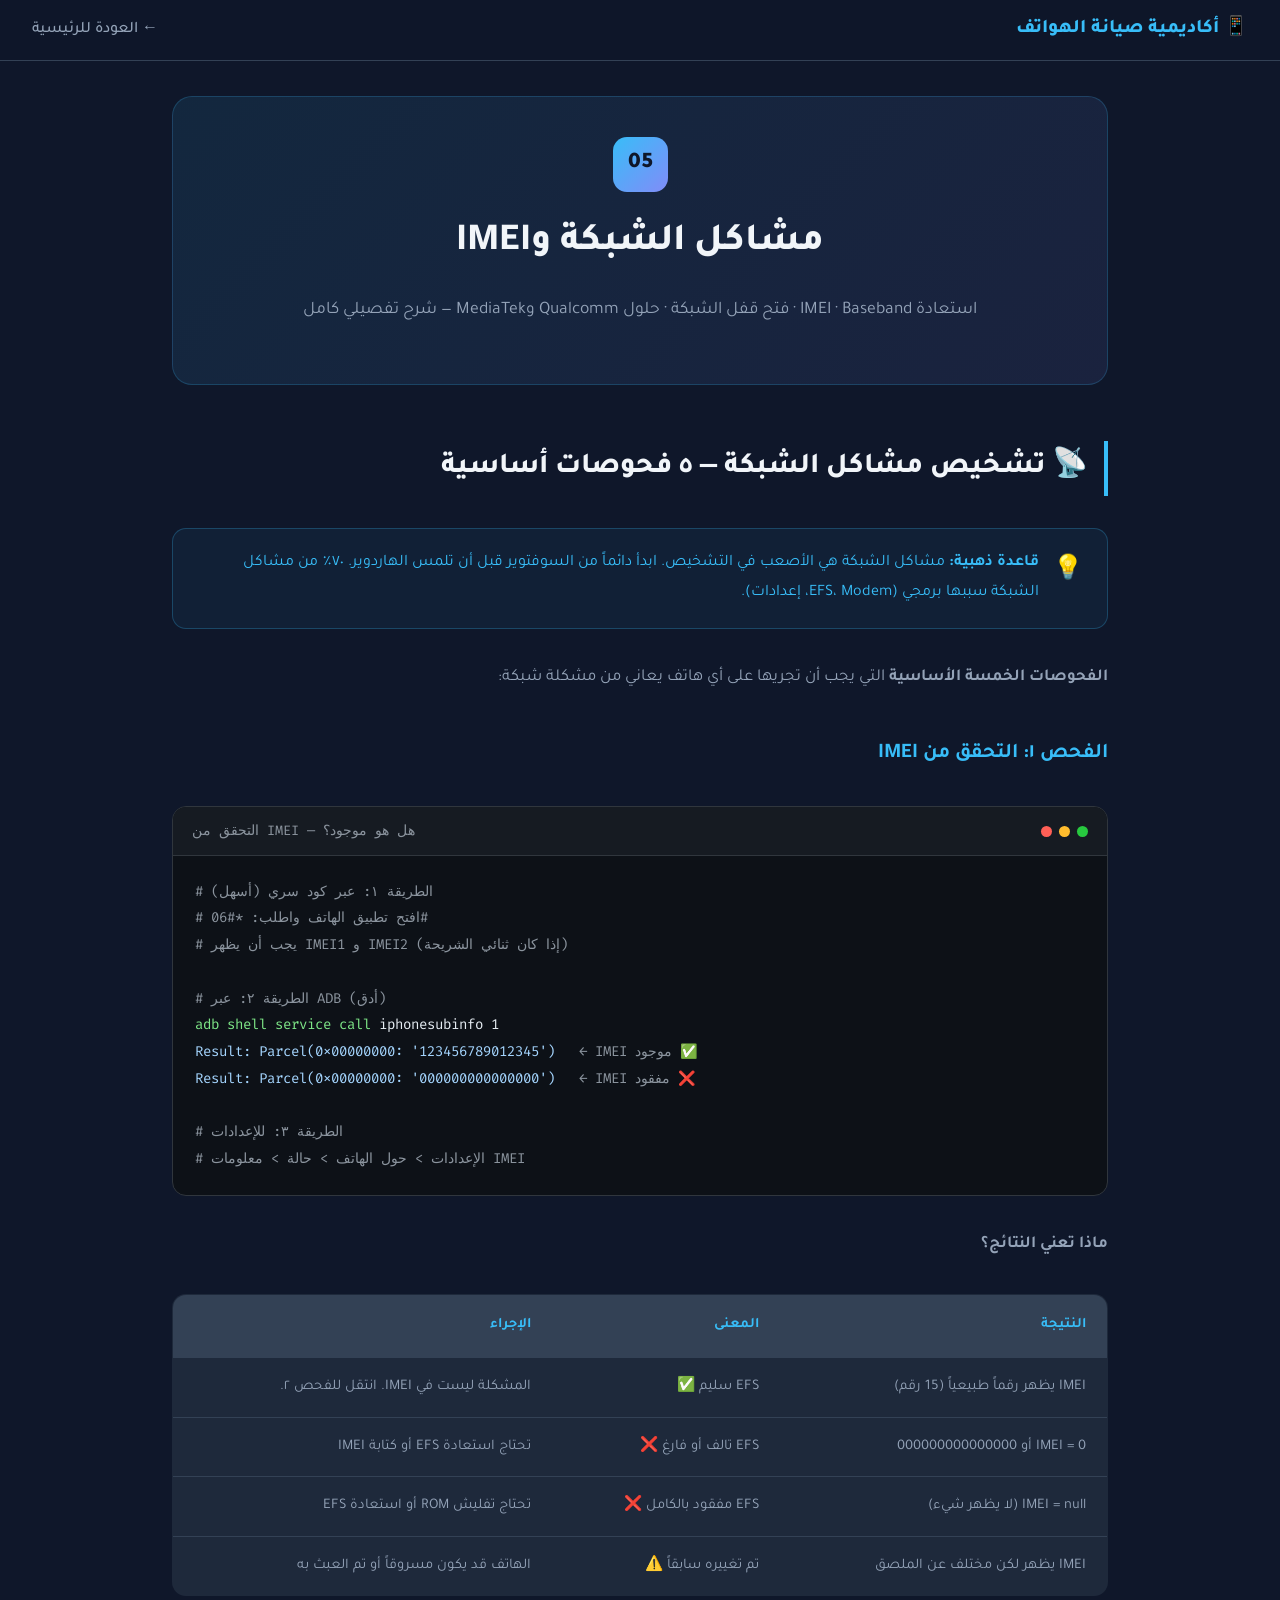
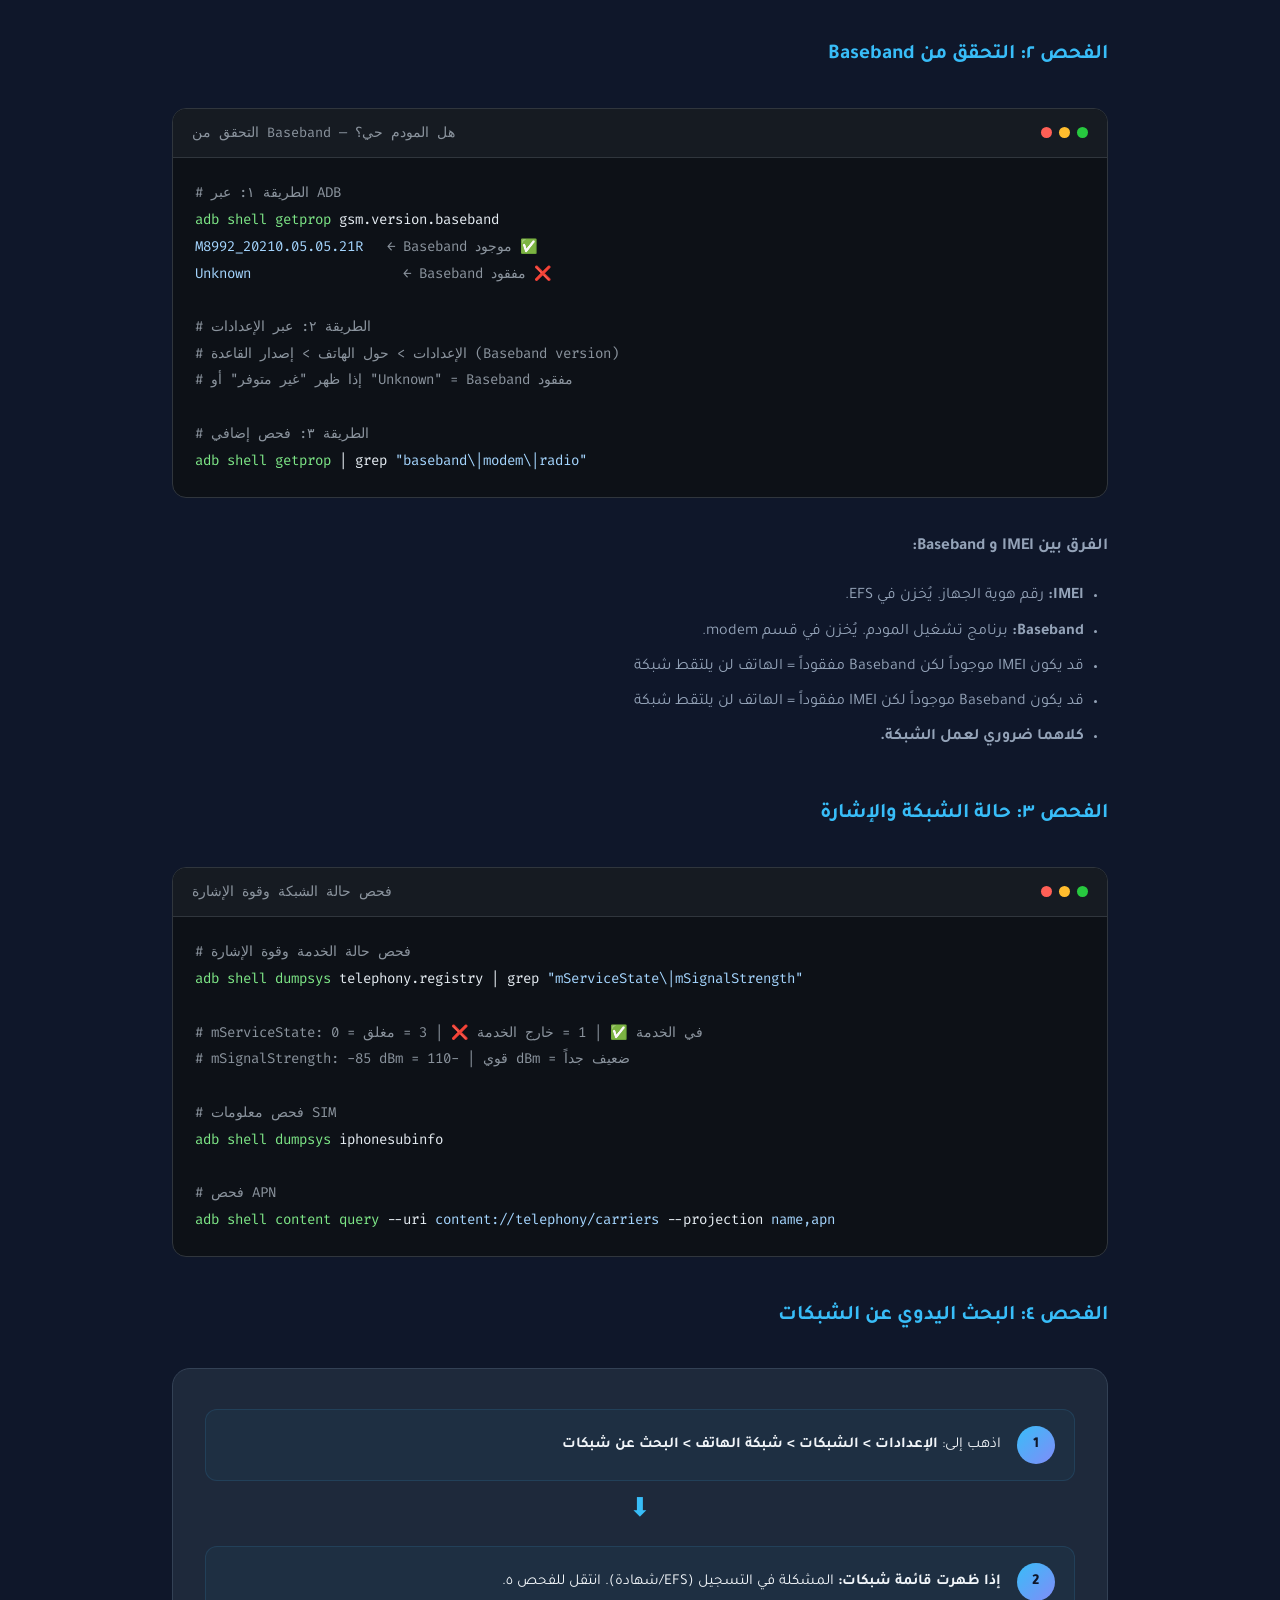
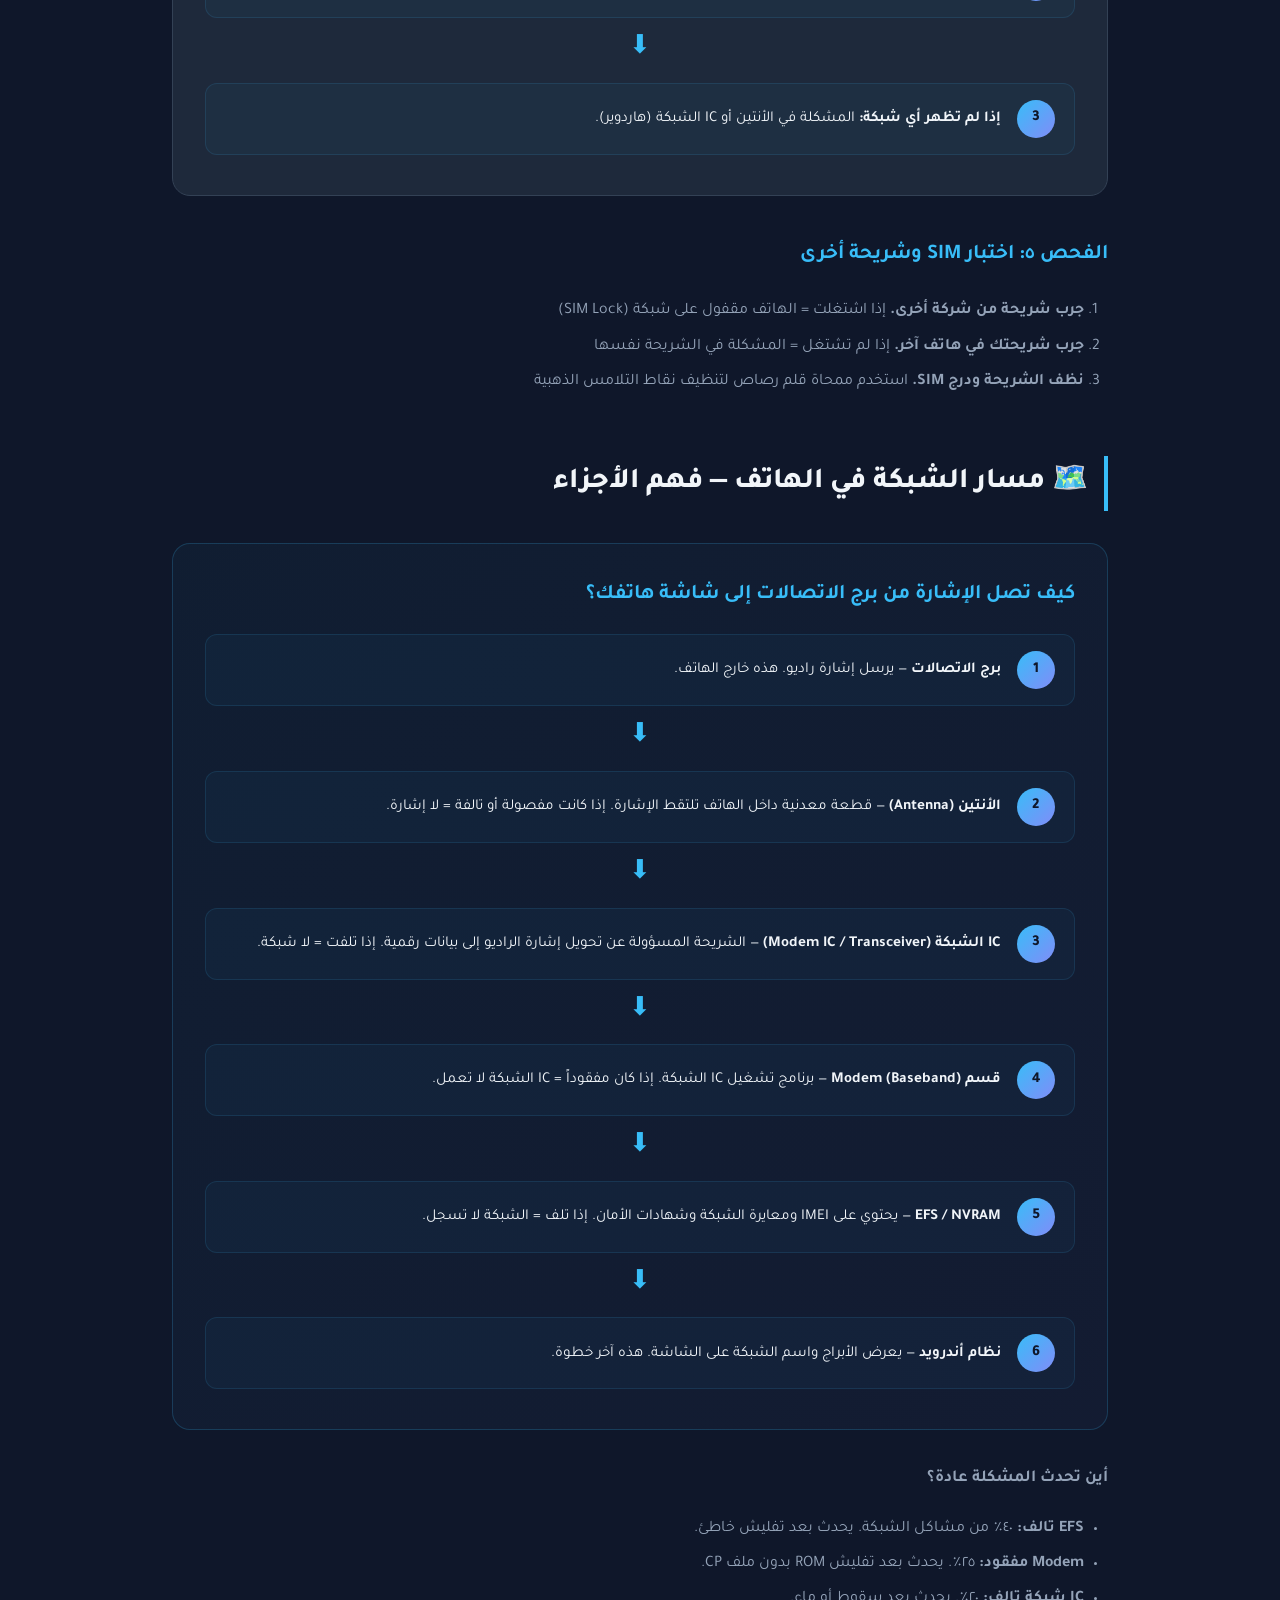
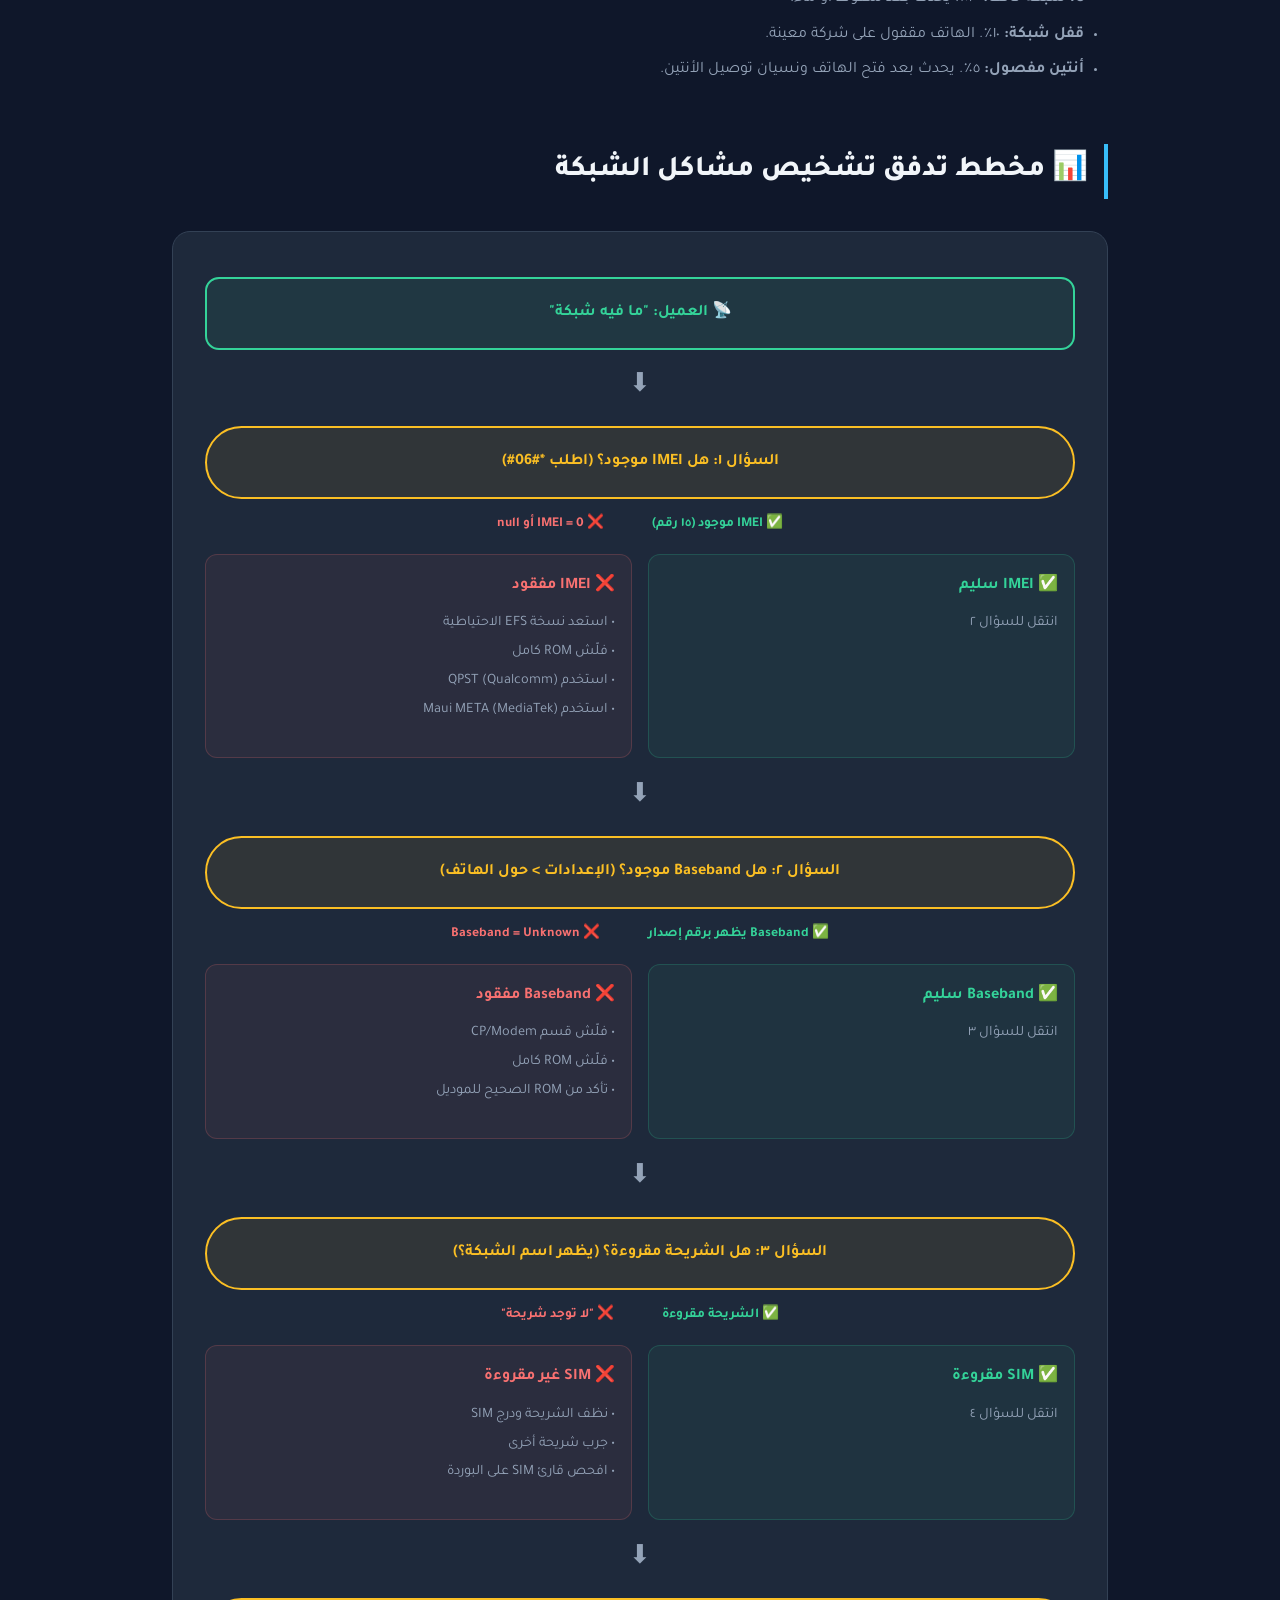
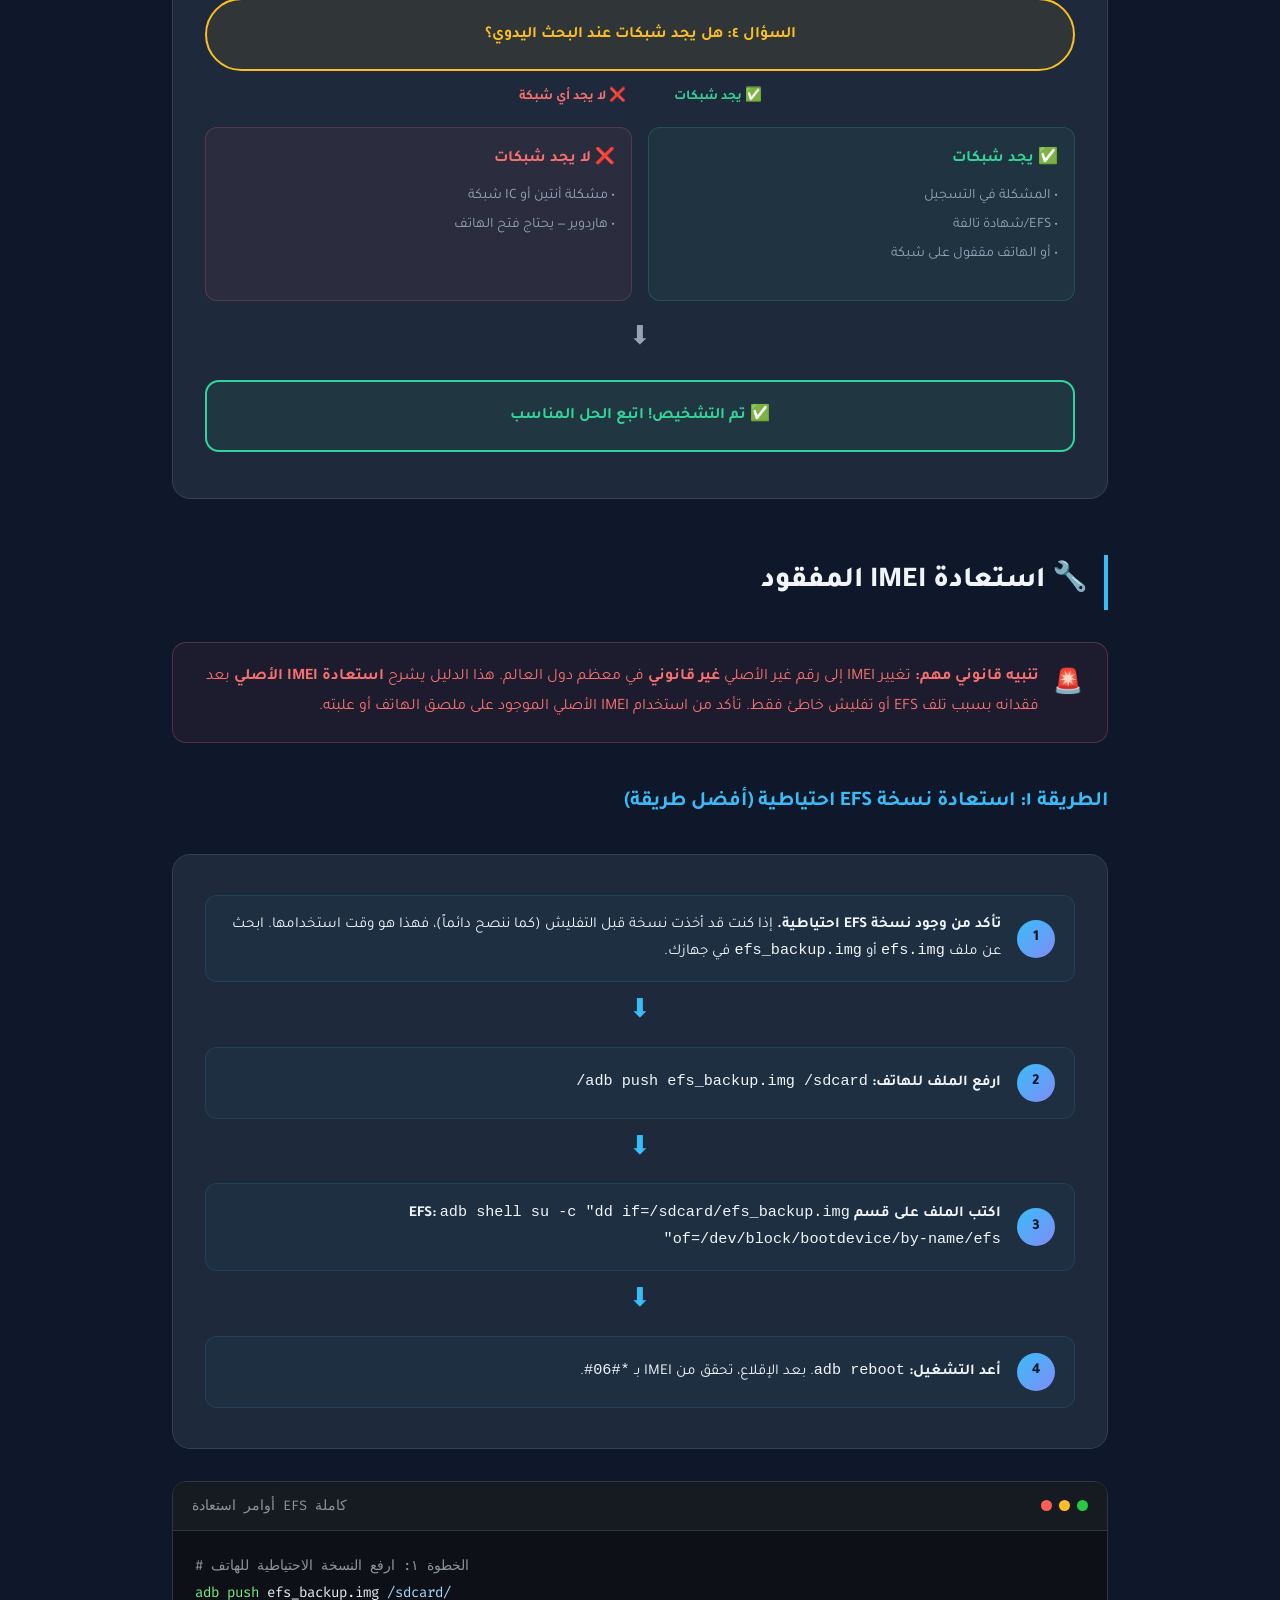
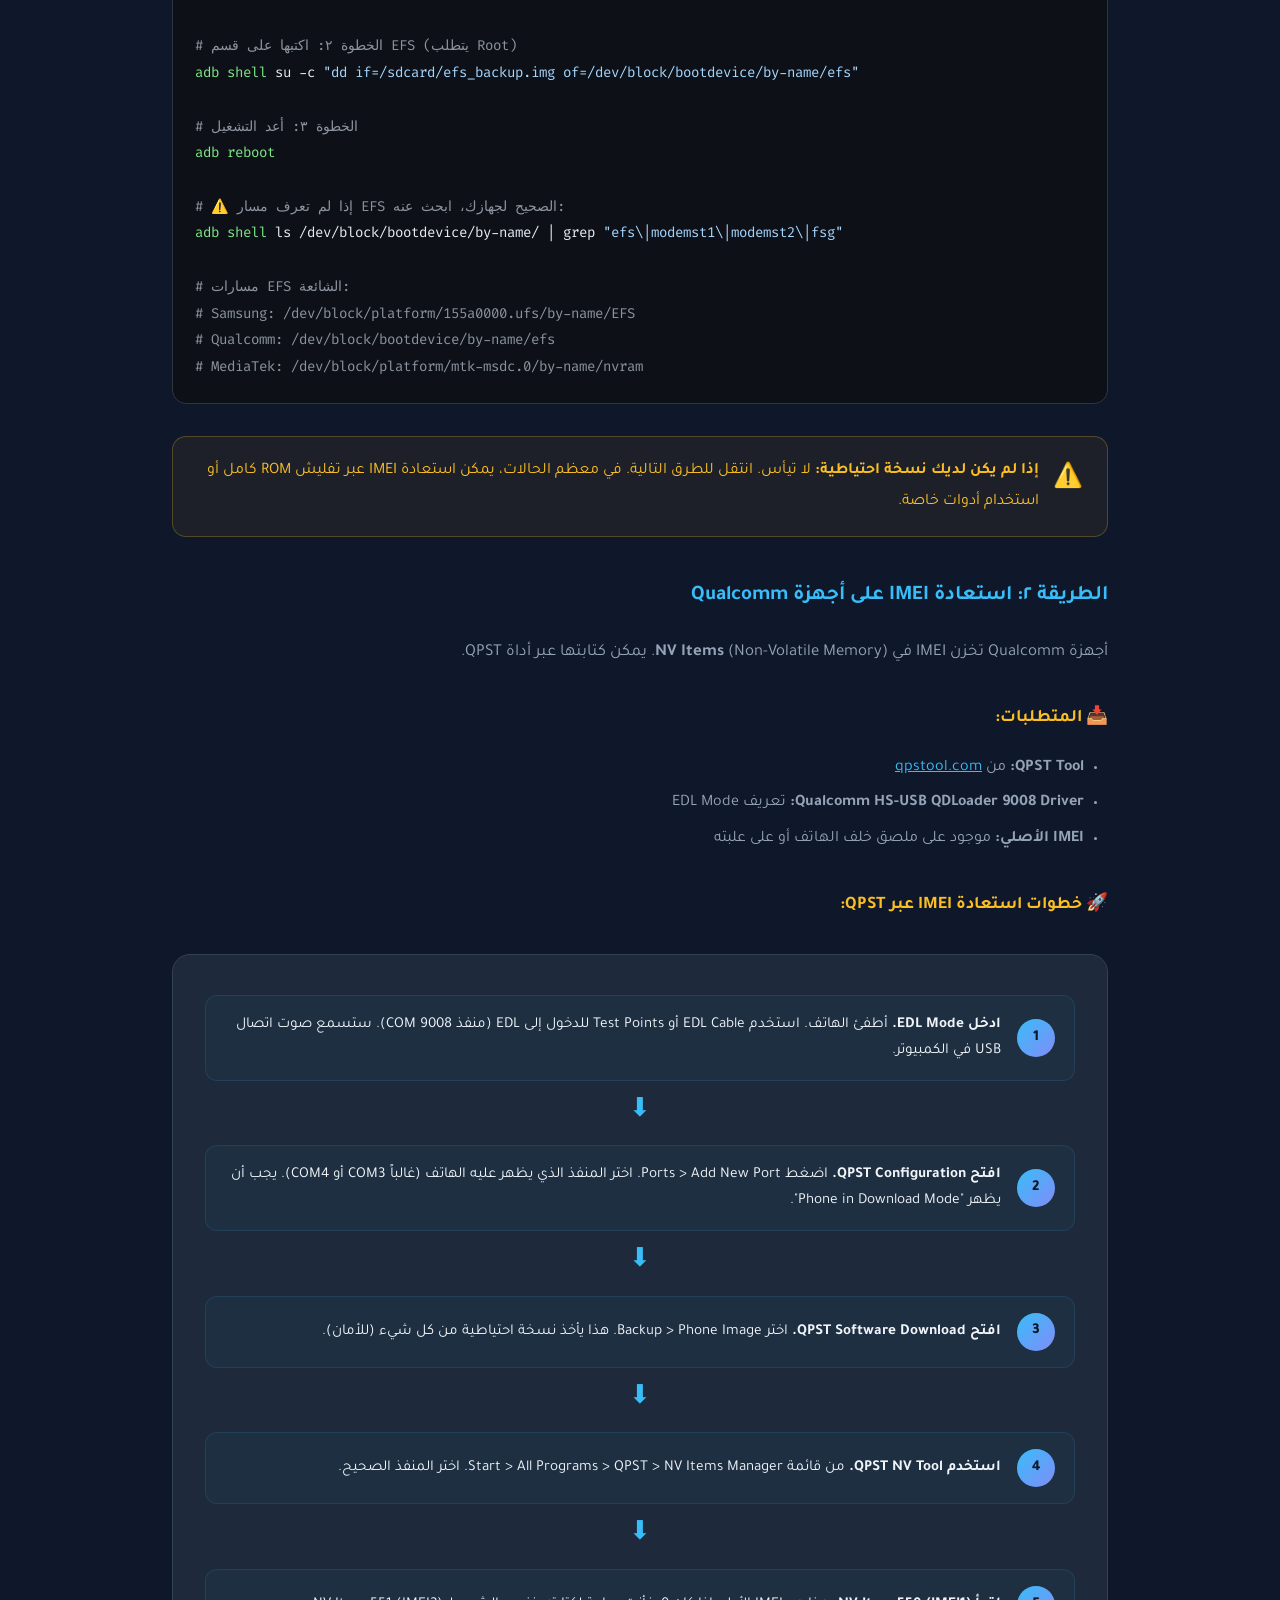
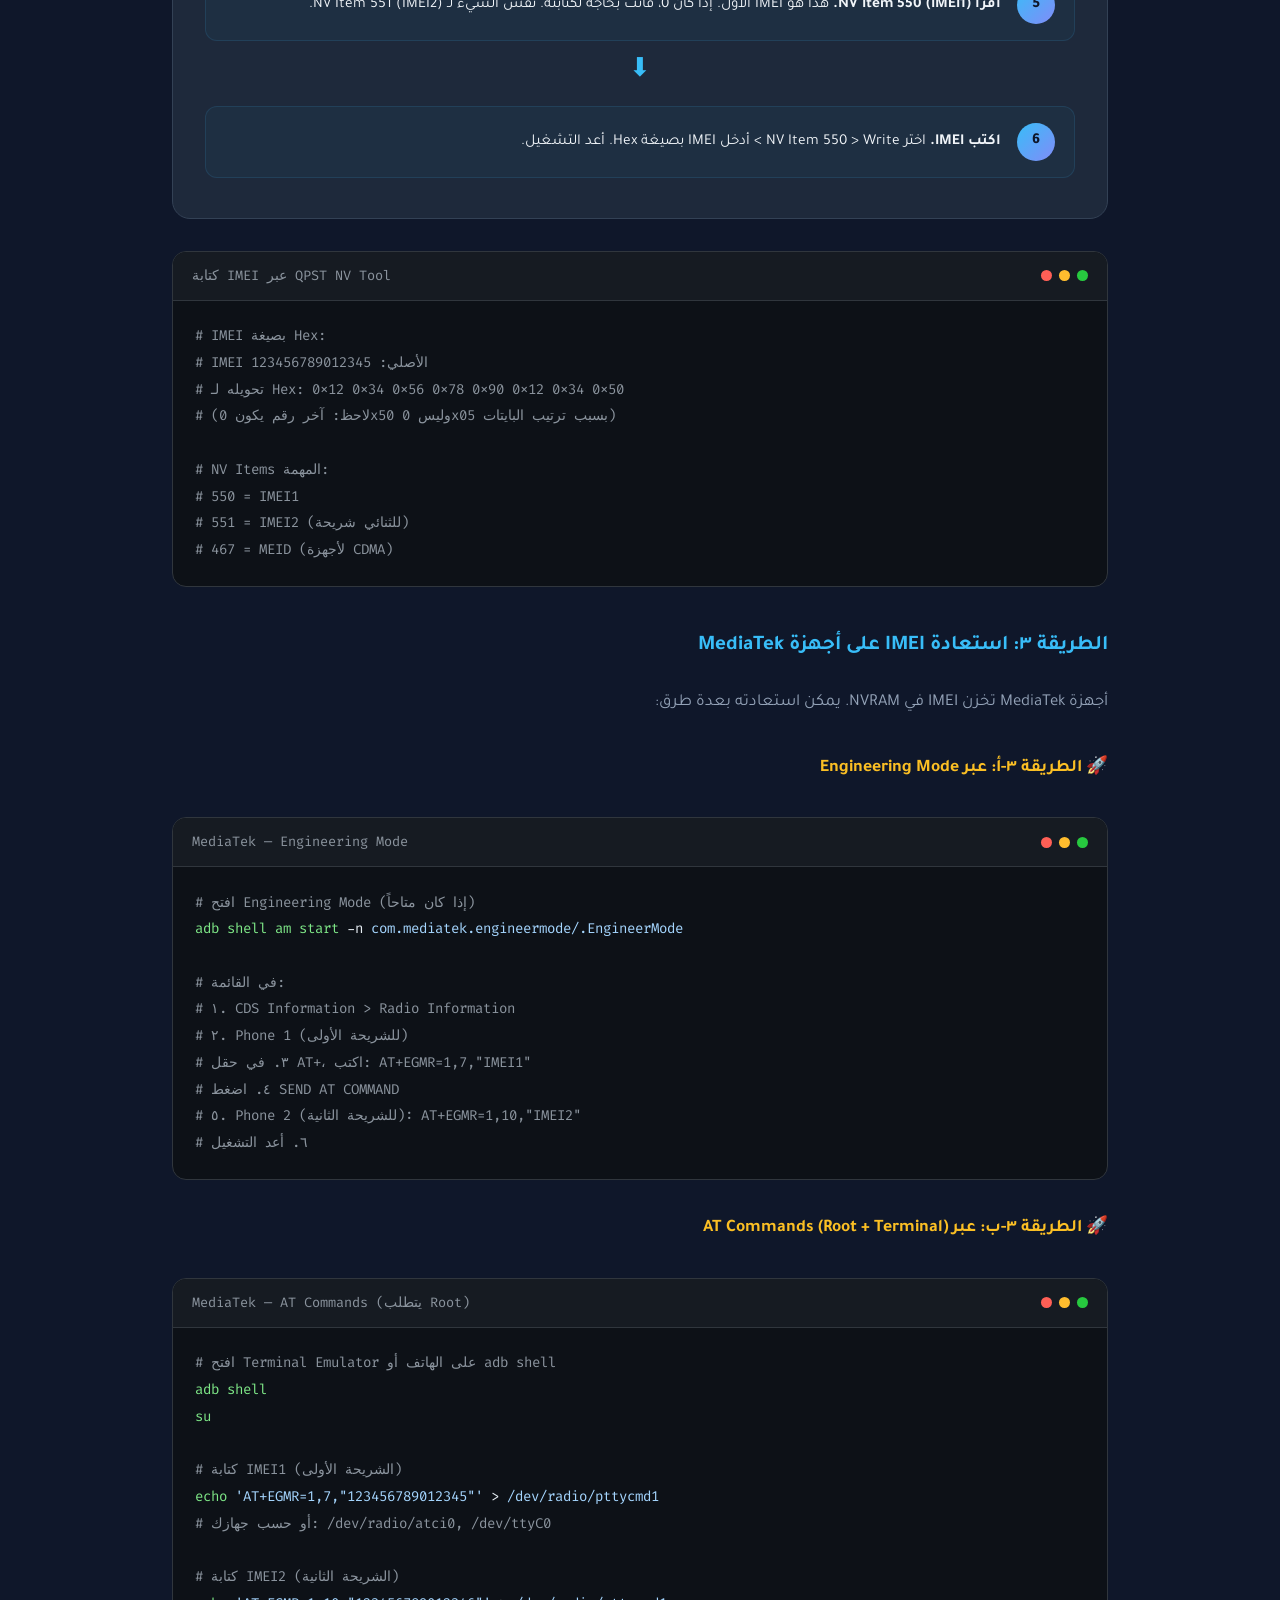
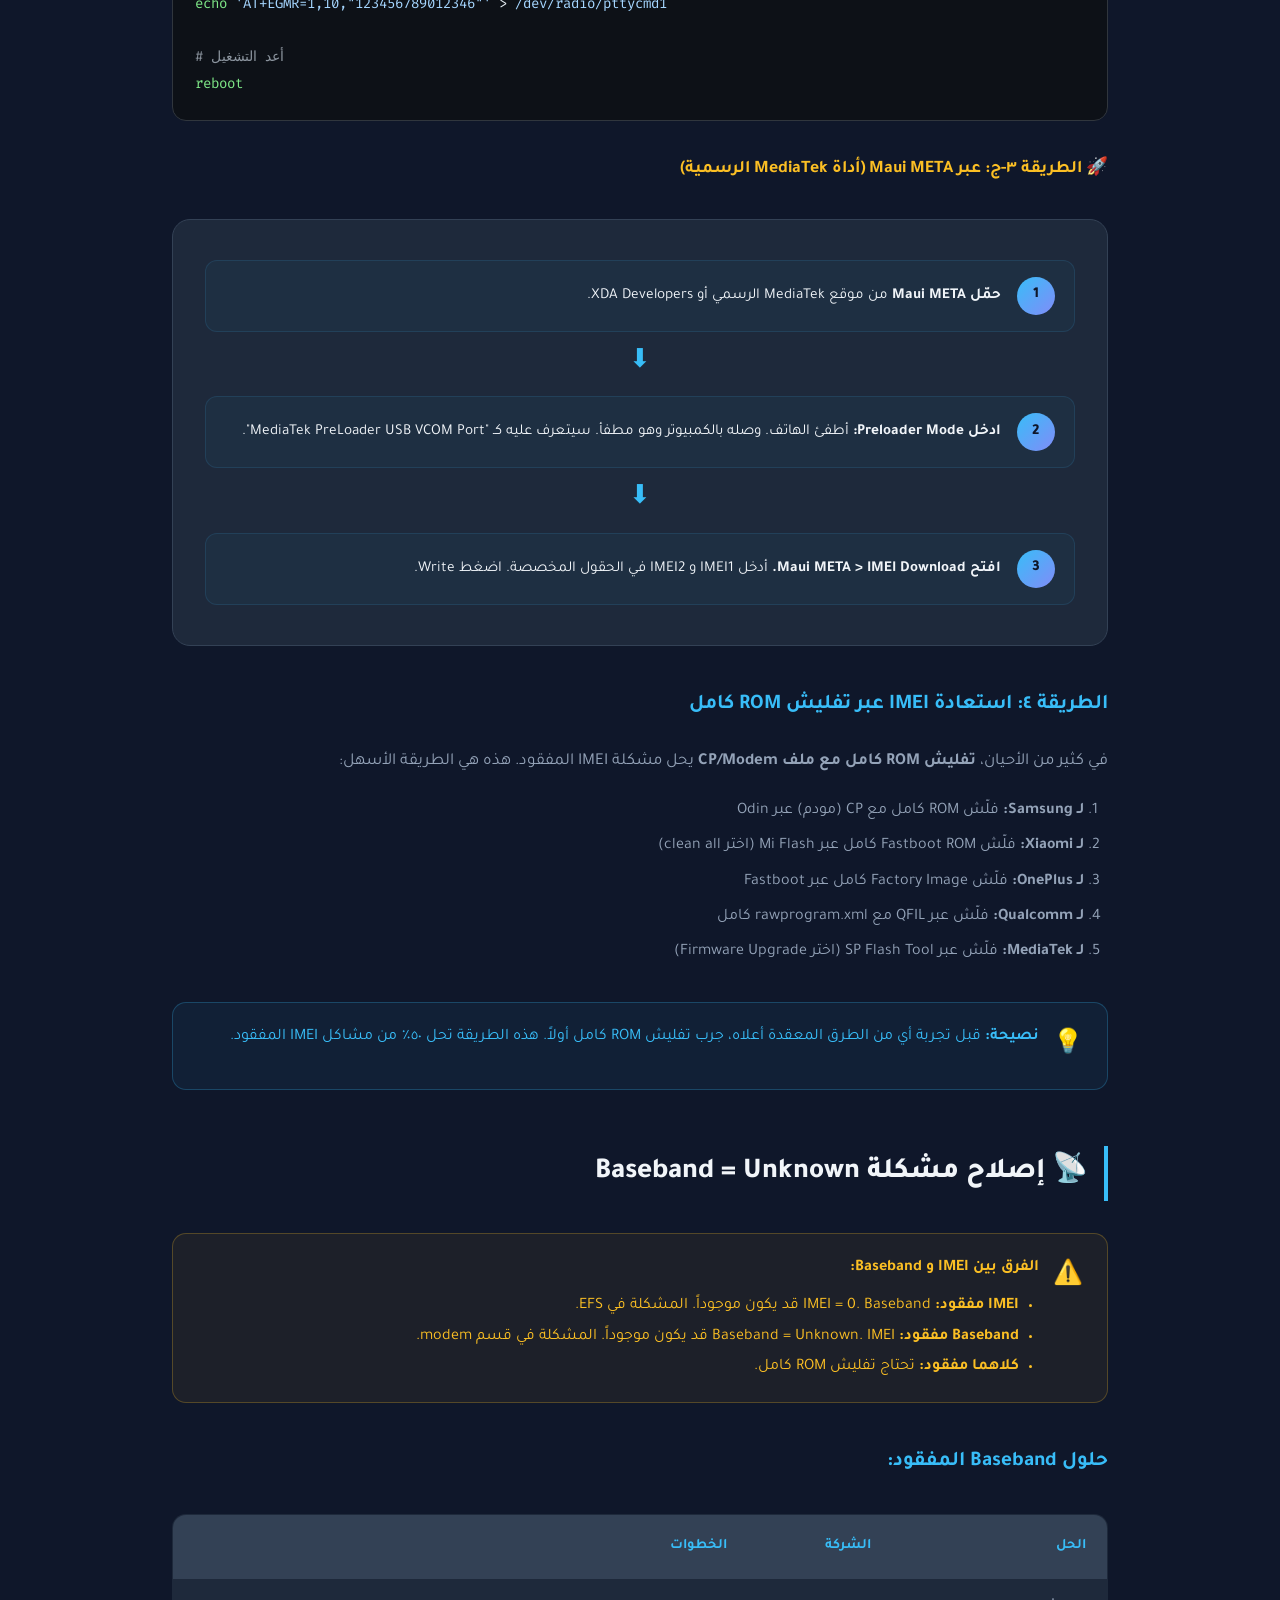
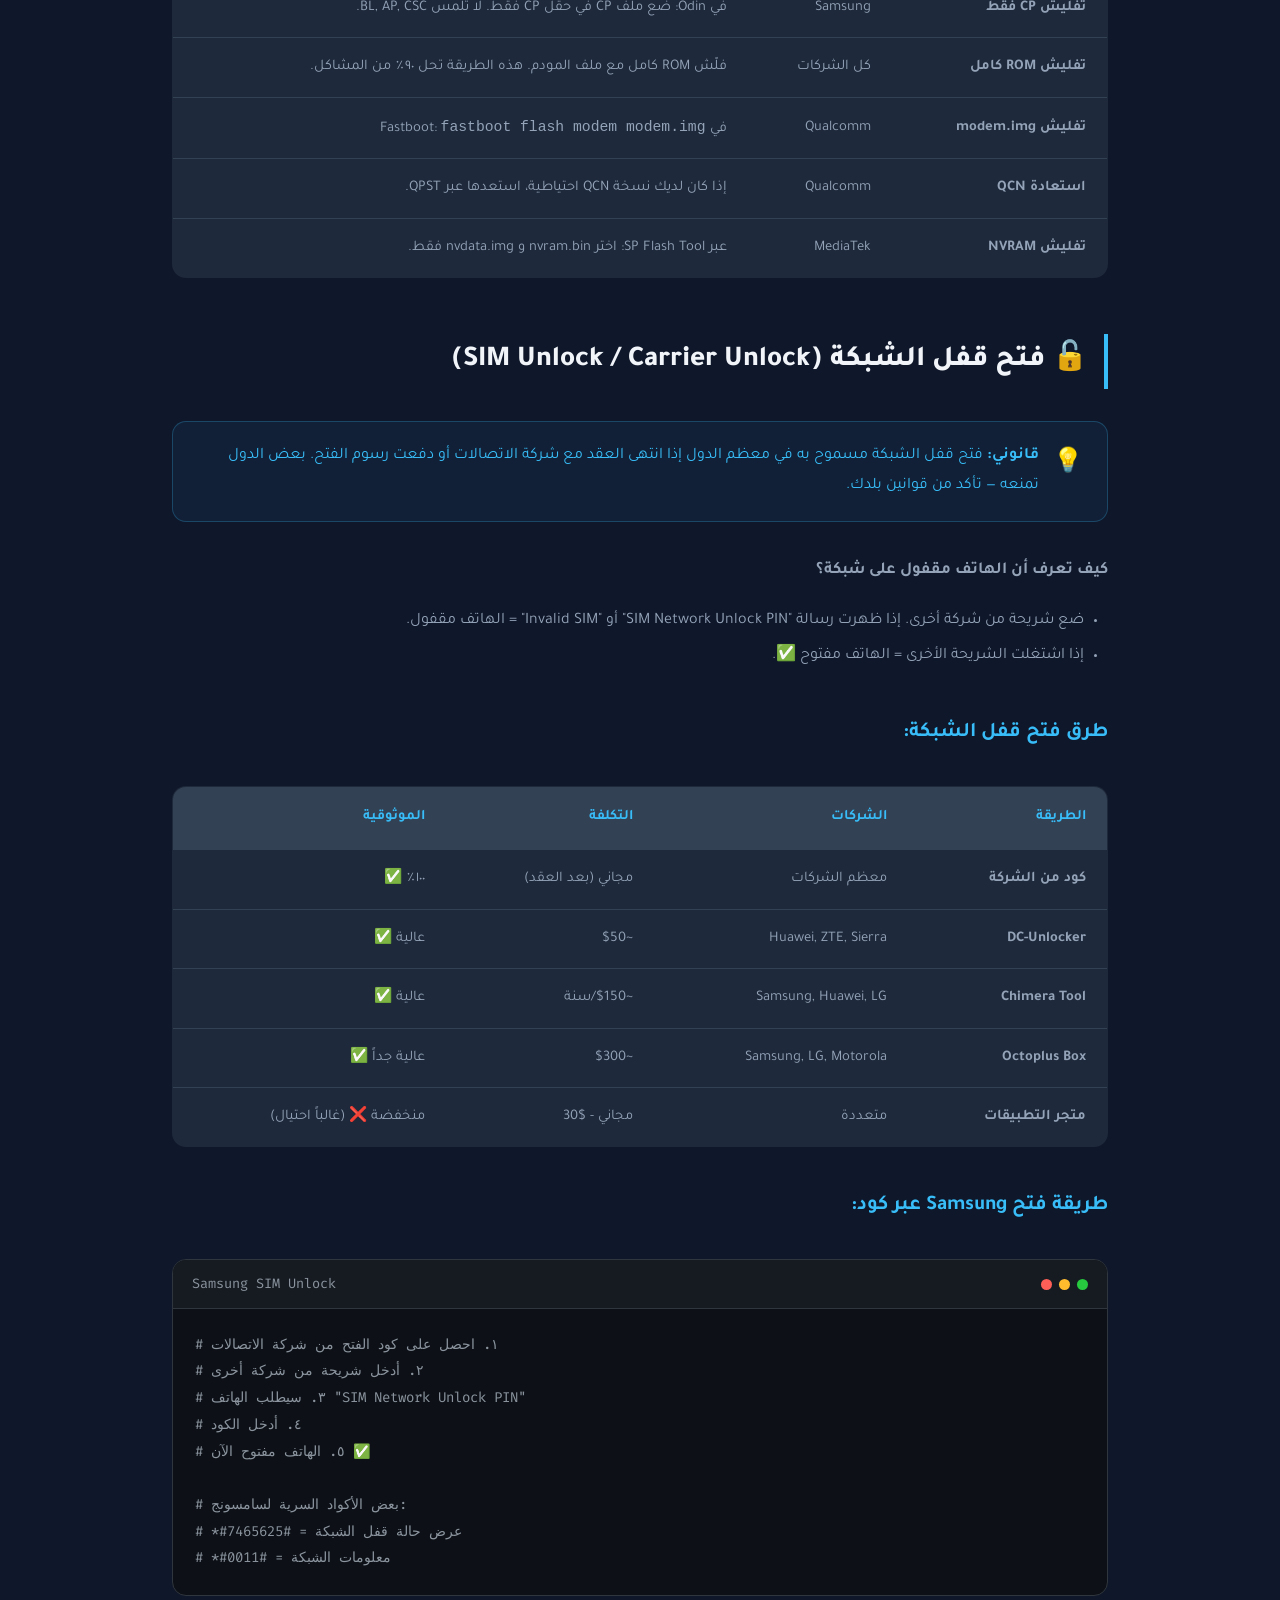
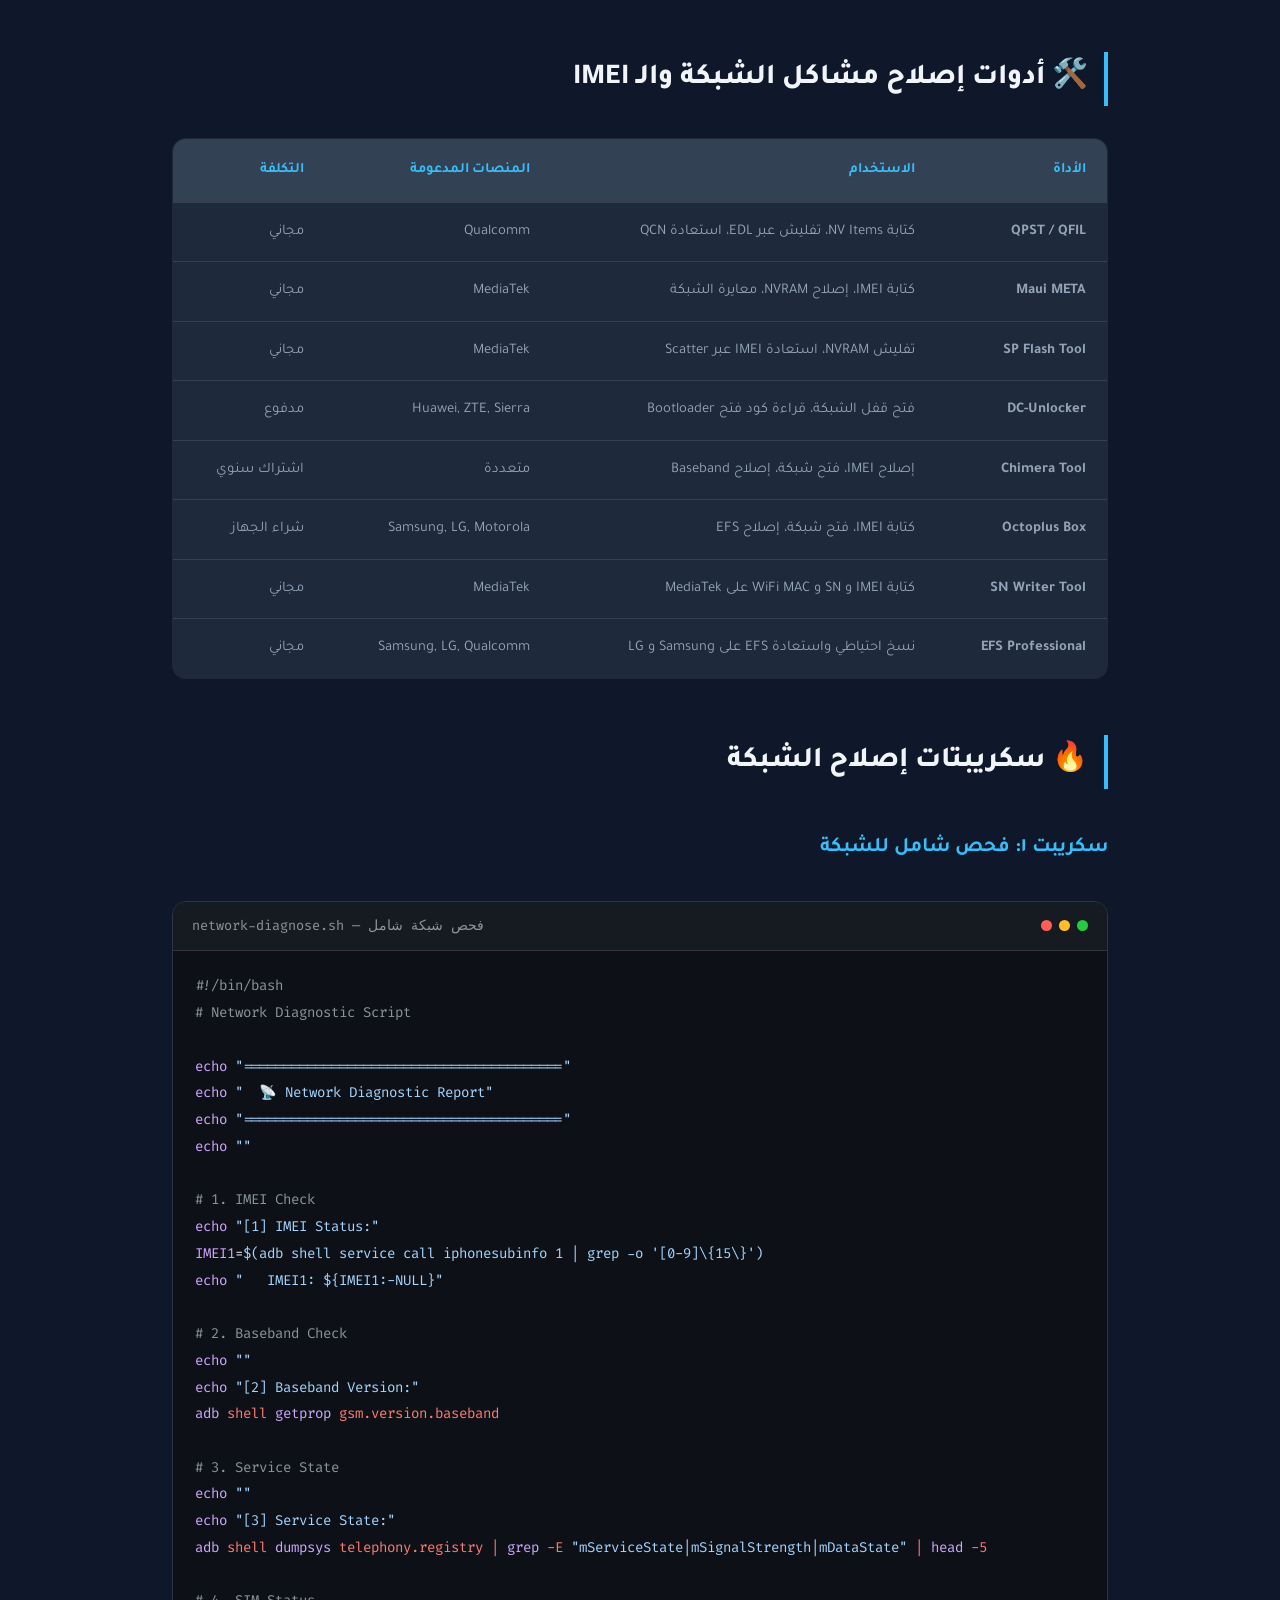
<file: chapter5.html>
<!DOCTYPE html>
<html lang="ar" dir="rtl">
<head>
<meta charset="UTF-8">
<meta name="viewport" content="width=device-width, initial-scale=1.0">
<title>الفصل 5: مشاكل الشبكة وIMEI | أكاديمية صيانة الهواتف</title>
<link href="https://fonts.googleapis.com/css2?family=Tajawal:wght@400;500;700;800;900&family=Fira+Code:wght@400;600&display=swap" rel="stylesheet">
<style>
:root {
  --c-bg: #0f172a; --c-surface: #1e293b; --c-surface2: #334155;
  --c-primary: #38bdf8; --c-secondary: #818cf8; --c-accent: #f472b6;
  --c-success: #34d399; --c-warning: #fbbf24; --c-danger: #f87171;
  --c-text: #f1f5f9; --c-text2: #94a3b8; --c-border: #334155;
  --glow: 0 0 20px rgba(56,189,248,0.15);
}
* { box-sizing: border-box; margin: 0; padding: 0; }
body { font-family: 'Tajawal', sans-serif; background: var(--c-bg); color: var(--c-text); line-height: 1.9; }

nav {
  position: fixed; top: 0; left: 0; right: 0; z-index: 1000;
  background: rgba(15,23,42,0.92); backdrop-filter: blur(20px);
  border-bottom: 1px solid var(--c-border); padding: 0.75rem 2rem;
  display: flex; align-items: center; justify-content: space-between;
}
.nav-logo { font-weight: 800; font-size: 1.2rem; color: var(--c-primary); text-decoration: none; }
.nav-back { color: var(--c-text2); text-decoration: none; font-weight: 500; transition: color 0.2s; }
.nav-back:hover { color: var(--c-primary); }

main { max-width: 1000px; margin: 0 auto; padding: 6rem 2rem 3rem; }

.chapter-header {
  text-align: center; margin-bottom: 3rem; padding: 2.5rem 2rem;
  background: linear-gradient(135deg, rgba(56,189,248,0.1), rgba(129,140,248,0.1));
  border-radius: 20px; border: 1px solid rgba(56,189,248,0.2);
}
.chapter-num {
  display: inline-flex; align-items: center; justify-content: center;
  width: 55px; height: 55px; background: linear-gradient(135deg, var(--c-primary), var(--c-secondary));
  color: #0f172a; font-weight: 900; border-radius: 14px; font-size: 1.4rem; margin-bottom: 1rem;
}
.chapter-header h1 { font-size: 2.4rem; font-weight: 800; margin-bottom: 0.75rem; }
.chapter-header p { color: var(--c-text2); font-size: 1.1rem; }

h2 {
  font-size: 1.8rem; font-weight: 800; margin: 3.5rem 0 2rem;
  padding-right: 1rem; border-right: 4px solid var(--c-primary);
  color: var(--c-text);
}
h3 { font-size: 1.3rem; font-weight: 700; margin: 2.5rem 0 1.2rem; color: var(--c-primary); }
h4 { font-size: 1.1rem; font-weight: 700; margin: 2rem 0 1rem; color: var(--c-warning); }
p { color: var(--c-text2); margin-bottom: 1rem; font-size: 1.05rem; line-height: 2; }

.code-block {
  background: #0d1117; border: 1px solid #30363d; border-radius: 14px;
  overflow: hidden; margin: 2rem 0; direction: ltr; text-align: left;
}
.code-header {
  display: flex; align-items: center; justify-content: space-between;
  padding: 0.7rem 1.2rem; background: #161b22; border-bottom: 1px solid #30363d;
}
.code-title { font-family: 'Fira Code', monospace; font-size: 0.85rem; color: #8b949e; }
.code-dots { display: flex; gap: 7px; }
.code-dot { width: 11px; height: 11px; border-radius: 50%; }
.code-dot.r { background: #ff5f56; } .code-dot.y { background: #ffbd2e; } .code-dot.g { background: #27c93f; }
pre {
  padding: 1.4rem; overflow-x: auto; font-family: 'Fira Code', monospace;
  font-size: 0.88rem; line-height: 1.9; color: #e6edf3;
}
pre .comment { color: #8b949e; }
pre .keyword { color: #ff7b72; }
pre .string { color: #a5d6ff; }
pre .func { color: #d2a8ff; }
pre .num { color: #79c0ff; }
pre .cmd { color: #7ee787; }
pre .output { color: #a5d6ff; }
pre .err { color: #ff7b72; }
pre .warn { color: #fbbf24; }

.data-table {
  width: 100%; border-collapse: collapse; margin: 2rem 0;
  background: var(--c-surface); border-radius: 14px; overflow: hidden;
  border: 1px solid var(--c-border);
}
.data-table th {
  background: var(--c-surface2); padding: 1.1rem 1.3rem; text-align: right;
  font-weight: 700; color: var(--c-primary); font-size: 0.9rem;
}
.data-table td {
  padding: 1rem 1.3rem; border-top: 1px solid var(--c-border);
  color: var(--c-text2); font-size: 0.92rem; line-height: 1.8;
}
.data-table tr:hover td { background: rgba(56,189,248,0.04); }

.alert {
  padding: 1.2rem 1.5rem; border-radius: 14px; margin: 2rem 0;
  display: flex; align-items: flex-start; gap: 0.9rem; border: 1px solid;
  font-size: 1rem;
}
.alert-info { background: rgba(56,189,248,0.06); border-color: rgba(56,189,248,0.25); color: var(--c-primary); }
.alert-warn { background: rgba(251,191,36,0.06); border-color: rgba(251,191,36,0.25); color: var(--c-warning); }
.alert-danger { background: rgba(248,113,113,0.06); border-color: rgba(248,113,113,0.25); color: var(--c-danger); }
.alert-success { background: rgba(52,211,153,0.06); border-color: rgba(52,211,153,0.25); color: var(--c-success); }
.alert-icon { font-size: 1.5rem; flex-shrink: 0; margin-top: 2px; }

.diagram-box {
  background: var(--c-surface); border: 1px solid var(--c-border);
  border-radius: 18px; padding: 2rem; margin: 2rem 0;
}
.diagram-step {
  display: flex; align-items: center; gap: 1rem;
  padding: 1rem 1.2rem; margin: 0.5rem 0; border-radius: 12px;
  background: rgba(56,189,248,0.04); border: 1px solid rgba(56,189,248,0.12);
}
.diagram-step .num {
  width: 38px; height: 38px; border-radius: 50%;
  background: linear-gradient(135deg, var(--c-primary), var(--c-secondary));
  color: #0f172a; display: flex; align-items: center; justify-content: center;
  font-weight: 800; font-size: 0.95rem; flex-shrink: 0;
}
.diagram-step .text { font-size: 0.95rem; color: var(--c-text); line-height: 1.7; }
.diagram-arrow { text-align: center; font-size: 1.6rem; color: var(--c-primary); margin: 0.2rem 0; }

.flowchart {
  background: var(--c-surface); border: 1px solid var(--c-border);
  border-radius: 18px; padding: 2rem; margin: 2rem 0;
}
.flow-node {
  padding: 1.2rem 1.5rem; border-radius: 14px; margin: 0.85rem 0;
  text-align: center; font-weight: 700; font-size: 1rem;
  border: 2px solid;
}
.flow-node.start { background: rgba(52,211,153,0.08); border-color: var(--c-success); color: var(--c-success); }
.flow-node.question { background: rgba(251,191,36,0.08); border-color: var(--c-warning); color: var(--c-warning); border-radius: 50px; }
.flow-node.action { background: rgba(56,189,248,0.08); border-color: var(--c-primary); color: var(--c-primary); }
.flow-node.end { background: rgba(248,113,113,0.08); border-color: var(--c-danger); color: var(--c-danger); }
.flow-node.success { background: rgba(52,211,153,0.08); border-color: var(--c-success); color: var(--c-success); }
.flow-line { text-align: center; color: var(--c-text2); font-size: 1.6rem; margin: 0.3rem 0; }
.flow-yesno {
  display: flex; justify-content: center; gap: 3rem; margin: 0.6rem 0;
  font-size: 0.85rem; font-weight: 600;
}

.next-prev {
  display: flex; justify-content: space-between; margin-top: 4rem;
  padding-top: 2.5rem; border-top: 1px solid var(--c-border);
}
.next-prev a {
  display: inline-flex; align-items: center; gap: 0.5rem;
  padding: 0.9rem 1.8rem; border-radius: 14px;
  text-decoration: none; font-weight: 700; transition: all 0.3s;
}
.next-prev .prev { color: var(--c-text2); border: 1px solid var(--c-border); }
.next-prev .prev:hover { border-color: var(--c-primary); color: var(--c-primary); }
.next-prev .next {
  background: linear-gradient(135deg, var(--c-primary), var(--c-secondary));
  color: #0f172a; box-shadow: 0 4px 15px rgba(56,189,248,0.3);
}
.next-prev .next:hover { transform: translateX(-3px); }

::-webkit-scrollbar { width: 8px; }
::-webkit-scrollbar-track { background: var(--c-bg); }
::-webkit-scrollbar-thumb { background: var(--c-surface2); border-radius: 4px; }
::-webkit-scrollbar-thumb:hover { background: var(--c-primary); }

@media (max-width: 768px) {
  main { padding: 5rem 1rem 2rem; }
  .chapter-header h1 { font-size: 1.6rem; }
  h2 { font-size: 1.4rem; }
}
</style>
</head>
<body>

<nav>
  <a href="index.html" class="nav-logo">📱 أكاديمية صيانة الهواتف</a>
  <a href="index.html" class="nav-back">← العودة للرئيسية</a>
</nav>

<main>

<div class="chapter-header">
  <div class="chapter-num">05</div>
  <h1>مشاكل الشبكة وIMEI</h1>
  <p>استعادة IMEI · Baseband · فتح قفل الشبكة · حلول Qualcomm وMediaTek — شرح تفصيلي كامل</p>
</div>

<!-- ================================================================ -->
<!-- القسم ١: تشخيص مشاكل الشبكة -->
<!-- ================================================================ -->
<h2>📡 تشخيص مشاكل الشبكة — ٥ فحوصات أساسية</h2>

<div class="alert alert-info">
  <span class="alert-icon">💡</span>
  <div>
    <strong>قاعدة ذهبية:</strong> مشاكل الشبكة هي الأصعب في التشخيص. ابدأ دائماً من السوفتوير قبل أن تلمس الهاردوير. ٧٠٪ من مشاكل الشبكة سببها برمجي (EFS، Modem، إعدادات).
  </div>
</div>

<p><strong>الفحوصات الخمسة الأساسية</strong> التي يجب أن تجريها على أي هاتف يعاني من مشكلة شبكة:</p>

<!-- فحص ١ -->
<h3>الفحص ١: التحقق من IMEI</h3>
<div class="code-block">
  <div class="code-header">
    <span class="code-title">التحقق من IMEI — هل هو موجود؟</span>
    <div class="code-dots"><span class="code-dot r"></span><span class="code-dot y"></span><span class="code-dot g"></span></div>
  </div>
  <pre><span class="comment"># الطريقة ١: عبر كود سري (أسهل)</span>
<span class="comment"># افتح تطبيق الهاتف واطلب: *#06#</span>
<span class="comment"># يجب أن يظهر IMEI1 و IMEI2 (إذا كان ثنائي الشريحة)</span>

<span class="comment"># الطريقة ٢: عبر ADB (أدق)</span>
<span class="cmd">adb shell service call</span> iphonesubinfo 1
<span class="output">Result: Parcel(0x00000000: '123456789012345')</span>   <span class="comment">← IMEI موجود ✅</span>
<span class="output">Result: Parcel(0x00000000: '000000000000000')</span>   <span class="comment">← IMEI مفقود ❌</span>

<span class="comment"># الطريقة ٣: للإعدادات</span>
<span class="comment"># الإعدادات > حول الهاتف > حالة > معلومات IMEI</span></pre>
</div>

<p><strong>ماذا تعني النتائج؟</strong></p>
<table class="data-table">
  <tr><th>النتيجة</th><th>المعنى</th><th>الإجراء</th></tr>
  <tr>
    <td>IMEI يظهر رقماً طبيعياً (15 رقم)</td>
    <td>EFS سليم ✅</td>
    <td>المشكلة ليست في IMEI. انتقل للفحص ٢.</td>
  </tr>
  <tr>
    <td>IMEI = 0 أو 000000000000000</td>
    <td>EFS تالف أو فارغ ❌</td>
    <td>تحتاج استعادة EFS أو كتابة IMEI</td>
  </tr>
  <tr>
    <td>IMEI = null (لا يظهر شيء)</td>
    <td>EFS مفقود بالكامل ❌</td>
    <td>تحتاج تفليش ROM أو استعادة EFS</td>
  </tr>
  <tr>
    <td>IMEI يظهر لكن مختلف عن الملصق</td>
    <td>تم تغييره سابقاً ⚠️</td>
    <td>الهاتف قد يكون مسروقاً أو تم العبث به</td>
  </tr>
</table>

<!-- فحص ٢ -->
<h3>الفحص ٢: التحقق من Baseband</h3>
<div class="code-block">
  <div class="code-header">
    <span class="code-title">التحقق من Baseband — هل المودم حي؟</span>
    <div class="code-dots"><span class="code-dot r"></span><span class="code-dot y"></span><span class="code-dot g"></span></div>
  </div>
  <pre><span class="comment"># الطريقة ١: عبر ADB</span>
<span class="cmd">adb shell getprop</span> gsm.version.baseband
<span class="output">M8992_20210.05.05.21R</span>   <span class="comment">← Baseband موجود ✅</span>
<span class="output">Unknown</span>                   <span class="comment">← Baseband مفقود ❌</span>

<span class="comment"># الطريقة ٢: عبر الإعدادات</span>
<span class="comment"># الإعدادات > حول الهاتف > إصدار القاعدة (Baseband version)
# إذا ظهر "غير متوفر" أو "Unknown" = Baseband مفقود</span>

<span class="comment"># الطريقة ٣: فحص إضافي</span>
<span class="cmd">adb shell getprop</span> | grep <span class="string">"baseband\|modem\|radio"</span></pre>
</div>

<p><strong>الفرق بين IMEI و Baseband:</strong></p>
<ul style="color:var(--c-text2); padding-right:1.5rem; line-height:2.2;">
  <li><strong>IMEI:</strong> رقم هوية الجهاز. يُخزن في EFS.</li>
  <li><strong>Baseband:</strong> برنامج تشغيل المودم. يُخزن في قسم modem.</li>
  <li>قد يكون IMEI موجوداً لكن Baseband مفقوداً = الهاتف لن يلتقط شبكة</li>
  <li>قد يكون Baseband موجوداً لكن IMEI مفقوداً = الهاتف لن يلتقط شبكة</li>
  <li><strong>كلاهما ضروري لعمل الشبكة.</strong></li>
</ul>

<!-- فحص ٣ -->
<h3>الفحص ٣: حالة الشبكة والإشارة</h3>
<div class="code-block">
  <div class="code-header">
    <span class="code-title">فحص حالة الشبكة وقوة الإشارة</span>
    <div class="code-dots"><span class="code-dot r"></span><span class="code-dot y"></span><span class="code-dot g"></span></div>
  </div>
  <pre><span class="comment"># فحص حالة الخدمة وقوة الإشارة</span>
<span class="cmd">adb shell dumpsys</span> telephony.registry | grep <span class="string">"mServiceState\|mSignalStrength"</span>

<span class="comment"># mServiceState: 0 = في الخدمة ✅ | 1 = خارج الخدمة ❌ | 3 = مغلق</span>
<span class="comment"># mSignalStrength: -85 dBm = قوي | -110 dBm = ضعيف جداً</span>

<span class="comment"># فحص معلومات SIM</span>
<span class="cmd">adb shell dumpsys</span> iphonesubinfo

<span class="comment"># فحص APN</span>
<span class="cmd">adb shell content query</span> --uri <span class="string">content://telephony/carriers</span> --projection <span class="string">name,apn</span></pre>
</div>

<!-- فحص ٤ -->
<h3>الفحص ٤: البحث اليدوي عن الشبكات</h3>
<div class="diagram-box">
  <div class="diagram-step">
    <div class="num">1</div>
    <div class="text">اذهب إلى: <strong>الإعدادات > الشبكات > شبكة الهاتف > البحث عن شبكات</strong></div>
  </div>
  <div class="diagram-arrow">⬇</div>
  <div class="diagram-step">
    <div class="num">2</div>
    <div class="text"><strong>إذا ظهرت قائمة شبكات:</strong> المشكلة في التسجيل (EFS/شهادة). انتقل للفحص ٥.</div>
  </div>
  <div class="diagram-arrow">⬇</div>
  <div class="diagram-step">
    <div class="num">3</div>
    <div class="text"><strong>إذا لم تظهر أي شبكة:</strong> المشكلة في الأنتين أو IC الشبكة (هاردوير).</div>
  </div>
</div>

<!-- فحص ٥ -->
<h3>الفحص ٥: اختبار SIM وشريحة أخرى</h3>
<ol style="color:var(--c-text2); padding-right:1.5rem; line-height:2.2;">
  <li><strong>جرب شريحة من شركة أخرى.</strong> إذا اشتغلت = الهاتف مقفول على شبكة (SIM Lock)</li>
  <li><strong>جرب شريحتك في هاتف آخر.</strong> إذا لم تشتغل = المشكلة في الشريحة نفسها</li>
  <li><strong>نظف الشريحة ودرج SIM.</strong> استخدم ممحاة قلم رصاص لتنظيف نقاط التلامس الذهبية</li>
</ol>

<!-- ================================================================ -->
<!-- القسم ٢: مسار الشبكة في الهاتف -->
<!-- ================================================================ -->
<h2>🗺️ مسار الشبكة في الهاتف — فهم الأجزاء</h2>

<div class="diagram-box" style="background:linear-gradient(135deg,rgba(56,189,248,0.04),rgba(129,140,248,0.04)); border-color:rgba(56,189,248,0.2);">
  <h3 style="margin-top:0; color:var(--c-primary);">كيف تصل الإشارة من برج الاتصالات إلى شاشة هاتفك؟</h3>
  <div class="diagram-step">
    <div class="num">1</div>
    <div class="text"><strong>برج الاتصالات</strong> — يرسل إشارة راديو. هذه خارج الهاتف.</div>
  </div>
  <div class="diagram-arrow">⬇</div>
  <div class="diagram-step">
    <div class="num">2</div>
    <div class="text"><strong>الأنتين (Antenna)</strong> — قطعة معدنية داخل الهاتف تلتقط الإشارة. إذا كانت مفصولة أو تالفة = لا إشارة.</div>
  </div>
  <div class="diagram-arrow">⬇</div>
  <div class="diagram-step">
    <div class="num">3</div>
    <div class="text"><strong>IC الشبكة (Modem IC / Transceiver)</strong> — الشريحة المسؤولة عن تحويل إشارة الراديو إلى بيانات رقمية. إذا تلفت = لا شبكة.</div>
  </div>
  <div class="diagram-arrow">⬇</div>
  <div class="diagram-step">
    <div class="num">4</div>
    <div class="text"><strong>قسم Modem (Baseband)</strong> — برنامج تشغيل IC الشبكة. إذا كان مفقوداً = IC الشبكة لا تعمل.</div>
  </div>
  <div class="diagram-arrow">⬇</div>
  <div class="diagram-step">
    <div class="num">5</div>
    <div class="text"><strong>EFS / NVRAM</strong> — يحتوي على IMEI ومعايرة الشبكة وشهادات الأمان. إذا تلف = الشبكة لا تسجل.</div>
  </div>
  <div class="diagram-arrow">⬇</div>
  <div class="diagram-step">
    <div class="num">6</div>
    <div class="text"><strong>نظام أندرويد</strong> — يعرض الأبراج واسم الشبكة على الشاشة. هذه آخر خطوة.</div>
  </div>
</div>

<p><strong>أين تحدث المشكلة عادة؟</strong></p>
<ul style="color:var(--c-text2); padding-right:1.5rem; line-height:2.2;">
  <li><strong>EFS تالف:</strong> ٤٠٪ من مشاكل الشبكة. يحدث بعد تفليش خاطئ.</li>
  <li><strong>Modem مفقود:</strong> ٢٥٪. يحدث بعد تفليش ROM بدون ملف CP.</li>
  <li><strong>IC شبكة تالف:</strong> ٢٠٪. يحدث بعد سقوط أو ماء.</li>
  <li><strong>قفل شبكة:</strong> ١٠٪. الهاتف مقفول على شركة معينة.</li>
  <li><strong>أنتين مفصول:</strong> ٥٪. يحدث بعد فتح الهاتف ونسيان توصيل الأنتين.</li>
</ul>

<!-- ================================================================ -->
<!-- القسم ٣: مخطط تدفق تشخيص الشبكة -->
<!-- ================================================================ -->
<h2>📊 مخطط تدفق تشخيص مشاكل الشبكة</h2>

<div class="flowchart">
  <div class="flow-node start">📡 العميل: "ما فيه شبكة"</div>
  <div class="flow-line">⬇</div>

  <div class="flow-node question">السؤال ١: هل IMEI موجود؟ (اطلب *#06#)</div>
  <div class="flow-yesno">
    <span style="color:var(--c-success);">✅ IMEI موجود (١٥ رقم)</span>
    <span style="color:var(--c-danger);">❌ IMEI = 0 أو null</span>
  </div>
  <div style="display:flex; gap:1rem; margin:1rem 0;">
    <div style="flex:1; background:rgba(52,211,153,0.06); border:1px solid rgba(52,211,153,0.2); border-radius:12px; padding:1rem;">
      <strong style="color:var(--c-success);">✅ IMEI سليم</strong>
      <p style="margin-top:0.5rem; font-size:0.9rem;">انتقل للسؤال ٢</p>
    </div>
    <div style="flex:1; background:rgba(248,113,113,0.06); border:1px solid rgba(248,113,113,0.2); border-radius:12px; padding:1rem;">
      <strong style="color:var(--c-danger);">❌ IMEI مفقود</strong>
      <p style="margin-top:0.5rem; font-size:0.9rem;">• استعد نسخة EFS الاحتياطية<br>• فلّش ROM كامل<br>• استخدم QPST (Qualcomm)<br>• استخدم Maui META (MediaTek)</p>
    </div>
  </div>

  <div class="flow-line">⬇</div>
  <div class="flow-node question">السؤال ٢: هل Baseband موجود؟ (الإعدادات > حول الهاتف)</div>
  <div class="flow-yesno">
    <span style="color:var(--c-success);">✅ Baseband يظهر برقم إصدار</span>
    <span style="color:var(--c-danger);">❌ Baseband = Unknown</span>
  </div>
  <div style="display:flex; gap:1rem; margin:1rem 0;">
    <div style="flex:1; background:rgba(52,211,153,0.06); border:1px solid rgba(52,211,153,0.2); border-radius:12px; padding:1rem;">
      <strong style="color:var(--c-success);">✅ Baseband سليم</strong>
      <p style="margin-top:0.5rem; font-size:0.9rem;">انتقل للسؤال ٣</p>
    </div>
    <div style="flex:1; background:rgba(248,113,113,0.06); border:1px solid rgba(248,113,113,0.2); border-radius:12px; padding:1rem;">
      <strong style="color:var(--c-danger);">❌ Baseband مفقود</strong>
      <p style="margin-top:0.5rem; font-size:0.9rem;">• فلّش قسم CP/Modem<br>• فلّش ROM كامل<br>• تأكد من ROM الصحيح للموديل</p>
    </div>
  </div>

  <div class="flow-line">⬇</div>
  <div class="flow-node question">السؤال ٣: هل الشريحة مقروءة؟ (يظهر اسم الشبكة؟)</div>
  <div class="flow-yesno">
    <span style="color:var(--c-success);">✅ الشريحة مقروءة</span>
    <span style="color:var(--c-danger);">❌ "لا توجد شريحة"</span>
  </div>
  <div style="display:flex; gap:1rem; margin:1rem 0;">
    <div style="flex:1; background:rgba(52,211,153,0.06); border:1px solid rgba(52,211,153,0.2); border-radius:12px; padding:1rem;">
      <strong style="color:var(--c-success);">✅ SIM مقروءة</strong>
      <p style="margin-top:0.5rem; font-size:0.9rem;">انتقل للسؤال ٤</p>
    </div>
    <div style="flex:1; background:rgba(248,113,113,0.06); border:1px solid rgba(248,113,113,0.2); border-radius:12px; padding:1rem;">
      <strong style="color:var(--c-danger);">❌ SIM غير مقروءة</strong>
      <p style="margin-top:0.5rem; font-size:0.9rem;">• نظف الشريحة ودرج SIM<br>• جرب شريحة أخرى<br>• افحص قارئ SIM على البوردة</p>
    </div>
  </div>

  <div class="flow-line">⬇</div>
  <div class="flow-node question">السؤال ٤: هل يجد شبكات عند البحث اليدوي؟</div>
  <div class="flow-yesno">
    <span style="color:var(--c-success);">✅ يجد شبكات</span>
    <span style="color:var(--c-danger);">❌ لا يجد أي شبكة</span>
  </div>
  <div style="display:flex; gap:1rem; margin:1rem 0;">
    <div style="flex:1; background:rgba(52,211,153,0.06); border:1px solid rgba(52,211,153,0.2); border-radius:12px; padding:1rem;">
      <strong style="color:var(--c-success);">✅ يجد شبكات</strong>
      <p style="margin-top:0.5rem; font-size:0.9rem;">• المشكلة في التسجيل<br>• EFS/شهادة تالفة<br>• أو الهاتف مقفول على شبكة</p>
    </div>
    <div style="flex:1; background:rgba(248,113,113,0.06); border:1px solid rgba(248,113,113,0.2); border-radius:12px; padding:1rem;">
      <strong style="color:var(--c-danger);">❌ لا يجد شبكات</strong>
      <p style="margin-top:0.5rem; font-size:0.9rem;">• مشكلة أنتين أو IC شبكة<br>• هاردوير — يحتاج فتح الهاتف</p>
    </div>
  </div>

  <div class="flow-line">⬇</div>
  <div class="flow-node success">✅ تم التشخيص! اتبع الحل المناسب</div>
</div>

<!-- ================================================================ -->
<!-- القسم ٤: استعادة IMEI -->
<!-- ================================================================ -->
<h2>🔧 استعادة IMEI المفقود</h2>

<div class="alert alert-danger">
  <span class="alert-icon">🚨</span>
  <div>
    <strong>تنبيه قانوني مهم:</strong> تغيير IMEI إلى رقم غير الأصلي <strong>غير قانوني</strong> في معظم دول العالم. هذا الدليل يشرح <strong>استعادة IMEI الأصلي</strong> بعد فقدانه بسبب تلف EFS أو تفليش خاطئ فقط. تأكد من استخدام IMEI الأصلي الموجود على ملصق الهاتف أو علبته.
  </div>
</div>

<!-- طريقة ١ -->
<h3>الطريقة ١: استعادة نسخة EFS احتياطية (أفضل طريقة)</h3>

<div class="diagram-box">
  <div class="diagram-step">
    <div class="num">1</div>
    <div class="text"><strong>تأكد من وجود نسخة EFS احتياطية.</strong> إذا كنت قد أخذت نسخة قبل التفليش (كما ننصح دائماً)، فهذا هو وقت استخدامها. ابحث عن ملف <code>efs.img</code> أو <code>efs_backup.img</code> في جهازك.</div>
  </div>
  <div class="diagram-arrow">⬇</div>
  <div class="diagram-step">
    <div class="num">2</div>
    <div class="text"><strong>ارفع الملف للهاتف:</strong> <code>adb push efs_backup.img /sdcard/</code></div>
  </div>
  <div class="diagram-arrow">⬇</div>
  <div class="diagram-step">
    <div class="num">3</div>
    <div class="text"><strong>اكتب الملف على قسم EFS:</strong> <code>adb shell su -c "dd if=/sdcard/efs_backup.img of=/dev/block/bootdevice/by-name/efs"</code></div>
  </div>
  <div class="diagram-arrow">⬇</div>
  <div class="diagram-step">
    <div class="num">4</div>
    <div class="text"><strong>أعد التشغيل:</strong> <code>adb reboot</code>. بعد الإقلاع، تحقق من IMEI بـ <code>*#06#</code>.</div>
  </div>
</div>

<div class="code-block">
  <div class="code-header">
    <span class="code-title">أوامر استعادة EFS كاملة</span>
    <div class="code-dots"><span class="code-dot r"></span><span class="code-dot y"></span><span class="code-dot g"></span></div>
  </div>
  <pre><span class="comment"># الخطوة ١: ارفع النسخة الاحتياطية للهاتف</span>
<span class="cmd">adb push</span> efs_backup.img <span class="output">/sdcard/</span>

<span class="comment"># الخطوة ٢: اكتبها على قسم EFS (يتطلب Root)</span>
<span class="cmd">adb shell</span> su -c <span class="string">"dd if=/sdcard/efs_backup.img of=/dev/block/bootdevice/by-name/efs"</span>

<span class="comment"># الخطوة ٣: أعد التشغيل</span>
<span class="cmd">adb reboot</span>

<span class="comment"># ⚠️ إذا لم تعرف مسار EFS الصحيح لجهازك، ابحث عنه:</span>
<span class="cmd">adb shell</span> ls /dev/block/bootdevice/by-name/ | grep <span class="string">"efs\|modemst1\|modemst2\|fsg"</span>

<span class="comment"># مسارات EFS الشائعة:
# Samsung: /dev/block/platform/155a0000.ufs/by-name/EFS
# Qualcomm: /dev/block/bootdevice/by-name/efs
# MediaTek: /dev/block/platform/mtk-msdc.0/by-name/nvram</span></pre>
</div>

<div class="alert alert-warn">
  <span class="alert-icon">⚠️</span>
  <div><strong>إذا لم يكن لديك نسخة احتياطية:</strong> لا تيأس. انتقل للطرق التالية. في معظم الحالات، يمكن استعادة IMEI عبر تفليش ROM كامل أو استخدام أدوات خاصة.</div>
</div>

<!-- طريقة ٢ -->
<h3>الطريقة ٢: استعادة IMEI على أجهزة Qualcomm</h3>
<p>أجهزة Qualcomm تخزن IMEI في <strong>NV Items</strong> (Non-Volatile Memory). يمكن كتابتها عبر أداة QPST.</p>

<h4>📥 المتطلبات:</h4>
<ul style="color:var(--c-text2); padding-right:1.5rem; line-height:2.2;">
  <li><strong>QPST Tool:</strong> من <a href="https://qpstool.com/" target="_blank" style="color:var(--c-primary);">qpstool.com</a></li>
  <li><strong>Qualcomm HS-USB QDLoader 9008 Driver:</strong> تعريف EDL Mode</li>
  <li><strong>IMEI الأصلي:</strong> موجود على ملصق خلف الهاتف أو على علبته</li>
</ul>

<h4>🚀 خطوات استعادة IMEI عبر QPST:</h4>
<div class="diagram-box">
  <div class="diagram-step">
    <div class="num">1</div>
    <div class="text"><strong>ادخل EDL Mode.</strong> أطفئ الهاتف. استخدم EDL Cable أو Test Points للدخول إلى EDL (منفذ COM 9008). ستسمع صوت اتصال USB في الكمبيوتر.</div>
  </div>
  <div class="diagram-arrow">⬇</div>
  <div class="diagram-step">
    <div class="num">2</div>
    <div class="text"><strong>افتح QPST Configuration.</strong> اضغط Ports > Add New Port. اختر المنفذ الذي يظهر عليه الهاتف (غالباً COM3 أو COM4). يجب أن يظهر "Phone in Download Mode".</div>
  </div>
  <div class="diagram-arrow">⬇</div>
  <div class="diagram-step">
    <div class="num">3</div>
    <div class="text"><strong>افتح QPST Software Download.</strong> اختر Backup > Phone Image. هذا يأخذ نسخة احتياطية من كل شيء (للأمان).</div>
  </div>
  <div class="diagram-arrow">⬇</div>
  <div class="diagram-step">
    <div class="num">4</div>
    <div class="text"><strong>استخدم QPST NV Tool.</strong> من قائمة Start > All Programs > QPST > NV Items Manager. اختر المنفذ الصحيح.</div>
  </div>
  <div class="diagram-arrow">⬇</div>
  <div class="diagram-step">
    <div class="num">5</div>
    <div class="text"><strong>اقرأ NV Item 550 (IMEI1).</strong> هذا هو IMEI الأول. إذا كان 0، فأنت بحاجة لكتابته. نفس الشيء لـ NV Item 551 (IMEI2).</div>
  </div>
  <div class="diagram-arrow">⬇</div>
  <div class="diagram-step">
    <div class="num">6</div>
    <div class="text"><strong>اكتب IMEI.</strong> اختر NV Item 550 > Write > أدخل IMEI بصيغة Hex. أعد التشغيل.</div>
  </div>
</div>

<div class="code-block">
  <div class="code-header">
    <span class="code-title">كتابة IMEI عبر QPST NV Tool</span>
    <div class="code-dots"><span class="code-dot r"></span><span class="code-dot y"></span><span class="code-dot g"></span></div>
  </div>
  <pre><span class="comment"># IMEI بصيغة Hex:
# IMEI الأصلي: 123456789012345
# تحويله لـ Hex: 0x12 0x34 0x56 0x78 0x90 0x12 0x34 0x50
# (لاحظ: آخر رقم يكون 0x50 وليس 0x05 بسبب ترتيب البايتات)

# NV Items المهمة:
# 550 = IMEI1
# 551 = IMEI2 (للثنائي شريحة)
# 467 = MEID (لأجهزة CDMA)</span></pre>
</div>

<!-- طريقة ٣ -->
<h3>الطريقة ٣: استعادة IMEI على أجهزة MediaTek</h3>
<p>أجهزة MediaTek تخزن IMEI في NVRAM. يمكن استعادته بعدة طرق:</p>

<h4>🚀 الطريقة ٣-أ: عبر Engineering Mode</h4>
<div class="code-block">
  <div class="code-header">
    <span class="code-title">MediaTek — Engineering Mode</span>
    <div class="code-dots"><span class="code-dot r"></span><span class="code-dot y"></span><span class="code-dot g"></span></div>
  </div>
  <pre><span class="comment"># افتح Engineering Mode (إذا كان متاحاً)</span>
<span class="cmd">adb shell am start</span> -n <span class="string">com.mediatek.engineermode/.EngineerMode</span>

<span class="comment"># في القائمة:
# ١. CDS Information > Radio Information
# ٢. Phone 1 (للشريحة الأولى)
# ٣. في حقل AT+، اكتب: AT+EGMR=1,7,"IMEI1"
# ٤. اضغط SEND AT COMMAND
# ٥. Phone 2 (للشريحة الثانية): AT+EGMR=1,10,"IMEI2"
# ٦. أعد التشغيل</span></pre>
</div>

<h4>🚀 الطريقة ٣-ب: عبر AT Commands (Root + Terminal)</h4>
<div class="code-block">
  <div class="code-header">
    <span class="code-title">MediaTek — AT Commands (يتطلب Root)</span>
    <div class="code-dots"><span class="code-dot r"></span><span class="code-dot y"></span><span class="code-dot g"></span></div>
  </div>
  <pre><span class="comment"># افتح Terminal Emulator على الهاتف أو adb shell</span>
<span class="cmd">adb shell</span>
<span class="cmd">su</span>

<span class="comment"># كتابة IMEI1 (الشريحة الأولى)</span>
<span class="cmd">echo</span> <span class="string">'AT+EGMR=1,7,"123456789012345"'</span> > <span class="output">/dev/radio/pttycmd1</span>
<span class="comment"># أو حسب جهازك: /dev/radio/atci0, /dev/ttyC0</span>

<span class="comment"># كتابة IMEI2 (الشريحة الثانية)</span>
<span class="cmd">echo</span> <span class="string">'AT+EGMR=1,10,"123456789012346"'</span> > <span class="output">/dev/radio/pttycmd1</span>

<span class="comment"># أعد التشغيل</span>
<span class="cmd">reboot</span></pre>
</div>

<h4>🚀 الطريقة ٣-ج: عبر Maui META (أداة MediaTek الرسمية)</h4>
<div class="diagram-box">
  <div class="diagram-step">
    <div class="num">1</div>
    <div class="text"><strong>حمّل Maui META</strong> من موقع MediaTek الرسمي أو XDA Developers.</div>
  </div>
  <div class="diagram-arrow">⬇</div>
  <div class="diagram-step">
    <div class="num">2</div>
    <div class="text"><strong>ادخل Preloader Mode:</strong> أطفئ الهاتف. وصله بالكمبيوتر وهو مطفأ. سيتعرف عليه كـ "MediaTek PreLoader USB VCOM Port".</div>
  </div>
  <div class="diagram-arrow">⬇</div>
  <div class="diagram-step">
    <div class="num">3</div>
    <div class="text"><strong>افتح Maui META > IMEI Download.</strong> أدخل IMEI1 و IMEI2 في الحقول المخصصة. اضغط Write.</div>
  </div>
</div>

<!-- طريقة ٤ -->
<h3>الطريقة ٤: استعادة IMEI عبر تفليش ROM كامل</h3>
<p>في كثير من الأحيان، <strong>تفليش ROM كامل مع ملف CP/Modem</strong> يحل مشكلة IMEI المفقود. هذه هي الطريقة الأسهل:</p>

<ol style="color:var(--c-text2); padding-right:1.5rem; line-height:2.2;">
  <li><strong>لـ Samsung:</strong> فلّش ROM كامل مع CP (مودم) عبر Odin</li>
  <li><strong>لـ Xiaomi:</strong> فلّش Fastboot ROM كامل عبر Mi Flash (اختر clean all)</li>
  <li><strong>لـ OnePlus:</strong> فلّش Factory Image كامل عبر Fastboot</li>
  <li><strong>لـ Qualcomm:</strong> فلّش عبر QFIL مع rawprogram.xml كامل</li>
  <li><strong>لـ MediaTek:</strong> فلّش عبر SP Flash Tool (اختر Firmware Upgrade)</li>
</ol>

<div class="alert alert-info">
  <span class="alert-icon">💡</span>
  <div><strong>نصيحة:</strong> قبل تجربة أي من الطرق المعقدة أعلاه، جرب تفليش ROM كامل أولاً. هذه الطريقة تحل ٥٠٪ من مشاكل IMEI المفقود.</div>
</div>

<!-- ================================================================ -->
<!-- القسم ٥: Baseband مفقود -->
<!-- ================================================================ -->
<h2>📡 إصلاح مشكلة Baseband = Unknown</h2>

<div class="alert alert-warn">
  <span class="alert-icon">⚠️</span>
  <div>
    <strong>الفرق بين IMEI و Baseband:</strong>
    <ul style="margin-top:0.5rem; padding-right:1.2rem;">
      <li><strong>IMEI مفقود:</strong> IMEI = 0. Baseband قد يكون موجوداً. المشكلة في EFS.</li>
      <li><strong>Baseband مفقود:</strong> Baseband = Unknown. IMEI قد يكون موجوداً. المشكلة في قسم modem.</li>
      <li><strong>كلاهما مفقود:</strong> تحتاج تفليش ROM كامل.</li>
    </ul>
  </div>
</div>

<h3>حلول Baseband المفقود:</h3>
<table class="data-table">
  <tr>
    <th>الحل</th>
    <th>الشركة</th>
    <th>الخطوات</th>
  </tr>
  <tr>
    <td><strong>تفليش CP فقط</strong></td>
    <td>Samsung</td>
    <td>في Odin: ضع ملف CP في حقل CP فقط. لا تلمس BL, AP, CSC.</td>
  </tr>
  <tr>
    <td><strong>تفليش ROM كامل</strong></td>
    <td>كل الشركات</td>
    <td>فلّش ROM كامل مع ملف المودم. هذه الطريقة تحل ٩٠٪ من المشاكل.</td>
  </tr>
  <tr>
    <td><strong>تفليش modem.img</strong></td>
    <td>Qualcomm</td>
    <td>في Fastboot: <code>fastboot flash modem modem.img</code></td>
  </tr>
  <tr>
    <td><strong>استعادة QCN</strong></td>
    <td>Qualcomm</td>
    <td>إذا كان لديك نسخة QCN احتياطية، استعدها عبر QPST.</td>
  </tr>
  <tr>
    <td><strong>تفليش NVRAM</strong></td>
    <td>MediaTek</td>
    <td>عبر SP Flash Tool: اختر nvram.bin و nvdata.img فقط.</td>
  </tr>
</table>

<!-- ================================================================ -->
<!-- القسم ٦: فتح قفل الشبكة -->
<!-- ================================================================ -->
<h2>🔓 فتح قفل الشبكة (SIM Unlock / Carrier Unlock)</h2>

<div class="alert alert-info">
  <span class="alert-icon">💡</span>
  <div><strong>قانوني:</strong> فتح قفل الشبكة مسموح به في معظم الدول إذا انتهى العقد مع شركة الاتصالات أو دفعت رسوم الفتح. بعض الدول تمنعه — تأكد من قوانين بلدك.</div>
</div>

<p><strong>كيف تعرف أن الهاتف مقفول على شبكة؟</strong></p>
<ul style="color:var(--c-text2); padding-right:1.5rem; line-height:2.2;">
  <li>ضع شريحة من شركة أخرى. إذا ظهرت رسالة "SIM Network Unlock PIN" أو "Invalid SIM" = الهاتف مقفول.</li>
  <li>إذا اشتغلت الشريحة الأخرى = الهاتف مفتوح ✅.</li>
</ul>

<h3>طرق فتح قفل الشبكة:</h3>
<table class="data-table">
  <tr>
    <th>الطريقة</th>
    <th>الشركات</th>
    <th>التكلفة</th>
    <th>الموثوقية</th>
  </tr>
  <tr>
    <td><strong>كود من الشركة</strong></td>
    <td>معظم الشركات</td>
    <td>مجاني (بعد العقد)</td>
    <td>١٠٠٪ ✅</td>
  </tr>
  <tr>
    <td><strong>DC-Unlocker</strong></td>
    <td>Huawei, ZTE, Sierra</td>
    <td>~$50</td>
    <td>عالية ✅</td>
  </tr>
  <tr>
    <td><strong>Chimera Tool</strong></td>
    <td>Samsung, Huawei, LG</td>
    <td>~$150/سنة</td>
    <td>عالية ✅</td>
  </tr>
  <tr>
    <td><strong>Octoplus Box</strong></td>
    <td>Samsung, LG, Motorola</td>
    <td>~$300</td>
    <td>عالية جداً ✅</td>
  </tr>
  <tr>
    <td><strong>متجر التطبيقات</strong></td>
    <td>متعددة</td>
    <td>مجاني - $30</td>
    <td>منخفضة ❌ (غالباً احتيال)</td>
  </tr>
</table>

<h3>طريقة فتح Samsung عبر كود:</h3>
<div class="code-block">
  <div class="code-header">
    <span class="code-title">Samsung SIM Unlock</span>
    <div class="code-dots"><span class="code-dot r"></span><span class="code-dot y"></span><span class="code-dot g"></span></div>
  </div>
  <pre><span class="comment"># ١. احصل على كود الفتح من شركة الاتصالات</span>
<span class="comment"># ٢. أدخل شريحة من شركة أخرى</span>
<span class="comment"># ٣. سيطلب الهاتف "SIM Network Unlock PIN"</span>
<span class="comment"># ٤. أدخل الكود</span>
<span class="comment"># ٥. الهاتف مفتوح الآن ✅</span>

<span class="comment"># بعض الأكواد السرية لسامسونج:
# *#7465625# = عرض حالة قفل الشبكة
# *#0011# = معلومات الشبكة</span></pre>
</div>

<!-- ================================================================ -->
<!-- القسم ٧: أدوات إصلاح الشبكة -->
<!-- ================================================================ -->
<h2>🛠️ أدوات إصلاح مشاكل الشبكة والـ IMEI</h2>

<table class="data-table">
  <tr>
    <th>الأداة</th>
    <th>الاستخدام</th>
    <th>المنصات المدعومة</th>
    <th>التكلفة</th>
  </tr>
  <tr>
    <td><strong>QPST / QFIL</strong></td>
    <td>كتابة NV Items، تفليش عبر EDL، استعادة QCN</td>
    <td>Qualcomm</td>
    <td>مجاني</td>
  </tr>
  <tr>
    <td><strong>Maui META</strong></td>
    <td>كتابة IMEI، إصلاح NVRAM، معايرة الشبكة</td>
    <td>MediaTek</td>
    <td>مجاني</td>
  </tr>
  <tr>
    <td><strong>SP Flash Tool</strong></td>
    <td>تفليش NVRAM، استعادة IMEI عبر Scatter</td>
    <td>MediaTek</td>
    <td>مجاني</td>
  </tr>
  <tr>
    <td><strong>DC-Unlocker</strong></td>
    <td>فتح قفل الشبكة، قراءة كود فتح Bootloader</td>
    <td>Huawei, ZTE, Sierra</td>
    <td>مدفوع</td>
  </tr>
  <tr>
    <td><strong>Chimera Tool</strong></td>
    <td>إصلاح IMEI، فتح شبكة، إصلاح Baseband</td>
    <td>متعددة</td>
    <td>اشتراك سنوي</td>
  </tr>
  <tr>
    <td><strong>Octoplus Box</strong></td>
    <td>كتابة IMEI، فتح شبكة، إصلاح EFS</td>
    <td>Samsung, LG, Motorola</td>
    <td>شراء الجهاز</td>
  </tr>
  <tr>
    <td><strong>SN Writer Tool</strong></td>
    <td>كتابة IMEI و SN و WiFi MAC على MediaTek</td>
    <td>MediaTek</td>
    <td>مجاني</td>
  </tr>
  <tr>
    <td><strong>EFS Professional</strong></td>
    <td>نسخ احتياطي واستعادة EFS على Samsung و LG</td>
    <td>Samsung, LG, Qualcomm</td>
    <td>مجاني</td>
  </tr>
</table>

<!-- ================================================================ -->
<!-- القسم ٨: سكريبتات جاهزة -->
<!-- ================================================================ -->
<h2>🔥 سكريبتات إصلاح الشبكة</h2>

<!-- سكريبت ١ -->
<h3>سكريبت ١: فحص شامل للشبكة</h3>
<div class="code-block">
  <div class="code-header">
    <span class="code-title">network-diagnose.sh — فحص شبكة شامل</span>
    <div class="code-dots"><span class="code-dot r"></span><span class="code-dot y"></span><span class="code-dot g"></span></div>
  </div>
  <pre><span class="comment">#!/bin/bash</span>
<span class="comment"># Network Diagnostic Script</span>

<span class="func">echo</span> <span class="string">"========================================"</span>
<span class="func">echo</span> <span class="string">"  📡 Network Diagnostic Report"</span>
<span class="func">echo</span> <span class="string">"========================================"</span>
<span class="func">echo</span> <span class="string">""</span>

<span class="comment"># 1. IMEI Check</span>
<span class="func">echo</span> <span class="string">"[1] IMEI Status:"</span>
<span class="func">IMEI1</span>=<span class="string">$(adb shell service call iphonesubinfo 1 | grep -o '[0-9]\{15\}')</span>
<span class="func">echo</span> <span class="string">"   IMEI1: ${IMEI1:-NULL}"</span>

<span class="comment"># 2. Baseband Check</span>
<span class="func">echo</span> <span class="string">""</span>
<span class="func">echo</span> <span class="string">"[2] Baseband Version:"</span>
<span class="func">adb</span> <span class="keyword">shell</span> <span class="func">getprop</span> <span class="keyword">gsm.version.baseband</span>

<span class="comment"># 3. Service State</span>
<span class="func">echo</span> <span class="string">""</span>
<span class="func">echo</span> <span class="string">"[3] Service State:"</span>
<span class="func">adb</span> <span class="keyword">shell</span> <span class="func">dumpsys</span> <span class="keyword">telephony.registry</span> <span class="keyword">|</span> <span class="func">grep</span> <span class="keyword">-E</span> <span class="string">"mServiceState|mSignalStrength|mDataState"</span> <span class="keyword">|</span> <span class="func">head</span> <span class="keyword">-5</span>

<span class="comment"># 4. SIM Status</span>
<span class="func">echo</span> <span class="string">""</span>
<span class="func">echo</span> <span class="string">"[4] SIM Status:"</span>
<span class="func">adb</span> <span class="keyword">shell</span> <span class="func">dumpsys</span> <span class="keyword">iphonesubinfo</span> <span class="keyword">|</span> <span class="func">grep</span> <span class="keyword">-E</span> <span class="string">"PhoneId|IccId|SubscriberId"</span>

<span class="comment"># 5. APN Check</span>
<span class="func">echo</span> <span class="string">""</span>
<span class="func">echo</span> <span class="string">"[5] APN Settings:"</span>
<span class="func">adb</span> <span class="keyword">shell</span> <span class="func">content</span> <span class="keyword">query</span> <span class="keyword">--uri</span> <span class="string">content://telephony/carriers</span> <span class="keyword">--projection</span> <span class="string">name,apn,mcc,mnc</span> <span class="keyword">2</span>><span class="keyword">/dev/null</span> <span class="keyword">|</span> <span class="func">head</span> <span class="keyword">-10</span>

<span class="func">echo</span> <span class="string">""</span>
<span class="func">echo</span> <span class="string">"[✓] Diagnostic Complete!"</span></pre>
</div>

<!-- سكريبت ٢ -->
<h3>سكريبت ٢: إصلاح سريع للشبكة</h3>
<div class="code-block">
  <div class="code-header">
    <span class="code-title">fix-network.sh — إصلاح مشاكل الشبكة (يتطلب Root)</span>
    <div class="code-dots"><span class="code-dot r"></span><span class="code-dot y"></span><span class="code-dot g"></span></div>
  </div>
  <pre><span class="comment">#!/bin/bash</span>
<span class="comment"># Network Fix Script - Requires Root</span>

<span class="func">echo</span> <span class="string">"[*] Network Fix Script"</span>
<span class="func">echo</span> <span class="string">"[*] Checking device status..."</span>

<span class="comment"># Check IMEI</span>
<span class="func">IMEI</span>=<span class="string">$(adb shell service call iphonesubinfo 1 | grep -o '[0-9]*' | tr -d '\n')</span>
<span class="func">echo</span> <span class="string">"[*] IMEI: $IMEI"</span>

<span class="keyword">if</span> <span class="func">[</span> <span class="string">"$IMEI"</span> <span class="keyword">=</span> <span class="string">"000000000000000"</span> <span class="func">]</span>; <span class="keyword">then</span>
    <span class="func">echo</span> <span class="string">"[!] IMEI is NULL! EFS may be corrupted."</span>
    <span class="func">echo</span> <span class="string">"[!] Try restoring EFS backup or flashing stock ROM."</span>
    <span class="func">exit</span> <span class="num">1</span>
<span class="keyword">fi</span>

<span class="comment"># Check Baseband</span>
<span class="func">BASEBAND</span>=<span class="string">$(adb shell getprop gsm.version.baseband | tr -d '\r')</span>
<span class="func">echo</span> <span class="string">"[*] Baseband: $BASEBAND"</span>

<span class="keyword">if</span> <span class="func">[</span> <span class="string">"$BASEBAND"</span> <span class="keyword">=</span> <span class="string">"Unknown"</span> <span class="func">]</span>; <span class="keyword">then</span>
    <span class="func">echo</span> <span class="string">"[!] Baseband is Unknown! Modem may be corrupted."</span>
    <span class="func">echo</span> <span class="string">"[!] Try flashing CP/Modem partition."</span>
    <span class="func">exit</span> <span class="num">1</span>
<span class="keyword">fi</span>

<span class="comment"># Reset network settings</span>
<span class="func">echo</span> <span class="string">"[*] Resetting network settings..."</span>
<span class="func">adb</span> <span class="keyword">shell</span> <span class="func">settings</span> <span class="keyword">put</span> <span class="keyword">global</span> <span class="string">airplane_mode_on</span> <span class="num">1</span>
<span class="func">adb</span> <span class="keyword">shell</span> <span class="func">am</span> <span class="keyword">broadcast</span> <span class="keyword">-a</span> <span class="string">android.intent.action.AIRPLANE_MODE</span>
<span class="func">sleep</span> <span class="num">3</span>
<span class="func">adb</span> <span class="keyword">shell</span> <span class="func">settings</span> <span class="keyword">put</span> <span class="keyword">global</span> <span class="string">airplane_mode_on</span> <span class="num">0</span>
<span class="func">adb</span> <span class="keyword">shell</span> <span class="func">am</span> <span class="keyword">broadcast</span> <span class="keyword">-a</span> <span class="string">android.intent.action.AIRPLANE_MODE</span>

<span class="comment"># Reset APN to default</span>
<span class="func">echo</span> <span class="string">"[*] Resetting APN to default..."</span>
<span class="func">adb</span> <span class="keyword">shell</span> <span class="func">content</span> <span class="keyword">delete</span> <span class="keyword">--uri</span> <span class="string">content://telephony/carriers/restore</span>

<span class="comment"># Reset network preferences</span>
<span class="func">echo</span> <span class="string">"[*] Resetting network preferences..."</span>
<span class="func">adb</span> <span class="keyword">shell</span> <span class="func">settings</span> <span class="keyword">put</span> <span class="keyword">global</span> <span class="string">preferred_network_mode</span> <span class="num">9</span>

<span class="func">echo</span> <span class="string">"[✓] Done! Rebooting device..."</span>
<span class="func">adb</span> <span class="keyword">reboot</span></pre>
</div>

<!-- سكريبت ٣ -->
<h3>سكريبت ٣: نسخ EFS احتياطي (لجميع المنصات)</h3>
<div class="code-block">
  <div class="code-header">
    <span class="code-title">backup-efs-universal.sh — نسخ EFS من أي جهاز</span>
    <div class="code-dots"><span class="code-dot r"></span><span class="code-dot y"></span><span class="code-dot g"></span></div>
  </div>
  <pre><span class="comment">#!/bin/bash</span>
<span class="comment"># Universal EFS Backup Script - Requires Root</span>

<span class="func">DATE</span>=<span class="string">$(date +%Y%m%d_%H%M%S)</span>
<span class="func">DEVICE</span>=<span class="string">$(adb shell getprop ro.product.model | tr -d '\r')</span>
<span class="func">BACKUP_DIR</span>=<span class="string">"EFS_Backup_${DEVICE}_${DATE}"</span>

<span class="func">mkdir</span> <span class="keyword">-p</span> <span class="string">"$BACKUP_DIR"</span>
<span class="func">echo</span> <span class="string">"[*] Backing up EFS for $DEVICE..."</span>

<span class="comment"># البحث عن قسم EFS</span>
<span class="func">echo</span> <span class="string">"[*] Searching for EFS partition..."</span>
<span class="func">EFS_PATH</span>=<span class="string">$(adb shell su -c "ls /dev/block/bootdevice/by-name/ | grep -i efs")</span>

<span class="keyword">if</span> <span class="func">[</span> <span class="keyword">-z</span> <span class="string">"$EFS_PATH"</span> <span class="func">]</span>; <span class="keyword">then</span>
    <span class="comment"># جرب مسارات بديلة</span>
    <span class="func">EFS_PATH</span>=<span class="string">$(adb shell su -c "ls /dev/block/platform/*/by-name/ | grep -i efs")</span>
<span class="keyword">fi</span>

<span class="keyword">if</span> <span class="func">[</span> <span class="keyword">-z</span> <span class="string">"$EFS_PATH"</span> <span class="func">]</span>; <span class="keyword">then</span>
    <span class="func">echo</span> <span class="string">"[!] EFS partition not found. Trying common paths..."</span>
    <span class="comment"># قائمة مسارات EFS الشائعة</span>
    <span class="func">PATHS</span>=(<span class="string">"/dev/block/bootdevice/by-name/efs"</span>
            <span class="string">"/dev/block/platform/155a0000.ufs/by-name/EFS"</span>
            <span class="string">"/dev/block/platform/mtk-msdc.0/by-name/nvram"</span>
            <span class="string">"/dev/block/platform/soc/1d84000.ufshc/by-name/efs"</span>)
    
    <span class="keyword">for</span> <span class="func">p</span> <span class="keyword">in</span> <span class="string">"${PATHS[@]}"</span>; <span class="keyword">do</span>
        <span class="func">echo</span> <span class="string">"[*] Trying: $p"</span>
        <span class="keyword">if</span> <span class="func">adb</span> <span class="keyword">shell</span> <span class="func">su</span> <span class="keyword">-c</span> <span class="string">"[ -e $p ] && echo EXISTS"</span> <span class="keyword">|</span> <span class="func">grep</span> <span class="keyword">-q</span> <span class="string">EXISTS</span>; <span class="keyword">then</span>
            <span class="func">FULL_PATH</span>=<span class="string">$p</span>
            <span class="func">echo</span> <span class="string">"[✓] Found EFS at: $FULL_PATH"</span>
            <span class="keyword">break</span>
        <span class="keyword">fi</span>
    <span class="keyword">done</span>
<span class="keyword">else</span>
    <span class="func">FULL_PATH</span>=<span class="string">"/dev/block/bootdevice/by-name/$EFS_PATH"</span>
    <span class="func">echo</span> <span class="string">"[✓] Found EFS at: $FULL_PATH"</span>
<span class="keyword">fi</span>

<span class="keyword">if</span> <span class="func">[</span> <span class="keyword">-n</span> <span class="string">"$FULL_PATH"</span> <span class="func">]</span>; <span class="keyword">then</span>
    <span class="func">echo</span> <span class="string">"[*] Dumping EFS partition..."</span>
    <span class="func">adb</span> <span class="keyword">shell</span> <span class="func">su</span> <span class="keyword">-c</span> <span class="string">"dd if=$FULL_PATH of=/sdcard/efs_backup.img"</span>
    <span class="func">echo</span> <span class="string">"[*] Pulling backup to computer..."</span>
    <span class="func">adb</span> <span class="keyword">pull</span> <span class="string">/sdcard/efs_backup.img</span> <span class="string">"$BACKUP_DIR/efs_backup.img"</span>
    <span class="func">adb</span> <span class="keyword">shell</span> <span class="func">rm</span> <span class="string">/sdcard/efs_backup.img</span>
    <span class="func">echo</span> <span class="string">"[✓] EFS backup saved to: $BACKUP_DIR/efs_backup.img"</span>
<span class="keyword">else</span>
    <span class="func">echo</span> <span class="string">"[!] Could not find EFS partition. Manual backup required."</span>
<span class="keyword">fi</span></pre>
</div>

<!-- ================================================================ -->
<!-- القسم ٩: نصائح ذهبية -->
<!-- ================================================================ -->
<h2>💎 نصائح ذهبية لإصلاح مشاكل الشبكة</h2>

<div class="alert alert-success">
  <span class="alert-icon">✅</span>
  <div>
    <strong>قواعد لا تنساها:</strong>
    <ol style="margin-top:0.5rem; padding-right:1.2rem; line-height:2.2;">
      <li><strong>انسخ EFS قبل أي تفليش.</strong> هذه القاعدة لا تكرر بما فيه الكفاية. EFS هو كل شيء.</li>
      <li><strong>إذا كان IMEI موجوداً و Baseband موجوداً:</strong> جرب إعادة ضبط إعدادات الشبكة قبل أي شيء آخر. الإعدادات > النظام > إعادة ضبط > إعادة ضبط إعدادات الشبكة.</li>
      <li><strong>لا تفلش ROM بدون ملف CP/Modem.</strong> إذا فلشت AP فقط بدون CP، قد تفقد Baseband.</li>
      <li><strong>تأكد من ROM الصحيح لمنطقتك.</strong> بعض ROMs لا تحتوي على ملفات الشبكة الصحيحة لمنطقتك.</li>
      <li><strong>إذا غيرت IMEI، احفظ IMEI الأصلي.</strong> قد تحتاجه للرجوع أو للضمان.</li>
      <li><strong>لا تستخدم أدوات "Write IMEI" مجهولة المصدر.</strong> الكثير منها يحتوي على برمجيات خبيثة أو تدمر EFS بشكل دائم.</li>
    </ol>
  </div>
</div>

<!-- ================================================================ -->
<!-- القسم ١٠: سيناريوهات واقعية -->
<!-- ================================================================ -->
<h2>🎬 سيناريوهات واقعية</h2>

<h3>السيناريو ١: اختفى IMEI بعد تفليش Samsung</h3>
<div class="diagram-box" style="background:linear-gradient(135deg,rgba(248,113,113,0.04),rgba(251,191,36,0.04)); border-color:rgba(248,113,113,0.2);">
  <h4 style="margin-top:0; color:var(--c-danger);">🧊 الموقف:</h4>
  <p>فلشت Samsung Galaxy S10 عبر Odin. استخدمت AP فقط بدون CP (لأنك كنت مستعجلاً). الآن IMEI = 000000000000000 ولا توجد شبكة.</p>

  <h4 style="color:var(--c-warning);">🤔 الحل:</h4>
  <ol style="color:var(--c-text2); padding-right:1.5rem; line-height:2.2;">
    <li><strong>لا تقلق!</strong> هذه مشكلة شائعة جداً. EFS لم يتلف — ما حدث أن ROM الجديد لا يحتوي على ملف CP.</li>
    <li><strong>حمل ROM كامل</strong> يحتوي على BL + AP + CP + CSC.</li>
    <li><strong>فلش كل الملفات الأربعة</strong> في Odin معاً.</li>
    <li>بعد التفليش، IMEI سيعود تلقائياً.</li>
    <li><strong>إذا لم يعد:</strong> هذه المرة EFS تلف فعلاً. تحتاج استعادة نسخة احتياطية أو استخدام Chimera Tool.</li>
  </ol>
</div>

<h3>السيناريو ٢: هاتف مقفول على شبكة</h3>
<div class="diagram-box" style="background:linear-gradient(135deg,rgba(251,191,36,0.04),rgba(56,189,248,0.04)); border-color:rgba(251,191,36,0.2);">
  <h4 style="margin-top:0; color:var(--c-warning);">📡 الموقف:</h4>
  <p>العميل: "الشريحة ما تشتغل. تظهر رسالة SIM Network Unlock PIN."</p>

  <h4 style="color:var(--c-warning);">🤔 التشخيص:</h4>
  <ol style="color:var(--c-text2); padding-right:1.5rem; line-height:2.2;">
    <li>هذا <strong>قفل شبكة (Carrier Lock).</strong> الهاتف مقفول على شركة معينة.</li>
    <li>اطلب من العميل الاتصال بشركته الأصلية لطلب كود فتح.</li>
    <li>إذا انتهى عقده، الكود مجاني في معظم الدول.</li>
    <li>إذا لم يستطع الحصول على الكود: استخدم خدمة فتح مدفوعة (DC-Unlocker، Chimera Tool).</li>
    <li><strong>لا تجرب أكواد عشوائية!</strong> بعد ٥ محاولات خاطئة، الهاتف يقفل للأبد.</li>
  </ol>
</div>

<!-- ================================================================ -->
<!-- القسم ١١: خلاصة -->
<!-- ================================================================ -->
<h2>🎯 خلاصة مشاكل الشبكة والـ IMEI</h2>

<div class="diagram-box" style="background:linear-gradient(135deg,rgba(52,211,153,0.06),rgba(56,189,248,0.06)); border-color:rgba(52,211,153,0.3);">
  <h3 style="margin-top:0; color:var(--c-success);">القواعد الذهبية للشبكة</h3>
  <div class="diagram-step">
    <div class="num" style="background:linear-gradient(135deg,var(--c-success),var(--c-primary));">1</div>
    <div class="text"><strong>افحص IMEI أولاً.</strong> *#06#. إذا كان 0 = مشكلة EFS.</div>
  </div>
  <div class="diagram-arrow">⬇</div>
  <div class="diagram-step">
    <div class="num" style="background:linear-gradient(135deg,var(--c-success),var(--c-primary));">2</div>
    <div class="text"><strong>افحص Baseband.</strong> إذا كان Unknown = مشكلة Modem.</div>
  </div>
  <div class="diagram-arrow">⬇</div>
  <div class="diagram-step">
    <div class="num" style="background:linear-gradient(135deg,var(--c-success),var(--c-primary));">3</div>
    <div class="text"><strong>افحص SIM.</strong> جرب شريحة أخرى. إذا اشتغلت = قفل شبكة.</div>
  </div>
  <div class="diagram-arrow">⬇</div>
  <div class="diagram-step">
    <div class="num" style="background:linear-gradient(135deg,var(--c-success),var(--c-primary));">4</div>
    <div class="text"><strong>ابحث يدوياً عن شبكات.</strong> إذا لم يجد = هاردوير (أنتين/IC).</div>
  </div>
  <div class="diagram-arrow">⬇</div>
  <div class="diagram-step">
    <div class="num" style="background:linear-gradient(135deg,var(--c-success),var(--c-primary));">5</div>
    <div class="text"><strong>استخدم الأداة المناسبة.</strong> QPST لـ Qualcomm. Maui META لـ MediaTek. Chimera للمشاكل المعقدة.</div>
  </div>
</div>

<div class="alert alert-info">
  <span class="alert-icon">📚</span>
  <div><strong>في الفصل القادم (الفصل ٦: مشاكل البطارية):</strong> سنتعلم كيف نشخص و نصلح مشاكل البطارية، معايرة، شحن مباشر، وفحص IC الشحن.</div>
</div>

<div class="next-prev">
  <a href="chapter4.html" class="prev">← الفصل 4: التفليش</a>
  <a href="chapter6.html" class="next">الفصل 6: مشاكل البطارية →</a>
</div>

</main>

</body>
</html>
</file>
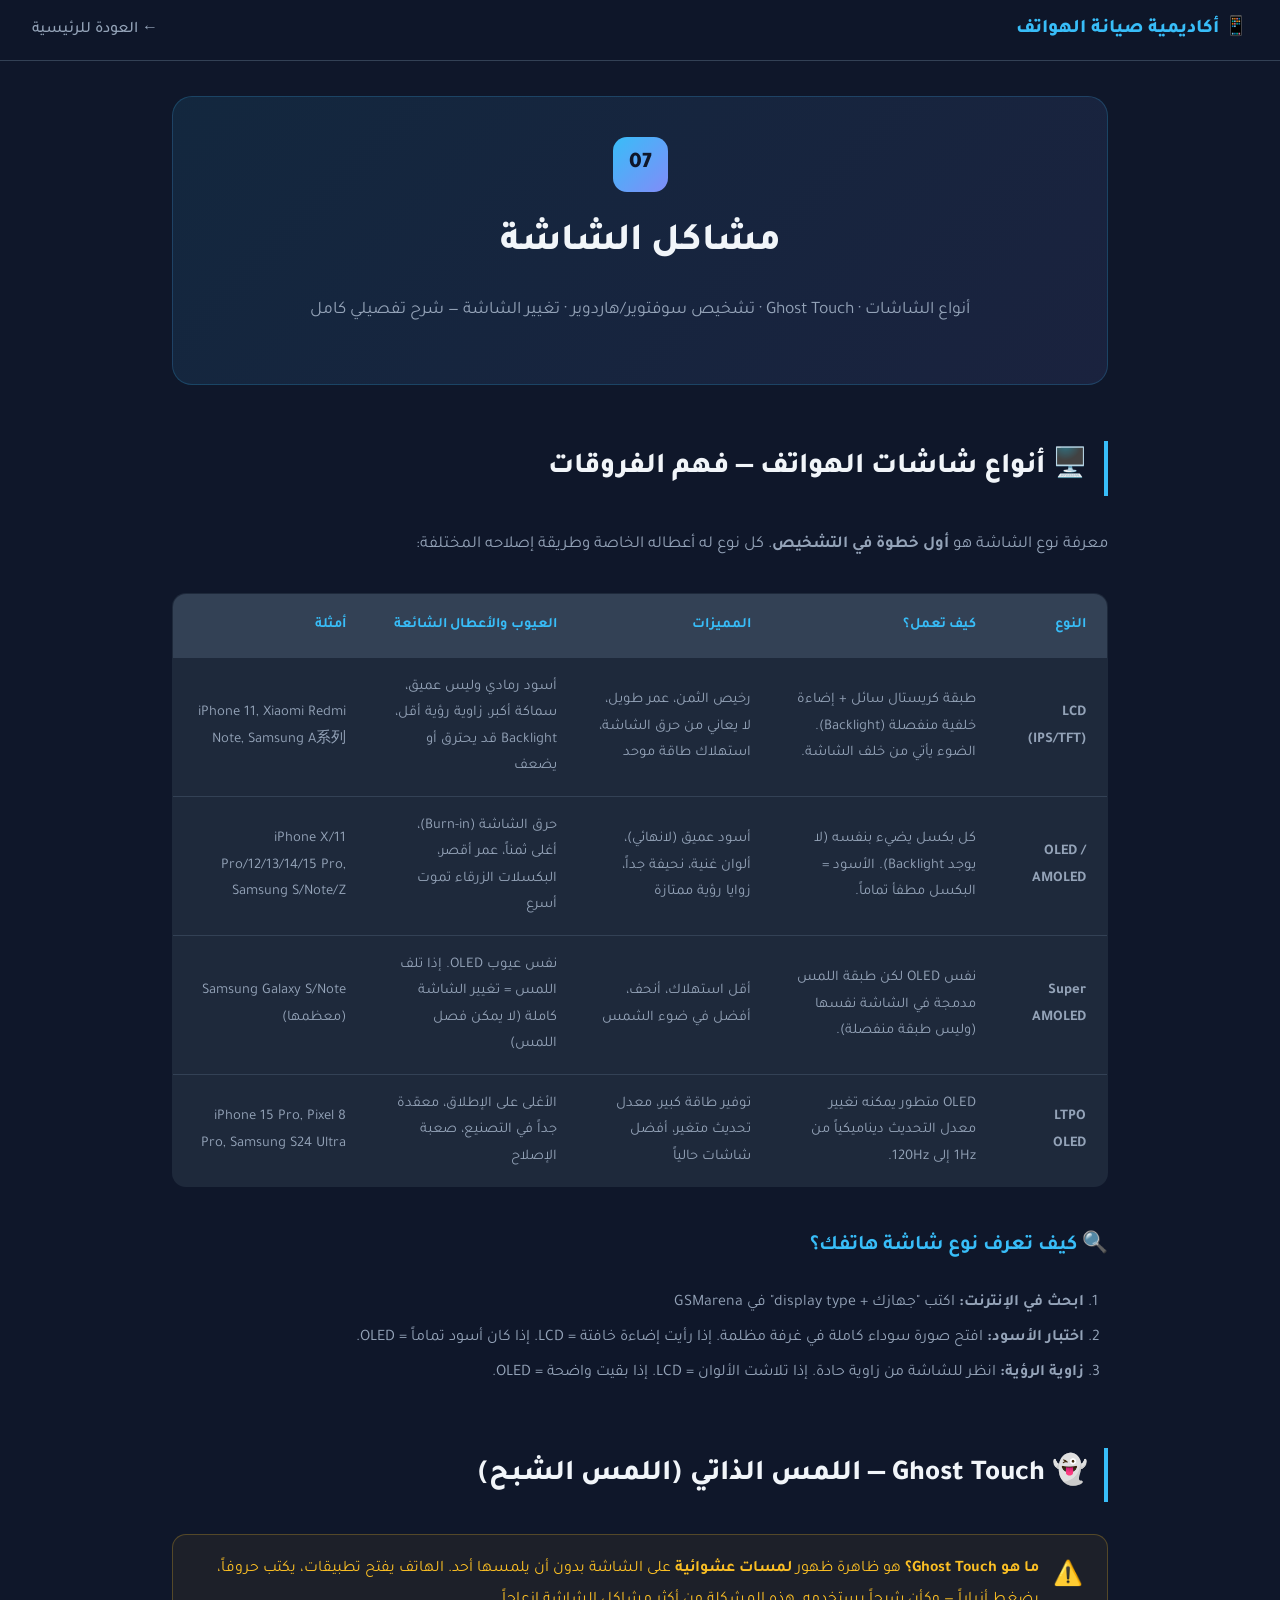
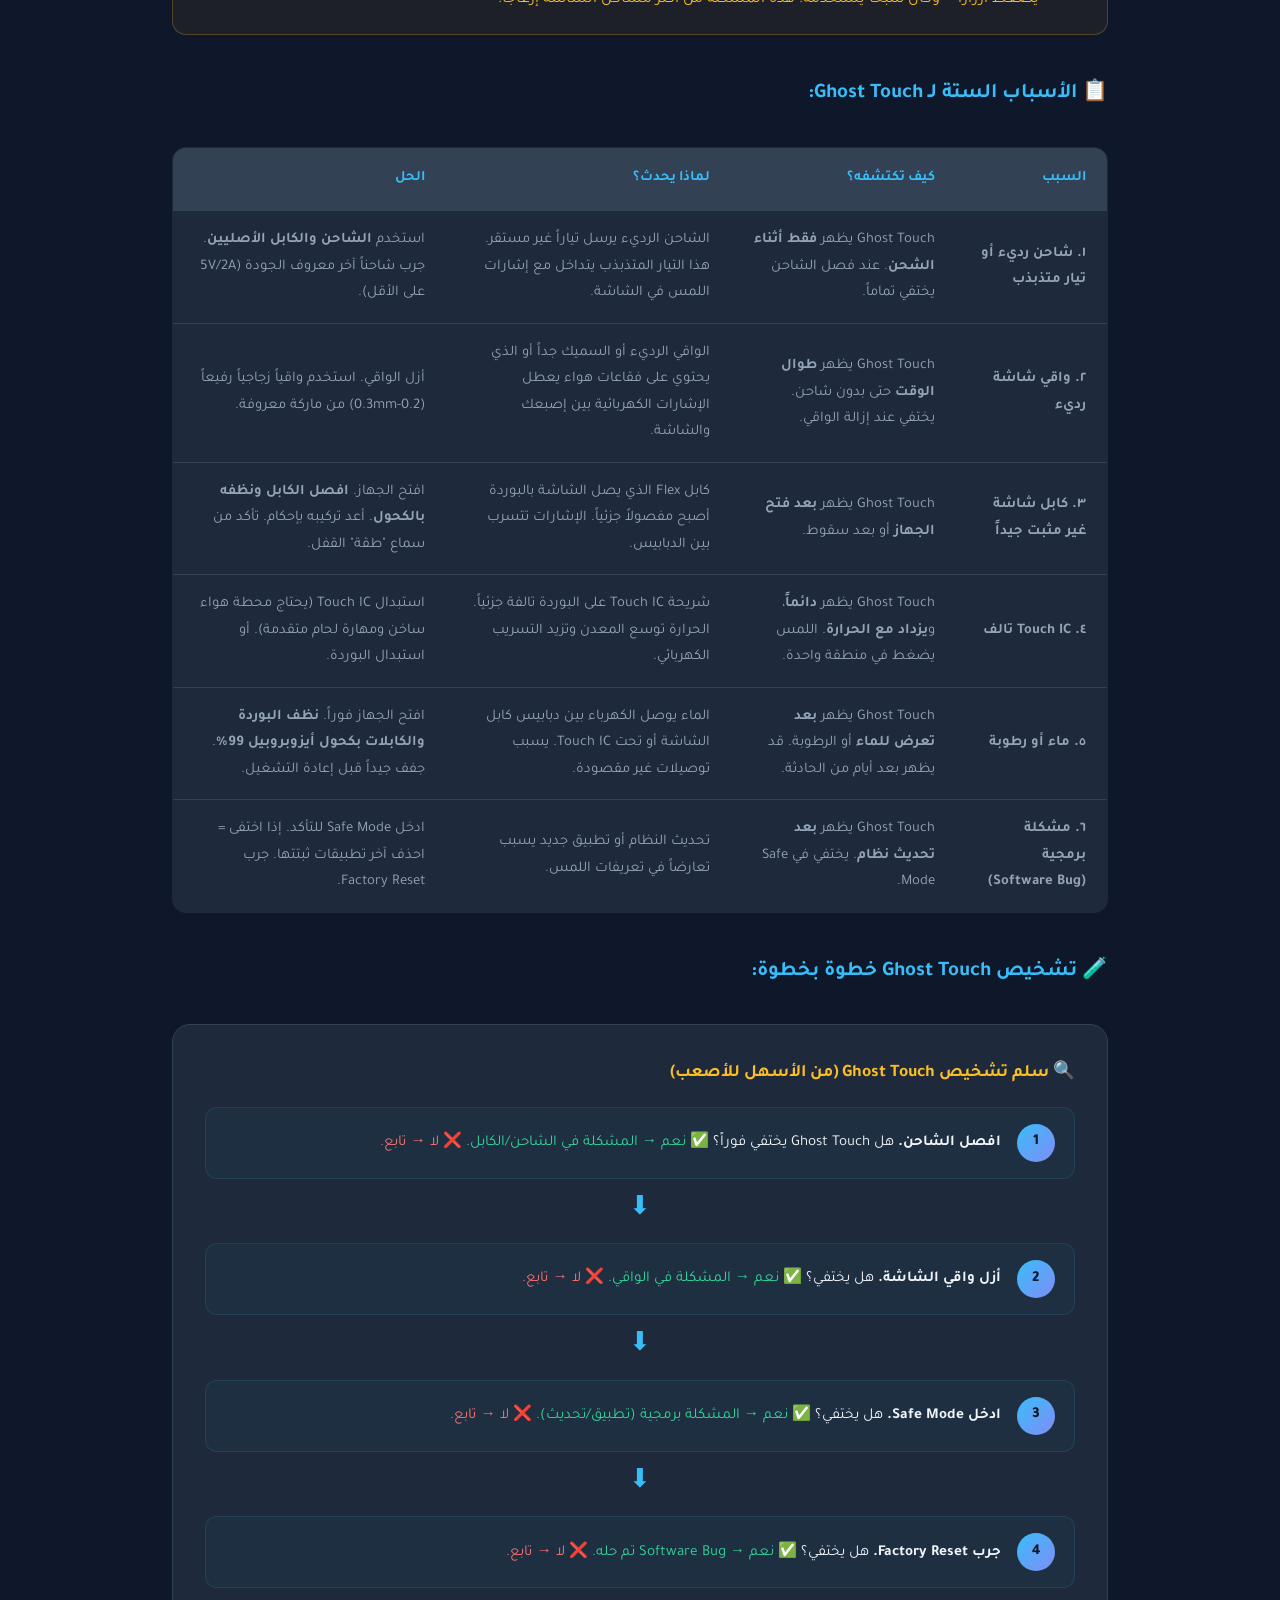
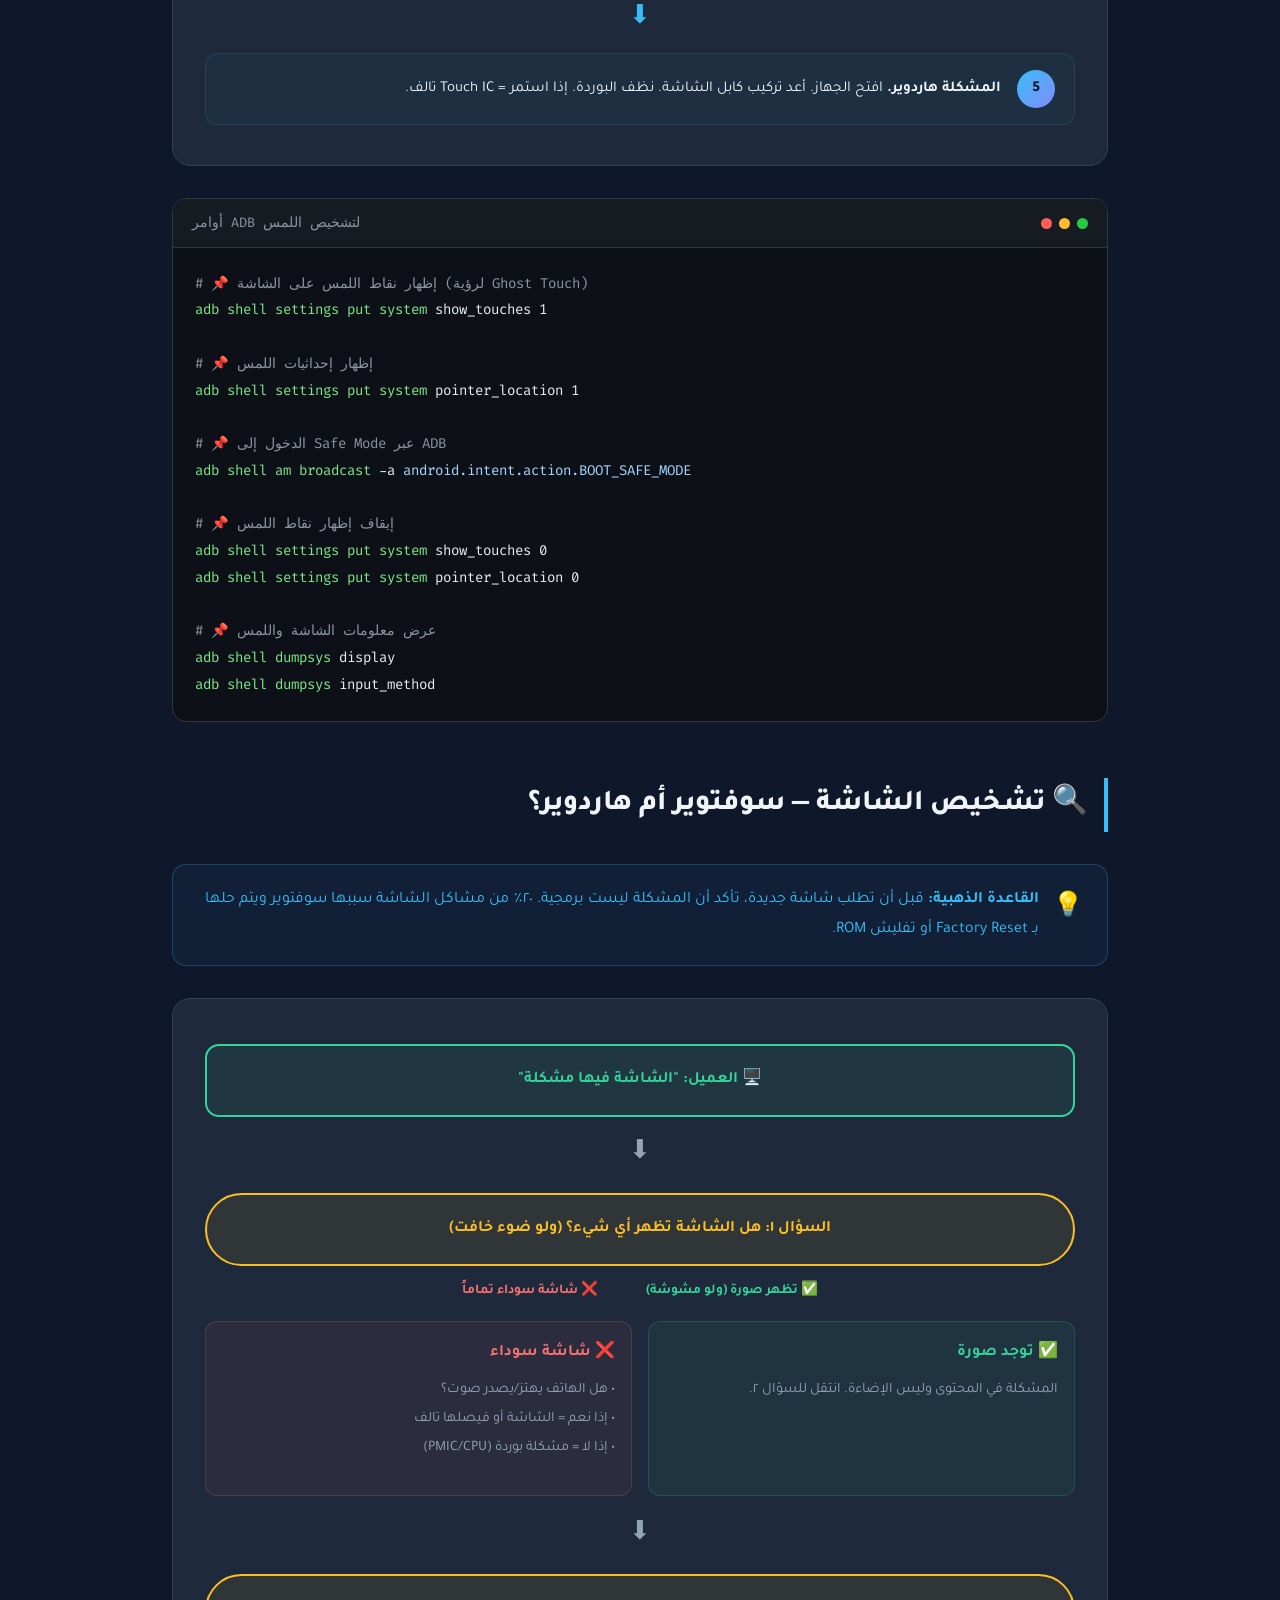
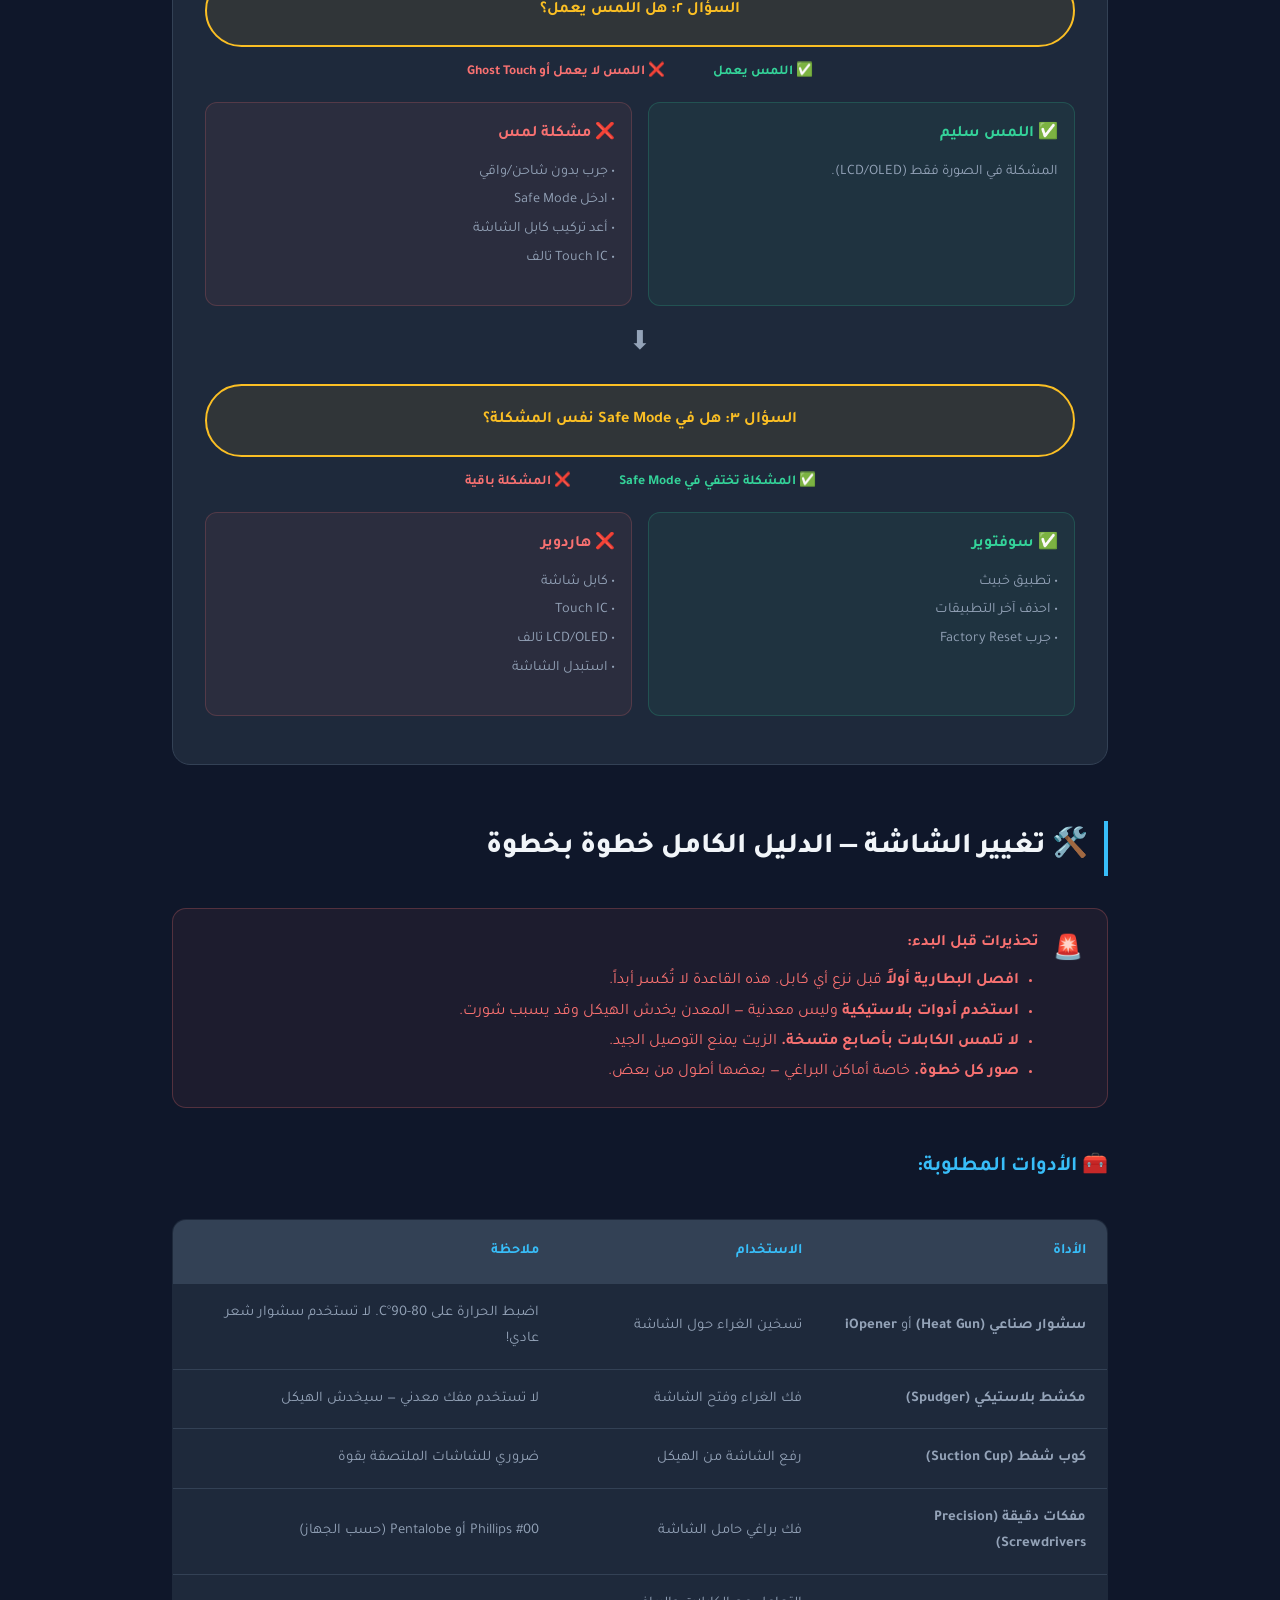
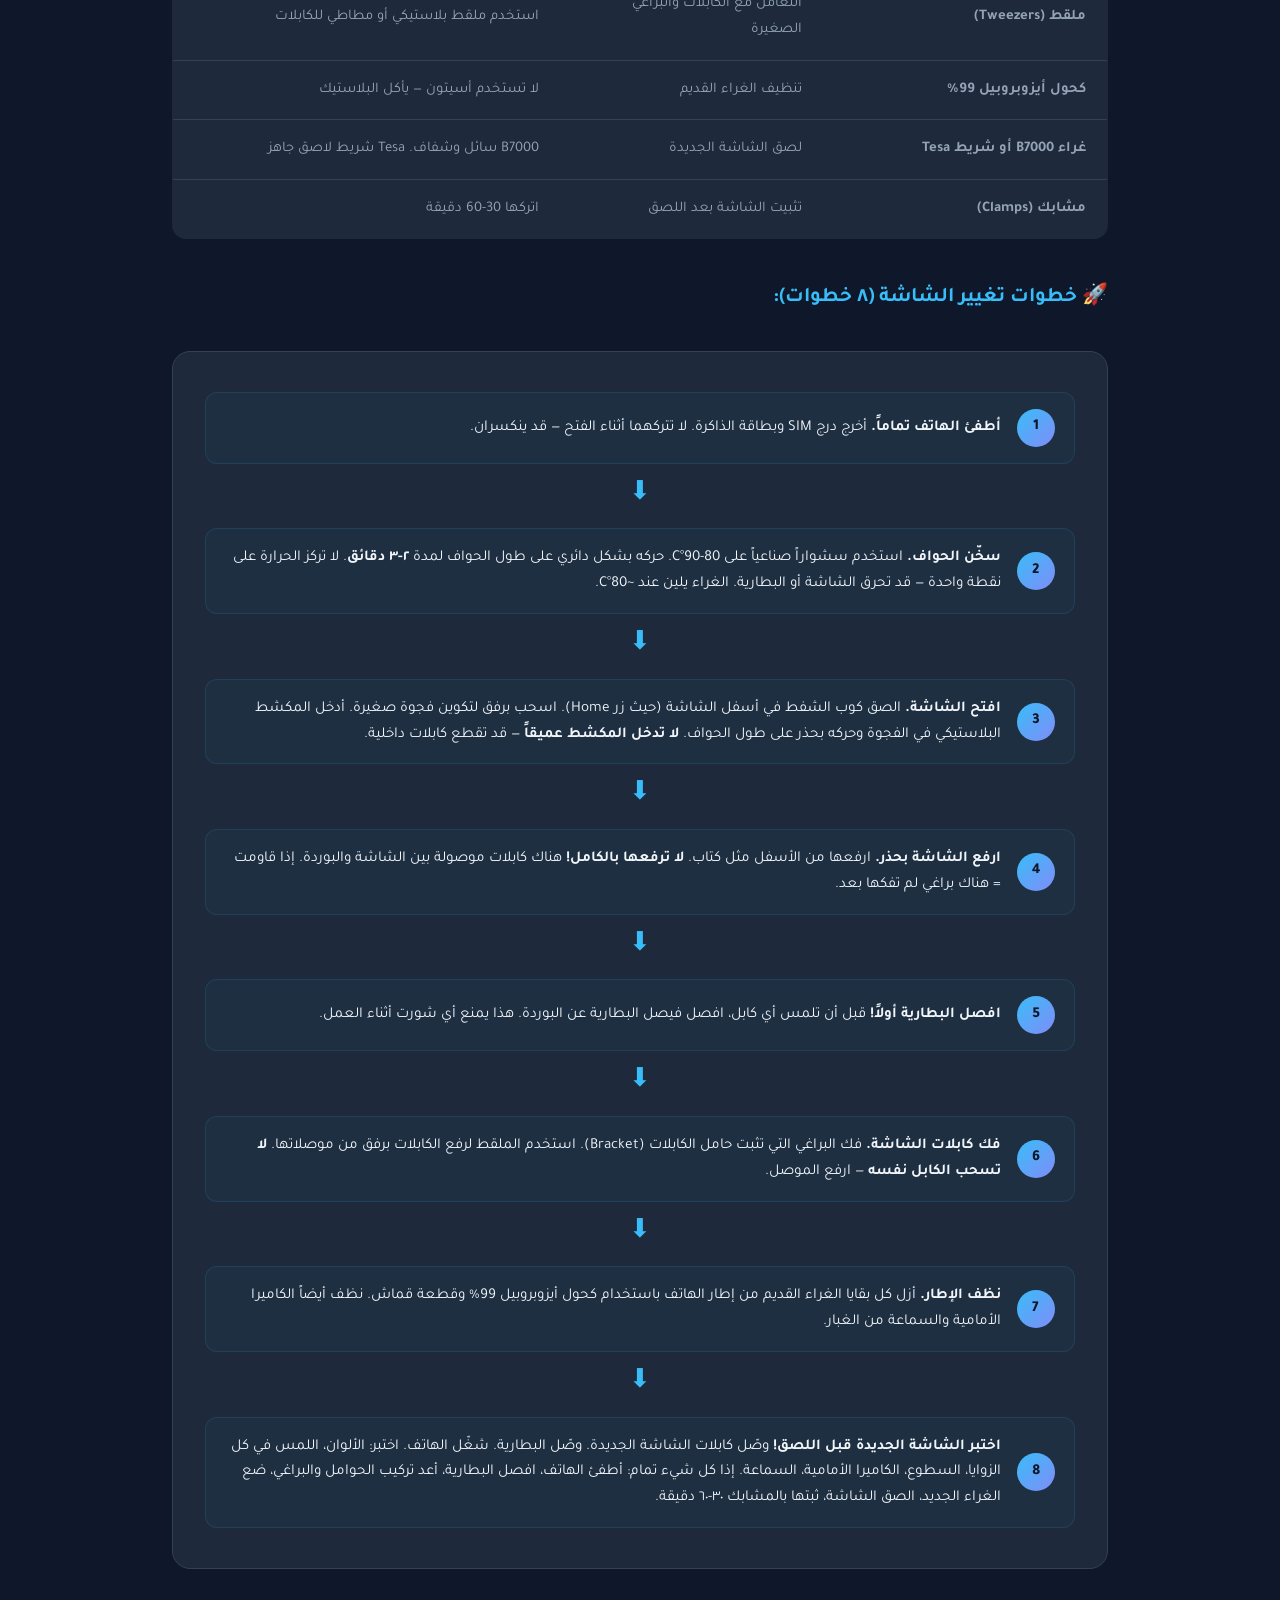
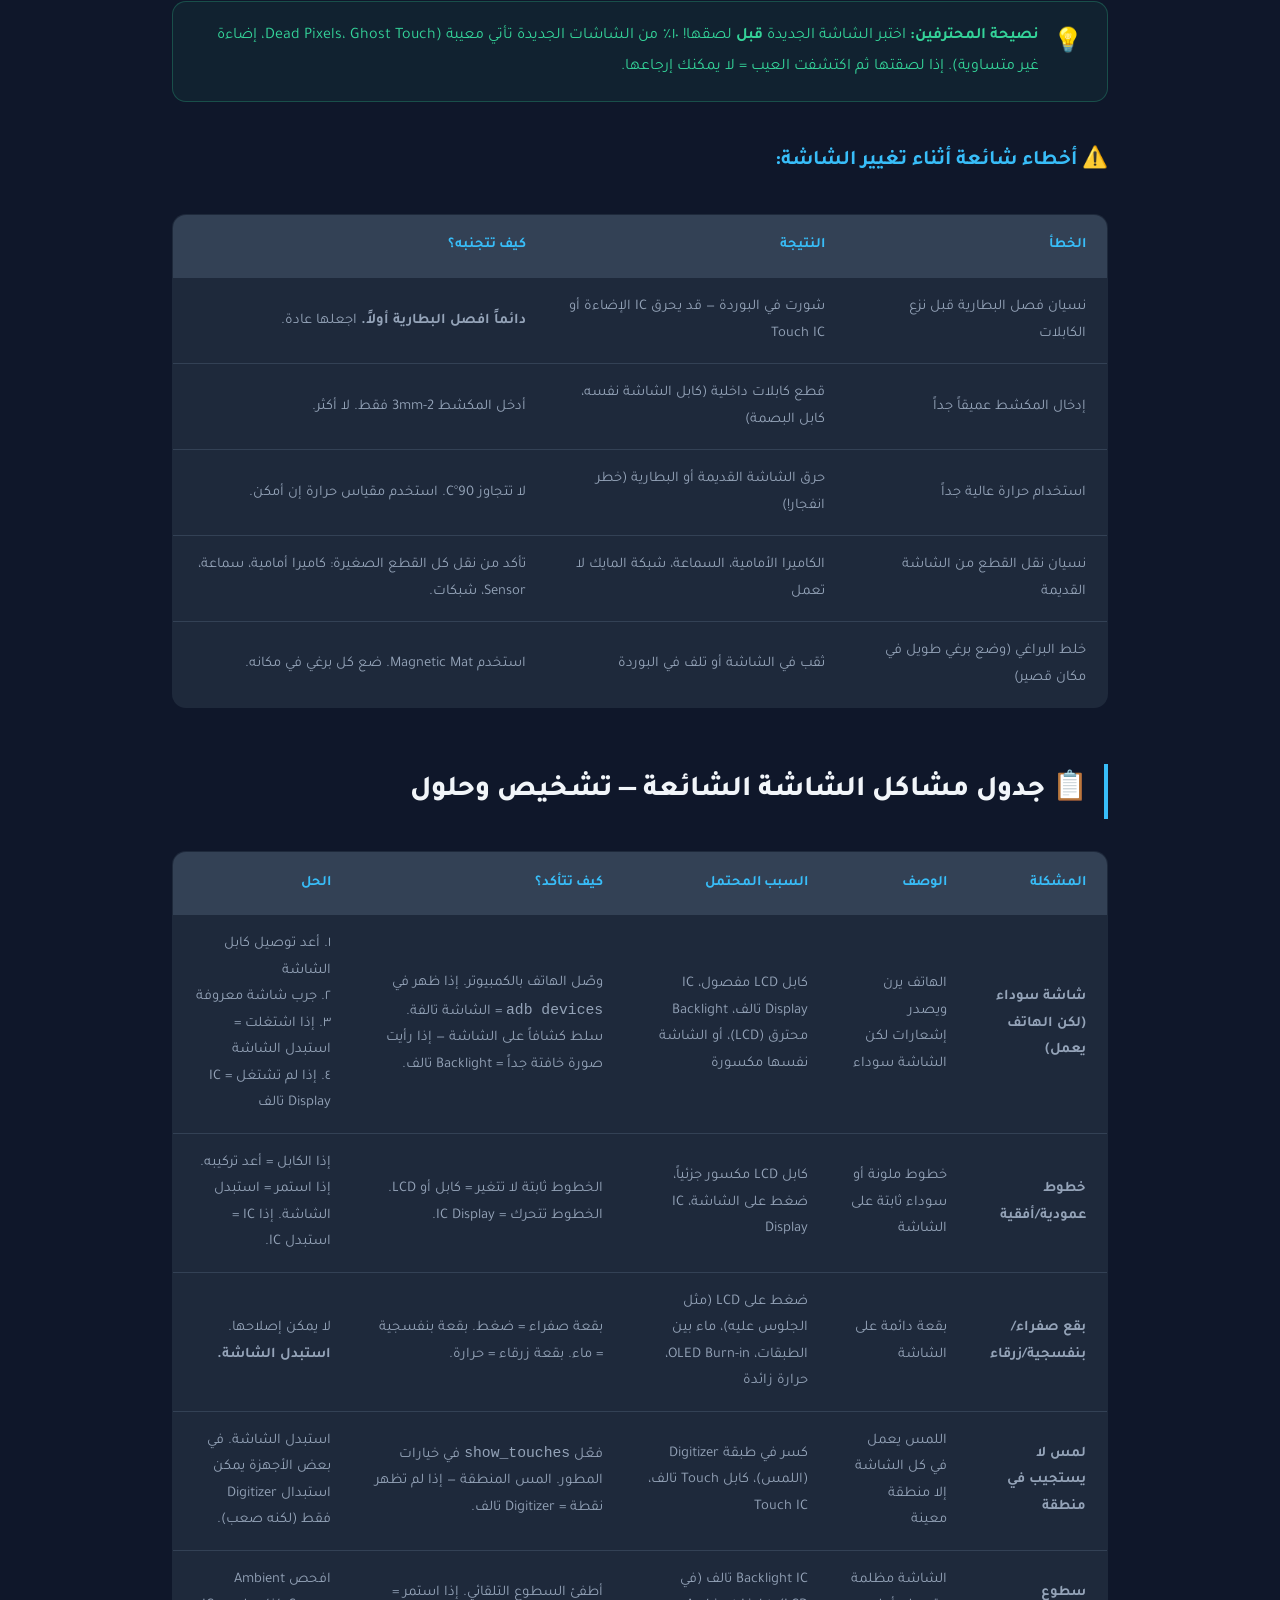
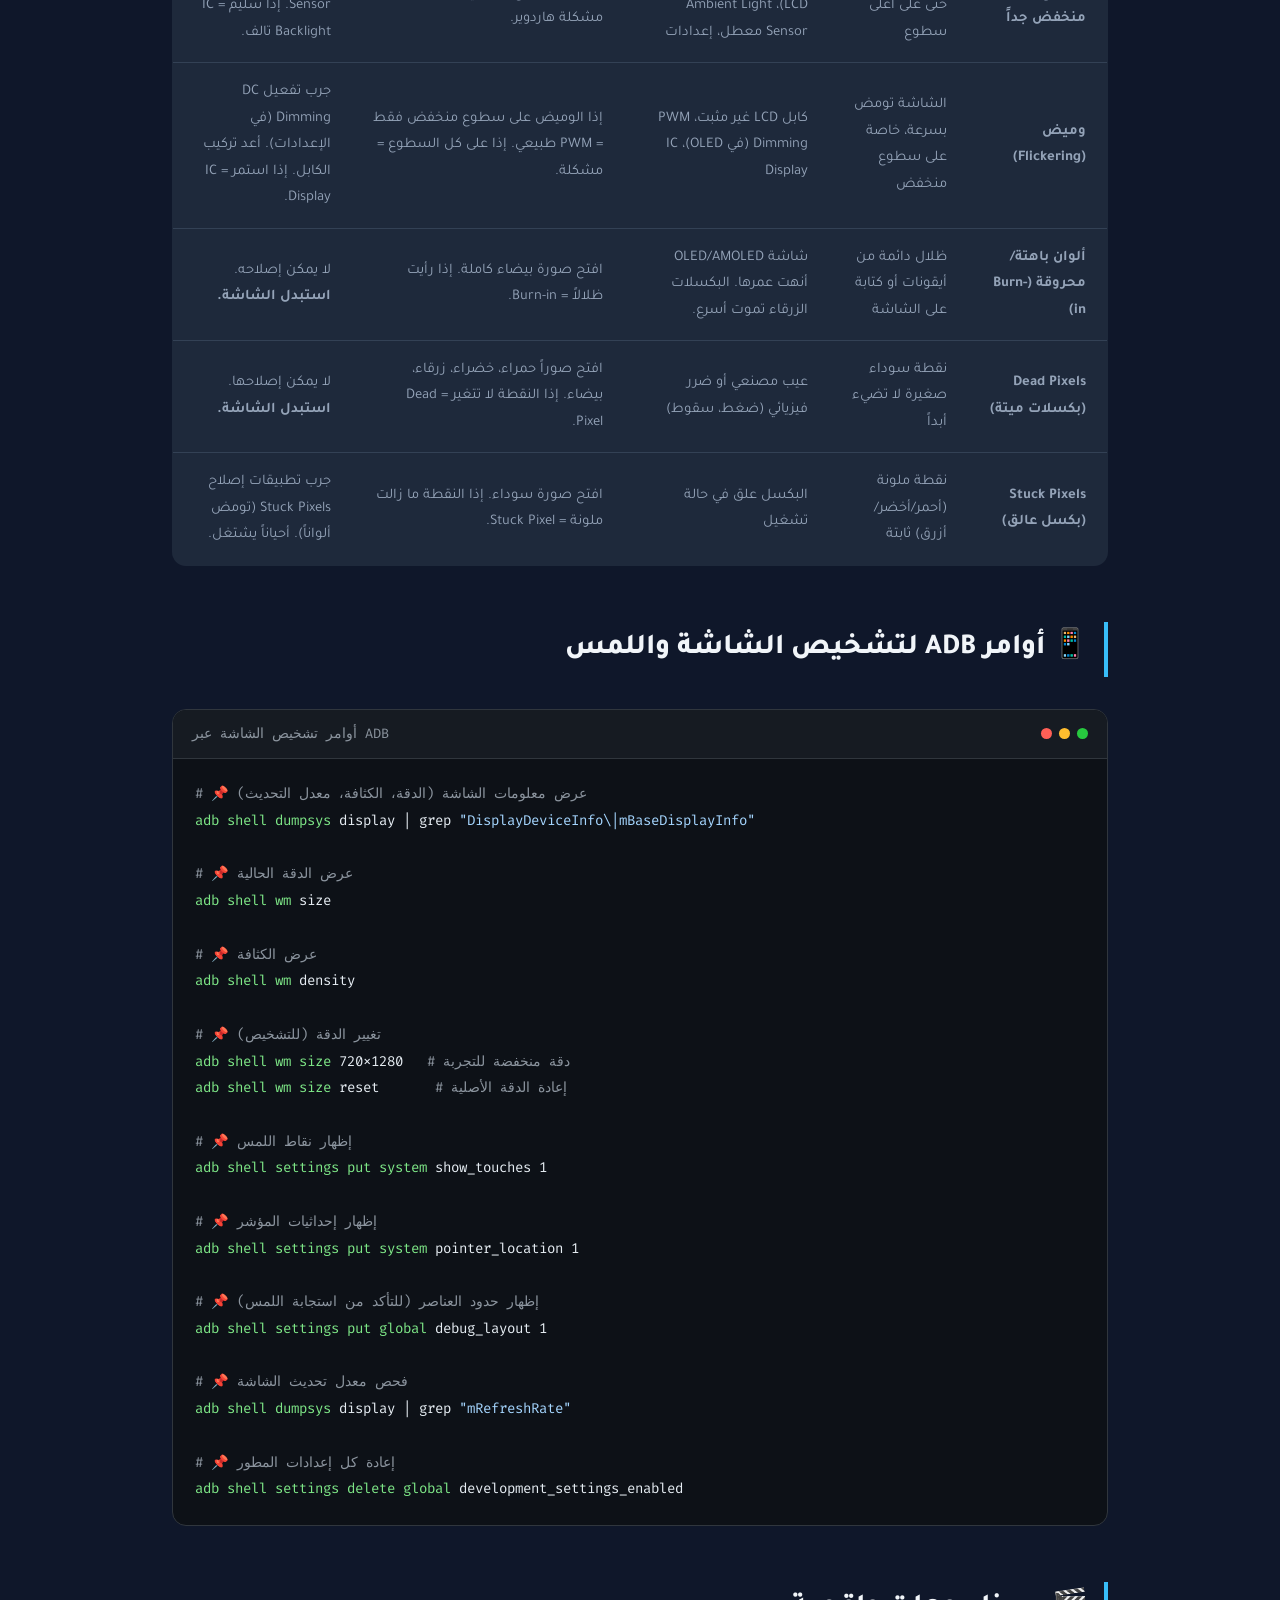
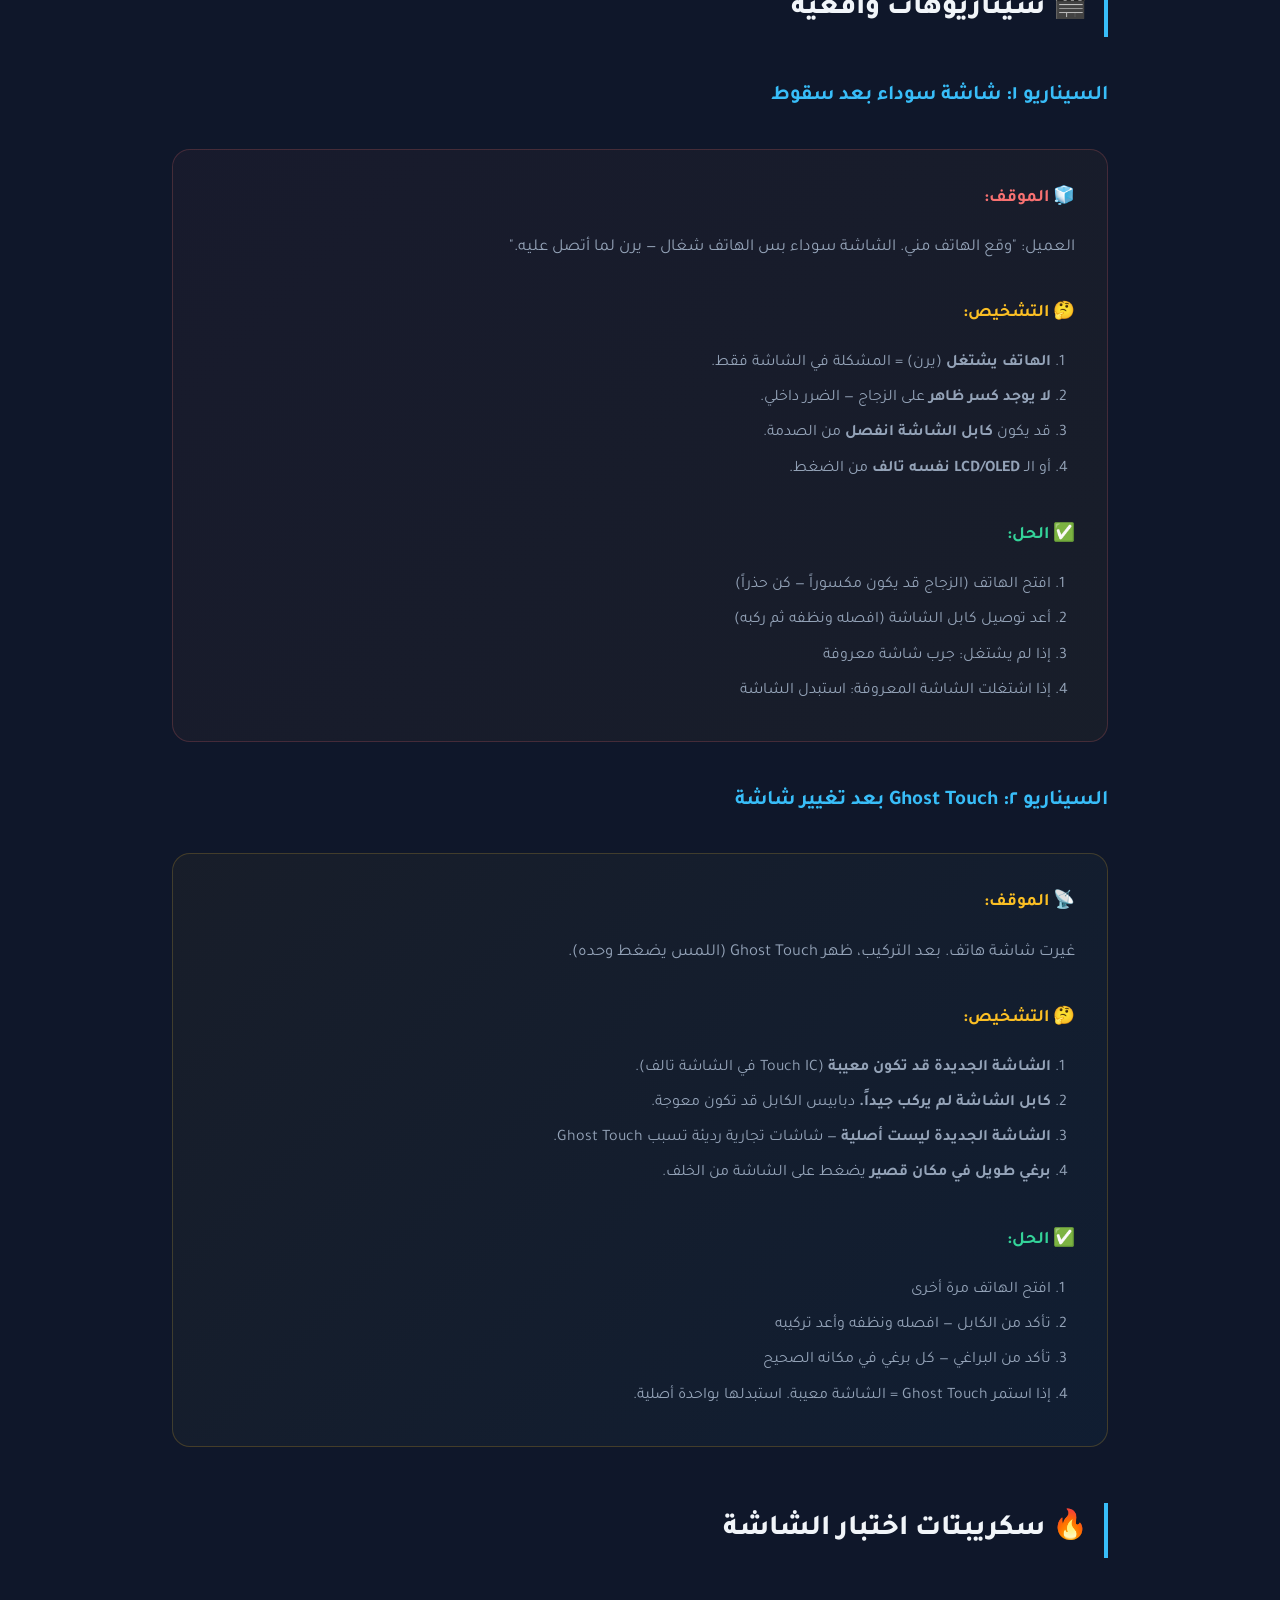
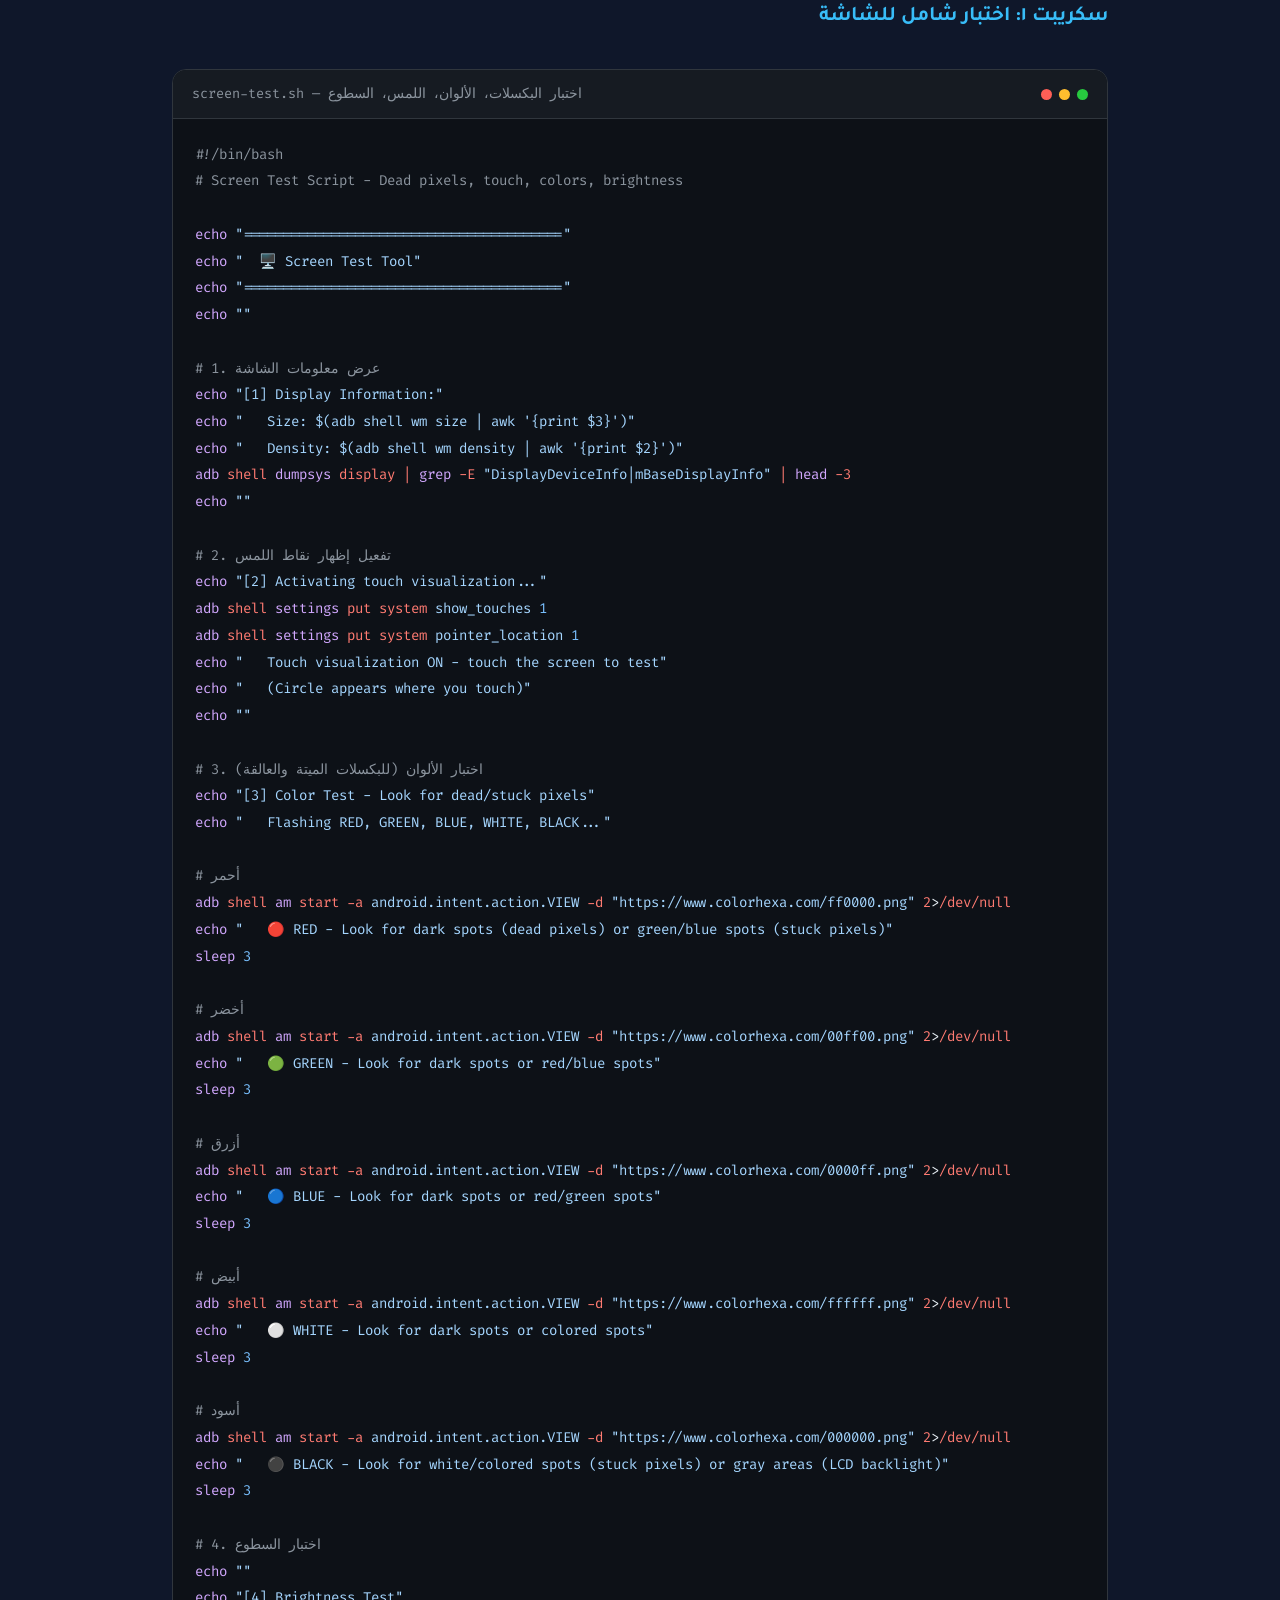
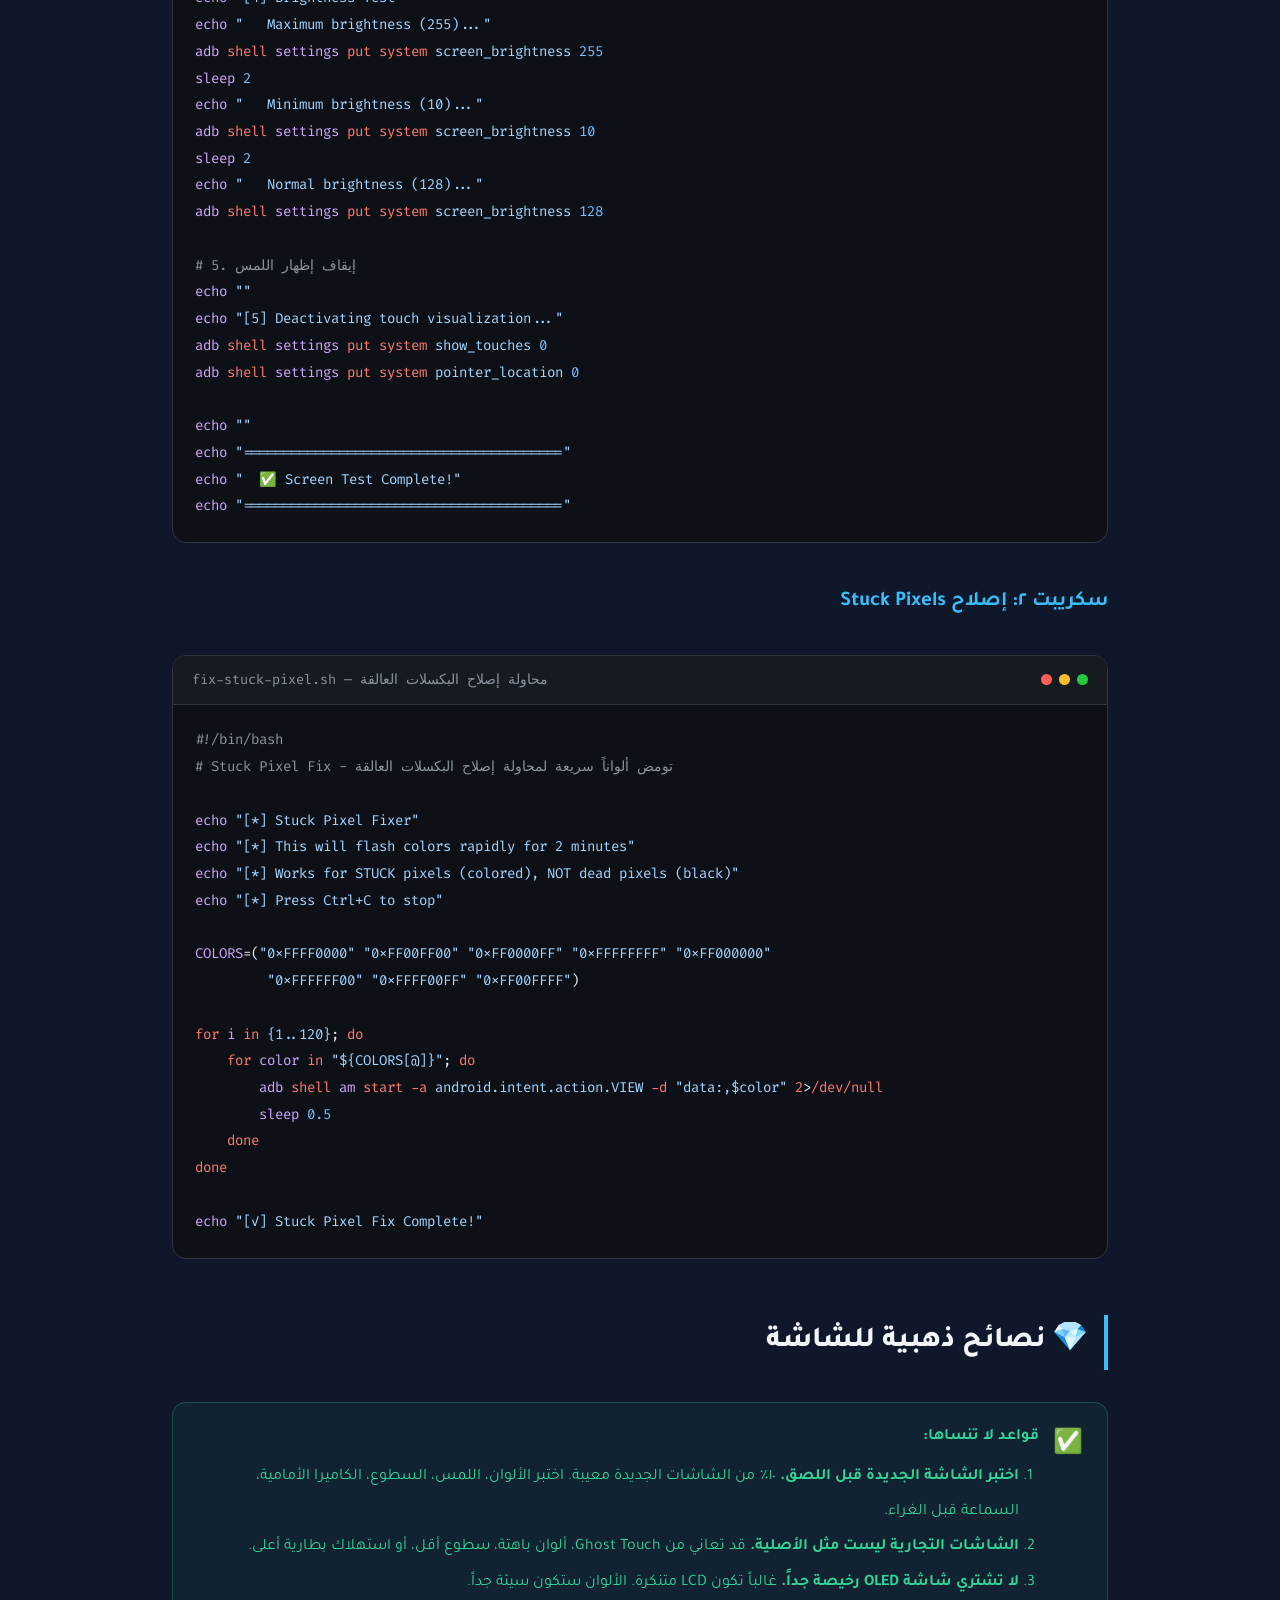
<file: chapter7.html>
<!DOCTYPE html>
<html lang="ar" dir="rtl">
<head>
<meta charset="UTF-8">
<meta name="viewport" content="width=device-width, initial-scale=1.0">
<title>الفصل 7: مشاكل الشاشة | أكاديمية صيانة الهواتف</title>
<link href="https://fonts.googleapis.com/css2?family=Tajawal:wght@400;500;700;800;900&family=Fira+Code:wght@400;600&display=swap" rel="stylesheet">
<style>
:root {
  --c-bg: #0f172a; --c-surface: #1e293b; --c-surface2: #334155;
  --c-primary: #38bdf8; --c-secondary: #818cf8; --c-accent: #f472b6;
  --c-success: #34d399; --c-warning: #fbbf24; --c-danger: #f87171;
  --c-text: #f1f5f9; --c-text2: #94a3b8; --c-border: #334155;
  --glow: 0 0 20px rgba(56,189,248,0.15);
}
* { box-sizing: border-box; margin: 0; padding: 0; }
body { font-family: 'Tajawal', sans-serif; background: var(--c-bg); color: var(--c-text); line-height: 1.9; }

nav {
  position: fixed; top: 0; left: 0; right: 0; z-index: 1000;
  background: rgba(15,23,42,0.92); backdrop-filter: blur(20px);
  border-bottom: 1px solid var(--c-border); padding: 0.75rem 2rem;
  display: flex; align-items: center; justify-content: space-between;
}
.nav-logo { font-weight: 800; font-size: 1.2rem; color: var(--c-primary); text-decoration: none; }
.nav-back { color: var(--c-text2); text-decoration: none; font-weight: 500; transition: color 0.2s; }
.nav-back:hover { color: var(--c-primary); }

main { max-width: 1000px; margin: 0 auto; padding: 6rem 2rem 3rem; }

.chapter-header {
  text-align: center; margin-bottom: 3rem; padding: 2.5rem 2rem;
  background: linear-gradient(135deg, rgba(56,189,248,0.1), rgba(129,140,248,0.1));
  border-radius: 20px; border: 1px solid rgba(56,189,248,0.2);
}
.chapter-num {
  display: inline-flex; align-items: center; justify-content: center;
  width: 55px; height: 55px; background: linear-gradient(135deg, var(--c-primary), var(--c-secondary));
  color: #0f172a; font-weight: 900; border-radius: 14px; font-size: 1.4rem; margin-bottom: 1rem;
}
.chapter-header h1 { font-size: 2.4rem; font-weight: 800; margin-bottom: 0.75rem; }
.chapter-header p { color: var(--c-text2); font-size: 1.1rem; }

h2 {
  font-size: 1.8rem; font-weight: 800; margin: 3.5rem 0 2rem;
  padding-right: 1rem; border-right: 4px solid var(--c-primary);
  color: var(--c-text);
}
h3 { font-size: 1.3rem; font-weight: 700; margin: 2.5rem 0 1.2rem; color: var(--c-primary); }
h4 { font-size: 1.1rem; font-weight: 700; margin: 2rem 0 1rem; color: var(--c-warning); }
p { color: var(--c-text2); margin-bottom: 1rem; font-size: 1.05rem; line-height: 2; }

.code-block {
  background: #0d1117; border: 1px solid #30363d; border-radius: 14px;
  overflow: hidden; margin: 2rem 0; direction: ltr; text-align: left;
}
.code-header {
  display: flex; align-items: center; justify-content: space-between;
  padding: 0.7rem 1.2rem; background: #161b22; border-bottom: 1px solid #30363d;
}
.code-title { font-family: 'Fira Code', monospace; font-size: 0.85rem; color: #8b949e; }
.code-dots { display: flex; gap: 7px; }
.code-dot { width: 11px; height: 11px; border-radius: 50%; }
.code-dot.r { background: #ff5f56; } .code-dot.y { background: #ffbd2e; } .code-dot.g { background: #27c93f; }
pre {
  padding: 1.4rem; overflow-x: auto; font-family: 'Fira Code', monospace;
  font-size: 0.88rem; line-height: 1.9; color: #e6edf3;
}
pre .comment { color: #8b949e; }
pre .keyword { color: #ff7b72; }
pre .string { color: #a5d6ff; }
pre .func { color: #d2a8ff; }
pre .num { color: #79c0ff; }
pre .cmd { color: #7ee787; }
pre .output { color: #a5d6ff; }
pre .err { color: #ff7b72; }
pre .warn { color: #fbbf24; }

.data-table {
  width: 100%; border-collapse: collapse; margin: 2rem 0;
  background: var(--c-surface); border-radius: 14px; overflow: hidden;
  border: 1px solid var(--c-border);
}
.data-table th {
  background: var(--c-surface2); padding: 1.1rem 1.3rem; text-align: right;
  font-weight: 700; color: var(--c-primary); font-size: 0.9rem;
}
.data-table td {
  padding: 1rem 1.3rem; border-top: 1px solid var(--c-border);
  color: var(--c-text2); font-size: 0.92rem; line-height: 1.8;
}
.data-table tr:hover td { background: rgba(56,189,248,0.04); }

.alert {
  padding: 1.2rem 1.5rem; border-radius: 14px; margin: 2rem 0;
  display: flex; align-items: flex-start; gap: 0.9rem; border: 1px solid;
  font-size: 1rem;
}
.alert-info { background: rgba(56,189,248,0.06); border-color: rgba(56,189,248,0.25); color: var(--c-primary); }
.alert-warn { background: rgba(251,191,36,0.06); border-color: rgba(251,191,36,0.25); color: var(--c-warning); }
.alert-danger { background: rgba(248,113,113,0.06); border-color: rgba(248,113,113,0.25); color: var(--c-danger); }
.alert-success { background: rgba(52,211,153,0.06); border-color: rgba(52,211,153,0.25); color: var(--c-success); }
.alert-icon { font-size: 1.5rem; flex-shrink: 0; margin-top: 2px; }

.diagram-box {
  background: var(--c-surface); border: 1px solid var(--c-border);
  border-radius: 18px; padding: 2rem; margin: 2rem 0;
}
.diagram-step {
  display: flex; align-items: center; gap: 1rem;
  padding: 1rem 1.2rem; margin: 0.5rem 0; border-radius: 12px;
  background: rgba(56,189,248,0.04); border: 1px solid rgba(56,189,248,0.12);
}
.diagram-step .num {
  width: 38px; height: 38px; border-radius: 50%;
  background: linear-gradient(135deg, var(--c-primary), var(--c-secondary));
  color: #0f172a; display: flex; align-items: center; justify-content: center;
  font-weight: 800; font-size: 0.95rem; flex-shrink: 0;
}
.diagram-step .text { font-size: 0.95rem; color: var(--c-text); line-height: 1.7; }
.diagram-arrow { text-align: center; font-size: 1.6rem; color: var(--c-primary); margin: 0.2rem 0; }

.flowchart {
  background: var(--c-surface); border: 1px solid var(--c-border);
  border-radius: 18px; padding: 2rem; margin: 2rem 0;
}
.flow-node {
  padding: 1.2rem 1.5rem; border-radius: 14px; margin: 0.85rem 0;
  text-align: center; font-weight: 700; font-size: 1rem;
  border: 2px solid;
}
.flow-node.start { background: rgba(52,211,153,0.08); border-color: var(--c-success); color: var(--c-success); }
.flow-node.question { background: rgba(251,191,36,0.08); border-color: var(--c-warning); color: var(--c-warning); border-radius: 50px; }
.flow-node.action { background: rgba(56,189,248,0.08); border-color: var(--c-primary); color: var(--c-primary); }
.flow-node.end { background: rgba(248,113,113,0.08); border-color: var(--c-danger); color: var(--c-danger); }
.flow-node.success { background: rgba(52,211,153,0.08); border-color: var(--c-success); color: var(--c-success); }
.flow-line { text-align: center; color: var(--c-text2); font-size: 1.6rem; margin: 0.3rem 0; }
.flow-yesno {
  display: flex; justify-content: center; gap: 3rem; margin: 0.6rem 0;
  font-size: 0.85rem; font-weight: 600;
}

.img-wrap {
  border-radius: 16px; overflow: hidden; margin: 2rem 0;
  border: 1px solid var(--c-border); background: var(--c-surface);
}
.img-wrap img { width: 100%; height: auto; display: block; }
.img-caption {
  padding: 0.85rem 1.2rem; text-align: center; color: var(--c-text2);
  font-size: 0.88rem; background: var(--c-surface); border-top: 1px solid var(--c-border);
}

.next-prev {
  display: flex; justify-content: space-between; margin-top: 4rem;
  padding-top: 2.5rem; border-top: 1px solid var(--c-border);
}
.next-prev a {
  display: inline-flex; align-items: center; gap: 0.5rem;
  padding: 0.9rem 1.8rem; border-radius: 14px;
  text-decoration: none; font-weight: 700; transition: all 0.3s;
}
.next-prev .prev { color: var(--c-text2); border: 1px solid var(--c-border); }
.next-prev .prev:hover { border-color: var(--c-primary); color: var(--c-primary); }
.next-prev .next {
  background: linear-gradient(135deg, var(--c-primary), var(--c-secondary));
  color: #0f172a; box-shadow: 0 4px 15px rgba(56,189,248,0.3);
}
.next-prev .next:hover { transform: translateX(-3px); }

::-webkit-scrollbar { width: 8px; }
::-webkit-scrollbar-track { background: var(--c-bg); }
::-webkit-scrollbar-thumb { background: var(--c-surface2); border-radius: 4px; }
::-webkit-scrollbar-thumb:hover { background: var(--c-primary); }

@media (max-width: 768px) {
  main { padding: 5rem 1rem 2rem; }
  .chapter-header h1 { font-size: 1.6rem; }
  h2 { font-size: 1.4rem; }
}
</style>
</head>
<body>

<nav>
  <a href="index.html" class="nav-logo">📱 أكاديمية صيانة الهواتف</a>
  <a href="index.html" class="nav-back">← العودة للرئيسية</a>
</nav>

<main>

<div class="chapter-header">
  <div class="chapter-num">07</div>
  <h1>مشاكل الشاشة</h1>
  <p>أنواع الشاشات · Ghost Touch · تشخيص سوفتوير/هاردوير · تغيير الشاشة — شرح تفصيلي كامل</p>
</div>

<!-- ================================================================ -->
<!-- القسم ١: أنواع الشاشات -->
<!-- ================================================================ -->
<h2>🖥️ أنواع شاشات الهواتف — فهم الفروقات</h2>

<p>معرفة نوع الشاشة هو <strong>أول خطوة في التشخيص</strong>. كل نوع له أعطاله الخاصة وطريقة إصلاحه المختلفة:</p>

<table class="data-table">
  <tr>
    <th>النوع</th>
    <th>كيف تعمل؟</th>
    <th>المميزات</th>
    <th>العيوب والأعطال الشائعة</th>
    <th>أمثلة</th>
  </tr>
  <tr>
    <td><strong>LCD (IPS/TFT)</strong></td>
    <td>طبقة كريستال سائل + إضاءة خلفية منفصلة (Backlight). الضوء يأتي من خلف الشاشة.</td>
    <td>رخيص الثمن، عمر طويل، لا يعاني من حرق الشاشة، استهلاك طاقة موحد</td>
    <td>أسود رمادي وليس عميق، سماكة أكبر، زاوية رؤية أقل، Backlight قد يحترق أو يضعف</td>
    <td>iPhone 11, Xiaomi Redmi Note, Samsung A系列</td>
  </tr>
  <tr>
    <td><strong>OLED / AMOLED</strong></td>
    <td>كل بكسل يضيء بنفسه (لا يوجد Backlight). الأسود = البكسل مطفأ تماماً.</td>
    <td>أسود عميق (لانهائي)، ألوان غنية، نحيفة جداً، زوايا رؤية ممتازة</td>
    <td>حرق الشاشة (Burn-in)، أغلى ثمناً، عمر أقصر، البكسلات الزرقاء تموت أسرع</td>
    <td>iPhone X/11 Pro/12/13/14/15 Pro, Samsung S/Note/Z</td>
  </tr>
  <tr>
    <td><strong>Super AMOLED</strong></td>
    <td>نفس OLED لكن طبقة اللمس مدمجة في الشاشة نفسها (وليس طبقة منفصلة).</td>
    <td>أقل استهلاك، أنحف، أفضل في ضوء الشمس</td>
    <td>نفس عيوب OLED. إذا تلف اللمس = تغيير الشاشة كاملة (لا يمكن فصل اللمس)</td>
    <td>Samsung Galaxy S/Note (معظمها)</td>
  </tr>
  <tr>
    <td><strong>LTPO OLED</strong></td>
    <td>OLED متطور يمكنه تغيير معدل التحديث ديناميكياً من 1Hz إلى 120Hz.</td>
    <td>توفير طاقة كبير، معدل تحديث متغير، أفضل شاشات حالياً</td>
    <td>الأغلى على الإطلاق، معقدة جداً في التصنيع، صعبة الإصلاح</td>
    <td>iPhone 15 Pro, Pixel 8 Pro, Samsung S24 Ultra</td>
  </tr>
</table>

<h3>🔍 كيف تعرف نوع شاشة هاتفك؟</h3>
<ol style="color:var(--c-text2); padding-right:1.5rem; line-height:2.2;">
  <li><strong>ابحث في الإنترنت:</strong> اكتب "جهازك + display type" في GSMarena</li>
  <li><strong>اختبار الأسود:</strong> افتح صورة سوداء كاملة في غرفة مظلمة. إذا رأيت إضاءة خافتة = LCD. إذا كان أسود تماماً = OLED.</li>
  <li><strong>زاوية الرؤية:</strong> انظر للشاشة من زاوية حادة. إذا تلاشت الألوان = LCD. إذا بقيت واضحة = OLED.</li>
</ol>

<!-- ================================================================ -->
<!-- القسم ٢: Ghost Touch -->
<!-- ================================================================ -->
<h2>👻 Ghost Touch — اللمس الذاتي (اللمس الشبح)</h2>

<div class="alert alert-warn">
  <span class="alert-icon">⚠️</span>
  <div>
    <strong>ما هو Ghost Touch؟</strong> هو ظاهرة ظهور <strong>لمسات عشوائية</strong> على الشاشة بدون أن يلمسها أحد. الهاتف يفتح تطبيقات، يكتب حروفاً، يضغط أزراراً — وكأن شبحاً يستخدمه. هذه المشكلة من أكثر مشاكل الشاشة إزعاجاً.
  </div>
</div>

<h3>📋 الأسباب الستة لـ Ghost Touch:</h3>
<table class="data-table">
  <tr>
    <th>السبب</th>
    <th>كيف تكتشفه؟</th>
    <th>لماذا يحدث؟</th>
    <th>الحل</th>
  </tr>
  <tr>
    <td><strong>١. شاحن رديء أو تيار متذبذب</strong></td>
    <td>Ghost Touch يظهر <strong>فقط أثناء الشحن</strong>. عند فصل الشاحن يختفي تماماً.</td>
    <td>الشاحن الرديء يرسل تياراً غير مستقر. هذا التيار المتذبذب يتداخل مع إشارات اللمس في الشاشة.</td>
    <td>استخدم <strong>الشاحن والكابل الأصليين</strong>. جرب شاحناً آخر معروف الجودة (5V/2A على الأقل).</td>
  </tr>
  <tr>
    <td><strong>٢. واقي شاشة رديء</strong></td>
    <td>Ghost Touch يظهر <strong>طوال الوقت</strong> حتى بدون شاحن. يختفي عند إزالة الواقي.</td>
    <td>الواقي الرديء أو السميك جداً أو الذي يحتوي على فقاعات هواء يعطل الإشارات الكهربائية بين إصبعك والشاشة.</td>
    <td>أزل الواقي. استخدم واقياً زجاجياً رفيعاً (0.2-0.3mm) من ماركة معروفة.</td>
  </tr>
  <tr>
    <td><strong>٣. كابل شاشة غير مثبت جيداً</strong></td>
    <td>Ghost Touch يظهر <strong>بعد فتح الجهاز</strong> أو بعد سقوط.</td>
    <td>كابل Flex الذي يصل الشاشة بالبوردة أصبح مفصولاً جزئياً. الإشارات تتسرب بين الدبابيس.</td>
    <td>افتح الجهاز. <strong>افصل الكابل ونظفه بالكحول</strong>. أعد تركيبه بإحكام. تأكد من سماع "طقة" القفل.</td>
  </tr>
  <tr>
    <td><strong>٤. Touch IC تالف</strong></td>
    <td>Ghost Touch يظهر <strong>دائماً</strong>، و<strong>يزداد مع الحرارة</strong>. اللمس يضغط في منطقة واحدة.</td>
    <td>شريحة Touch IC على البوردة تالفة جزئياً. الحرارة توسع المعدن وتزيد التسريب الكهربائي.</td>
    <td>استبدال Touch IC (يحتاج محطة هواء ساخن ومهارة لحام متقدمة). أو استبدال البوردة.</td>
  </tr>
  <tr>
    <td><strong>٥. ماء أو رطوبة</strong></td>
    <td>Ghost Touch يظهر <strong>بعد تعرض للماء</strong> أو الرطوبة. قد يظهر بعد أيام من الحادثة.</td>
    <td>الماء يوصل الكهرباء بين دبابيس كابل الشاشة أو تحت Touch IC. يسبب توصيلات غير مقصودة.</td>
    <td>افتح الجهاز فوراً. <strong>نظف البوردة والكابلات بكحول أيزوبروبيل 99%</strong>. جفف جيداً قبل إعادة التشغيل.</td>
  </tr>
  <tr>
    <td><strong>٦. مشكلة برمجية (Software Bug)</strong></td>
    <td>Ghost Touch يظهر <strong>بعد تحديث نظام</strong>. يختفي في Safe Mode.</td>
    <td>تحديث النظام أو تطبيق جديد يسبب تعارضاً في تعريفات اللمس.</td>
    <td>ادخل Safe Mode للتأكد. إذا اختفى = احذف آخر تطبيقات ثبتتها. جرب Factory Reset.</td>
  </tr>
</table>

<h3>🧪 تشخيص Ghost Touch خطوة بخطوة:</h3>
<div class="diagram-box">
  <h4 style="margin-top:0; color:var(--c-warning);">🔍 سلم تشخيص Ghost Touch (من الأسهل للأصعب)</h4>
  <div class="diagram-step">
    <div class="num">1</div>
    <div class="text"><strong>افصل الشاحن.</strong> هل Ghost Touch يختفي فوراً؟ <span style="color:var(--c-success);">✅ نعم → المشكلة في الشاحن/الكابل.</span> <span style="color:var(--c-danger);">❌ لا → تابع.</span></div>
  </div>
  <div class="diagram-arrow">⬇</div>
  <div class="diagram-step">
    <div class="num">2</div>
    <div class="text"><strong>أزل واقي الشاشة.</strong> هل يختفي؟ <span style="color:var(--c-success);">✅ نعم → المشكلة في الواقي.</span> <span style="color:var(--c-danger);">❌ لا → تابع.</span></div>
  </div>
  <div class="diagram-arrow">⬇</div>
  <div class="diagram-step">
    <div class="num">3</div>
    <div class="text"><strong>ادخل Safe Mode.</strong> هل يختفي؟ <span style="color:var(--c-success);">✅ نعم → المشكلة برمجية (تطبيق/تحديث).</span> <span style="color:var(--c-danger);">❌ لا → تابع.</span></div>
  </div>
  <div class="diagram-arrow">⬇</div>
  <div class="diagram-step">
    <div class="num">4</div>
    <div class="text"><strong>جرب Factory Reset.</strong> هل يختفي؟ <span style="color:var(--c-success);">✅ نعم → Software Bug تم حله.</span> <span style="color:var(--c-danger);">❌ لا → تابع.</span></div>
  </div>
  <div class="diagram-arrow">⬇</div>
  <div class="diagram-step">
    <div class="num">5</div>
    <div class="text"><strong>المشكلة هاردوير.</strong> افتح الجهاز. أعد تركيب كابل الشاشة. نظف البوردة. إذا استمر = Touch IC تالف.</div>
  </div>
</div>

<div class="code-block">
  <div class="code-header">
    <span class="code-title">أوامر ADB لتشخيص اللمس</span>
    <div class="code-dots"><span class="code-dot r"></span><span class="code-dot y"></span><span class="code-dot g"></span></div>
  </div>
  <pre><span class="comment"># 📌 إظهار نقاط اللمس على الشاشة (لرؤية Ghost Touch)</span>
<span class="cmd">adb shell settings put system</span> show_touches 1

<span class="comment"># 📌 إظهار إحداثيات اللمس</span>
<span class="cmd">adb shell settings put system</span> pointer_location 1

<span class="comment"># 📌 الدخول إلى Safe Mode عبر ADB</span>
<span class="cmd">adb shell am broadcast</span> -a <span class="string">android.intent.action.BOOT_SAFE_MODE</span>

<span class="comment"># 📌 إيقاف إظهار نقاط اللمس</span>
<span class="cmd">adb shell settings put system</span> show_touches 0
<span class="cmd">adb shell settings put system</span> pointer_location 0

<span class="comment"># 📌 عرض معلومات الشاشة واللمس</span>
<span class="cmd">adb shell dumpsys</span> display
<span class="cmd">adb shell dumpsys</span> input_method</pre>
</div>

<!-- ================================================================ -->
<!-- القسم ٣: تشخيص سوفتوير/هاردوير -->
<!-- ================================================================ -->
<h2>🔍 تشخيص الشاشة — سوفتوير أم هاردوير؟</h2>

<div class="alert alert-info">
  <span class="alert-icon">💡</span>
  <div>
    <strong>القاعدة الذهبية:</strong> قبل أن تطلب شاشة جديدة، تأكد أن المشكلة ليست برمجية. ٢٠٪ من مشاكل الشاشة سببها سوفتوير ويتم حلها بـ Factory Reset أو تفليش ROM.
  </div>
</div>

<div class="flowchart">
  <div class="flow-node start">🖥️ العميل: "الشاشة فيها مشكلة"</div>
  <div class="flow-line">⬇</div>

  <div class="flow-node question">السؤال ١: هل الشاشة تظهر أي شيء؟ (ولو ضوء خافت)</div>
  <div class="flow-yesno">
    <span style="color:var(--c-success);">✅ تظهر صورة (ولو مشوشة)</span>
    <span style="color:var(--c-danger);">❌ شاشة سوداء تماماً</span>
  </div>
  <div style="display:flex; gap:1rem; margin:1rem 0;">
    <div style="flex:1; background:rgba(52,211,153,0.06); border:1px solid rgba(52,211,153,0.2); border-radius:12px; padding:1rem;">
      <strong style="color:var(--c-success);">✅ توجد صورة</strong>
      <p style="margin-top:0.5rem; font-size:0.9rem;">المشكلة في المحتوى وليس الإضاءة. انتقل للسؤال ٢.</p>
    </div>
    <div style="flex:1; background:rgba(248,113,113,0.06); border:1px solid rgba(248,113,113,0.2); border-radius:12px; padding:1rem;">
      <strong style="color:var(--c-danger);">❌ شاشة سوداء</strong>
      <p style="margin-top:0.5rem; font-size:0.9rem;">• هل الهاتف يهتز/يصدر صوت؟<br>• إذا نعم = الشاشة أو فيصلها تالف<br>• إذا لا = مشكلة بوردة (PMIC/CPU)</p>
    </div>
  </div>

  <div class="flow-line">⬇</div>
  <div class="flow-node question">السؤال ٢: هل اللمس يعمل؟</div>
  <div class="flow-yesno">
    <span style="color:var(--c-success);">✅ اللمس يعمل</span>
    <span style="color:var(--c-danger);">❌ اللمس لا يعمل أو Ghost Touch</span>
  </div>
  <div style="display:flex; gap:1rem; margin:1rem 0;">
    <div style="flex:1; background:rgba(52,211,153,0.06); border:1px solid rgba(52,211,153,0.2); border-radius:12px; padding:1rem;">
      <strong style="color:var(--c-success);">✅ اللمس سليم</strong>
      <p style="margin-top:0.5rem; font-size:0.9rem;">المشكلة في الصورة فقط (LCD/OLED).</p>
    </div>
    <div style="flex:1; background:rgba(248,113,113,0.06); border:1px solid rgba(248,113,113,0.2); border-radius:12px; padding:1rem;">
      <strong style="color:var(--c-danger);">❌ مشكلة لمس</strong>
      <p style="margin-top:0.5rem; font-size:0.9rem;">• جرب بدون شاحن/واقي<br>• ادخل Safe Mode<br>• أعد تركيب كابل الشاشة<br>• Touch IC تالف</p>
    </div>
  </div>

  <div class="flow-line">⬇</div>
  <div class="flow-node question">السؤال ٣: هل في Safe Mode نفس المشكلة؟</div>
  <div class="flow-yesno">
    <span style="color:var(--c-success);">✅ المشكلة تختفي في Safe Mode</span>
    <span style="color:var(--c-danger);">❌ المشكلة باقية</span>
  </div>
  <div style="display:flex; gap:1rem; margin:1rem 0;">
    <div style="flex:1; background:rgba(52,211,153,0.06); border:1px solid rgba(52,211,153,0.2); border-radius:12px; padding:1rem;">
      <strong style="color:var(--c-success);">✅ سوفتوير</strong>
      <p style="margin-top:0.5rem; font-size:0.9rem;">• تطبيق خبيث<br>• احذف آخر التطبيقات<br>• جرب Factory Reset</p>
    </div>
    <div style="flex:1; background:rgba(248,113,113,0.06); border:1px solid rgba(248,113,113,0.2); border-radius:12px; padding:1rem;">
      <strong style="color:var(--c-danger);">❌ هاردوير</strong>
      <p style="margin-top:0.5rem; font-size:0.9rem;">• كابل شاشة<br>• Touch IC<br>• LCD/OLED تالف<br>• استبدل الشاشة</p>
    </div>
  </div>
</div>

<!-- ================================================================ -->
<!-- القسم ٤: تغيير الشاشة -->
<!-- ================================================================ -->
<h2>🛠️ تغيير الشاشة — الدليل الكامل خطوة بخطوة</h2>

<div class="alert alert-danger">
  <span class="alert-icon">🚨</span>
  <div>
    <strong>تحذيرات قبل البدء:</strong>
    <ul style="margin-top:0.5rem; padding-right:1.2rem;">
      <li><strong>افصل البطارية أولاً</strong> قبل نزع أي كابل. هذه القاعدة لا تُكسر أبداً.</li>
      <li><strong>استخدم أدوات بلاستيكية</strong> وليس معدنية — المعدن يخدش الهيكل وقد يسبب شورت.</li>
      <li><strong>لا تلمس الكابلات بأصابع متسخة.</strong> الزيت يمنع التوصيل الجيد.</li>
      <li><strong>صور كل خطوة.</strong> خاصة أماكن البراغي — بعضها أطول من بعض.</li>
    </ul>
  </div>
</div>

<h3>🧰 الأدوات المطلوبة:</h3>
<table class="data-table">
  <tr><th>الأداة</th><th>الاستخدام</th><th>ملاحظة</th></tr>
  <tr><td><strong>سشوار صناعي (Heat Gun)</strong> أو <strong>iOpener</strong></td><td>تسخين الغراء حول الشاشة</td><td>اضبط الحرارة على 80-90°C. لا تستخدم سشوار شعر عادي!</td></tr>
  <tr><td><strong>مكشط بلاستيكي (Spudger)</strong></td><td>فك الغراء وفتح الشاشة</td><td>لا تستخدم مفك معدني — سيخدش الهيكل</td></tr>
  <tr><td><strong>كوب شفط (Suction Cup)</strong></td><td>رفع الشاشة من الهيكل</td><td>ضروري للشاشات الملتصقة بقوة</td></tr>
  <tr><td><strong>مفكات دقيقة (Precision Screwdrivers)</strong></td><td>فك براغي حامل الشاشة</td><td>Phillips #00 أو Pentalobe (حسب الجهاز)</td></tr>
  <tr><td><strong>ملقط (Tweezers)</strong></td><td>التعامل مع الكابلات والبراغي الصغيرة</td><td>استخدم ملقط بلاستيكي أو مطاطي للكابلات</td></tr>
  <tr><td><strong>كحول أيزوبروبيل 99%</strong></td><td>تنظيف الغراء القديم</td><td>لا تستخدم أسيتون — يأكل البلاستيك</td></tr>
  <tr><td><strong>غراء B7000 أو شريط Tesa</strong></td><td>لصق الشاشة الجديدة</td><td>B7000 سائل وشفاف. Tesa شريط لاصق جاهز</td></tr>
  <tr><td><strong>مشابك (Clamps)</strong></td><td>تثبيت الشاشة بعد اللصق</td><td>اتركها 30-60 دقيقة</td></tr>
</table>

<h3>🚀 خطوات تغيير الشاشة (٨ خطوات):</h3>
<div class="diagram-box">
  <div class="diagram-step">
    <div class="num">1</div>
    <div class="text"><strong>أطفئ الهاتف تماماً.</strong> أخرج درج SIM وبطاقة الذاكرة. لا تتركهما أثناء الفتح — قد ينكسران.</div>
  </div>
  <div class="diagram-arrow">⬇</div>
  <div class="diagram-step">
    <div class="num">2</div>
    <div class="text"><strong>سخّن الحواف.</strong> استخدم سشواراً صناعياً على 80-90°C. حركه بشكل دائري على طول الحواف لمدة <strong>٢-٣ دقائق</strong>. لا تركز الحرارة على نقطة واحدة — قد تحرق الشاشة أو البطارية. الغراء يلين عند ~80°C.</div>
  </div>
  <div class="diagram-arrow">⬇</div>
  <div class="diagram-step">
    <div class="num">3</div>
    <div class="text"><strong>افتح الشاشة.</strong> الصق كوب الشفط في أسفل الشاشة (حيث زر Home). اسحب برفق لتكوين فجوة صغيرة. أدخل المكشط البلاستيكي في الفجوة وحركه بحذر على طول الحواف. <strong>لا تدخل المكشط عميقاً</strong> — قد تقطع كابلات داخلية.</div>
  </div>
  <div class="diagram-arrow">⬇</div>
  <div class="diagram-step">
    <div class="num">4</div>
    <div class="text"><strong>ارفع الشاشة بحذر.</strong> ارفعها من الأسفل مثل كتاب. <strong>لا ترفعها بالكامل!</strong> هناك كابلات موصولة بين الشاشة والبوردة. إذا قاومت = هناك براغي لم تفكها بعد.</div>
  </div>
  <div class="diagram-arrow">⬇</div>
  <div class="diagram-step">
    <div class="num">5</div>
    <div class="text"><strong>افصل البطارية أولاً!</strong> قبل أن تلمس أي كابل، افصل فيصل البطارية عن البوردة. هذا يمنع أي شورت أثناء العمل.</div>
  </div>
  <div class="diagram-arrow">⬇</div>
  <div class="diagram-step">
    <div class="num">6</div>
    <div class="text"><strong>فك كابلات الشاشة.</strong> فك البراغي التي تثبت حامل الكابلات (Bracket). استخدم الملقط لرفع الكابلات برفق من موصلاتها. <strong>لا تسحب الكابل نفسه</strong> — ارفع الموصل.</div>
  </div>
  <div class="diagram-arrow">⬇</div>
  <div class="diagram-step">
    <div class="num">7</div>
    <div class="text"><strong>نظف الإطار.</strong> أزل كل بقايا الغراء القديم من إطار الهاتف باستخدام كحول أيزوبروبيل 99% وقطعة قماش. نظف أيضاً الكاميرا الأمامية والسماعة من الغبار.</div>
  </div>
  <div class="diagram-arrow">⬇</div>
  <div class="diagram-step">
    <div class="num">8</div>
    <div class="text"><strong>اختبر الشاشة الجديدة قبل اللصق!</strong> وصّل كابلات الشاشة الجديدة. وصّل البطارية. شغّل الهاتف. اختبر: الألوان، اللمس في كل الزوايا، السطوع، الكاميرا الأمامية، السماعة. إذا كل شيء تمام: أطفئ الهاتف، افصل البطارية، أعد تركيب الحوامل والبراغي، ضع الغراء الجديد، الصق الشاشة، ثبتها بالمشابك ٣٠-٦٠ دقيقة.</div>
  </div>
</div>

<div class="alert alert-success">
  <span class="alert-icon">💡</span>
  <div>
    <strong>نصيحة المحترفين:</strong> اختبر الشاشة الجديدة <strong>قبل</strong> لصقها! ١٠٪ من الشاشات الجديدة تأتي معيبة (Dead Pixels، Ghost Touch، إضاءة غير متساوية). إذا لصقتها ثم اكتشفت العيب = لا يمكنك إرجاعها.
  </div>
</div>

<h3>⚠️ أخطاء شائعة أثناء تغيير الشاشة:</h3>
<table class="data-table">
  <tr><th>الخطأ</th><th>النتيجة</th><th>كيف تتجنبه؟</th></tr>
  <tr>
    <td>نسيان فصل البطارية قبل نزع الكابلات</td>
    <td>شورت في البوردة — قد يحرق IC الإضاءة أو Touch IC</td>
    <td><strong>دائماً افصل البطارية أولاً.</strong> اجعلها عادة.</td>
  </tr>
  <tr>
    <td>إدخال المكشط عميقاً جداً</td>
    <td>قطع كابلات داخلية (كابل الشاشة نفسه، كابل البصمة)</td>
    <td>أدخل المكشط 2-3mm فقط. لا أكثر.</td>
  </tr>
  <tr>
    <td>استخدام حرارة عالية جداً</td>
    <td>حرق الشاشة القديمة أو البطارية (خطر انفجار!)</td>
    <td>لا تتجاوز 90°C. استخدم مقياس حرارة إن أمكن.</td>
  </tr>
  <tr>
    <td>نسيان نقل القطع من الشاشة القديمة</td>
    <td>الكاميرا الأمامية، السماعة، شبكة المايك لا تعمل</td>
    <td>تأكد من نقل كل القطع الصغيرة: كاميرا أمامية، سماعة، Sensor، شبكات.</td>
  </tr>
  <tr>
    <td>خلط البراغي (وضع برغي طويل في مكان قصير)</td>
    <td>ثقب في الشاشة أو تلف في البوردة</td>
    <td>استخدم Magnetic Mat. ضع كل برغي في مكانه.</td>
  </tr>
</table>

<!-- ================================================================ -->
<!-- القسم ٥: جدول مشاكل الشاشة -->
<!-- ================================================================ -->
<h2>📋 جدول مشاكل الشاشة الشائعة — تشخيص وحلول</h2>

<table class="data-table">
  <tr>
    <th>المشكلة</th>
    <th>الوصف</th>
    <th>السبب المحتمل</th>
    <th>كيف تتأكد؟</th>
    <th>الحل</th>
  </tr>
  <tr>
    <td><strong>شاشة سوداء (لكن الهاتف يعمل)</strong></td>
    <td>الهاتف يرن ويصدر إشعارات لكن الشاشة سوداء</td>
    <td>كابل LCD مفصول، IC Display تالف، Backlight محترق (LCD)، أو الشاشة نفسها مكسورة</td>
    <td>وصّل الهاتف بالكمبيوتر. إذا ظهر في <code>adb devices</code> = الشاشة تالفة. سلط كشافاً على الشاشة — إذا رأيت صورة خافتة جداً = Backlight تالف.</td>
    <td>١. أعد توصيل كابل الشاشة<br>٢. جرب شاشة معروفة<br>٣. إذا اشتغلت = استبدل الشاشة<br>٤. إذا لم تشتغل = IC Display تالف</td>
  </tr>
  <tr>
    <td><strong>خطوط عمودية/أفقية</strong></td>
    <td>خطوط ملونة أو سوداء ثابتة على الشاشة</td>
    <td>كابل LCD مكسور جزئياً، ضغط على الشاشة، IC Display</td>
    <td>الخطوط ثابتة لا تتغير = كابل أو LCD. الخطوط تتحرك = IC Display.</td>
    <td>إذا الكابل = أعد تركيبه. إذا استمر = استبدل الشاشة. إذا IC = استبدل IC.</td>
  </tr>
  <tr>
    <td><strong>بقع صفراء/بنفسجية/زرقاء</strong></td>
    <td>بقعة دائمة على الشاشة</td>
    <td>ضغط على LCD (مثل الجلوس عليه)، ماء بين الطبقات، OLED Burn-in، حرارة زائدة</td>
    <td>بقعة صفراء = ضغط. بقعة بنفسجية = ماء. بقعة زرقاء = حرارة.</td>
    <td>لا يمكن إصلاحها. <strong>استبدل الشاشة.</strong></td>
  </tr>
  <tr>
    <td><strong>لمس لا يستجيب في منطقة</strong></td>
    <td>اللمس يعمل في كل الشاشة إلا منطقة معينة</td>
    <td>كسر في طبقة Digitizer (اللمس)، كابل Touch تالف، Touch IC</td>
    <td>فعّل <code>show_touches</code> في خيارات المطور. المس المنطقة — إذا لم تظهر نقطة = Digitizer تالف.</td>
    <td>استبدل الشاشة. في بعض الأجهزة يمكن استبدال Digitizer فقط (لكنه صعب).</td>
  </tr>
  <tr>
    <td><strong>سطوع منخفض جداً</strong></td>
    <td>الشاشة مظلمة حتى على أعلى سطوع</td>
    <td>Backlight IC تالف (في LCD)، Ambient Light Sensor معطل، إعدادات</td>
    <td>أطفئ السطوع التلقائي. إذا استمر = مشكلة هاردوير.</td>
    <td>افحص Ambient Sensor. إذا سليم = IC Backlight تالف.</td>
  </tr>
  <tr>
    <td><strong>وميض (Flickering)</strong></td>
    <td>الشاشة تومض بسرعة، خاصة على سطوع منخفض</td>
    <td>كابل LCD غير مثبت، PWM Dimming (في OLED)، IC Display</td>
    <td>إذا الوميض على سطوع منخفض فقط = PWM طبيعي. إذا على كل السطوع = مشكلة.</td>
    <td>جرب تفعيل DC Dimming (في الإعدادات). أعد تركيب الكابل. إذا استمر = IC Display.</td>
  </tr>
  <tr>
    <td><strong>ألوان باهتة/محروقة (Burn-in)</strong></td>
    <td>ظلال دائمة من أيقونات أو كتابة على الشاشة</td>
    <td>شاشة OLED/AMOLED أنهت عمرها. البكسلات الزرقاء تموت أسرع.</td>
    <td>افتح صورة بيضاء كاملة. إذا رأيت ظلالاً = Burn-in.</td>
    <td>لا يمكن إصلاحه. <strong>استبدل الشاشة.</strong></td>
  </tr>
  <tr>
    <td><strong>Dead Pixels (بكسلات ميتة)</strong></td>
    <td>نقطة سوداء صغيرة لا تضيء أبداً</td>
    <td>عيب مصنعي أو ضرر فيزيائي (ضغط، سقوط)</td>
    <td>افتح صوراً حمراء، خضراء، زرقاء، بيضاء. إذا النقطة لا تتغير = Dead Pixel.</td>
    <td>لا يمكن إصلاحها. <strong>استبدل الشاشة.</strong></td>
  </tr>
  <tr>
    <td><strong>Stuck Pixels (بكسل عالق)</strong></td>
    <td>نقطة ملونة (أحمر/أخضر/أزرق) ثابتة</td>
    <td>البكسل علق في حالة تشغيل</td>
    <td>افتح صورة سوداء. إذا النقطة ما زالت ملونة = Stuck Pixel.</td>
    <td>جرب تطبيقات إصلاح Stuck Pixels (تومض ألواناً). أحياناً يشتغل.</td>
  </tr>
</table>

<!-- ================================================================ -->
<!-- القسم ٦: أوامر ADB للشاشة -->
<!-- ================================================================ -->
<h2>📱 أوامر ADB لتشخيص الشاشة واللمس</h2>

<div class="code-block">
  <div class="code-header">
    <span class="code-title">أوامر تشخيص الشاشة عبر ADB</span>
    <div class="code-dots"><span class="code-dot r"></span><span class="code-dot y"></span><span class="code-dot g"></span></div>
  </div>
  <pre><span class="comment"># 📌 عرض معلومات الشاشة (الدقة، الكثافة، معدل التحديث)</span>
<span class="cmd">adb shell dumpsys</span> display | grep <span class="string">"DisplayDeviceInfo\|mBaseDisplayInfo"</span>

<span class="comment"># 📌 عرض الدقة الحالية</span>
<span class="cmd">adb shell wm</span> size

<span class="comment"># 📌 عرض الكثافة</span>
<span class="cmd">adb shell wm</span> density

<span class="comment"># 📌 تغيير الدقة (للتشخيص)</span>
<span class="cmd">adb shell wm size</span> 720x1280   <span class="comment"># دقة منخفضة للتجربة</span>
<span class="cmd">adb shell wm size</span> reset       <span class="comment"># إعادة الدقة الأصلية</span>

<span class="comment"># 📌 إظهار نقاط اللمس</span>
<span class="cmd">adb shell settings put system</span> show_touches 1

<span class="comment"># 📌 إظهار إحداثيات المؤشر</span>
<span class="cmd">adb shell settings put system</span> pointer_location 1

<span class="comment"># 📌 إظهار حدود العناصر (للتأكد من استجابة اللمس)</span>
<span class="cmd">adb shell settings put global</span> debug_layout 1

<span class="comment"># 📌 فحص معدل تحديث الشاشة</span>
<span class="cmd">adb shell dumpsys</span> display | grep <span class="string">"mRefreshRate"</span>

<span class="comment"># 📌 إعادة كل إعدادات المطور</span>
<span class="cmd">adb shell settings delete global</span> development_settings_enabled</pre>
</div>

<!-- ================================================================ -->
<!-- القسم ٧: سيناريوهات واقعية -->
<!-- ================================================================ -->
<h2>🎬 سيناريوهات واقعية</h2>

<h3>السيناريو ١: شاشة سوداء بعد سقوط</h3>
<div class="diagram-box" style="background:linear-gradient(135deg,rgba(248,113,113,0.04),rgba(251,191,36,0.04)); border-color:rgba(248,113,113,0.2);">
  <h4 style="margin-top:0; color:var(--c-danger);">🧊 الموقف:</h4>
  <p>العميل: "وقع الهاتف مني. الشاشة سوداء بس الهاتف شغال — يرن لما أتصل عليه."</p>

  <h4 style="color:var(--c-warning);">🤔 التشخيص:</h4>
  <ol style="color:var(--c-text2); padding-right:1.5rem; line-height:2.2;">
    <li><strong>الهاتف يشتغل</strong> (يرن) = المشكلة في الشاشة فقط.</li>
    <li><strong>لا يوجد كسر ظاهر</strong> على الزجاج — الضرر داخلي.</li>
    <li>قد يكون <strong>كابل الشاشة انفصل</strong> من الصدمة.</li>
    <li>أو الـ <strong>LCD/OLED نفسه تالف</strong> من الضغط.</li>
  </ol>

  <h4 style="color:var(--c-success);">✅ الحل:</h4>
  <ol style="color:var(--c-text2); padding-right:1.5rem; line-height:2.2;">
    <li>افتح الهاتف (الزجاج قد يكون مكسوراً — كن حذراً)</li>
    <li>أعد توصيل كابل الشاشة (افصله ونظفه ثم ركبه)</li>
    <li>إذا لم يشتغل: جرب شاشة معروفة</li>
    <li>إذا اشتغلت الشاشة المعروفة: استبدل الشاشة</li>
  </ol>
</div>

<h3>السيناريو ٢: Ghost Touch بعد تغيير شاشة</h3>
<div class="diagram-box" style="background:linear-gradient(135deg,rgba(251,191,36,0.04),rgba(56,189,248,0.04)); border-color:rgba(251,191,36,0.2);">
  <h4 style="margin-top:0; color:var(--c-warning);">📡 الموقف:</h4>
  <p>غيرت شاشة هاتف. بعد التركيب، ظهر Ghost Touch (اللمس يضغط وحده).</p>

  <h4 style="color:var(--c-warning);">🤔 التشخيص:</h4>
  <ol style="color:var(--c-text2); padding-right:1.5rem; line-height:2.2;">
    <li><strong>الشاشة الجديدة قد تكون معيبة</strong> (Touch IC في الشاشة تالف).</li>
    <li><strong>كابل الشاشة لم يركب جيداً.</strong> دبابيس الكابل قد تكون معوجة.</li>
    <li><strong>الشاشة الجديدة ليست أصلية</strong> — شاشات تجارية رديئة تسبب Ghost Touch.</li>
    <li><strong>برغي طويل في مكان قصير</strong> يضغط على الشاشة من الخلف.</li>
  </ol>

  <h4 style="color:var(--c-success);">✅ الحل:</h4>
  <ol style="color:var(--c-text2); padding-right:1.5rem; line-height:2.2;">
    <li>افتح الهاتف مرة أخرى</li>
    <li>تأكد من الكابل — افصله ونظفه وأعد تركيبه</li>
    <li>تأكد من البراغي — كل برغي في مكانه الصحيح</li>
    <li>إذا استمر Ghost Touch = الشاشة معيبة. استبدلها بواحدة أصلية.</li>
  </ol>
</div>

<!-- ================================================================ -->
<!-- القسم ٨: سكريبت اختبار الشاشة -->
<!-- ================================================================ -->
<h2>🔥 سكريبتات اختبار الشاشة</h2>

<!-- سكريبت ١ -->
<h3>سكريبت ١: اختبار شامل للشاشة</h3>
<div class="code-block">
  <div class="code-header">
    <span class="code-title">screen-test.sh — اختبار البكسلات، الألوان، اللمس، السطوع</span>
    <div class="code-dots"><span class="code-dot r"></span><span class="code-dot y"></span><span class="code-dot g"></span></div>
  </div>
  <pre><span class="comment">#!/bin/bash</span>
<span class="comment"># Screen Test Script - Dead pixels, touch, colors, brightness</span>

<span class="func">echo</span> <span class="string">"========================================"</span>
<span class="func">echo</span> <span class="string">"  🖥️ Screen Test Tool"</span>
<span class="func">echo</span> <span class="string">"========================================"</span>
<span class="func">echo</span> <span class="string">""</span>

<span class="comment"># 1. عرض معلومات الشاشة</span>
<span class="func">echo</span> <span class="string">"[1] Display Information:"</span>
<span class="func">echo</span> <span class="string">"   Size: $(adb shell wm size | awk '{print $3}')"</span>
<span class="func">echo</span> <span class="string">"   Density: $(adb shell wm density | awk '{print $2}')"</span>
<span class="func">adb</span> <span class="keyword">shell</span> <span class="func">dumpsys</span> <span class="keyword">display</span> <span class="keyword">|</span> <span class="func">grep</span> <span class="keyword">-E</span> <span class="string">"DisplayDeviceInfo|mBaseDisplayInfo"</span> <span class="keyword">|</span> <span class="func">head</span> <span class="keyword">-3</span>
<span class="func">echo</span> <span class="string">""</span>

<span class="comment"># 2. تفعيل إظهار نقاط اللمس</span>
<span class="func">echo</span> <span class="string">"[2] Activating touch visualization..."</span>
<span class="func">adb</span> <span class="keyword">shell</span> <span class="func">settings</span> <span class="keyword">put</span> <span class="keyword">system</span> <span class="string">show_touches</span> <span class="num">1</span>
<span class="func">adb</span> <span class="keyword">shell</span> <span class="func">settings</span> <span class="keyword">put</span> <span class="keyword">system</span> <span class="string">pointer_location</span> <span class="num">1</span>
<span class="func">echo</span> <span class="string">"   Touch visualization ON - touch the screen to test"</span>
<span class="func">echo</span> <span class="string">"   (Circle appears where you touch)"</span>
<span class="func">echo</span> <span class="string">""</span>

<span class="comment"># 3. اختبار الألوان (للبكسلات الميتة والعالقة)</span>
<span class="func">echo</span> <span class="string">"[3] Color Test - Look for dead/stuck pixels"</span>
<span class="func">echo</span> <span class="string">"   Flashing RED, GREEN, BLUE, WHITE, BLACK..."</span>

<span class="comment"># أحمر</span>
<span class="func">adb</span> <span class="keyword">shell</span> <span class="func">am</span> <span class="keyword">start</span> <span class="keyword">-a</span> <span class="string">android.intent.action.VIEW</span> <span class="keyword">-d</span> <span class="string">"https://www.colorhexa.com/ff0000.png"</span> <span class="keyword">2</span>><span class="keyword">/dev/null</span>
<span class="func">echo</span> <span class="string">"   🔴 RED - Look for dark spots (dead pixels) or green/blue spots (stuck pixels)"</span>
<span class="func">sleep</span> <span class="num">3</span>

<span class="comment"># أخضر</span>
<span class="func">adb</span> <span class="keyword">shell</span> <span class="func">am</span> <span class="keyword">start</span> <span class="keyword">-a</span> <span class="string">android.intent.action.VIEW</span> <span class="keyword">-d</span> <span class="string">"https://www.colorhexa.com/00ff00.png"</span> <span class="keyword">2</span>><span class="keyword">/dev/null</span>
<span class="func">echo</span> <span class="string">"   🟢 GREEN - Look for dark spots or red/blue spots"</span>
<span class="func">sleep</span> <span class="num">3</span>

<span class="comment"># أزرق</span>
<span class="func">adb</span> <span class="keyword">shell</span> <span class="func">am</span> <span class="keyword">start</span> <span class="keyword">-a</span> <span class="string">android.intent.action.VIEW</span> <span class="keyword">-d</span> <span class="string">"https://www.colorhexa.com/0000ff.png"</span> <span class="keyword">2</span>><span class="keyword">/dev/null</span>
<span class="func">echo</span> <span class="string">"   🔵 BLUE - Look for dark spots or red/green spots"</span>
<span class="func">sleep</span> <span class="num">3</span>

<span class="comment"># أبيض</span>
<span class="func">adb</span> <span class="keyword">shell</span> <span class="func">am</span> <span class="keyword">start</span> <span class="keyword">-a</span> <span class="string">android.intent.action.VIEW</span> <span class="keyword">-d</span> <span class="string">"https://www.colorhexa.com/ffffff.png"</span> <span class="keyword">2</span>><span class="keyword">/dev/null</span>
<span class="func">echo</span> <span class="string">"   ⚪ WHITE - Look for dark spots or colored spots"</span>
<span class="func">sleep</span> <span class="num">3</span>

<span class="comment"># أسود</span>
<span class="func">adb</span> <span class="keyword">shell</span> <span class="func">am</span> <span class="keyword">start</span> <span class="keyword">-a</span> <span class="string">android.intent.action.VIEW</span> <span class="keyword">-d</span> <span class="string">"https://www.colorhexa.com/000000.png"</span> <span class="keyword">2</span>><span class="keyword">/dev/null</span>
<span class="func">echo</span> <span class="string">"   ⚫ BLACK - Look for white/colored spots (stuck pixels) or gray areas (LCD backlight)"</span>
<span class="func">sleep</span> <span class="num">3</span>

<span class="comment"># 4. اختبار السطوع</span>
<span class="func">echo</span> <span class="string">""</span>
<span class="func">echo</span> <span class="string">"[4] Brightness Test"</span>
<span class="func">echo</span> <span class="string">"   Maximum brightness (255)..."</span>
<span class="func">adb</span> <span class="keyword">shell</span> <span class="func">settings</span> <span class="keyword">put</span> <span class="keyword">system</span> <span class="string">screen_brightness</span> <span class="num">255</span>
<span class="func">sleep</span> <span class="num">2</span>
<span class="func">echo</span> <span class="string">"   Minimum brightness (10)..."</span>
<span class="func">adb</span> <span class="keyword">shell</span> <span class="func">settings</span> <span class="keyword">put</span> <span class="keyword">system</span> <span class="string">screen_brightness</span> <span class="num">10</span>
<span class="func">sleep</span> <span class="num">2</span>
<span class="func">echo</span> <span class="string">"   Normal brightness (128)..."</span>
<span class="func">adb</span> <span class="keyword">shell</span> <span class="func">settings</span> <span class="keyword">put</span> <span class="keyword">system</span> <span class="string">screen_brightness</span> <span class="num">128</span>

<span class="comment"># 5. إيقاف إظهار اللمس</span>
<span class="func">echo</span> <span class="string">""</span>
<span class="func">echo</span> <span class="string">"[5] Deactivating touch visualization..."</span>
<span class="func">adb</span> <span class="keyword">shell</span> <span class="func">settings</span> <span class="keyword">put</span> <span class="keyword">system</span> <span class="string">show_touches</span> <span class="num">0</span>
<span class="func">adb</span> <span class="keyword">shell</span> <span class="func">settings</span> <span class="keyword">put</span> <span class="keyword">system</span> <span class="string">pointer_location</span> <span class="num">0</span>

<span class="func">echo</span> <span class="string">""</span>
<span class="func">echo</span> <span class="string">"========================================"</span>
<span class="func">echo</span> <span class="string">"  ✅ Screen Test Complete!"</span>
<span class="func">echo</span> <span class="string">"========================================"</span></pre>
</div>

<!-- سكريبت ٢ -->
<h3>سكريبت ٢: إصلاح Stuck Pixels</h3>
<div class="code-block">
  <div class="code-header">
    <span class="code-title">fix-stuck-pixel.sh — محاولة إصلاح البكسلات العالقة</span>
    <div class="code-dots"><span class="code-dot r"></span><span class="code-dot y"></span><span class="code-dot g"></span></div>
  </div>
  <pre><span class="comment">#!/bin/bash</span>
<span class="comment"># Stuck Pixel Fix - تومض ألواناً سريعة لمحاولة إصلاح البكسلات العالقة</span>

<span class="func">echo</span> <span class="string">"[*] Stuck Pixel Fixer"</span>
<span class="func">echo</span> <span class="string">"[*] This will flash colors rapidly for 2 minutes"</span>
<span class="func">echo</span> <span class="string">"[*] Works for STUCK pixels (colored), NOT dead pixels (black)"</span>
<span class="func">echo</span> <span class="string">"[*] Press Ctrl+C to stop"</span>

<span class="func">COLORS</span>=(<span class="string">"0xFFFF0000"</span> <span class="string">"0xFF00FF00"</span> <span class="string">"0xFF0000FF"</span> <span class="string">"0xFFFFFFFF"</span> <span class="string">"0xFF000000"</span>
         <span class="string">"0xFFFFFF00"</span> <span class="string">"0xFFFF00FF"</span> <span class="string">"0xFF00FFFF"</span>)

<span class="keyword">for</span> <span class="func">i</span> <span class="keyword">in</span> <span class="string">{1..120}</span>; <span class="keyword">do</span>
    <span class="keyword">for</span> <span class="func">color</span> <span class="keyword">in</span> <span class="string">"${COLORS[@]}"</span>; <span class="keyword">do</span>
        <span class="func">adb</span> <span class="keyword">shell</span> <span class="func">am</span> <span class="keyword">start</span> <span class="keyword">-a</span> <span class="string">android.intent.action.VIEW</span> <span class="keyword">-d</span> <span class="string">"data:,$color"</span> <span class="keyword">2</span>><span class="keyword">/dev/null</span>
        <span class="func">sleep</span> <span class="num">0.5</span>
    <span class="keyword">done</span>
<span class="keyword">done</span>

<span class="func">echo</span> <span class="string">"[✓] Stuck Pixel Fix Complete!"</span></pre>
</div>

<!-- ================================================================ -->
<!-- القسم ٩: نصائح ذهبية -->
<!-- ================================================================ -->
<h2>💎 نصائح ذهبية للشاشة</h2>

<div class="alert alert-success">
  <span class="alert-icon">✅</span>
  <div>
    <strong>قواعد لا تنساها:</strong>
    <ol style="margin-top:0.5rem; padding-right:1.2rem; line-height:2.2;">
      <li><strong>اختبر الشاشة الجديدة قبل اللصق.</strong> ١٠٪ من الشاشات الجديدة معيبة. اختبر الألوان، اللمس، السطوع، الكاميرا الأمامية، السماعة قبل الغراء.</li>
      <li><strong>الشاشات التجارية ليست مثل الأصلية.</strong> قد تعاني من Ghost Touch، ألوان باهتة، سطوع أقل، أو استهلاك بطارية أعلى.</li>
      <li><strong>لا تشتري شاشة OLED رخيصة جداً.</strong> غالباً تكون LCD متنكرة. الألوان ستكون سيئة جداً.</li>
      <li><strong>صور البراغي قبل فكها.</strong> بعض البراغي أطول من بعض. وضع برغي طويل في مكان قصير = ثقب في الشاشة الجديدة.</li>
      <li><strong>لا تستخدم حرارة عالية.</strong> أكثر من 90°C قد تحرق الشاشة القديمة (خطر حريق) أو تتلف البطارية.</li>
      <li><strong>نظف الكاميرا الأمامية والسماعة.</strong> عند تغيير الشاشة، هذه فرصتك لتنظيف القطع المكشوفة.</li>
      <li><strong>استخدم غراء B7000.</strong> يجف شفافاً، سهل الإزالة لاحقاً، ويمسك بقوة.</li>
    </ol>
  </div>
</div>

<!-- ================================================================ -->
<!-- القسم ١٠: خلاصة -->
<!-- ================================================================ -->
<h2>🎯 خلاصة مشاكل الشاشة</h2>

<div class="diagram-box" style="background:linear-gradient(135deg,rgba(52,211,153,0.06),rgba(56,189,248,0.06)); border-color:rgba(52,211,153,0.3);">
  <h3 style="margin-top:0; color:var(--c-success);">القواعد الذهبية لتشخيص الشاشة</h3>
  <div class="diagram-step">
    <div class="num" style="background:linear-gradient(135deg,var(--c-success),var(--c-primary));">1</div>
    <div class="text"><strong>اعرف نوع الشاشة.</strong> LCD أم OLED؟ هذا يحدد الأعطال المحتملة.</div>
  </div>
  <div class="diagram-arrow">⬇</div>
  <div class="diagram-step">
    <div class="num" style="background:linear-gradient(135deg,var(--c-success),var(--c-primary));">2</div>
    <div class="text"><strong>ميّز بين السوفتوير والهاردوير.</strong> Safe Mode و Factory Reset هما صديقاك.</div>
  </div>
  <div class="diagram-arrow">⬇</div>
  <div class="diagram-step">
    <div class="num" style="background:linear-gradient(135deg,var(--c-success),var(--c-primary));">3</div>
    <div class="text"><strong>لـ Ghost Touch:</strong> ابدأ بالشاحن، ثم الواقي، ثم Safe Mode، ثم افتح الجهاز.</div>
  </div>
  <div class="diagram-arrow">⬇</div>
  <div class="diagram-step">
    <div class="num" style="background:linear-gradient(135deg,var(--c-success),var(--c-primary));">4</div>
    <div class="text"><strong>Dead Pixels ≠ Stuck Pixels.</strong> الميت لا يصلح. العالق قد يصلح.</div>
  </div>
  <div class="diagram-arrow">⬇</div>
  <div class="diagram-step">
    <div class="num" style="background:linear-gradient(135deg,var(--c-success),var(--c-primary));">5</div>
    <div class="text"><strong>اختبر قبل اللصق.</strong> هذه القاعدة وفرت آلاف الدولارات للفنيين.</div>
  </div>
</div>

<div class="alert alert-info">
  <span class="alert-icon">📚</span>
  <div><strong>في الفصل القادم (الفصل ٨: الهاردوير الأساسي):</strong> سنتعلم أساسيات الهاردوير — استخدام الملتيميتر، أنواع الـ IC، المكثفات، المقاومات، وفحص الدوائر الكهربائية.</div>
</div>

<div class="next-prev">
  <a href="chapter6.html" class="prev">← الفصل 6: مشاكل البطارية</a>
  <a href="chapter8.html" class="next">الفصل 8: الهاردوير الأساسي →</a>
</div>

</main>

</body>
</html>
</file>
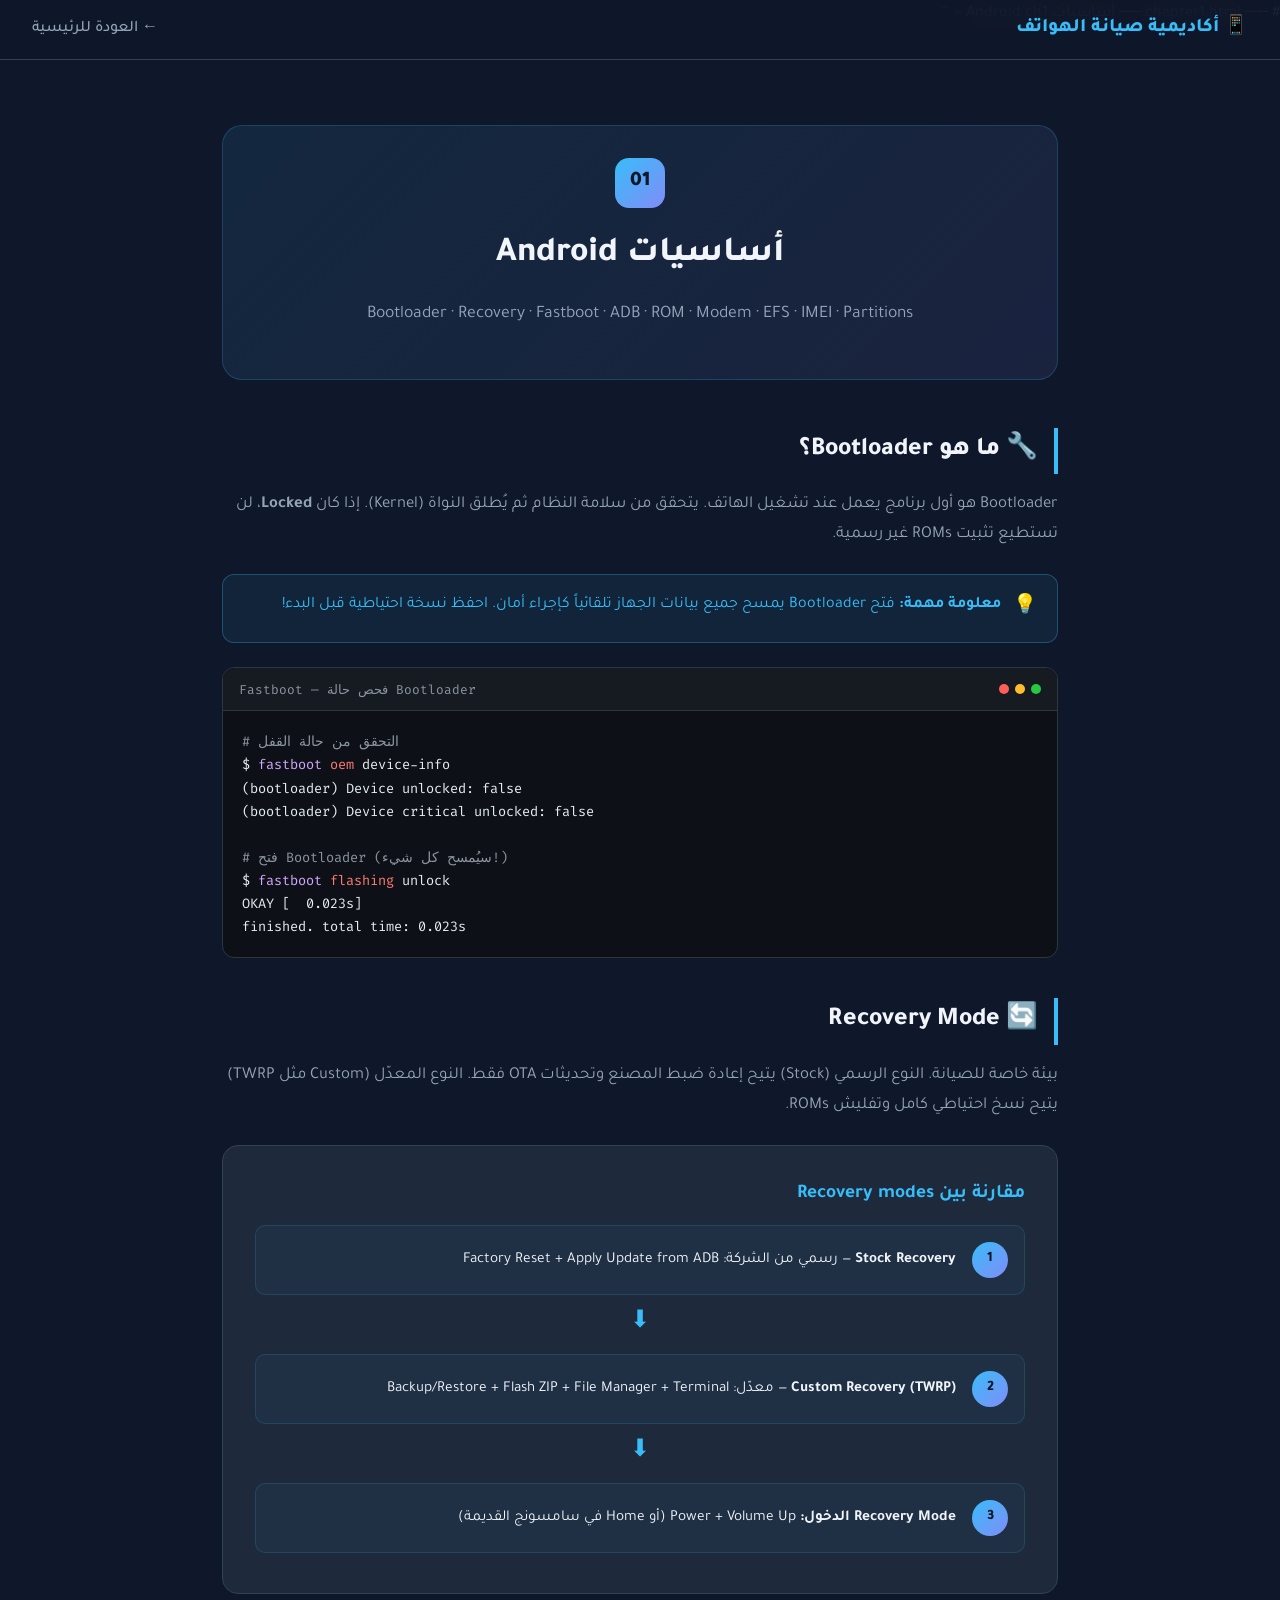
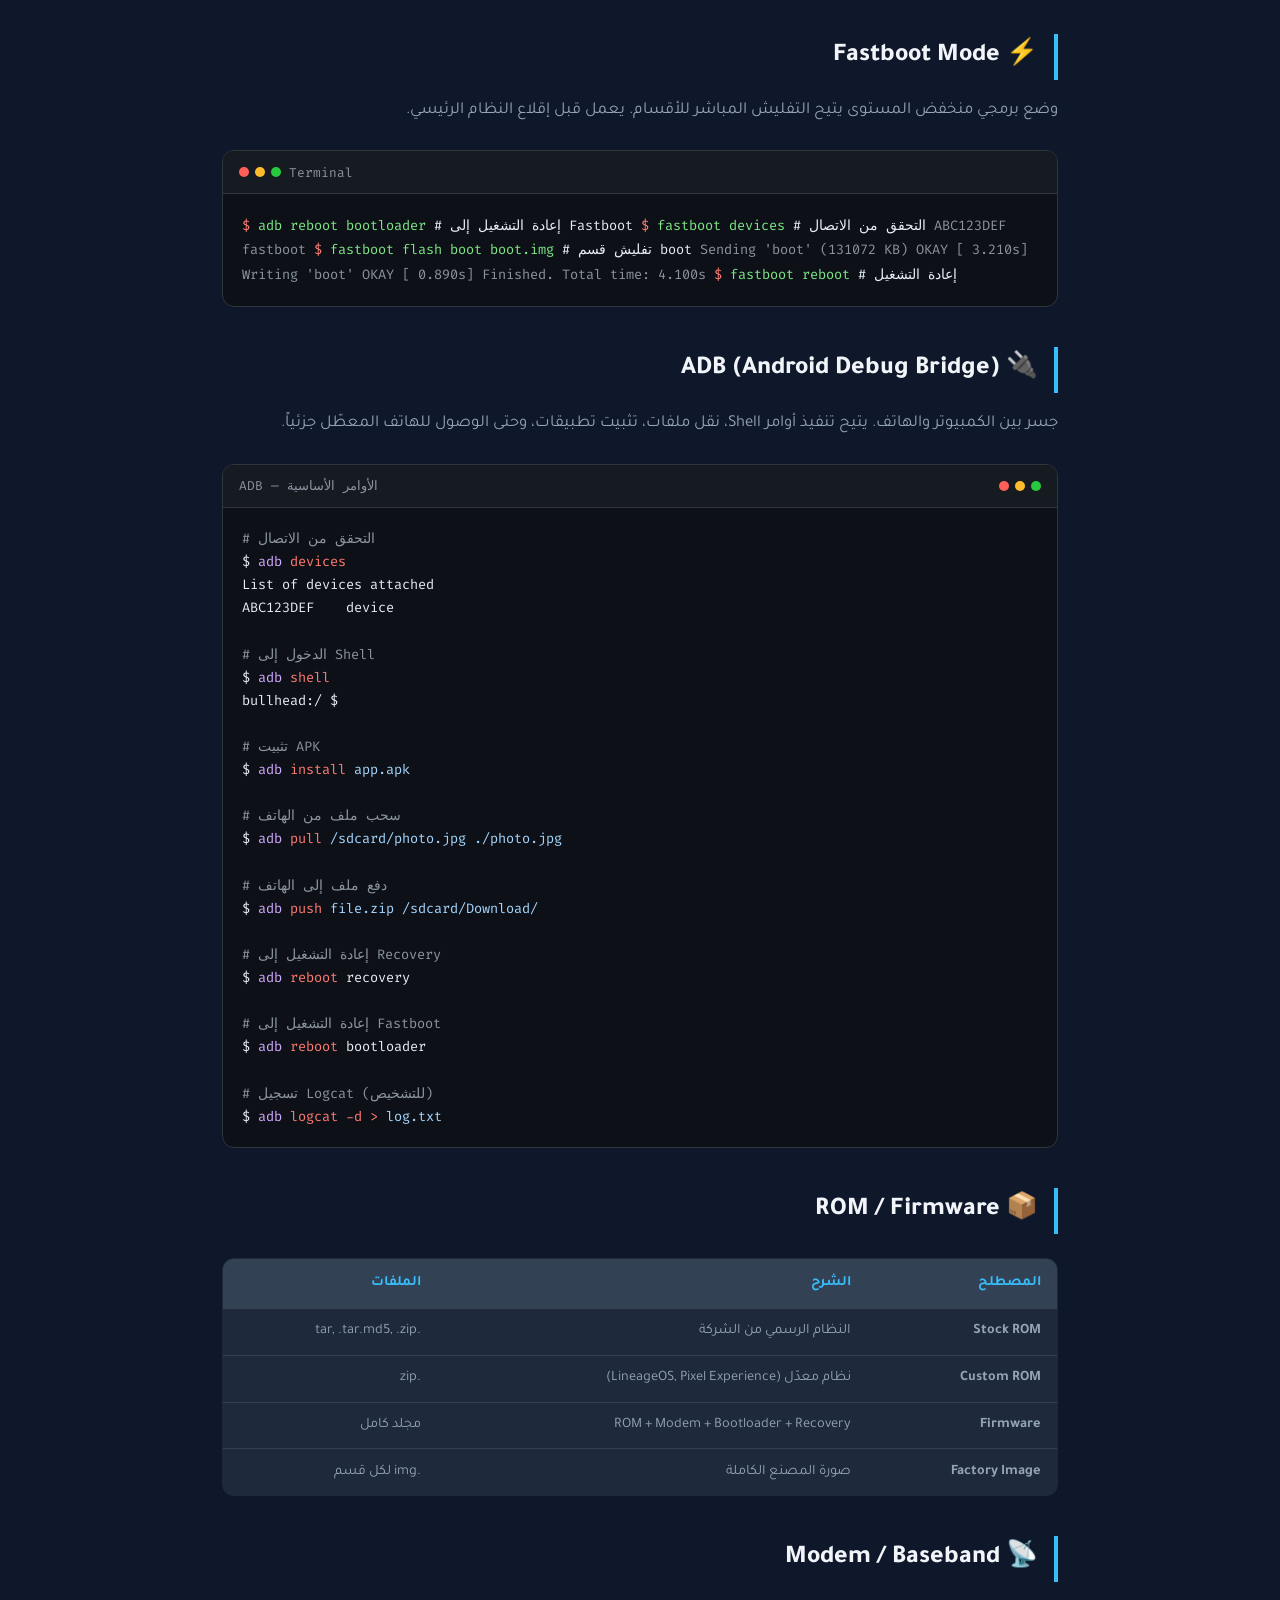
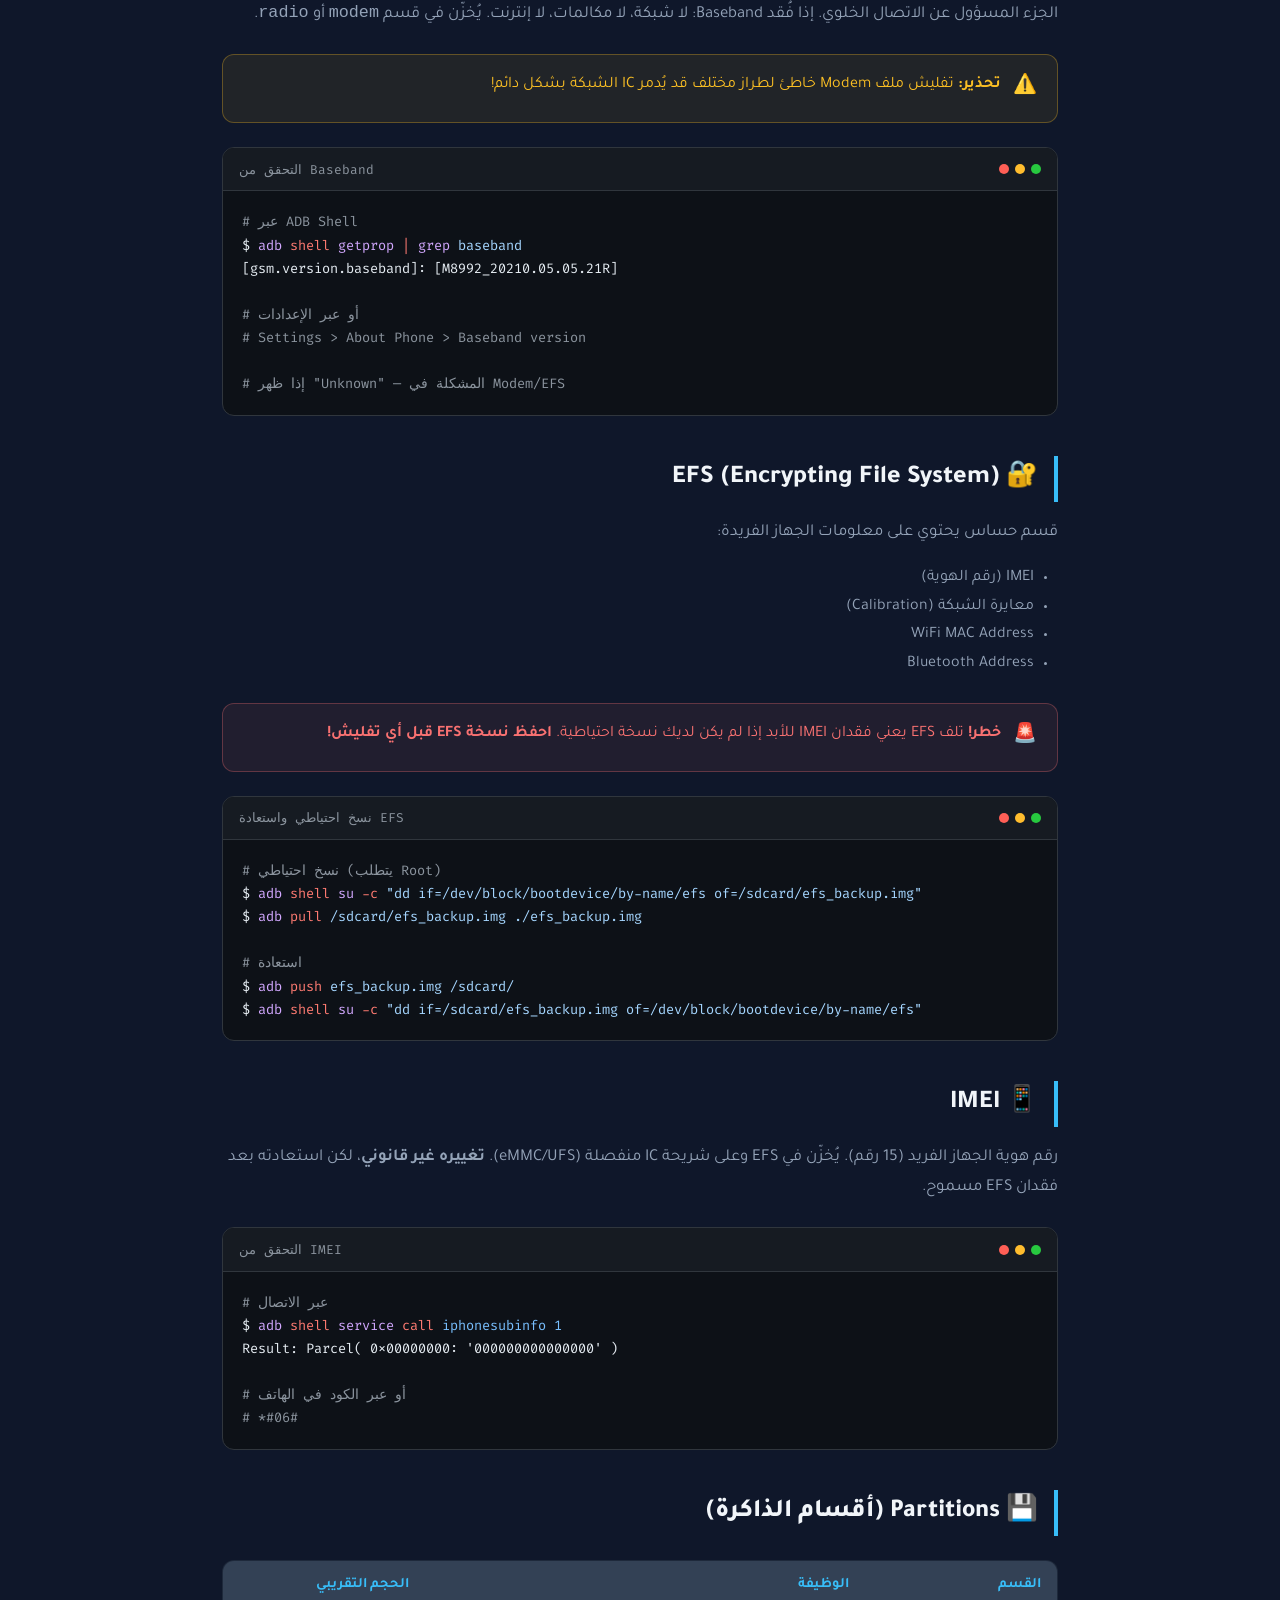
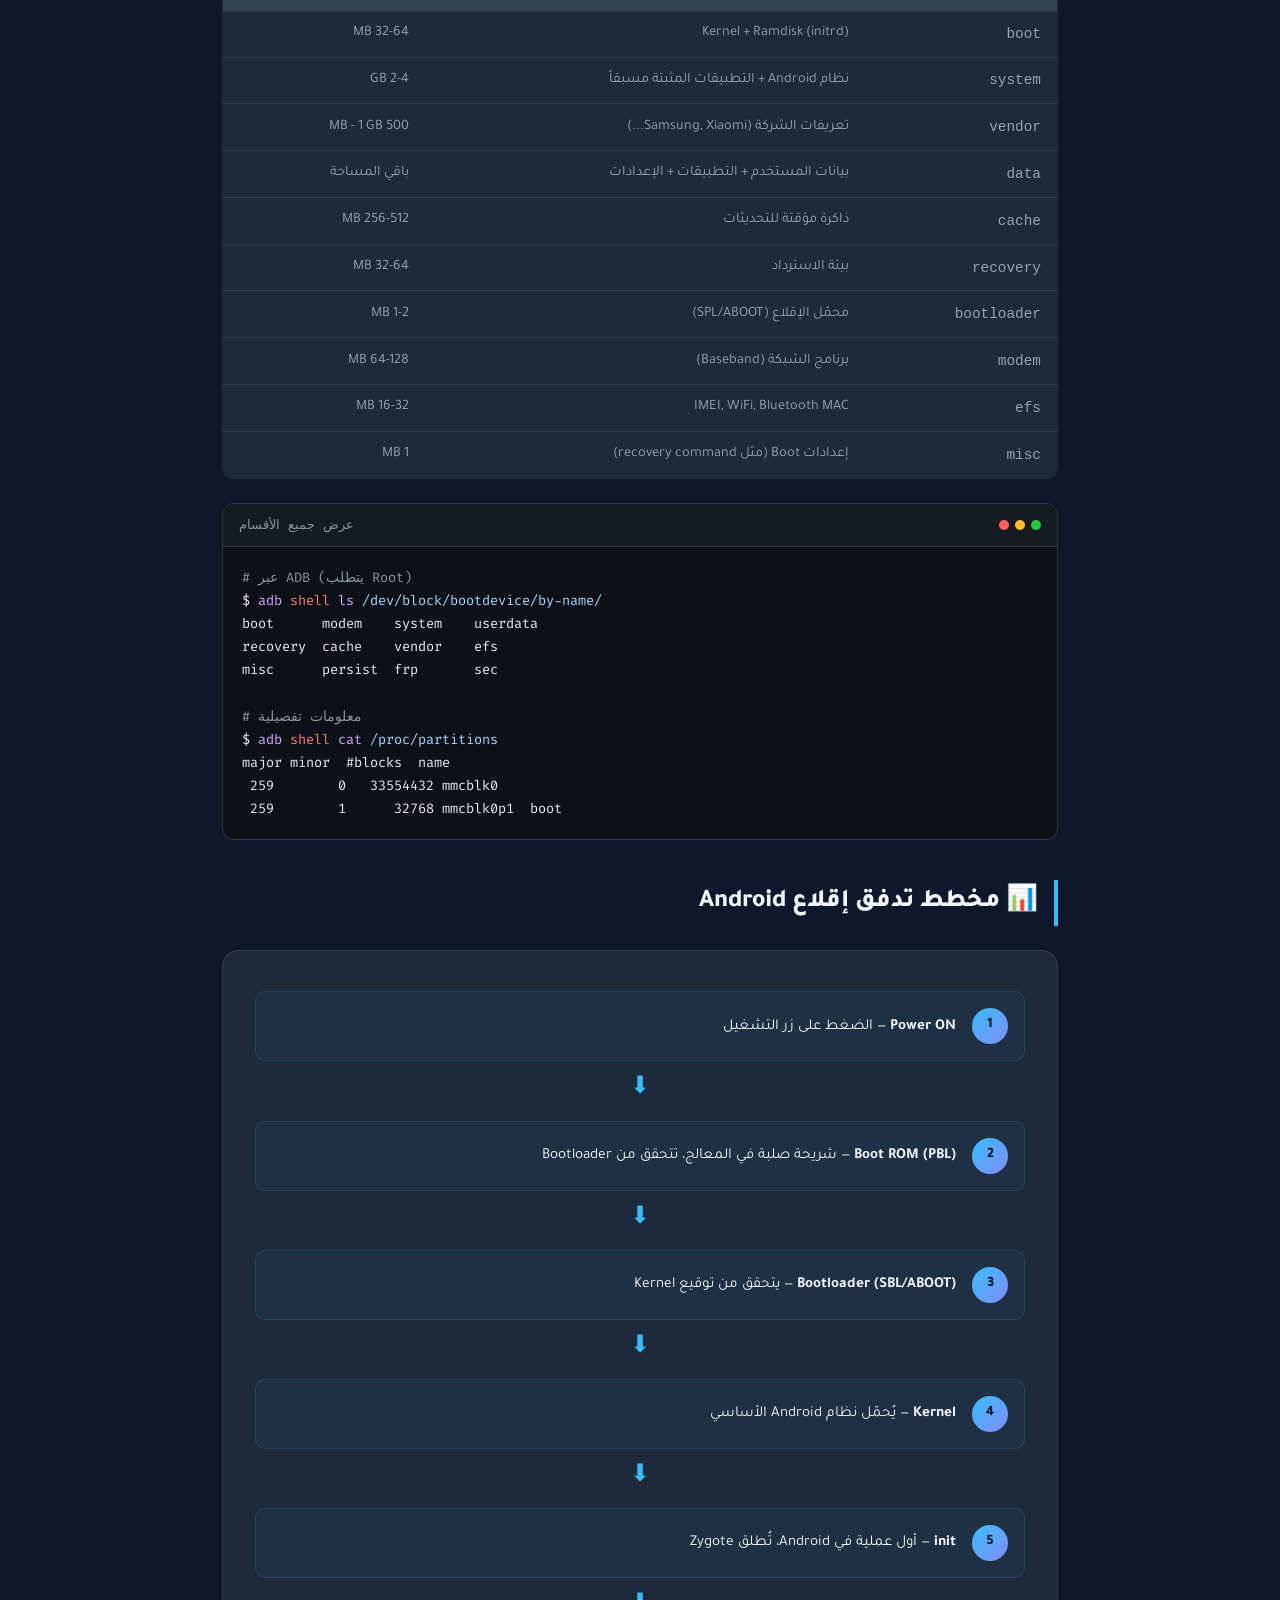
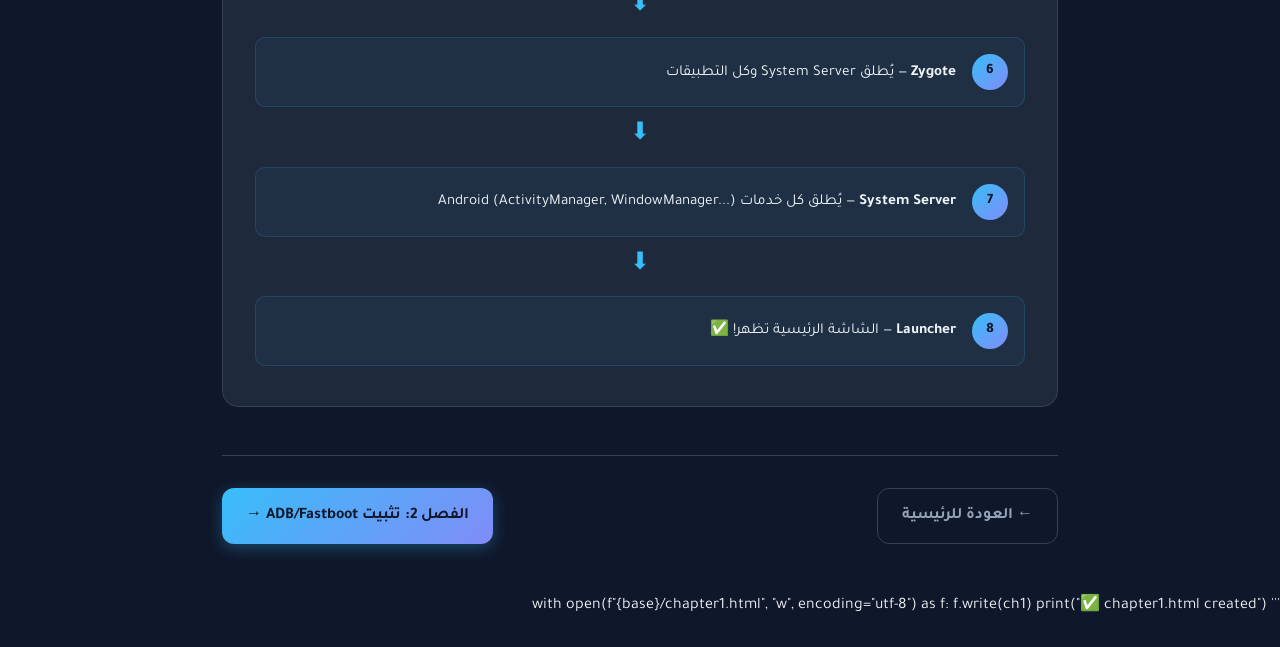
<file: ✅ chapter1.html>
# ── chapter1.html ── أساسيات Android
ch1 = '''<!DOCTYPE html>
<html lang="ar" dir="rtl">
<head>
<meta charset="UTF-8">
<meta name="viewport" content="width=device-width, initial-scale=1.0">
<title>الفصل 1: أساسيات Android | أكاديمية صيانة الهواتف</title>
<link href="https://fonts.googleapis.com/css2?family=Tajawal:wght@400;500;700;800;900&family=Fira+Code:wght@400;600&display=swap" rel="stylesheet">
<style>
:root {
  --c-bg: #0f172a; --c-surface: #1e293b; --c-surface2: #334155;
  --c-primary: #38bdf8; --c-secondary: #818cf8; --c-accent: #f472b6;
  --c-success: #34d399; --c-warning: #fbbf24; --c-danger: #f87171;
  --c-text: #f1f5f9; --c-text2: #94a3b8; --c-border: #334155;
  --glow: 0 0 20px rgba(56,189,248,0.15);
}
* { box-sizing: border-box; margin: 0; padding: 0; }
body { font-family: 'Tajawal', sans-serif; background: var(--c-bg); color: var(--c-text); line-height: 1.8; }

nav {
  position: fixed; top: 0; left: 0; right: 0; z-index: 1000;
  background: rgba(15,23,42,0.9); backdrop-filter: blur(20px);
  border-bottom: 1px solid var(--c-border); padding: 0.75rem 2rem;
  display: flex; align-items: center; justify-content: space-between;
}
.nav-logo { font-weight: 800; font-size: 1.2rem; color: var(--c-primary); text-decoration: none; }
.nav-back { color: var(--c-text2); text-decoration: none; font-weight: 500; transition: color 0.2s; }
.nav-back:hover { color: var(--c-primary); }

main { max-width: 900px; margin: 0 auto; padding: 6rem 2rem 3rem; }

.chapter-header {
  text-align: center; margin-bottom: 3rem; padding: 2rem;
  background: linear-gradient(135deg, rgba(56,189,248,0.1), rgba(129,140,248,0.1));
  border-radius: 20px; border: 1px solid rgba(56,189,248,0.2);
}
.chapter-num {
  display: inline-flex; align-items: center; justify-content: center;
  width: 50px; height: 50px; background: linear-gradient(135deg, var(--c-primary), var(--c-secondary));
  color: #0f172a; font-weight: 900; border-radius: 14px; font-size: 1.3rem; margin-bottom: 1rem;
}
.chapter-header h1 { font-size: 2.2rem; font-weight: 800; margin-bottom: 0.75rem; }
.chapter-header p { color: var(--c-text2); font-size: 1.1rem; }

h2 {
  font-size: 1.6rem; font-weight: 800; margin: 2.5rem 0 1rem;
  padding-right: 1rem; border-right: 4px solid var(--c-primary);
  color: var(--c-text);
}
h3 { font-size: 1.2rem; font-weight: 700; margin: 1.5rem 0 0.75rem; color: var(--c-primary); }
p { color: var(--c-text2); margin-bottom: 1rem; font-size: 1.05rem; }

.code-block {
  background: #0d1117; border: 1px solid #30363d; border-radius: 12px;
  overflow: hidden; margin: 1.5rem 0; direction: ltr; text-align: left;
}
.code-header {
  display: flex; align-items: center; justify-content: space-between;
  padding: 0.6rem 1rem; background: #161b22; border-bottom: 1px solid #30363d;
}
.code-title { font-family: 'Fira Code', monospace; font-size: 0.8rem; color: #8b949e; }
.code-dots { display: flex; gap: 6px; }
.code-dot { width: 10px; height: 10px; border-radius: 50%; }
.code-dot.r { background: #ff5f56; } .code-dot.y { background: #ffbd2e; } .code-dot.g { background: #27c93f; }
pre {
  padding: 1.2rem; overflow-x: auto; font-family: 'Fira Code', monospace;
  font-size: 0.85rem; line-height: 1.7; color: #e6edf3;
}
pre .comment { color: #8b949e; }
pre .keyword { color: #ff7b72; }
pre .string { color: #a5d6ff; }
pre .func { color: #d2a8ff; }
pre .num { color: #79c0ff; }

.terminal {
  background: #0d1117; border: 1px solid #30363d; border-radius: 12px;
  overflow: hidden; margin: 1.5rem 0; direction: ltr; text-align: left;
}
.terminal-header {
  display: flex; align-items: center; gap: 0.5rem;
  padding: 0.6rem 1rem; background: #161b22; border-bottom: 1px solid #30363d;
}
.terminal-body {
  padding: 1.2rem; font-family: 'Fira Code', monospace;
  font-size: 0.85rem; line-height: 1.8; color: #e6edf3;
}
.terminal-body .cmd { color: #7ee787; }
.terminal-body .output { color: #8b949e; }
.terminal-body .prompt { color: #ff7b72; }

.data-table {
  width: 100%; border-collapse: collapse; margin: 1.5rem 0;
  background: var(--c-surface); border-radius: 12px; overflow: hidden;
  border: 1px solid var(--c-border);
}
.data-table th {
  background: var(--c-surface2); padding: 1rem; text-align: right;
  font-weight: 700; color: var(--c-primary); font-size: 0.9rem;
}
.data-table td {
  padding: 0.9rem 1rem; border-top: 1px solid var(--c-border);
  color: var(--c-text2); font-size: 0.9rem;
}
.data-table tr:hover td { background: rgba(56,189,248,0.05); }

.alert {
  padding: 1rem 1.25rem; border-radius: 12px; margin: 1.5rem 0;
  display: flex; align-items: flex-start; gap: 0.75rem; border: 1px solid;
}
.alert-info { background: rgba(56,189,248,0.08); border-color: rgba(56,189,248,0.3); color: var(--c-primary); }
.alert-warn { background: rgba(251,191,36,0.08); border-color: rgba(251,191,36,0.3); color: var(--c-warning); }
.alert-danger { background: rgba(248,113,113,0.08); border-color: rgba(248,113,113,0.3); color: var(--c-danger); }
.alert-success { background: rgba(52,211,153,0.08); border-color: rgba(52,211,153,0.3); color: var(--c-success); }
.alert-icon { font-size: 1.2rem; flex-shrink: 0; }

.img-wrap {
  border-radius: 16px; overflow: hidden; margin: 1.5rem 0;
  border: 1px solid var(--c-border); background: var(--c-surface);
}
.img-wrap img { width: 100%; height: auto; display: block; }
.img-caption {
  padding: 0.75rem 1rem; text-align: center; color: var(--c-text2);
  font-size: 0.85rem; background: var(--c-surface); border-top: 1px solid var(--c-border);
}

.diagram-box {
  background: var(--c-surface); border: 1px solid var(--c-border);
  border-radius: 16px; padding: 2rem; margin: 1.5rem 0;
}
.diagram-step {
  display: flex; align-items: center; gap: 1rem;
  padding: 1rem; margin: 0.5rem 0; border-radius: 10px;
  background: rgba(56,189,248,0.05); border: 1px solid rgba(56,189,248,0.15);
}
.diagram-step .num {
  width: 36px; height: 36px; border-radius: 50%;
  background: linear-gradient(135deg, var(--c-primary), var(--c-secondary));
  color: #0f172a; display: flex; align-items: center; justify-content: center;
  font-weight: 800; font-size: 0.9rem; flex-shrink: 0;
}
.diagram-step .text { font-size: 0.95rem; color: var(--c-text); }
.diagram-arrow {
  text-align: center; font-size: 1.5rem; color: var(--c-primary); margin: 0.25rem 0;
}

.next-prev {
  display: flex; justify-content: space-between; margin-top: 3rem;
  padding-top: 2rem; border-top: 1px solid var(--c-border);
}
.next-prev a {
  display: inline-flex; align-items: center; gap: 0.5rem;
  padding: 0.8rem 1.5rem; border-radius: 12px;
  text-decoration: none; font-weight: 700; transition: all 0.3s;
}
.next-prev .prev { color: var(--c-text2); border: 1px solid var(--c-border); }
.next-prev .prev:hover { border-color: var(--c-primary); color: var(--c-primary); }
.next-prev .next {
  background: linear-gradient(135deg, var(--c-primary), var(--c-secondary));
  color: #0f172a; box-shadow: 0 4px 15px rgba(56,189,248,0.3);
}
.next-prev .next:hover { transform: translateX(-3px); }

::-webkit-scrollbar { width: 8px; }
::-webkit-scrollbar-track { background: var(--c-bg); }
::-webkit-scrollbar-thumb { background: var(--c-surface2); border-radius: 4px; }
::-webkit-scrollbar-thumb:hover { background: var(--c-primary); }

@media (max-width: 768px) {
  main { padding: 5rem 1rem 2rem; }
  .chapter-header h1 { font-size: 1.6rem; }
  h2 { font-size: 1.3rem; }
}
</style>
</head>
<body>

<nav>
  <a href="index.html" class="nav-logo">📱 أكاديمية صيانة الهواتف</a>
  <a href="index.html" class="nav-back">← العودة للرئيسية</a>
</nav>

<main>

<div class="chapter-header">
  <div class="chapter-num">01</div>
  <h1>أساسيات Android</h1>
  <p>Bootloader · Recovery · Fastboot · ADB · ROM · Modem · EFS · IMEI · Partitions</p>
</div>

<h2>🔧 ما هو Bootloader؟</h2>
<p>Bootloader هو أول برنامج يعمل عند تشغيل الهاتف. يتحقق من سلامة النظام ثم يُطلق النواة (Kernel). إذا كان <strong>Locked</strong>، لن تستطيع تثبيت ROMs غير رسمية.</p>

<div class="alert alert-info">
  <span class="alert-icon">💡</span>
  <div><strong>معلومة مهمة:</strong> فتح Bootloader يمسح جميع بيانات الجهاز تلقائياً كإجراء أمان. احفظ نسخة احتياطية قبل البدء!</div>
</div>

<div class="code-block">
  <div class="code-header">
    <span class="code-title">Fastboot — فحص حالة Bootloader</span>
    <div class="code-dots"><span class="code-dot r"></span><span class="code-dot y"></span><span class="code-dot g"></span></div>
  </div>
  <pre><span class="comment"># التحقق من حالة القفل</span>
<span class="prompt">$</span> <span class="func">fastboot</span> <span class="keyword">oem</span> device-info
<span class="output">(bootloader) Device unlocked: false</span>
<span class="output">(bootloader) Device critical unlocked: false</span>

<span class="comment"># فتح Bootloader (سيُمسح كل شيء!)</span>
<span class="prompt">$</span> <span class="func">fastboot</span> <span class="keyword">flashing</span> unlock
<span class="output">OKAY [  0.023s]</span>
<span class="output">finished. total time: 0.023s</span></pre>
</div>

<h2>🔄 Recovery Mode</h2>
<p>بيئة خاصة للصيانة. النوع الرسمي (Stock) يتيح إعادة ضبط المصنع وتحديثات OTA فقط. النوع المعدّل (Custom مثل TWRP) يتيح نسخ احتياطي كامل وتفليش ROMs.</p>

<div class="diagram-box">
  <h3 style="margin-top:0">مقارنة بين Recovery modes</h3>
  <div class="diagram-step">
    <div class="num">1</div>
    <div class="text"><strong>Stock Recovery</strong> — رسمي من الشركة: Factory Reset + Apply Update from ADB</div>
  </div>
  <div class="diagram-arrow">⬇</div>
  <div class="diagram-step">
    <div class="num">2</div>
    <div class="text"><strong>Custom Recovery (TWRP)</strong> — معدّل: Backup/Restore + Flash ZIP + File Manager + Terminal</div>
  </div>
  <div class="diagram-arrow">⬇</div>
  <div class="diagram-step">
    <div class="num">3</div>
    <div class="text"><strong>Recovery Mode الدخول:</strong> Power + Volume Up (أو Home في سامسونج القديمة)</div>
  </div>
</div>

<h2>⚡ Fastboot Mode</h2>
<p>وضع برمجي منخفض المستوى يتيح التفليش المباشر للأقسام. يعمل قبل إقلاع النظام الرئيسي.</p>

<div class="terminal">
  <div class="terminal-header">
    <div class="code-dots"><span class="code-dot r"></span><span class="code-dot y"></span><span class="code-dot g"></span></div>
    <span class="code-title">Terminal</span>
  </div>
  <div class="terminal-body">
<span class="prompt">$</span> <span class="cmd">adb reboot bootloader</span>          <span class="comment"># إعادة التشغيل إلى Fastboot</span>
<span class="prompt">$</span> <span class="cmd">fastboot devices</span>                 <span class="comment"># التحقق من الاتصال</span>
<span class="output">ABC123DEF    fastboot</span>
<span class="prompt">$</span> <span class="cmd">fastboot flash boot boot.img</span>     <span class="comment"># تفليش قسم boot</span>
<span class="output">Sending 'boot' (131072 KB)       OKAY [  3.210s]</span>
<span class="output">Writing 'boot'                   OKAY [  0.890s]</span>
<span class="output">Finished. Total time: 4.100s</span>
<span class="prompt">$</span> <span class="cmd">fastboot reboot</span>                  <span class="comment"># إعادة التشغيل</span>
  </div>
</div>

<h2>🔌 ADB (Android Debug Bridge)</h2>
<p>جسر بين الكمبيوتر والهاتف. يتيح تنفيذ أوامر Shell، نقل ملفات، تثبيت تطبيقات، وحتى الوصول للهاتف المعطّل جزئياً.</p>

<div class="code-block">
  <div class="code-header">
    <span class="code-title">ADB — الأوامر الأساسية</span>
    <div class="code-dots"><span class="code-dot r"></span><span class="code-dot y"></span><span class="code-dot g"></span></div>
  </div>
  <pre><span class="comment"># التحقق من الاتصال</span>
<span class="prompt">$</span> <span class="func">adb</span> <span class="keyword">devices</span>
<span class="output">List of devices attached</span>
<span class="output">ABC123DEF    device</span>

<span class="comment"># الدخول إلى Shell</span>
<span class="prompt">$</span> <span class="func">adb</span> <span class="keyword">shell</span>
<span class="output">bullhead:/ $</span>

<span class="comment"># تثبيت APK</span>
<span class="prompt">$</span> <span class="func">adb</span> <span class="keyword">install</span> <span class="string">app.apk</span>

<span class="comment"># سحب ملف من الهاتف</span>
<span class="prompt">$</span> <span class="func">adb</span> <span class="keyword">pull</span> <span class="string">/sdcard/photo.jpg</span> <span class="string">./photo.jpg</span>

<span class="comment"># دفع ملف إلى الهاتف</span>
<span class="prompt">$</span> <span class="func">adb</span> <span class="keyword">push</span> <span class="string">file.zip</span> <span class="string">/sdcard/Download/</span>

<span class="comment"># إعادة التشغيل إلى Recovery</span>
<span class="prompt">$</span> <span class="func">adb</span> <span class="keyword">reboot</span> recovery

<span class="comment"># إعادة التشغيل إلى Fastboot</span>
<span class="prompt">$</span> <span class="func">adb</span> <span class="keyword">reboot</span> bootloader

<span class="comment"># تسجيل Logcat (للتشخيص)</span>
<span class="prompt">$</span> <span class="func">adb</span> <span class="keyword">logcat</span> <span class="keyword">-d</span> <span class="keyword">></span> <span class="string">log.txt</span></pre>
</div>

<h2>📦 ROM / Firmware</h2>

<table class="data-table">
  <tr>
    <th>المصطلح</th>
    <th>الشرح</th>
    <th>الملفات</th>
  </tr>
  <tr>
    <td><strong>Stock ROM</strong></td>
    <td>النظام الرسمي من الشركة</td>
    <td>.tar, .tar.md5, .zip</td>
  </tr>
  <tr>
    <td><strong>Custom ROM</strong></td>
    <td>نظام معدّل (LineageOS, Pixel Experience)</td>
    <td>.zip</td>
  </tr>
  <tr>
    <td><strong>Firmware</strong></td>
    <td>ROM + Modem + Bootloader + Recovery</td>
    <td>مجلد كامل</td>
  </tr>
  <tr>
    <td><strong>Factory Image</strong></td>
    <td>صورة المصنع الكاملة</td>
    <td>.img لكل قسم</td>
  </tr>
</table>

<h2>📡 Modem / Baseband</h2>
<p>الجزء المسؤول عن الاتصال الخلوي. إذا فُقد Baseband: لا شبكة، لا مكالمات، لا إنترنت. يُخزّن في قسم <code>modem</code> أو <code>radio</code>.</p>

<div class="alert alert-warn">
  <span class="alert-icon">⚠️</span>
  <div><strong>تحذير:</strong> تفليش ملف Modem خاطئ لطراز مختلف قد يُدمر IC الشبكة بشكل دائم!</div>
</div>

<div class="code-block">
  <div class="code-header">
    <span class="code-title">التحقق من Baseband</span>
    <div class="code-dots"><span class="code-dot r"></span><span class="code-dot y"></span><span class="code-dot g"></span></div>
  </div>
  <pre><span class="comment"># عبر ADB Shell</span>
<span class="prompt">$</span> <span class="func">adb</span> <span class="keyword">shell</span> <span class="func">getprop</span> <span class="keyword">|</span> <span class="func">grep</span> <span class="string">baseband</span>
<span class="output">[gsm.version.baseband]: [M8992_20210.05.05.21R]</span>

<span class="comment"># أو عبر الإعدادات</span>
<span class="comment"># Settings > About Phone > Baseband version</span>

<span class="comment"># إذا ظهر "Unknown" — المشكلة في Modem/EFS</span></pre>
</div>

<h2>🔐 EFS (Encrypting File System)</h2>
<p>قسم حساس يحتوي على معلومات الجهاز الفريدة:</p>
<ul style="color:var(--c-text2); margin:1rem 0; padding-right:1.5rem;">
  <li>IMEI (رقم الهوية)</li>
  <li>معايرة الشبكة (Calibration)</li>
  <li>WiFi MAC Address</li>
  <li>Bluetooth Address</li>
</ul>

<div class="alert alert-danger">
  <span class="alert-icon">🚨</span>
  <div><strong>خطر!</strong> تلف EFS يعني فقدان IMEI للأبد إذا لم يكن لديك نسخة احتياطية. <strong>احفظ نسخة EFS قبل أي تفليش!</strong></div>
</div>

<div class="code-block">
  <div class="code-header">
    <span class="code-title">نسخ احتياطي واستعادة EFS</span>
    <div class="code-dots"><span class="code-dot r"></span><span class="code-dot y"></span><span class="code-dot g"></span></div>
  </div>
  <pre><span class="comment"># نسخ احتياطي (يتطلب Root)</span>
<span class="prompt">$</span> <span class="func">adb</span> <span class="keyword">shell</span> <span class="func">su</span> <span class="keyword">-c</span> <span class="string">"dd if=/dev/block/bootdevice/by-name/efs of=/sdcard/efs_backup.img"</span>
<span class="prompt">$</span> <span class="func">adb</span> <span class="keyword">pull</span> <span class="string">/sdcard/efs_backup.img</span> <span class="string">./efs_backup.img</span>

<span class="comment"># استعادة</span>
<span class="prompt">$</span> <span class="func">adb</span> <span class="keyword">push</span> <span class="string">efs_backup.img</span> <span class="string">/sdcard/</span>
<span class="prompt">$</span> <span class="func">adb</span> <span class="keyword">shell</span> <span class="func">su</span> <span class="keyword">-c</span> <span class="string">"dd if=/sdcard/efs_backup.img of=/dev/block/bootdevice/by-name/efs"</span></pre>
</div>

<h2>📱 IMEI</h2>
<p>رقم هوية الجهاز الفريد (15 رقم). يُخزّن في EFS وعلى شريحة IC منفصلة (eMMC/UFS). <strong>تغييره غير قانوني</strong>، لكن استعادته بعد فقدان EFS مسموح.</p>

<div class="code-block">
  <div class="code-header">
    <span class="code-title">التحقق من IMEI</span>
    <div class="code-dots"><span class="code-dot r"></span><span class="code-dot y"></span><span class="code-dot g"></span></div>
  </div>
  <pre><span class="comment"># عبر الاتصال</span>
<span class="prompt">$</span> <span class="func">adb</span> <span class="keyword">shell</span> <span class="func">service</span> <span class="keyword">call</span> <span class="num">iphonesubinfo</span> <span class="num">1</span>
<span class="output">Result: Parcel( 0x00000000: '000000000000000' )</span>

<span class="comment"># أو عبر الكود في الهاتف</span>
<span class="comment"># *#06#</span></pre>
</div>

<h2>💾 Partitions (أقسام الذاكرة)</h2>

<table class="data-table">
  <tr>
    <th>القسم</th>
    <th>الوظيفة</th>
    <th>الحجم التقريبي</th>
  </tr>
  <tr>
    <td><code>boot</code></td>
    <td>Kernel + Ramdisk (initrd)</td>
    <td>32-64 MB</td>
  </tr>
  <tr>
    <td><code>system</code></td>
    <td>نظام Android + التطبيقات المثبتة مسبقاً</td>
    <td>2-4 GB</td>
  </tr>
  <tr>
    <td><code>vendor</code></td>
    <td>تعريفات الشركة (Samsung, Xiaomi...)</td>
    <td>500 MB - 1 GB</td>
  </tr>
  <tr>
    <td><code>data</code></td>
    <td>بيانات المستخدم + التطبيقات + الإعدادات</td>
    <td>باقي المساحة</td>
  </tr>
  <tr>
    <td><code>cache</code></td>
    <td>ذاكرة مؤقتة للتحديثات</td>
    <td>256-512 MB</td>
  </tr>
  <tr>
    <td><code>recovery</code></td>
    <td>بيئة الاسترداد</td>
    <td>32-64 MB</td>
  </tr>
  <tr>
    <td><code>bootloader</code></td>
    <td>محمّل الإقلاع (SPL/ABOOT)</td>
    <td>1-2 MB</td>
  </tr>
  <tr>
    <td><code>modem</code></td>
    <td>برنامج الشبكة (Baseband)</td>
    <td>64-128 MB</td>
  </tr>
  <tr>
    <td><code>efs</code></td>
    <td>IMEI, WiFi, Bluetooth MAC</td>
    <td>16-32 MB</td>
  </tr>
  <tr>
    <td><code>misc</code></td>
    <td>إعدادات Boot (مثل recovery command)</td>
    <td>1 MB</td>
  </tr>
</table>

<div class="code-block">
  <div class="code-header">
    <span class="code-title">عرض جميع الأقسام</span>
    <div class="code-dots"><span class="code-dot r"></span><span class="code-dot y"></span><span class="code-dot g"></span></div>
  </div>
  <pre><span class="comment"># عبر ADB (يتطلب Root)</span>
<span class="prompt">$</span> <span class="func">adb</span> <span class="keyword">shell</span> <span class="func">ls</span> <span class="string">/dev/block/bootdevice/by-name/</span>
<span class="output">boot      modem    system    userdata</span>
<span class="output">recovery  cache    vendor    efs</span>
<span class="output">misc      persist  frp       sec</span>

<span class="comment"># معلومات تفصيلية</span>
<span class="prompt">$</span> <span class="func">adb</span> <span class="keyword">shell</span> <span class="func">cat</span> <span class="string">/proc/partitions</span>
<span class="output">major minor  #blocks  name</span>
<span class="output"> 259        0   33554432 mmcblk0</span>
<span class="output"> 259        1      32768 mmcblk0p1  boot</span></pre>
</div>

<h2>📊 مخطط تدفق إقلاع Android</h2>

<div class="diagram-box">
  <div class="diagram-step">
    <div class="num">1</div>
    <div class="text"><strong>Power ON</strong> — الضغط على زر التشغيل</div>
  </div>
  <div class="diagram-arrow">⬇</div>
  <div class="diagram-step">
    <div class="num">2</div>
    <div class="text"><strong>Boot ROM (PBL)</strong> — شريحة صلبة في المعالج، تتحقق من Bootloader</div>
  </div>
  <div class="diagram-arrow">⬇</div>
  <div class="diagram-step">
    <div class="num">3</div>
    <div class="text"><strong>Bootloader (SBL/ABOOT)</strong> — يتحقق من توقيع Kernel</div>
  </div>
  <div class="diagram-arrow">⬇</div>
  <div class="diagram-step">
    <div class="num">4</div>
    <div class="text"><strong>Kernel</strong> — يُحمّل نظام Android الأساسي</div>
  </div>
  <div class="diagram-arrow">⬇</div>
  <div class="diagram-step">
    <div class="num">5</div>
    <div class="text"><strong>init</strong> — أول عملية في Android، تُطلق Zygote</div>
  </div>
  <div class="diagram-arrow">⬇</div>
  <div class="diagram-step">
    <div class="num">6</div>
    <div class="text"><strong>Zygote</strong> — يُطلق System Server وكل التطبيقات</div>
  </div>
  <div class="diagram-arrow">⬇</div>
  <div class="diagram-step">
    <div class="num">7</div>
    <div class="text"><strong>System Server</strong> — يُطلق كل خدمات Android (ActivityManager, WindowManager...)</div>
  </div>
  <div class="diagram-arrow">⬇</div>
  <div class="diagram-step">
    <div class="num">8</div>
    <div class="text"><strong>Launcher</strong> — الشاشة الرئيسية تظهر! ✅</div>
  </div>
</div>

<div class="next-prev">
  <a href="index.html" class="prev">← العودة للرئيسية</a>
  <a href="chapter2.html" class="next">الفصل 2: تثبيت ADB/Fastboot →</a>
</div>

</main>

</body>
</html>'''

with open(f"{base}/chapter1.html", "w", encoding="utf-8") as f:
    f.write(ch1)

print("✅ chapter1.html created")
</file>
